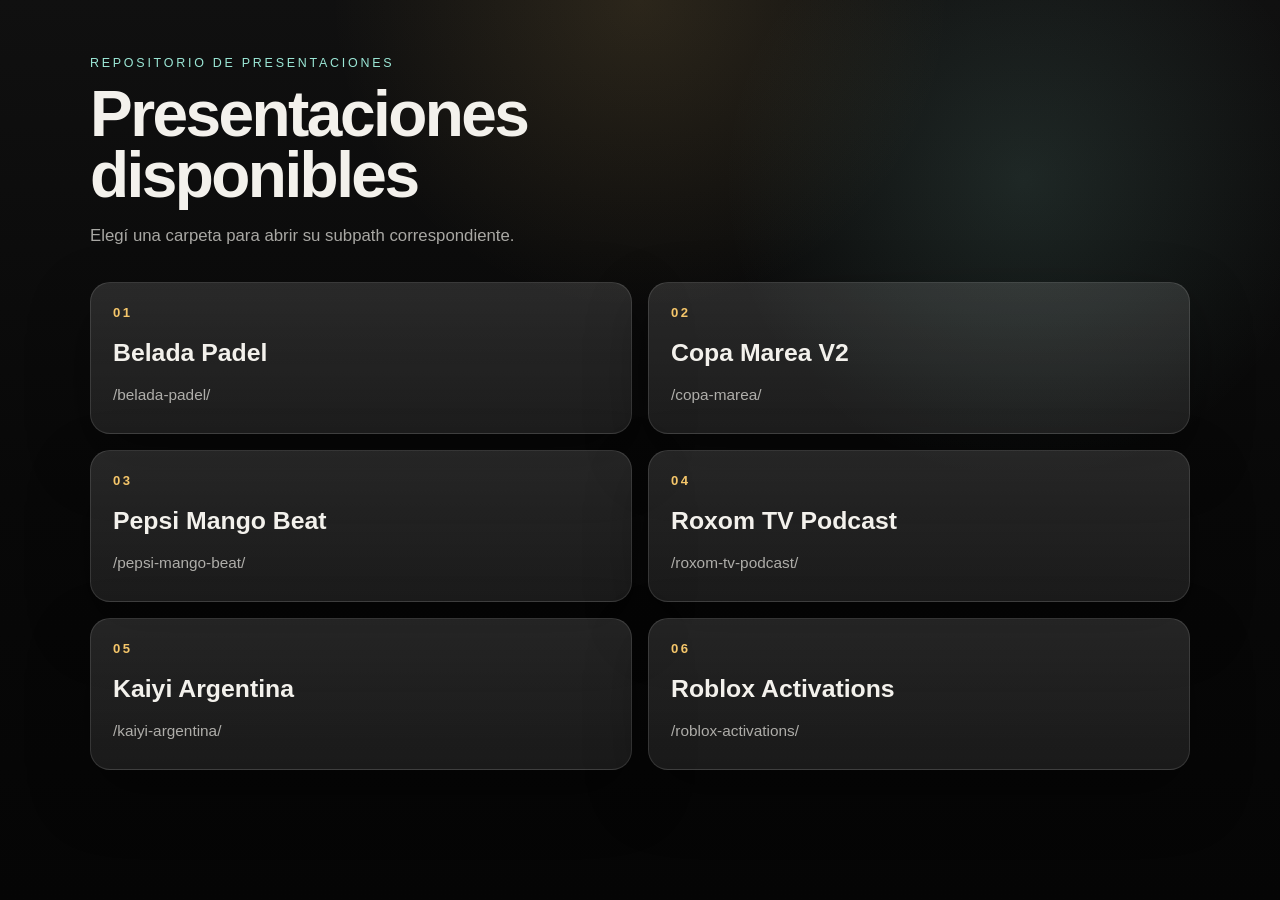
<file: index.html>
<!doctype html>
<html lang="es">
  <head>
    <meta charset="utf-8" />
    <meta name="viewport" content="width=device-width, initial-scale=1" />
    <meta name="description" content="Índice de presentaciones disponibles en este repositorio." />
    <title>Presentaciones</title>
    <link rel="stylesheet" href="/styles.css" />
  </head>
  <body>
    <main class="shell">
      <section class="hero">
        <p class="eyebrow">Repositorio de presentaciones</p>
        <h1>Presentaciones disponibles</h1>
        <p class="lead">
          Elegí una carpeta para abrir su subpath correspondiente.
        </p>
      </section>

      <section class="grid" aria-label="Lista de presentaciones">
        <a class="card" href="/belada-padel/">
          <span class="card-kicker">01</span>
          <span class="card-title">Belada Padel</span>
          <span class="card-path">/belada-padel/</span>
        </a>

        <a class="card" href="/copa-marea/">
          <span class="card-kicker">02</span>
          <span class="card-title">Copa Marea V2</span>
          <span class="card-path">/copa-marea/</span>
        </a>

        <a class="card" href="/pepsi-mango-beat/">
          <span class="card-kicker">03</span>
          <span class="card-title">Pepsi Mango Beat</span>
          <span class="card-path">/pepsi-mango-beat/</span>
        </a>

        <a class="card" href="/roxom-tv-podcast/">
          <span class="card-kicker">04</span>
          <span class="card-title">Roxom TV Podcast</span>
          <span class="card-path">/roxom-tv-podcast/</span>
        </a>

        <a class="card" href="/kaiyi-argentina/">
          <span class="card-kicker">05</span>
          <span class="card-title">Kaiyi Argentina</span>
          <span class="card-path">/kaiyi-argentina/</span>
        </a>

        <a class="card" href="/roblox-activations/">
          <span class="card-kicker">06</span>
          <span class="card-title">Roblox Activations</span>
          <span class="card-path">/roblox-activations/</span>
        </a>
      </section>
    </main>
  </body>
</html>
</file>
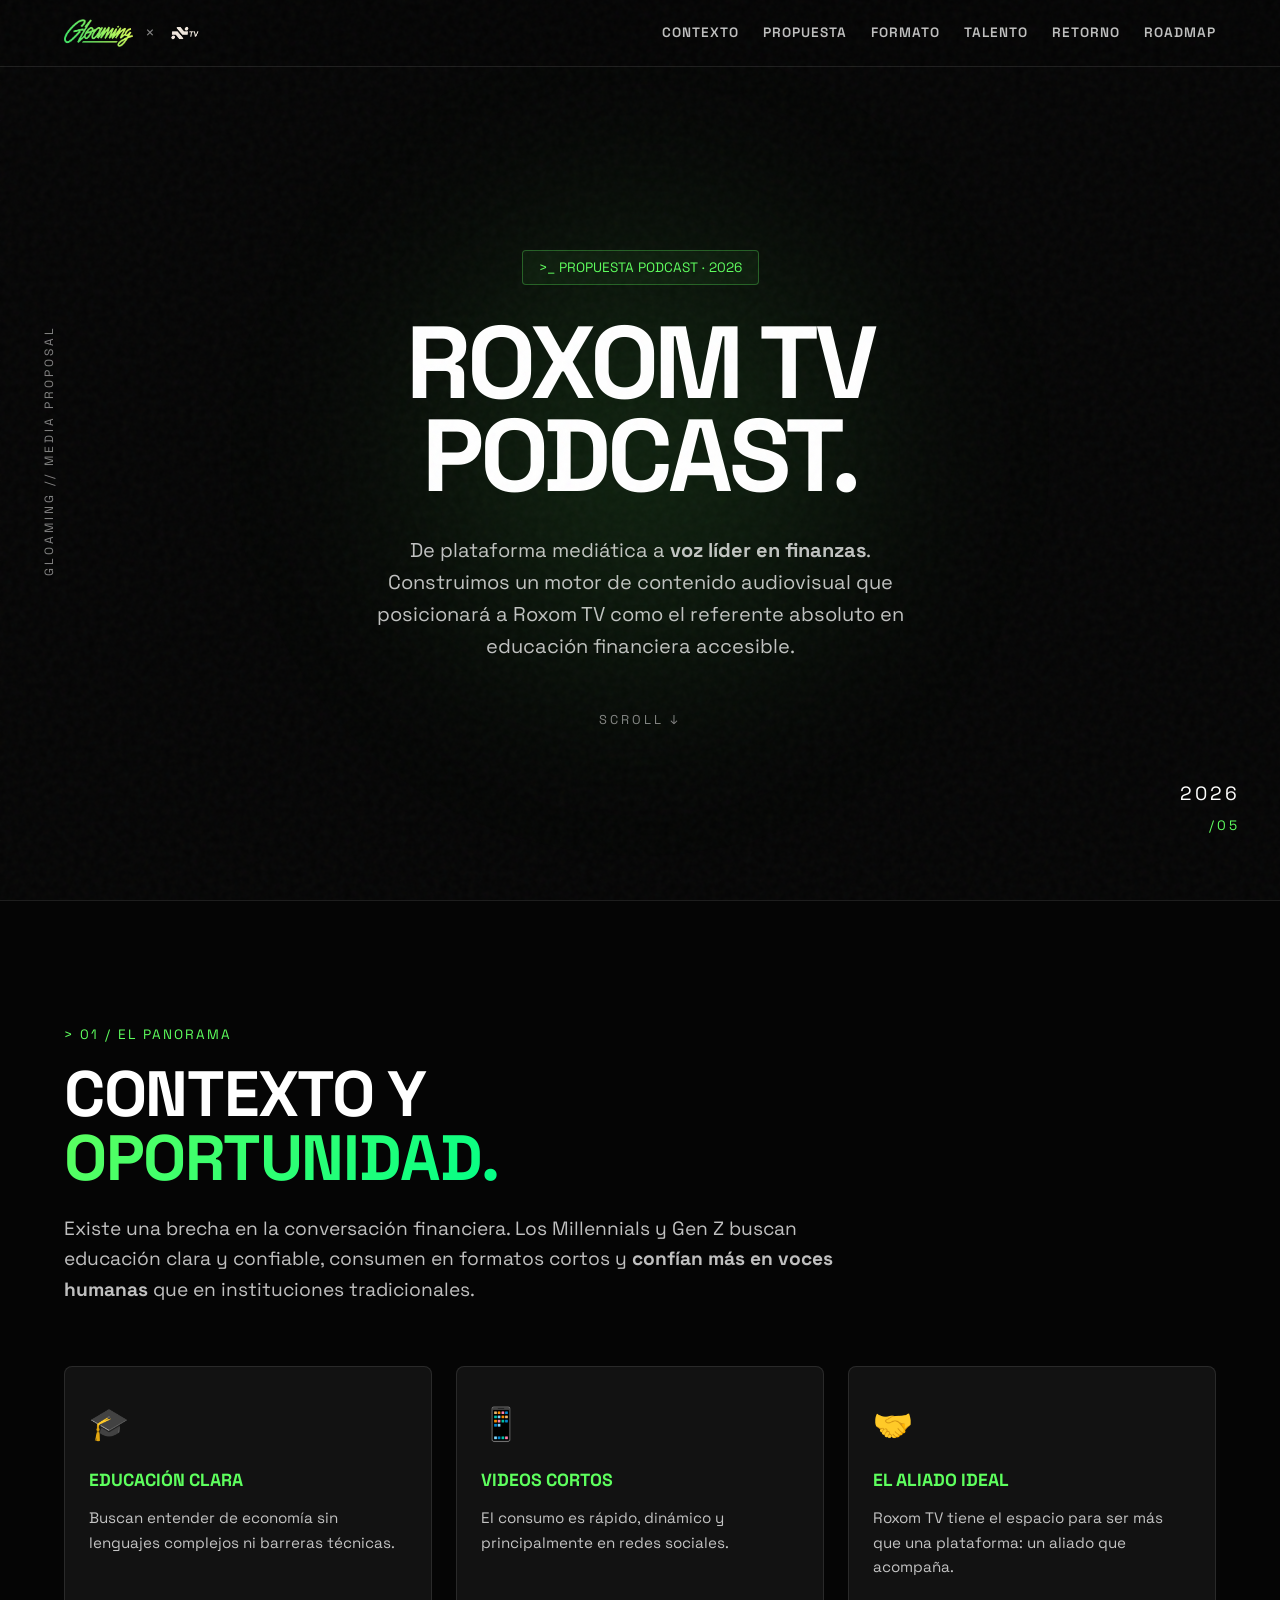
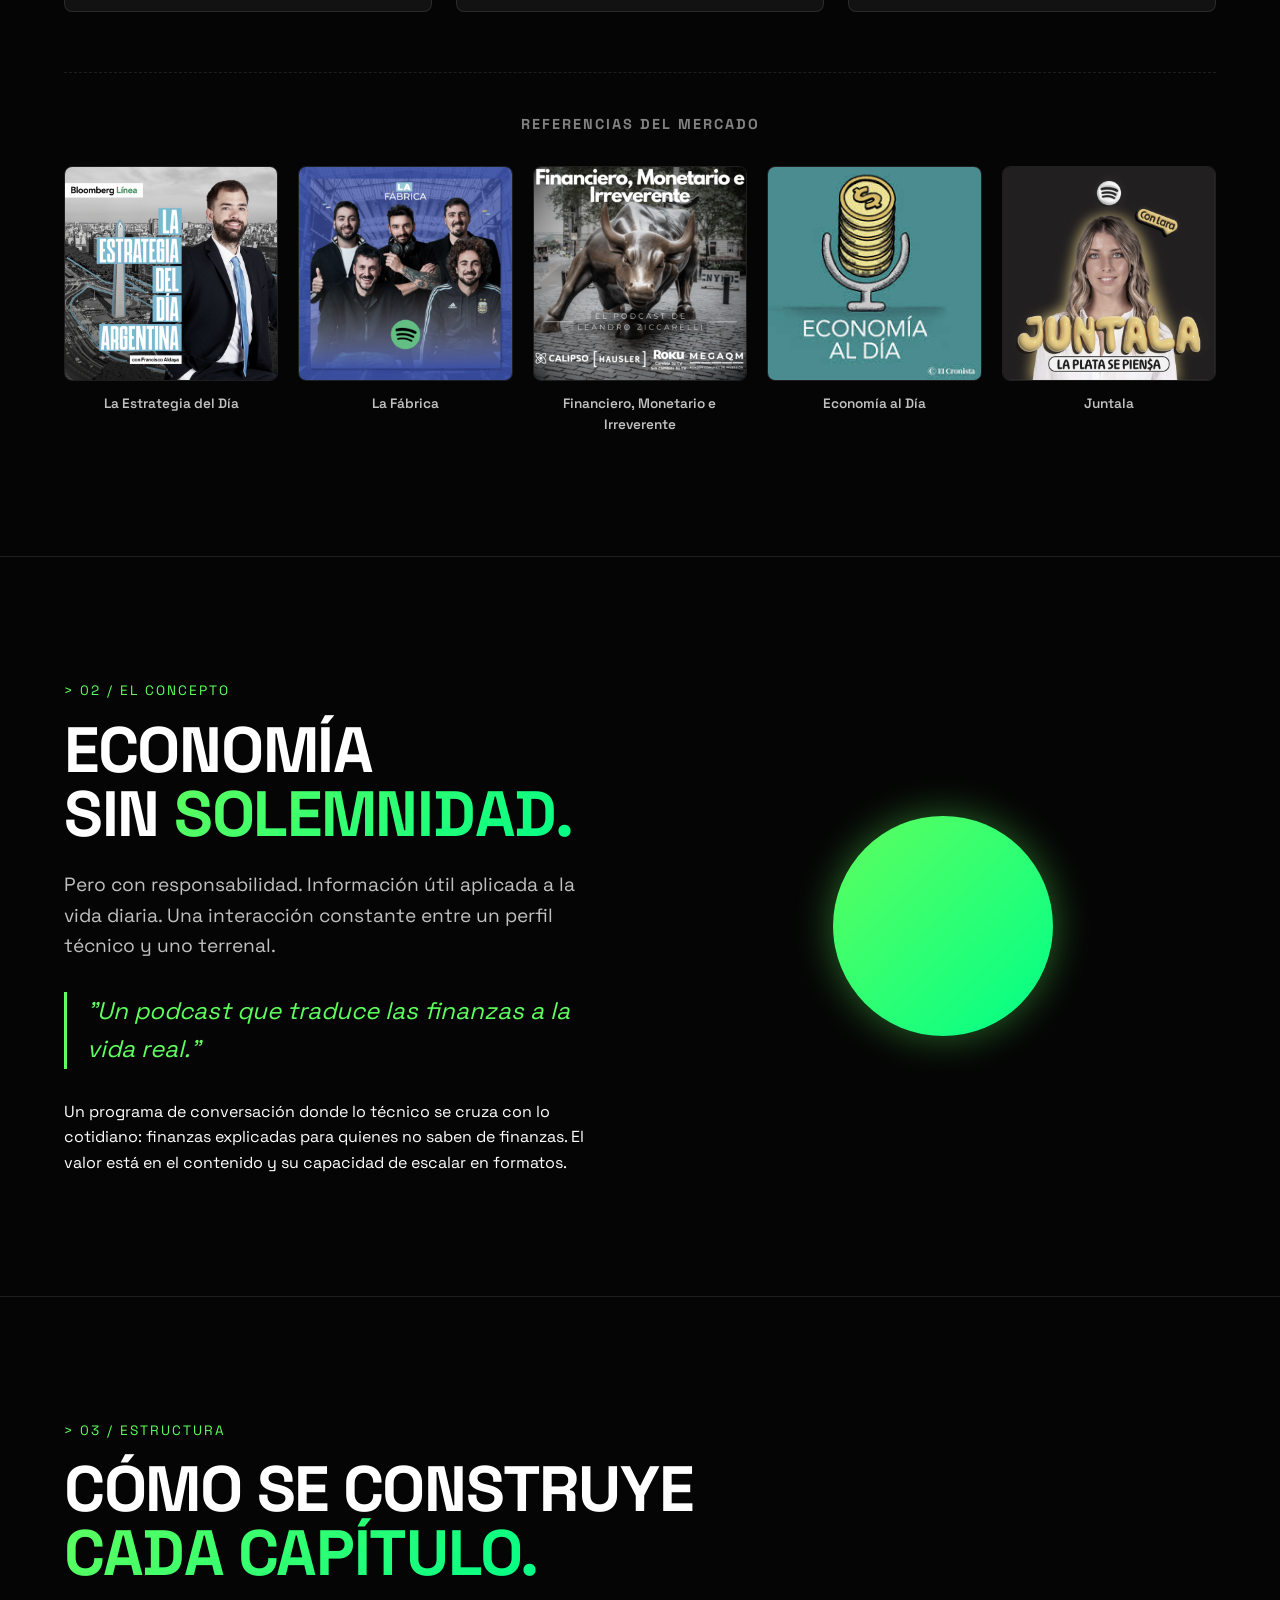
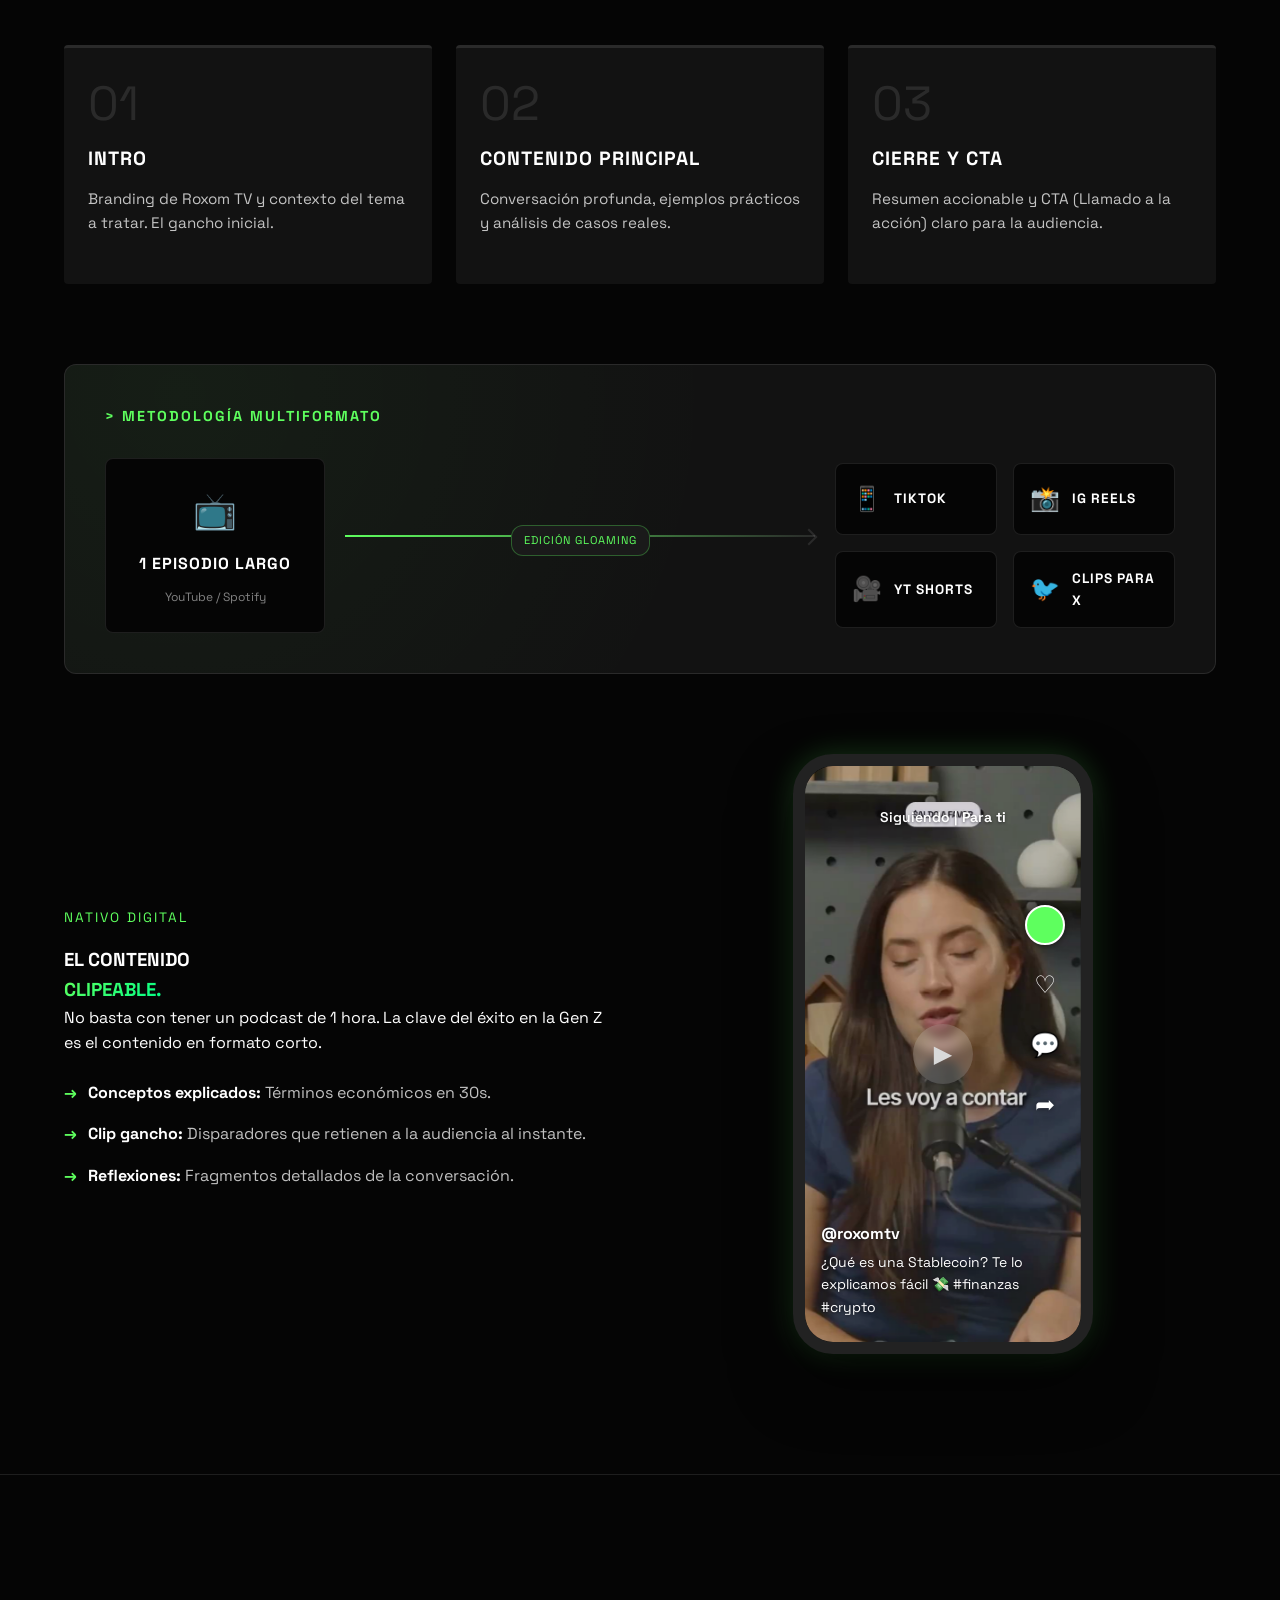
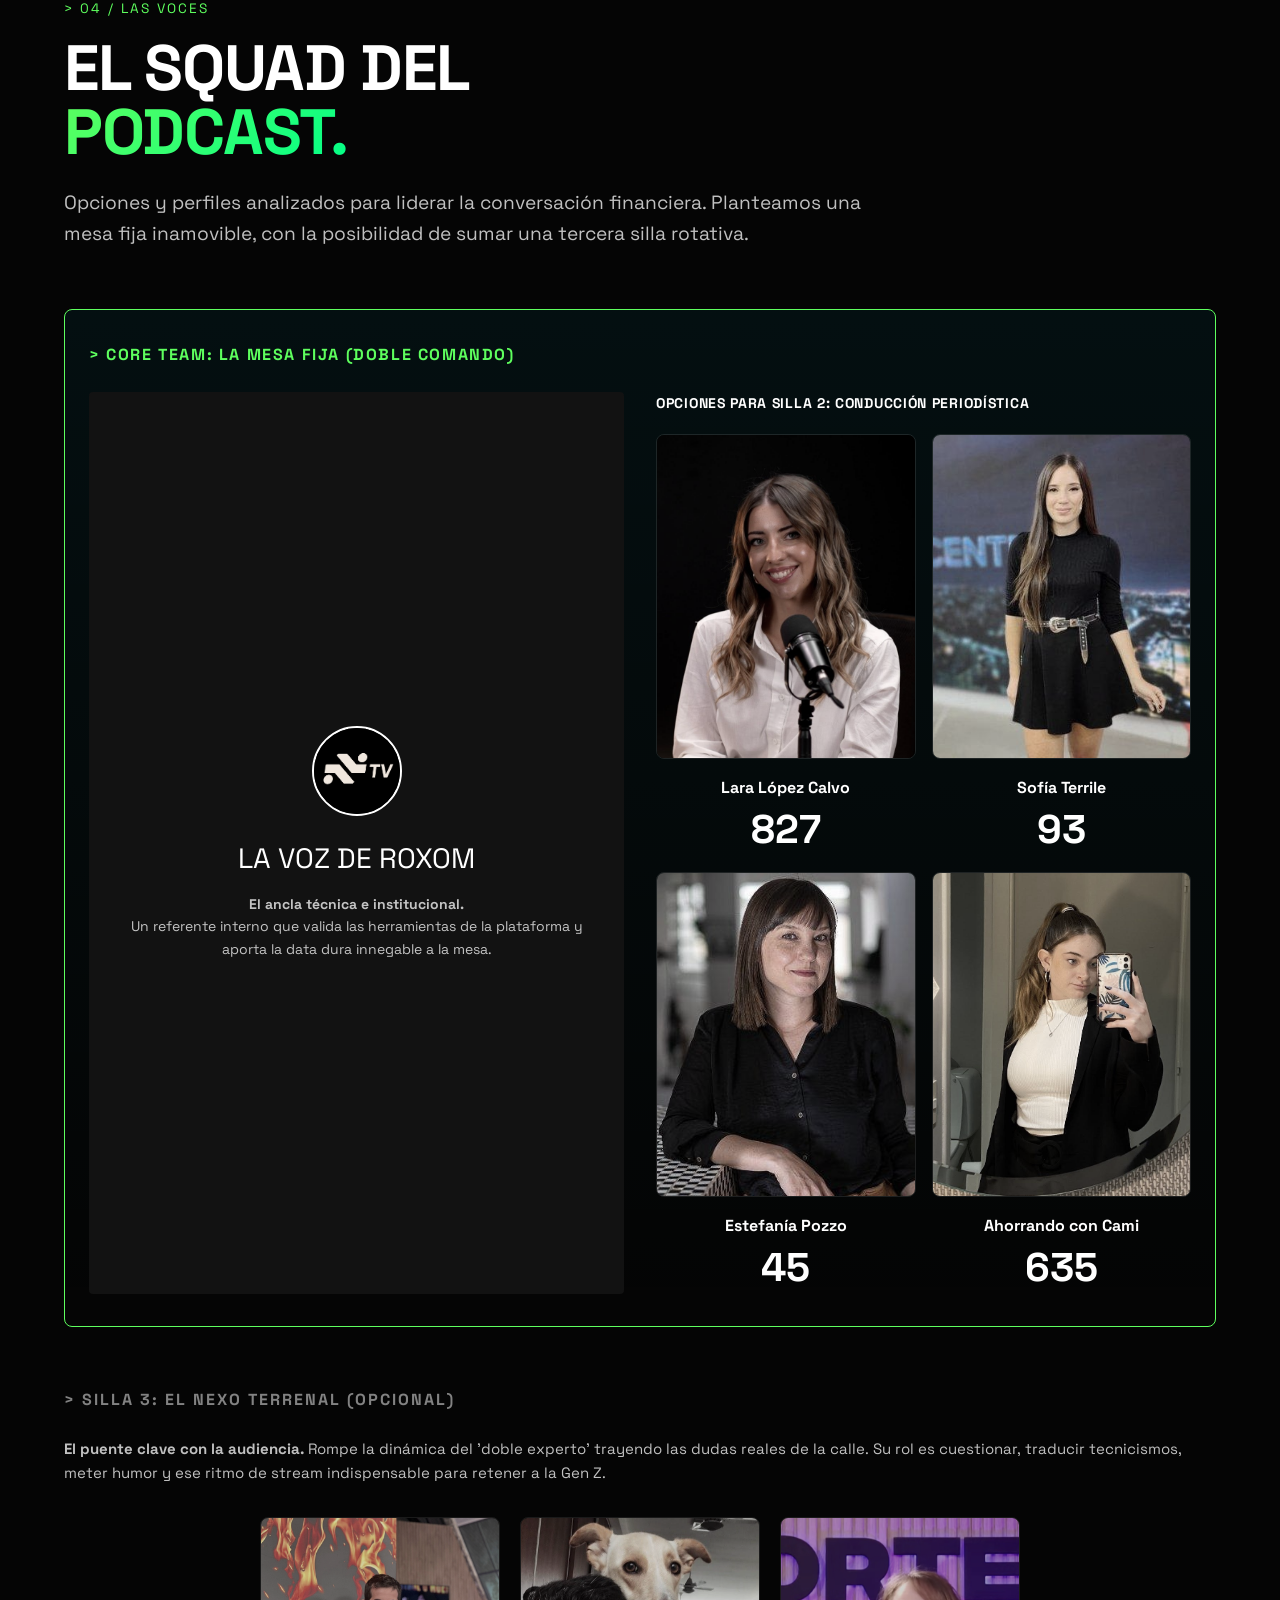
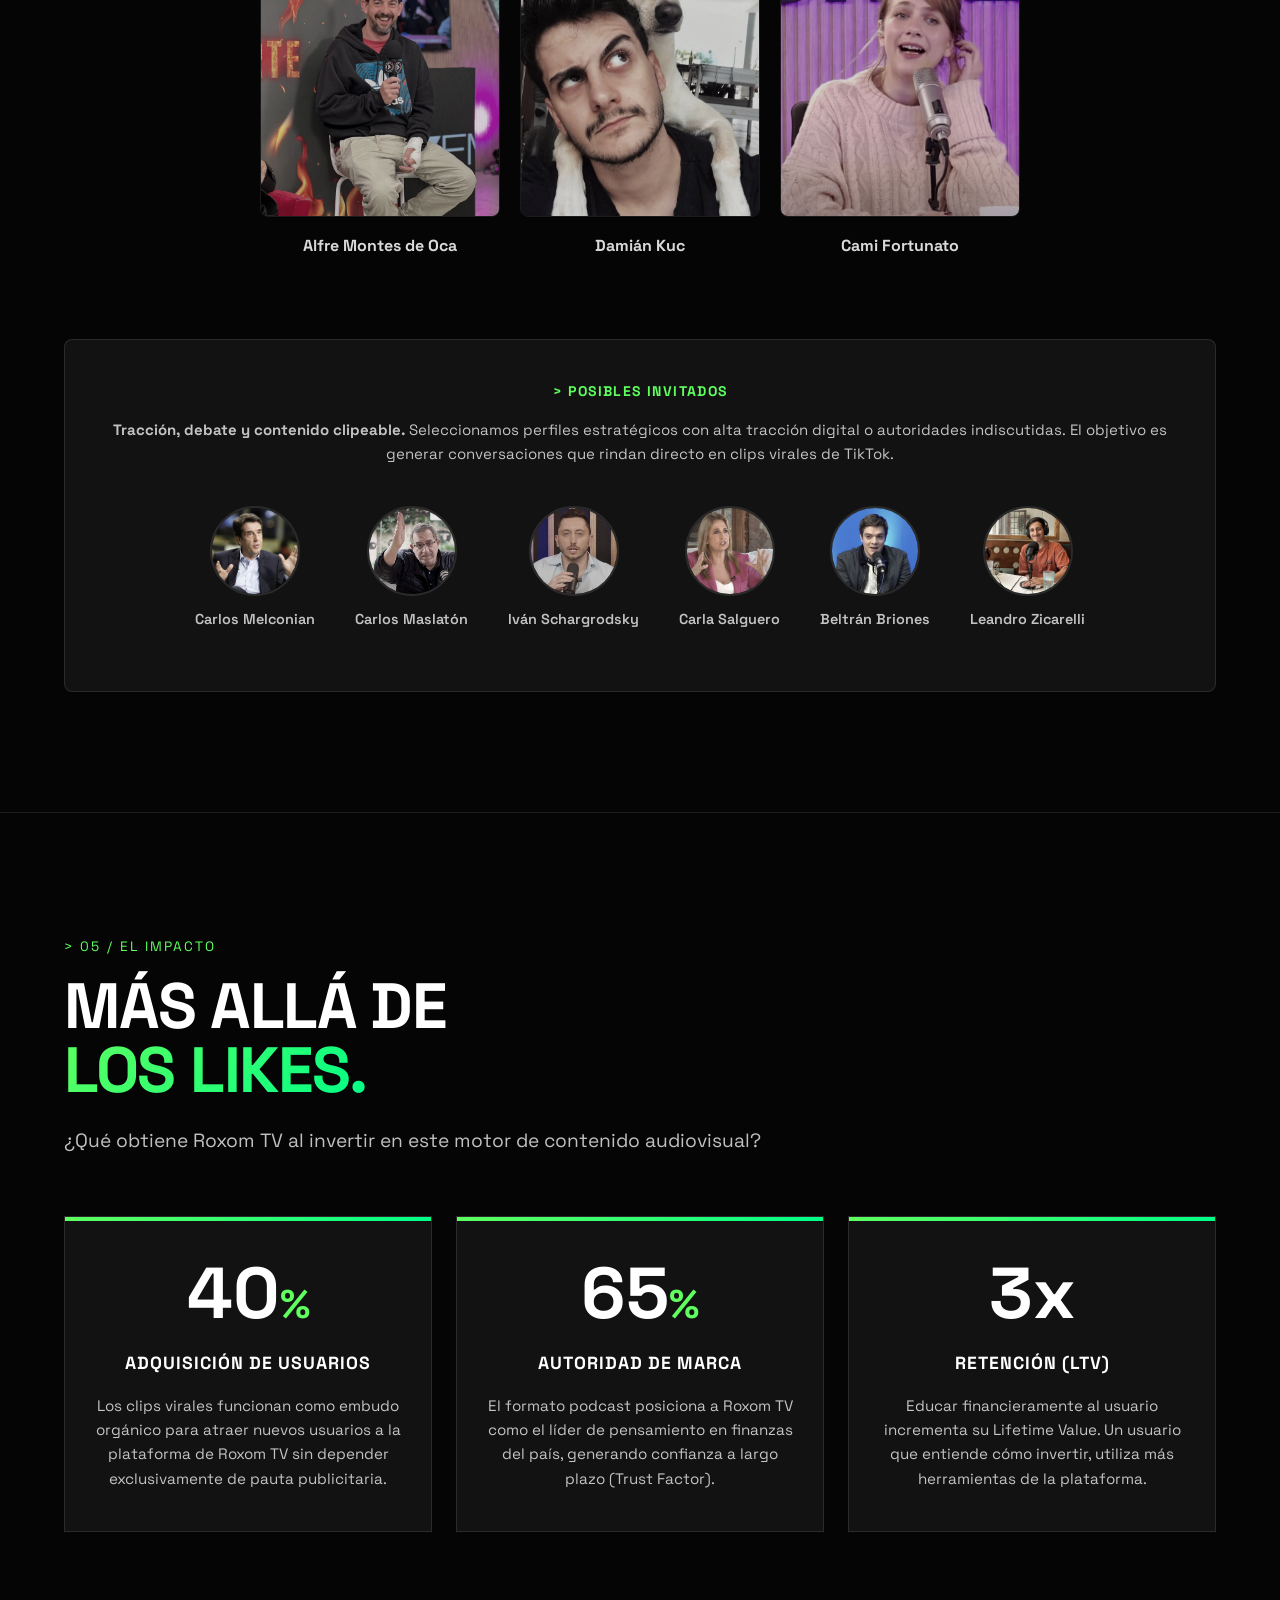
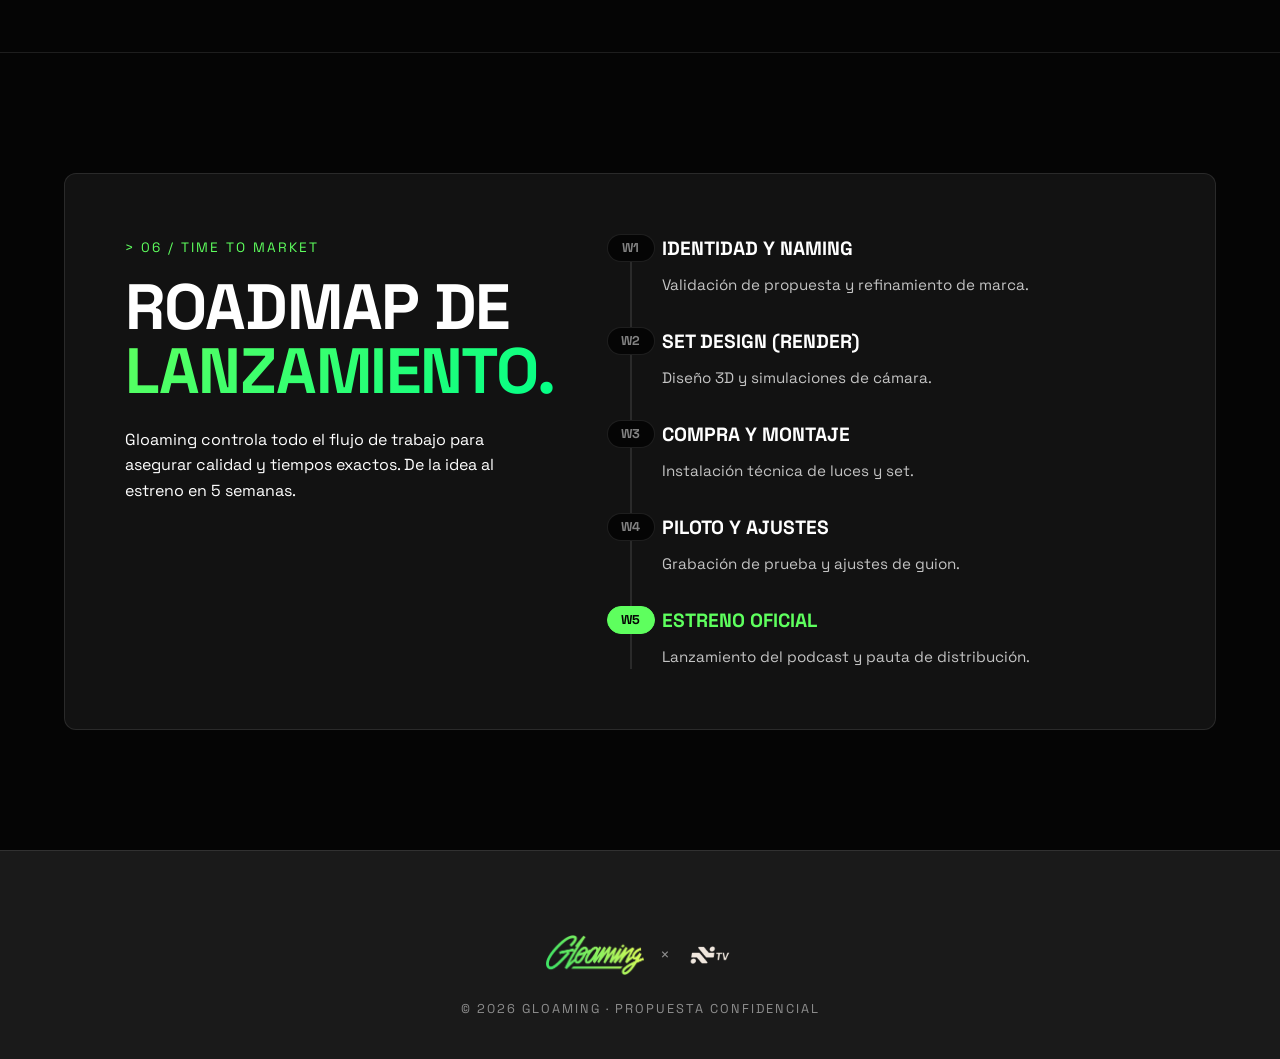
<file: roxom-tv-podcast/index.html>
﻿<!DOCTYPE html>
<html lang="es">
<head>
    <meta charset="UTF-8">
    <meta name="viewport" content="width=device-width, initial-scale=1.0">
    <title>Roxom TV Podcast · Propuesta Gloaming</title>
    <meta name="description" content="Propuesta de motor de contenido audiovisual para Roxom TV. Finanzas explicadas para quienes no saben de finanzas.">
    <link rel="stylesheet" href="styles.css">
</head>
<body>

<!-- Noise overlay -->
<div class="noise-overlay"></div>

<!-- Decorative grid/lines -->
<div class="tech-grid"></div>

<!-- NAV -->
<nav class="nav">
    <div class="nav-inner">
        <div class="nav-brand">
            <img src="assets/images/Gloaming_Logo_Gradient.png" alt="Gloaming" class="nav-gloaming-logo">
            <span class="brand-sep">×</span>
            <img src="assets/images/image33.png" alt="Roxom TV" class="nav-roxom-logo">
        </div>
        <button class="nav-toggle" aria-label="Abrir menú" aria-expanded="false">
            <span class="nav-toggle-bar"></span>
            <span class="nav-toggle-bar"></span>
            <span class="nav-toggle-bar"></span>
        </button>
        <div class="nav-links">
            <a href="#contexto">Contexto</a>
            <a href="#propuesta">Propuesta</a>
            <a href="#formato">Formato</a>
            <a href="#talento">Talento</a>
            <a href="#roi">Retorno</a>
            <a href="#roadmap">RoadMap</a>
        </div>
    </div>
</nav>

<!-- ===== HERO ===== -->
<section class="hero roxom-hero">
    <div class="hero-bg">
        <div class="hero-glow-green"></div>
    </div>

    <div class="vlabel vlabel-left">GLOAMING <span class="sep">//</span> MEDIA PROPOSAL</div>
    <div class="vlabel vlabel-right tech-font"><span class="year">2026</span><span class="ver">/05</span></div>

    <div class="hero-content">
        <div class="hero-text-col">
            <div class="hero-tag reveal">
                <span class="tech-font">&gt;_</span> PROPUESTA PODCAST · 2026
            </div>

            <h1 class="hero-title">
                <span class="line reveal" data-delay="100">ROXOM TV</span>
                <span class="line accent reveal" data-delay="240">PODCAST.</span>
            </h1>

            <p class="hero-sub reveal" data-delay="500">
                De plataforma mediática a <strong>voz líder en finanzas</strong>. <br>
                Construimos un motor de contenido audiovisual que posicionará a Roxom TV 
                como el referente absoluto en educación financiera accesible.
            </p>

            <div class="hero-scroll reveal" data-delay="700">
                <span class="tech-font">SCROLL ↓</span>
            </div>
        </div>
    </div>
</section>

<!-- ===== CONTEXTO Y OPORTUNIDAD ===== -->
<section id="contexto" class="section context-section">
    <div class="container">
        <div class="section-header reveal">
            <span class="kicker tech-font">&gt; 01 / EL PANORAMA</span>
            <h2 class="section-title">
                CONTEXTO Y<br>
                <span class="accent-text">OPORTUNIDAD.</span>
            </h2>
            <p class="lead">
                Existe una brecha en la conversación financiera. Los Millennials y Gen Z buscan educación clara y confiable, consumen en formatos cortos y <strong>confían más en voces humanas</strong> que en instituciones tradicionales.
            </p>
        </div>

        <div class="stats-grid">
            <div class="stat-card reveal" data-delay="0">
                <div class="stat-icon">🎓</div>
                <h3>EDUCACIÓN CLARA</h3>
                <p>Buscan entender de economía sin lenguajes complejos ni barreras técnicas.</p>
            </div>
            <div class="stat-card reveal" data-delay="100">
                <div class="stat-icon">📱</div>
                <h3>VIDEOS CORTOS</h3>
                <p>El consumo es rápido, dinámico y principalmente en redes sociales.</p>
            </div>
            <div class="stat-card reveal" data-delay="200">
                <div class="stat-icon">🤝</div>
                <h3>EL ALIADO IDEAL</h3>
                <p>Roxom TV tiene el espacio para ser más que una plataforma: un aliado que acompaña.</p>
            </div>
        </div>
        
        <div class="competitors-block reveal" data-delay="300">
            <h3 class="competitors-title">REFERENCIAS DEL MERCADO</h3>
            <div class="competitors-grid">
                <div class="comp-card">
                    <div class="comp-img-wrapper">
                        <img src="assets/images/LA ESTRATEGIA DEL DÍA.jpg" alt="La Estrategia del Día" class="comp-img">
                    </div>
                    <span class="comp-name">La Estrategia del Día</span>
                </div>
                <div class="comp-card">
                    <div class="comp-img-wrapper">
                        <img src="assets/images/LA FÁBRICA.jpg" alt="La Fábrica" class="comp-img">
                    </div>
                    <span class="comp-name">La Fábrica</span>
                </div>
                <div class="comp-card">
                    <div class="comp-img-wrapper">
                        <img src="assets/images/FINANCIERO, MONETARIO E IRREVERENTE.jpg" alt="Financiero, Monetario e Irreverente" class="comp-img">
                    </div>
                    <span class="comp-name">Financiero, Monetario e Irreverente</span>
                </div>
                <div class="comp-card">
                    <div class="comp-img-wrapper">
                        <img src="assets/images/ECONOMÍA AL DÍA.jpg" alt="Economía al Día" class="comp-img">
                    </div>
                    <span class="comp-name">Economía al Día</span>
                </div>
                <div class="comp-card">
                    <div class="comp-img-wrapper">
                        <img src="assets/images/JUNTALA.jpg" alt="Juntala" class="comp-img">
                    </div>
                    <span class="comp-name">Juntala</span>
                </div>
            </div>
        </div>
    </div>
</section>

<!-- ===== NUESTRA PROPUESTA ===== -->
<section id="propuesta" class="section proposal-section">
    <div class="container">
        <div class="two-col-grid">
            <div class="col-text reveal">
                <span class="kicker tech-font">&gt; 02 / EL CONCEPTO</span>
                <h2 class="section-title">
                    ECONOMÍA<br>
                    SIN <span class="accent-text">SOLEMNIDAD.</span>
                </h2>
                <p class="lead">
                    Pero con responsabilidad. Información útil aplicada a la vida diaria.
                    Una interacción constante entre un perfil técnico y uno terrenal.
                </p>
                <blockquote class="concept-quote">
                    "Un podcast que traduce las finanzas a la vida real."
                </blockquote>
                <p>
                    Un programa de conversación donde lo técnico se cruza con lo cotidiano: 
                    finanzas explicadas para quienes no saben de finanzas. El valor está en el contenido y su capacidad de escalar en formatos.
                </p>
            </div>
            <div class="col-visual reveal" data-delay="200">
                <div class="abstract-shape">
                    <div class="pulse-ring"></div>
                    <div class="core-circle"></div>
                </div>
            </div>
        </div>
    </div>
</section>

<!-- ===== FORMATO Y PROTOTIPO ===== -->
<section id="formato" class="section format-section">
    <div class="container">
        <div class="section-header reveal">
            <span class="kicker tech-font">&gt; 03 / ESTRUCTURA</span>
            <h2 class="section-title">
                CÓMO SE CONSTRUYE<br>
                <span class="accent-text">CADA CAPÍTULO.</span>
            </h2>
        </div>

        <div class="steps-container">
            <div class="step-card reveal" data-delay="0">
                <div class="step-number tech-font">01</div>
                <div class="step-content-wrapper">
                    <h3>INTRO</h3>
                    <p>Branding de Roxom TV y contexto del tema a tratar. El gancho inicial.</p>
                </div>
            </div>
            <div class="step-card reveal" data-delay="100">
                <div class="step-number tech-font">02</div>
                <div class="step-content-wrapper">
                    <h3>CONTENIDO PRINCIPAL</h3>
                    <p>Conversación profunda, ejemplos prácticos y análisis de casos reales.</p>
                </div>
            </div>
            <div class="step-card reveal" data-delay="200">
                <div class="step-number tech-font">03</div>
                <div class="step-content-wrapper">
                    <h3>CIERRE Y CTA</h3>
                    <p>Resumen accionable y CTA (Llamado a la acción) claro para la audiencia.</p>
                </div>
            </div>
        </div>

        <div class="multiformat-visual-container reveal">
            <h3 class="multiformat-title tech-font">&gt; METODOLOGÍA MULTIFORMATO</h3>
            <div class="flowchart">
                <div class="flow-node main-video">
                    <div class="node-icon">📺</div>
                    <h4>1 EPISODIO LARGO</h4>
                    <span class="node-meta">YouTube / Spotify</span>
                </div>
                <div class="flow-connector">
                    <div class="connector-line"></div>
                    <div class="connector-badge tech-font">EDICIÓN GLOAMING</div>
                </div>
                <div class="flow-sub-grid">
                    <div class="flow-node sub-video clip-tiktok">
                        <div class="node-icon">📱</div>
                        <h4>TIKTOK</h4>
                    </div>
                    <div class="flow-node sub-video clip-reels">
                        <div class="node-icon">📸</div>
                        <h4>IG REELS</h4>
                    </div>
                    <div class="flow-node sub-video clip-shorts">
                        <div class="node-icon">🎥</div>
                        <h4>YT SHORTS</h4>
                    </div>
                    <div class="flow-node sub-video clip-x">
                        <div class="node-icon">🐦</div>
                        <h4>CLIPS PARA X</h4>
                    </div>
                </div>
            </div>
        </div>
        
        <div id="prototipo" class="prototype-block reveal" data-delay="100">
            <div class="prototype-grid">
                <div class="prototype-text">
                    <span class="kicker tech-font">NATIVO DIGITAL</span>
                    <h3>EL CONTENIDO<br> <span class="accent-text">CLIPEABLE.</span></h3>
                    <p>No basta con tener un podcast de 1 hora. La clave del éxito en la Gen Z es el contenido en formato corto.</p>
                    <ul class="proto-list">
                        <li><strong>Conceptos explicados:</strong> Términos económicos en 30s.</li>
                        <li><strong>Clip gancho:</strong> Disparadores que retienen a la audiencia al instante.</li>
                        <li><strong>Reflexiones:</strong> Fragmentos detallados de la conversación.</li>
                    </ul>
                </div>
                <div class="prototype-visual">
                    <div class="phone-mockup">
                        <div class="phone-screen">
                            <div class="tiktok-ui">
                                <div class="tk-top">Siguiendo | <b>Para ti</b></div>
                                <div class="tk-right">
                                    <div class="tk-icon tk-avatar"></div>
                                    <div class="tk-icon tk-heart">♡</div>
                                    <div class="tk-icon tk-comment">💬</div>
                                    <div class="tk-icon tk-share">➦</div>
                                </div>
                                <div class="tk-bottom">
                                    <b>@roxomtv</b>
                                    <p>¿Qué es una Stablecoin? Te lo explicamos fácil 💸 #finanzas #crypto</p>
                                </div>
                            </div>
                            <div class="phone-video-placeholder">
                                <div class="play-btn">▶</div>
                            </div>
                        </div>
                    </div>
                </div>
            </div>
        </div>
    </div>
</section>

<!-- ===== TALENTO ===== -->
<section id="talento" class="section talent-section">
    <div class="container">
        <div class="section-header reveal">
            <span class="kicker tech-font">&gt; 04 / LAS VOCES</span>
            <h2 class="section-title">
                EL SQUAD DEL<br>
                <span class="accent-text">PODCAST.</span>
            </h2>
            <p class="lead">
                Opciones y perfiles analizados para liderar la conversación financiera. Planteamos una mesa fija inamovible, con la posibilidad de sumar una tercera silla rotativa.
            </p>
        </div>

        <div class="main-cast-block reveal">
            <h3 class="tech-font">&gt; CORE TEAM: LA MESA FIJA (DOBLE COMANDO)</h3>

            <div class="two-col-grid main-cast-grid">
                <div class="roxom-expert-card">
                    <img src="assets/images/roxom-tv-profile.jpg" alt="Roxom TV" class="roxom-expert-logo">
                    <div class="roxom-expert-title">LA VOZ DE ROXOM</div>
                    <p>
                        <strong>El ancla técnica e institucional.</strong><br>
                        Un referente interno que valida las herramientas de la plataforma y aporta la data dura innegable a la mesa.
                    </p>
                    <img src="assets/images/roxom-tv-profile.jpg" alt="" class="roxom-expert-bg" aria-hidden="true">
                </div>

                <div class="journalists-block">
                    <p class="journalists-label">OPCIONES PARA SILLA 2: CONDUCCIÓN PERIODÍSTICA</p>

                    <div class="talent-photo-grid cast-talents">
                        <div class="talent-profile">
                            <div class="talent-img-wrapper">
                                <img src="assets/images/LARA LOPEZ CALVO.jpg" alt="Lara López Calvo" class="talent-img">
                            </div>
                            <div class="talent-info talent-stats">
                                <div class="talent-role">Lara López Calvo</div>
                                <div class="stat-num grad-text cast-stat">
                                    <span class="auto-counter" data-target="996" data-suffix="K">0</span>
                                </div>
                            </div>
                        </div>

                        <div class="talent-profile">
                            <div class="talent-img-wrapper">
                                <img src="assets/images/SOFÍA TERRILE.jpg" alt="Sofía Terrile" class="talent-img">
                            </div>
                            <div class="talent-info talent-stats">
                                <div class="talent-role">Sofía Terrile</div>
                                <div class="stat-num grad-text cast-stat">
                                    <span class="auto-counter" data-target="112" data-suffix="K">0</span>
                                </div>
                            </div>
                        </div>

                        <div class="talent-profile">
                            <div class="talent-img-wrapper">
                                <img src="assets/images/ESTEFANÍA POZZO.jpg" alt="Estefanía Pozzo" class="talent-img">
                            </div>
                            <div class="talent-info talent-stats">
                                <div class="talent-role">Estefanía Pozzo</div>
                                <div class="stat-num grad-text cast-stat">
                                    <span class="auto-counter" data-target="55" data-suffix="K">0</span>
                                </div>
                            </div>
                        </div>

                        <div class="talent-profile">
                            <div class="talent-img-wrapper">
                                <img src="assets/images/AHORRANDO CON CAMI.jpg" alt="Ahorrando con Cami" class="talent-img">
                            </div>
                            <div class="talent-info talent-stats">
                                <div class="talent-role">Ahorrando con Cami</div>
                                <div class="stat-num grad-text cast-stat">
                                    <span class="auto-counter" data-target="765" data-suffix="K">0</span>
                                </div>
                            </div>
                        </div>
                    </div>
                </div>
            </div>
        </div>

        <h3 class="talent-section-subtitle tech-font optional-seat-title">&gt; SILLA 3: EL NEXO TERRENAL (OPCIONAL)</h3>
        <p class="lead reveal optional-seat-copy">
            <strong>El puente clave con la audiencia.</strong> Rompe la dinámica del 'doble experto' trayendo las dudas reales de la calle. Su rol es cuestionar, traducir tecnicismos, meter humor y ese ritmo de stream indispensable para retener a la Gen Z.
        </p>

        <div class="co-conductors-grid compact-co-conductors optional-co-conductors">
            <div class="talent-profile reveal" data-delay="0">
                <div class="talent-img-wrapper">
                    <img src="assets/images/ALFRE MONTES DE OCA.jpg" alt="Alfre Montes de Oca" class="talent-img">
                </div>
                <div class="talent-info">
                    <div class="talent-role">Alfre Montes de Oca</div>
                </div>
            </div>
            <div class="talent-profile reveal" data-delay="100">
                <div class="talent-img-wrapper">
                    <img src="assets/images/DAMIAN KUC.jpg" alt="Damián Kuc" class="talent-img">
                </div>
                <div class="talent-info">
                    <div class="talent-role">Damián Kuc</div>
                </div>
            </div>
            <div class="talent-profile reveal" data-delay="200">
                <div class="talent-img-wrapper">
                    <img src="assets/images/CAMI FORTUNATO.png" alt="Cami Fortunato" class="talent-img">
                </div>
                <div class="talent-info">
                    <div class="talent-role">Cami Fortunato</div>
                </div>
            </div>
        </div>

        <div class="guests-block reveal" style="margin-top: 80px;">
            <h3 class="tech-font" style="color: var(--accent); margin-bottom: 16px; font-size: 14px; letter-spacing: 0.1em;">&gt; POSIBLES INVITADOS</h3>
            <p class="lead reveal" style="margin-bottom: 40px; font-size: 15px;">
                <strong>Tracción, debate y contenido clipeable.</strong> Seleccionamos perfiles estratégicos con alta tracción digital o autoridades indiscutidas. El objetivo es generar conversaciones que rindan directo en clips virales de TikTok.
            </p>
            <div class="guests-photos">
                <div class="guest-card">
                    <div class="guest-img-wrapper">
                        <img src="assets/images/CARLOS MELCONIAN.jpg" alt="Carlos Melconian" class="guest-img">
                    </div>
                    <span class="guest-name">Carlos Melconian</span>
                </div>
                <div class="guest-card">
                    <div class="guest-img-wrapper">
                        <img src="assets/images/CARLOS MASLATON.png" alt="Carlos Maslatón" class="guest-img">
                    </div>
                    <span class="guest-name">Carlos Maslatón</span>
                </div>
                <div class="guest-card">
                    <div class="guest-img-wrapper">
                        <img src="assets/images/IVAN SCHAGRDOSKY.jpg" alt="Iván Schargrodsky" class="guest-img">
                    </div>
                    <span class="guest-name">Iván Schargrodsky</span>
                </div>
                <div class="guest-card">
                    <div class="guest-img-wrapper">
                        <img src="assets/images/CARLA SALGUERO.jpg" alt="Carla Salguero" class="guest-img">
                    </div>
                    <span class="guest-name">Carla Salguero</span>
                </div>
                <div class="guest-card">
                    <div class="guest-img-wrapper">
                        <img src="assets/images/BELTRÁN BRIONES.jpg" alt="Beltrán Briones" class="guest-img">
                    </div>
                    <span class="guest-name">Beltrán Briones</span>
                </div>
                <div class="guest-card">
                    <div class="guest-img-wrapper">
                        <img src="assets/images/LEANDRO ZICARELLI.jpg" alt="Leandro Zicarelli" class="guest-img">
                    </div>
                    <span class="guest-name">Leandro Zicarelli</span>
                </div>
            </div>
        </div>
    </div>
</section>
<!-- ===== RETORNO DE INVERSIÓN (ROI) ===== -->
<section id="roi" class="section roi-section">
    <div class="container">
        <div class="section-header reveal">
            <span class="kicker tech-font">&gt; 05 / EL IMPACTO</span>
            <h2 class="section-title">
                MÁS ALLÁ DE<br>
                <span class="accent-text">LOS LIKES.</span>
            </h2>
            <p class="lead">¿Qué obtiene Roxom TV al invertir en este motor de contenido audiovisual?</p>
        </div>
        
        <div class="roi-grid">
            <div class="roi-card reveal" data-delay="0">
                <div class="roi-percent">40<span class="percent-sign">%</span></div>
                <h3>ADQUISICIÓN DE USUARIOS</h3>
                <p>Los clips virales funcionan como embudo orgánico para atraer nuevos usuarios a la plataforma de Roxom TV sin depender exclusivamente de pauta publicitaria.</p>
            </div>
            <div class="roi-card reveal" data-delay="100">
                <div class="roi-percent">65<span class="percent-sign">%</span></div>
                <h3>AUTORIDAD DE MARCA</h3>
                <p>El formato podcast posiciona a Roxom TV como el líder de pensamiento en finanzas del país, generando confianza a largo plazo (Trust Factor).</p>
            </div>
            <div class="roi-card reveal" data-delay="200">
                <div class="roi-percent">3x</div>
                <h3>RETENCIÓN (LTV)</h3>
                <p>Educar financieramente al usuario incrementa su Lifetime Value. Un usuario que entiende cómo invertir, utiliza más herramientas de la plataforma.</p>
            </div>
        </div>
    </div>
</section>

<!-- ===== ROADMAP ===== -->
<section id="roadmap" class="section roadmap-section">
    <div class="container">
        <div class="roadmap-wrapper reveal">
            <div class="roadmap-text">
                <span class="kicker tech-font">&gt; 06 / TIME TO MARKET</span>
                <h2 class="section-title">
                    ROADMAP DE<br>
                    <span class="accent-text">LANZAMIENTO.</span>
                </h2>
                <p>Gloaming controla todo el flujo de trabajo para asegurar calidad y tiempos exactos. De la idea al estreno en 5 semanas.</p>
            </div>
            
            <div class="roadmap-timeline">
                <div class="rm-item">
                    <div class="rm-marker">W1</div>
                    <div class="rm-content">
                        <h4>IDENTIDAD Y NAMING</h4>
                        <p>Validación de propuesta y refinamiento de marca.</p>
                    </div>
                </div>
                <div class="rm-item">
                    <div class="rm-marker">W2</div>
                    <div class="rm-content">
                        <h4>SET DESIGN (RENDER)</h4>
                        <p>Diseño 3D y simulaciones de cámara.</p>
                    </div>
                </div>
                <div class="rm-item">
                    <div class="rm-marker">W3</div>
                    <div class="rm-content">
                        <h4>COMPRA Y MONTAJE</h4>
                        <p>Instalación técnica de luces y set.</p>
                    </div>
                </div>
                <div class="rm-item">
                    <div class="rm-marker">W4</div>
                    <div class="rm-content">
                        <h4>PILOTO Y AJUSTES</h4>
                        <p>Grabación de prueba y ajustes de guion.</p>
                    </div>
                </div>
                <div class="rm-item highlight">
                    <div class="rm-marker">W5</div>
                    <div class="rm-content">
                        <h4>ESTRENO OFICIAL</h4>
                        <p>Lanzamiento del podcast y pauta de distribución.</p>
                    </div>
                </div>
            </div>
        </div>
    </div>
</section>

<!-- ===== FOOTER ===== -->
<footer class="footer">
    <div class="container">
        <div class="footer-inner">
            <div class="footer-bottom" style="border-top: none; padding-top: 0;">
                <div class="brands">
                    <img src="assets/images/Gloaming_Logo_Gradient.png" alt="Gloaming" class="footer-gloaming-logo">
                    <span class="brand-sep">×</span>
                    <img src="assets/images/image33.png" alt="Roxom TV" class="footer-roxom-logo">
                </div>
                <div class="copyright tech-font">© 2026 GLOAMING · PROPUESTA CONFIDENCIAL</div>
            </div>
        </div>
    </div>
</footer>

<script src="script.js"></script>
</body>
</html>
</file>
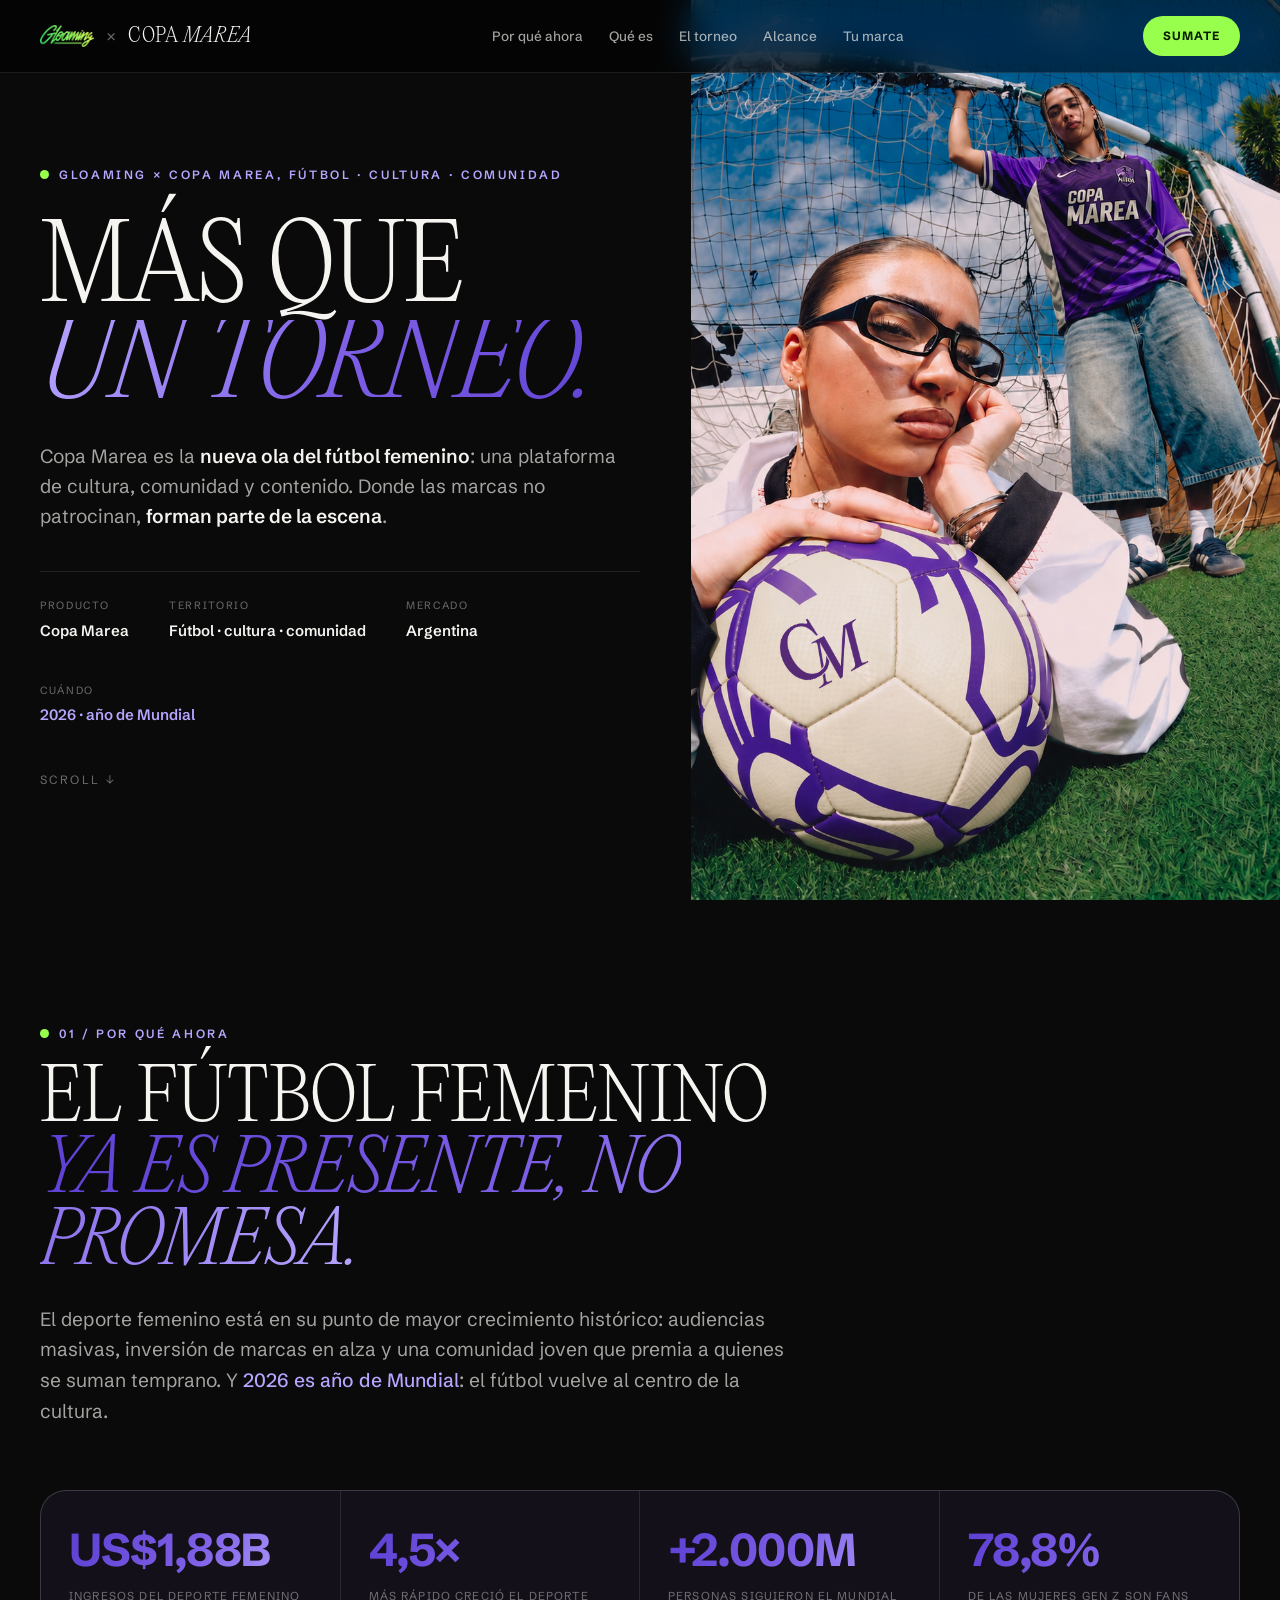
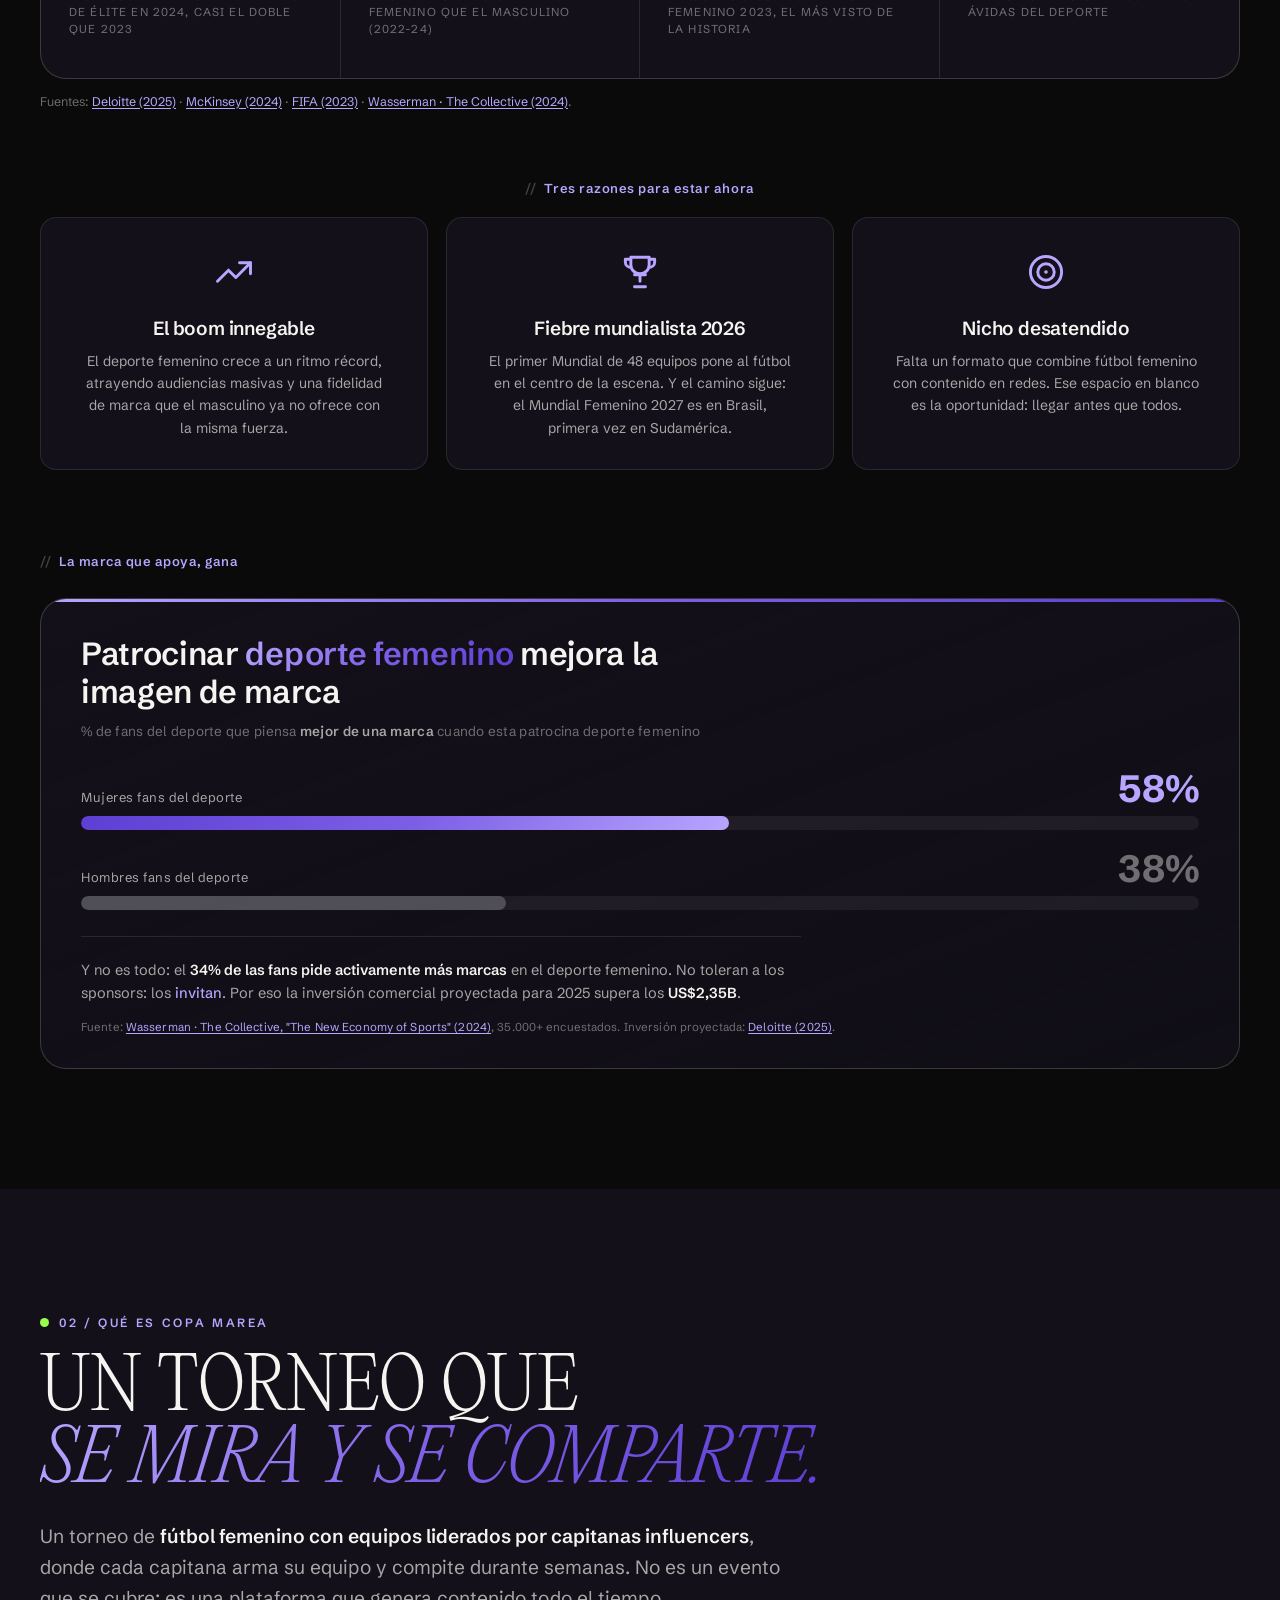
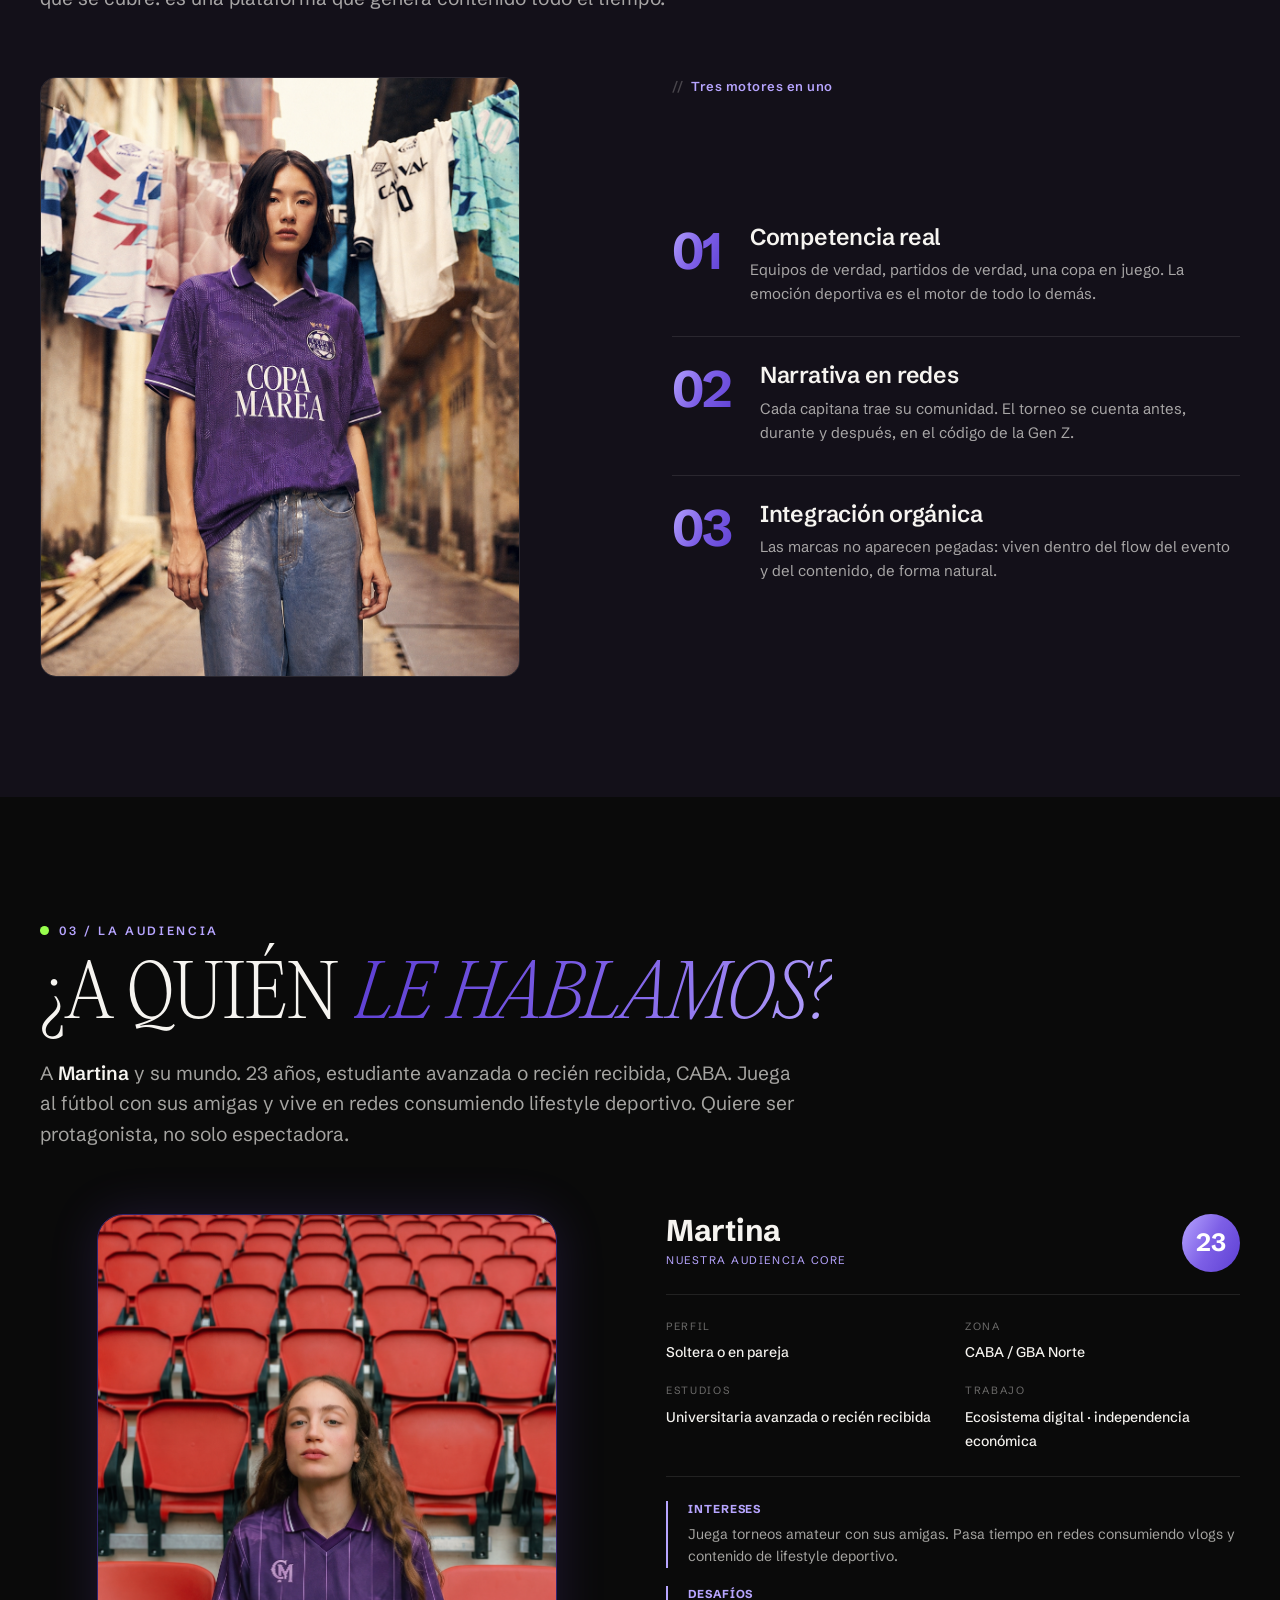
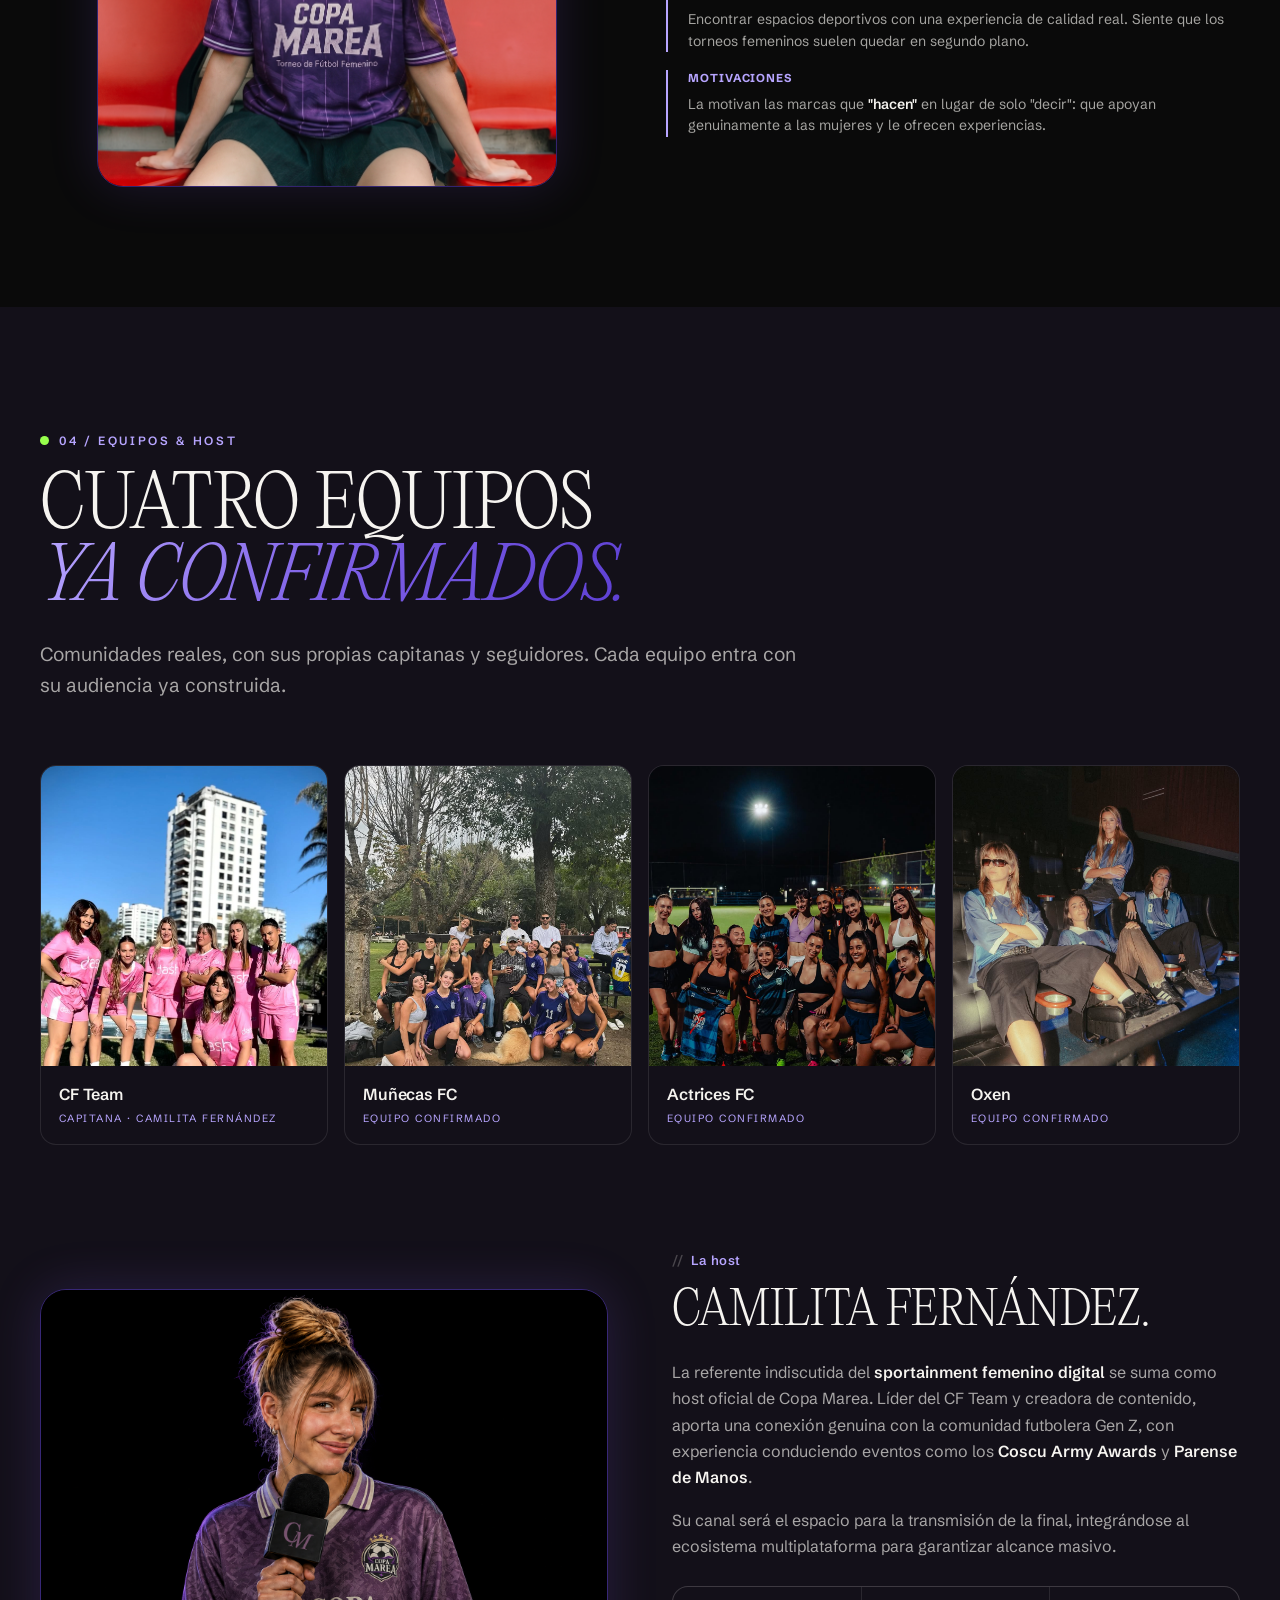
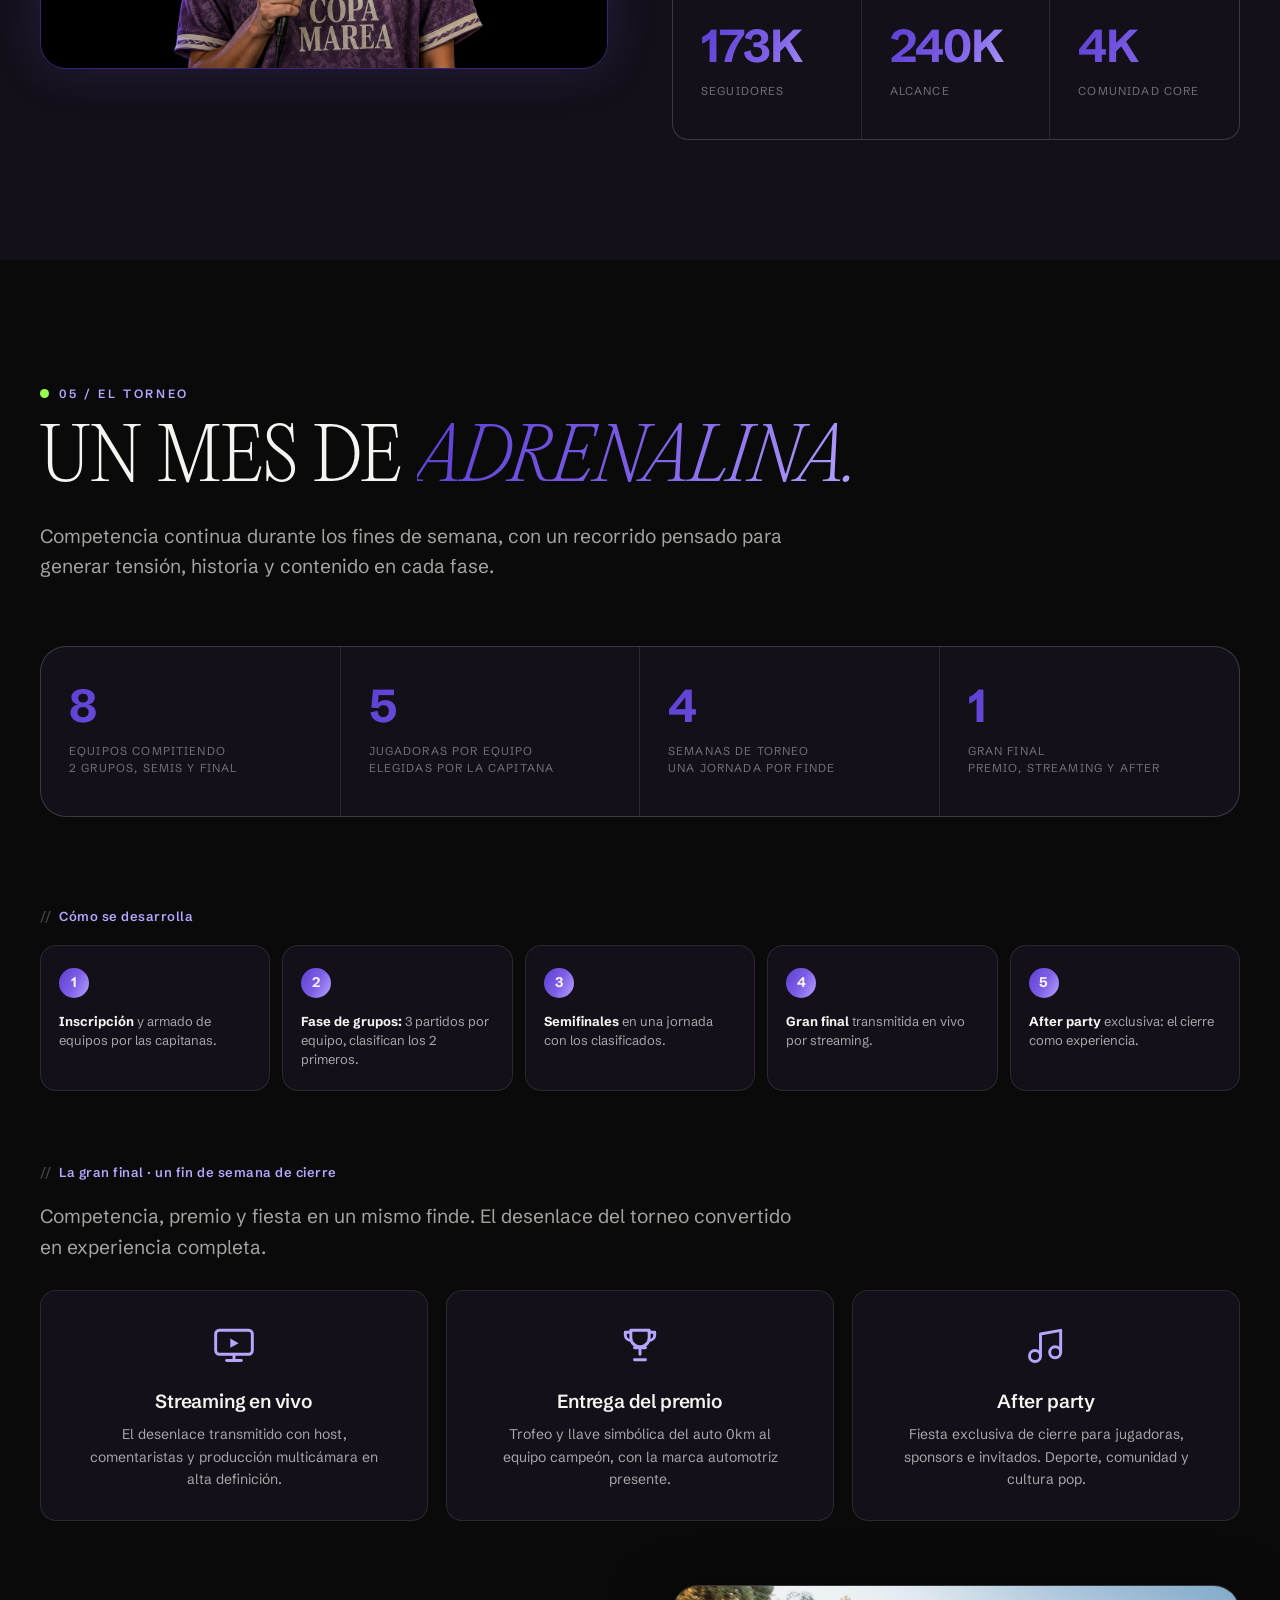
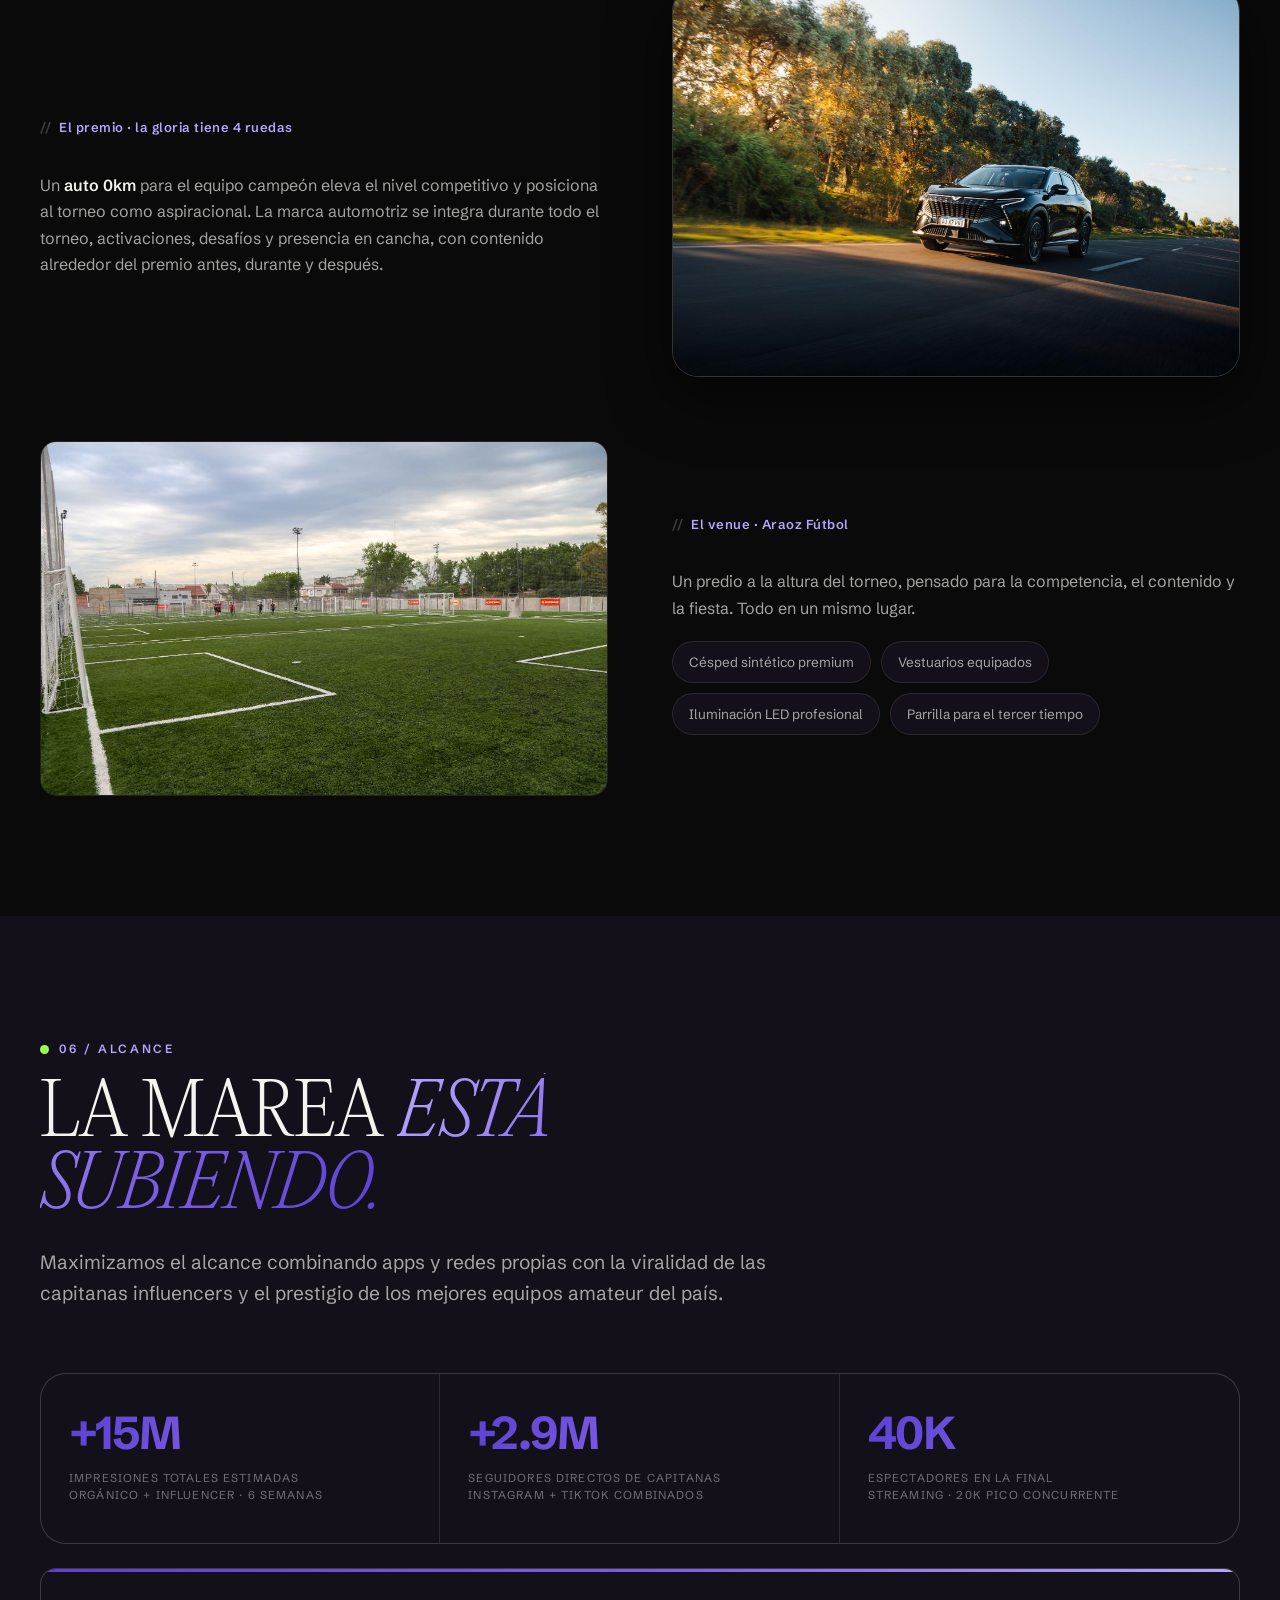
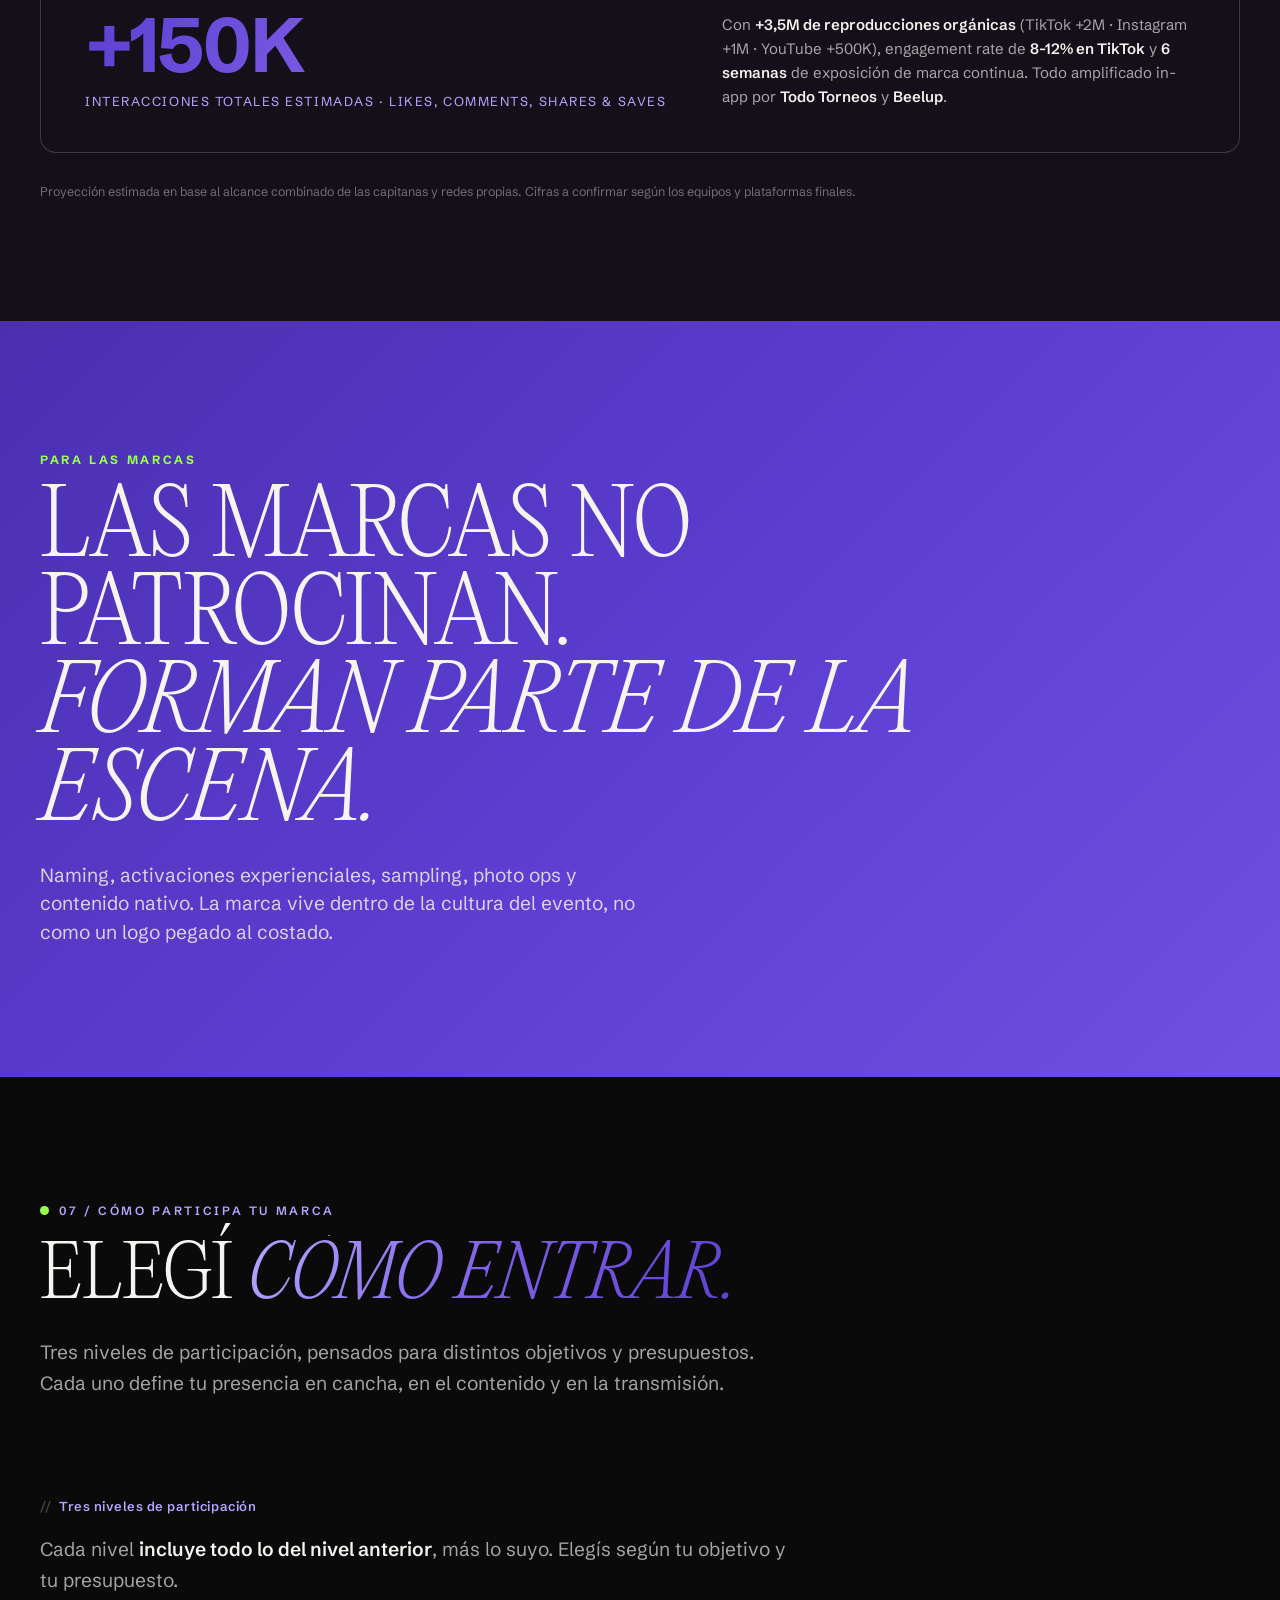
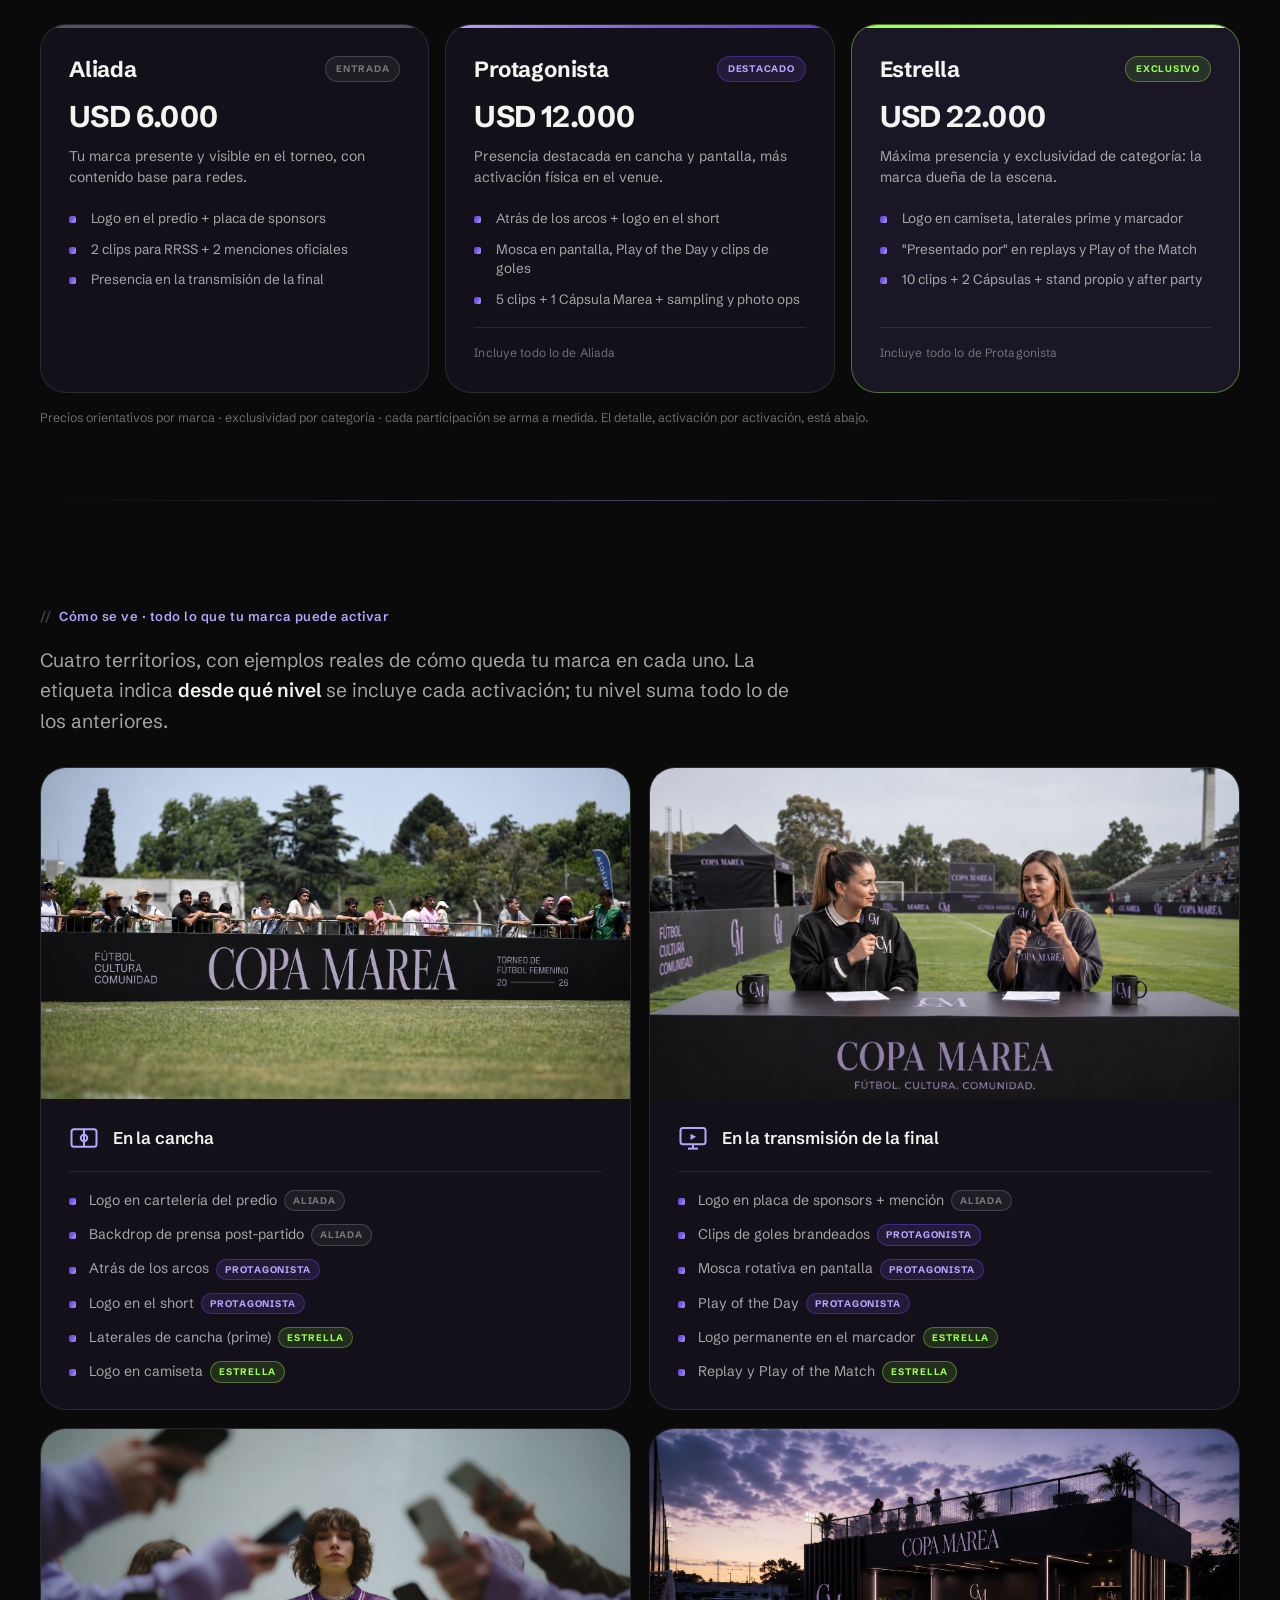
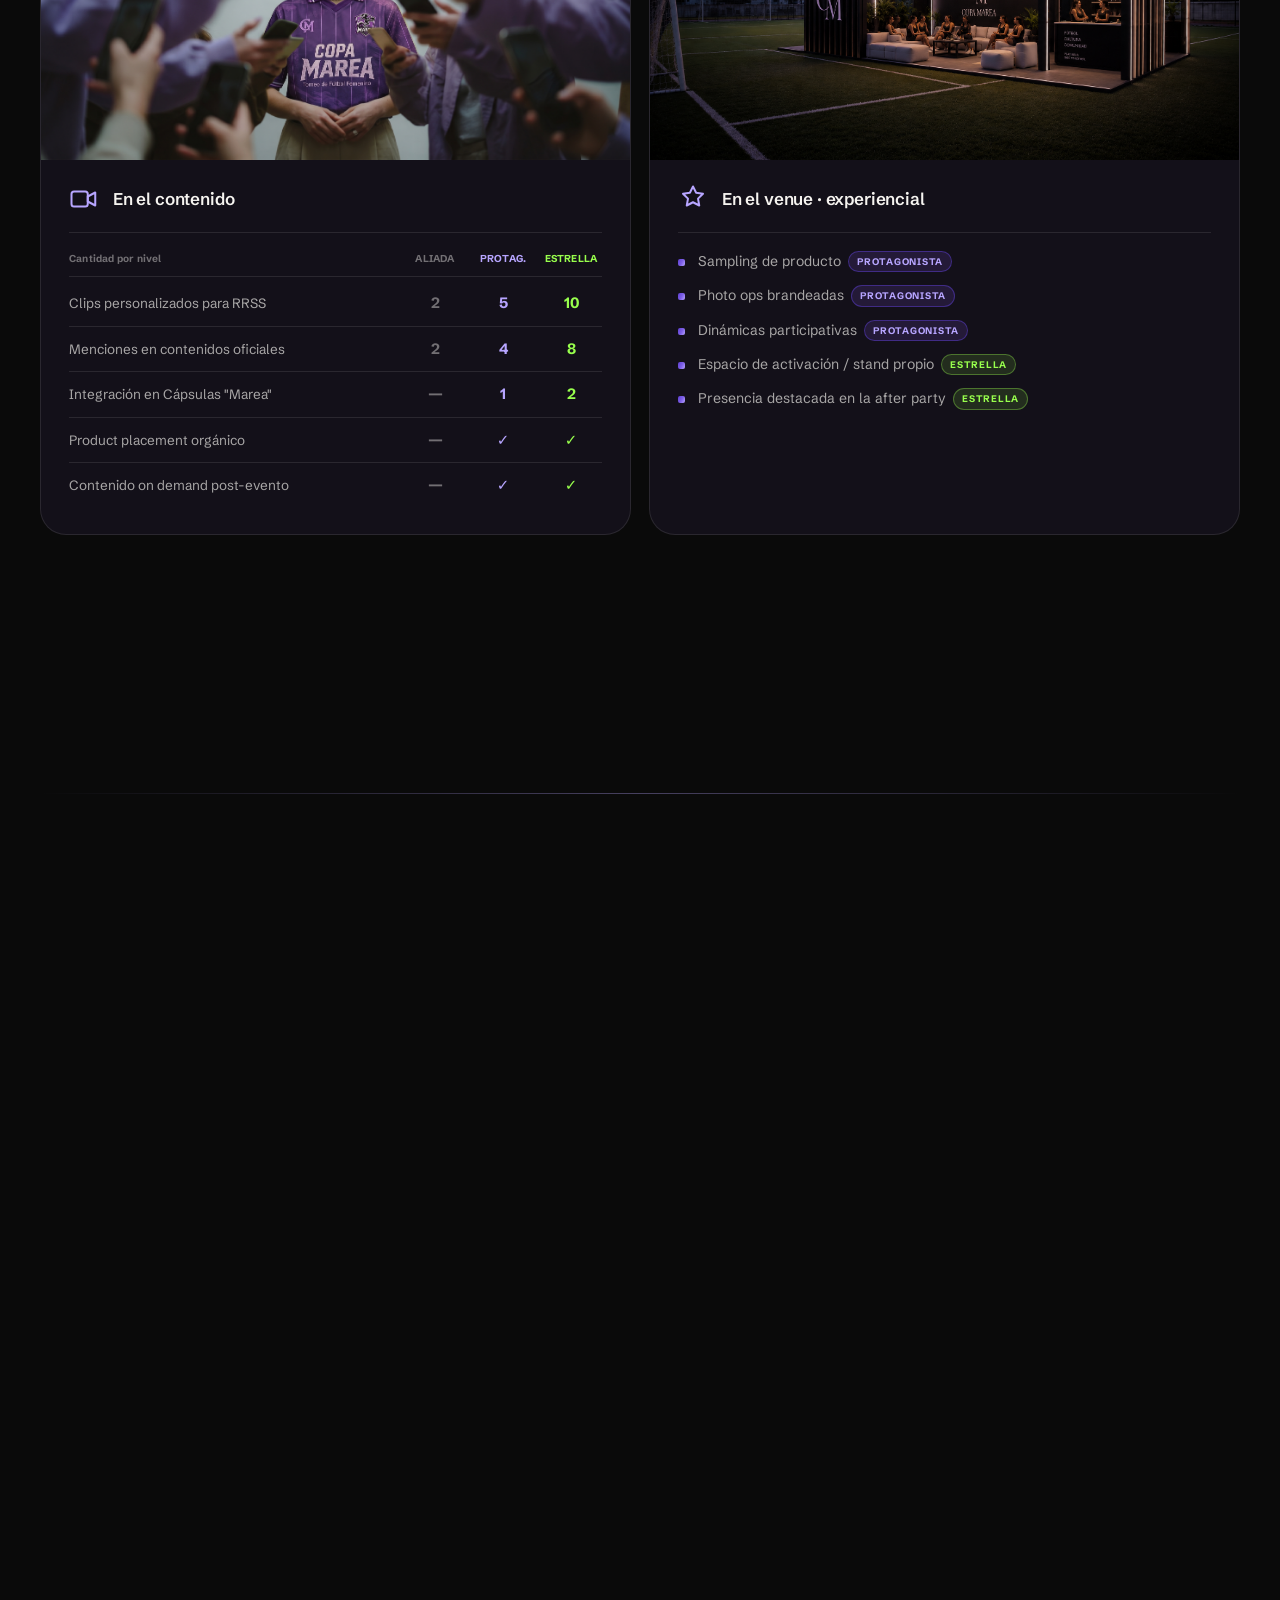
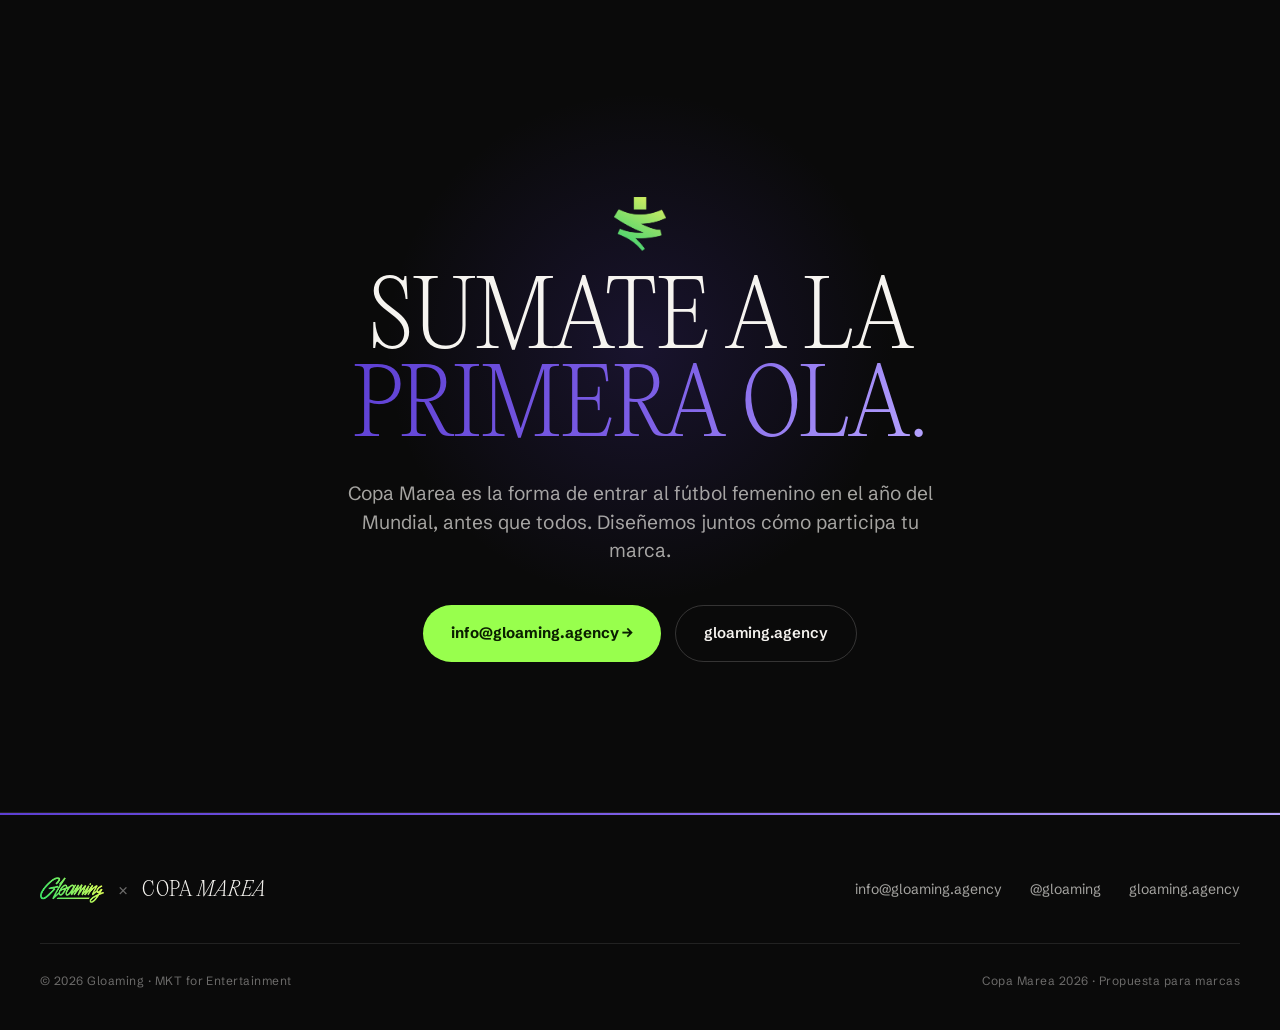
<file: copa-marea-v2/copa-marea-v2/index.html>
<!DOCTYPE html>
<html lang="es">
<head>
<meta charset="UTF-8">
<meta name="viewport" content="width=device-width, initial-scale=1.0">
<title>Copa Marea 2026 · Más que un torneo, una plataforma de contenido, by Gloaming</title>
<meta name="description" content="Copa Marea: el torneo de fútbol femenino liderado por capitanas influencers que es una plataforma de contenido para marcas. Activaciones, niveles de participación y alcance. Una propuesta Gloaming.">
<link rel="preconnect" href="https://fonts.googleapis.com">
<link rel="preconnect" href="https://fonts.gstatic.com" crossorigin>
<link href="https://fonts.googleapis.com/css2?family=Space+Grotesk:wght@300;400;500;600;700&display=swap" rel="stylesheet">
<link rel="stylesheet" href="styles.css">
</head>
<body>

<!-- ===================== NAV ===================== -->
<!-- backdrop-filter inline: el minificador de Next (Lightning CSS) lo elimina del CSS al publicar -->
<nav class="nav" style="-webkit-backdrop-filter:saturate(160%) blur(18px);backdrop-filter:saturate(160%) blur(18px)">
  <div class="nav-inner">
    <a href="#top" class="nav-brand">
      <img src="assets/img/gloaming-logo-white.png" alt="Gloaming" class="gl">
      <span class="x">×</span>
      <span class="brand-tt">COPA <em>MAREA</em></span>
    </a>
    <button class="nav-toggle" aria-label="Menú" aria-expanded="false">
      <span></span><span></span><span></span>
    </button>
    <div class="nav-links">
      <a href="#ahora">Por qué ahora</a>
      <a href="#que-es">Qué es</a>
      <a href="#torneo">El torneo</a>
      <a href="#alcance">Alcance</a>
      <a href="#marcas">Tu marca</a>
    </div>
    <a href="mailto:info@gloaming.agency" class="nav-cta">Sumate</a>
  </div>
</nav>

<!-- ===================== HERO ===================== -->
<header class="hero" id="top">
  <div class="hero-bg"><img src="assets/img/que-es.png" alt="Copa Marea · la nueva ola del fútbol femenino"></div>
  <div class="container">
    <div class="hero-grid">
      <div class="hero-text">
        <span class="kicker v reveal">Gloaming × Copa Marea, Fútbol · Cultura · Comunidad</span>
        <h1 class="reveal" data-d="80">
          <span class="l">Más que</span>
          <span class="l grad-violet">un torneo.</span>
        </h1>
        <p class="hero-sub reveal" data-d="240">
          Copa Marea es la <strong>nueva ola del fútbol femenino</strong>: una plataforma de
          cultura, comunidad y contenido. Donde las marcas no patrocinan, <strong>forman parte
          de la escena</strong>.
        </p>
        <div class="hero-meta reveal" data-d="400">
          <div><div class="m-l">Producto</div><div class="m-v">Copa Marea</div></div>
          <div><div class="m-l">Territorio</div><div class="m-v">Fútbol · cultura · comunidad</div></div>
          <div><div class="m-l">Mercado</div><div class="m-v">Argentina</div></div>
          <div><div class="m-l">Cuándo</div><div class="m-v violet">2026 · año de Mundial</div></div>
        </div>
        <div class="hero-scroll reveal" data-d="600">SCROLL ↓</div>
      </div>
    </div>
  </div>
</header>

<!-- ===================== 01 · POR QUÉ AHORA ===================== -->
<section class="section" id="ahora">
  <div class="container">
    <div class="section-head reveal">
      <span class="kicker">01 / Por qué ahora</span>
      <h2 class="section-title">El fútbol femenino<br><span class="grad-text">ya es presente, no promesa.</span></h2>
      <p class="lead">El deporte femenino está en su punto de mayor crecimiento histórico: audiencias masivas, inversión de marcas en alza y una comunidad joven que premia a quienes se suman temprano. Y <span class="green">2026 es año de Mundial</span>: el fútbol vuelve al centro de la cultura.</p>
    </div>
    <div class="stats cols-4 reveal" data-d="100">
      <div class="stat"><div class="n gr">US$1,88B</div><div class="l">Ingresos del deporte femenino de élite en 2024, casi el doble que 2023</div></div>
      <div class="stat"><div class="n gr">4,5×</div><div class="l">Más rápido creció el deporte femenino que el masculino (2022-24)</div></div>
      <div class="stat"><div class="n gr">+2.000M</div><div class="l">Personas siguieron el Mundial Femenino 2023, el más visto de la historia</div></div>
      <div class="stat"><div class="n gr">78,8%</div><div class="l">De las mujeres Gen Z son fans ávidas del deporte</div></div>
    </div>
    <p class="note reveal" style="margin-top:14px">Fuentes:
      <a href="https://www.deloitte.com/us/en/about/press-room/womens-elite-sports-exceed-expectations.html" target="_blank" rel="noopener">Deloitte (2025)</a> ·
      <a href="https://www.mckinsey.com/industries/technology-media-and-telecommunications/our-insights/closing-the-monetization-gap-in-womens-sports-a-2-point-5-billion-dollar-opportunity" target="_blank" rel="noopener">McKinsey (2024)</a> ·
      <a href="https://inside.fifa.com/tournament-organisation/audience-reports/australia-new-zealand-2023" target="_blank" rel="noopener">FIFA (2023)</a> ·
      <a href="https://www.teamwass.com/news/wassermans-the-collective-launches-research-proving-that-women-are-driving-the-global-growth-in-sports-fandom/" target="_blank" rel="noopener">Wasserman · The Collective (2024)</a>.</p>

    <div class="reveal" style="margin-top:64px; text-align:center">
      <span class="sub-label" style="justify-content:center; margin-top:0">Tres razones para estar ahora</span>
    </div>
    <div class="cards c3 reveal" data-d="120">
      <div class="card center">
        <svg class="ico" viewBox="0 0 24 24" fill="none" stroke="currentColor" stroke-width="1.6" stroke-linecap="round" stroke-linejoin="round"><polyline points="3 17 9 11 13 15 21 7"/><polyline points="15 7 21 7 21 13"/></svg>
        <h3>El boom innegable</h3>
        <p>El deporte femenino crece a un ritmo récord, atrayendo audiencias masivas y una fidelidad de marca que el masculino ya no ofrece con la misma fuerza.</p>
      </div>
      <div class="card center">
        <svg class="ico" viewBox="0 0 24 24" fill="none" stroke="currentColor" stroke-width="1.6" stroke-linecap="round" stroke-linejoin="round"><path d="M7 4h10v4a5 5 0 01-10 0z"/><path d="M9 13.5h6M12 13.5v3.5M9 20h6"/><path d="M7 5H4v1.5a3 3 0 003 3M17 5h3v1.5a3 3 0 01-3 3"/></svg>
        <h3>Fiebre mundialista 2026</h3>
        <p>El primer Mundial de 48 equipos pone al fútbol en el centro de la escena. Y el camino sigue: el Mundial Femenino 2027 es en Brasil, primera vez en Sudamérica.</p>
      </div>
      <div class="card center">
        <svg class="ico" viewBox="0 0 24 24" fill="none" stroke="currentColor" stroke-width="1.6" stroke-linecap="round" stroke-linejoin="round"><circle cx="12" cy="12" r="8.5"/><circle cx="12" cy="12" r="4.5"/><circle cx="12" cy="12" r="1" fill="currentColor" stroke="none"/></svg>
        <h3>Nicho desatendido</h3>
        <p>Falta un formato que combine fútbol femenino con contenido en redes. Ese espacio en blanco es la oportunidad: llegar antes que todos.</p>
      </div>
    </div>

    <div class="reveal" style="margin-top:48px">
      <span class="sub-label">La marca que apoya, gana</span>
      <div class="vs-block">
        <h3 class="vs-title">Patrocinar <span class="grad-violet">deporte femenino</span> mejora la imagen de marca</h3>
        <p class="vs-sub">% de fans del deporte que piensa <strong>mejor de una marca</strong> cuando esta patrocina deporte femenino</p>
        <div class="vs-bars">
          <div class="vs-row">
            <div class="vs-cap"><span>Mujeres fans del deporte</span><b class="green">58%</b></div>
            <div class="vs-track"><div class="vs-fill" style="--w:58%"></div></div>
          </div>
          <div class="vs-row">
            <div class="vs-cap"><span>Hombres fans del deporte</span><b>38%</b></div>
            <div class="vs-track"><div class="vs-fill dim" style="--w:38%"></div></div>
          </div>
        </div>
        <p class="vs-foot">Y no es todo: el <strong>34% de las fans pide activamente más marcas</strong> en el deporte femenino. No toleran a los sponsors: los <span class="green">invitan</span>. Por eso la inversión comercial proyectada para 2025 supera los <strong>US$2,35B</strong>.</p>
        <p class="vs-source">Fuente: <a href="https://www.teamwass.com/news/wassermans-the-collective-launches-research-proving-that-women-are-driving-the-global-growth-in-sports-fandom/" target="_blank" rel="noopener">Wasserman · The Collective, "The New Economy of Sports" (2024)</a>, 35.000+ encuestados. Inversión proyectada: <a href="https://www.deloitte.com/us/en/about/press-room/womens-elite-sports-exceed-expectations.html" target="_blank" rel="noopener">Deloitte (2025)</a>.</p>
      </div>
    </div>
  </div>
</section>

<!-- ===================== 02 · QUÉ ES ===================== -->
<section class="section" id="que-es" style="background:var(--surface)">
  <div class="container">
    <div class="section-head reveal">
      <span class="kicker v">02 / Qué es Copa Marea</span>
      <h2 class="section-title">Un torneo que<br><span class="grad-violet">se mira y se comparte.</span></h2>
      <p class="lead">Un torneo de <strong>fútbol femenino con equipos liderados por capitanas influencers</strong>, donde cada capitana arma su equipo y compite durante semanas. No es un evento que se cubre: es una plataforma que genera contenido todo el tiempo.</p>
    </div>
    <div class="two-col stretch">
      <div class="col-visual reveal">
        <div class="media-tall"><img src="assets/img/que-es-nueva.png" alt="Copa Marea, fútbol femenino que se mira y se comparte"></div>
      </div>
      <div class="col-text reveal pillars-col" data-d="120">
        <span class="sub-label" style="margin-top:0">Tres motores en uno</span>
        <div class="pillars">
          <div class="pillar">
            <div class="pillar-n">01</div>
            <div class="pillar-body"><h4>Competencia real</h4><p>Equipos de verdad, partidos de verdad, una copa en juego. La emoción deportiva es el motor de todo lo demás.</p></div>
          </div>
          <div class="pillar">
            <div class="pillar-n">02</div>
            <div class="pillar-body"><h4>Narrativa en redes</h4><p>Cada capitana trae su comunidad. El torneo se cuenta antes, durante y después, en el código de la Gen Z.</p></div>
          </div>
          <div class="pillar">
            <div class="pillar-n">03</div>
            <div class="pillar-body"><h4>Integración orgánica</h4><p>Las marcas no aparecen pegadas: viven dentro del flow del evento y del contenido, de forma natural.</p></div>
          </div>
        </div>
      </div>
    </div>
  </div>
</section>

<!-- ===================== 03 · AUDIENCIA ===================== -->
<section class="section" id="audiencia">
  <div class="container">
    <div class="section-head reveal">
      <span class="kicker">03 / La audiencia</span>
      <h2 class="section-title">¿A quién <span class="grad-text">le hablamos?</span></h2>
      <p class="lead">A <strong>Martina</strong> y su mundo. 23 años, estudiante avanzada o recién recibida, CABA. Juega al fútbol con sus amigas y vive en redes consumiendo lifestyle deportivo. Quiere ser protagonista, no solo espectadora.</p>
    </div>
    <div class="two-col persona-split">
      <div class="col-visual reveal">
        <div class="persona-photo-full"><img src="assets/img/martina.png" alt="Martina, la audiencia core de Copa Marea"></div>
      </div>
      <div class="col-text reveal" data-d="120">
        <div class="persona-head">
          <div>
            <div class="persona-name">Martina</div>
            <div class="persona-tag">Nuestra audiencia core</div>
          </div>
          <div class="persona-age">23</div>
        </div>
        <div class="persona-grid">
          <div><span class="pk">Perfil</span><span class="pv">Soltera o en pareja</span></div>
          <div><span class="pk">Zona</span><span class="pv">CABA / GBA Norte</span></div>
          <div><span class="pk">Estudios</span><span class="pv">Universitaria avanzada o recién recibida</span></div>
          <div><span class="pk">Trabajo</span><span class="pv">Ecosistema digital · independencia económica</span></div>
        </div>
        <div class="bullets persona-bullets">
          <div class="bullet"><span class="bl">Intereses</span><p>Juega torneos amateur con sus amigas. Pasa tiempo en redes consumiendo vlogs y contenido de lifestyle deportivo.</p></div>
          <div class="bullet"><span class="bl">Desafíos</span><p>Encontrar espacios deportivos con una experiencia de calidad real. Siente que los torneos femeninos suelen quedar en segundo plano.</p></div>
          <div class="bullet"><span class="bl">Motivaciones</span><p>La motivan las marcas que <strong>"hacen"</strong> en lugar de solo "decir": que apoyan genuinamente a las mujeres y le ofrecen experiencias.</p></div>
        </div>
      </div>
    </div>
  </div>
</section>

<!-- ===================== 04 · EQUIPOS + HOST ===================== -->
<section class="section" id="equipos" style="background:var(--surface)">
  <div class="container">
    <div class="section-head reveal">
      <span class="kicker v">04 / Equipos &amp; host</span>
      <h2 class="section-title">Cuatro equipos<br><span class="grad-violet">ya confirmados.</span></h2>
      <p class="lead">Comunidades reales, con sus propias capitanas y seguidores. Cada equipo entra con su audiencia ya construida.</p>
    </div>
    <div class="teams reveal" data-d="80">
      <div class="team-card"><img src="assets/img/team-cfteam.jpg" alt="CF Team"><div class="tc-body"><h4>CF Team</h4><span class="tc-tag">Capitana · Camilita Fernández</span></div></div>
      <div class="team-card"><img src="assets/img/team-munecas.jpg" alt="Muñecas FC"><div class="tc-body"><h4>Muñecas FC</h4><span class="tc-tag">Equipo confirmado</span></div></div>
      <div class="team-card"><img src="assets/img/team-actrices.jpg" alt="Actrices FC"><div class="tc-body"><h4>Actrices FC</h4><span class="tc-tag">Equipo confirmado</span></div></div>
      <div class="team-card"><img src="assets/img/team-oxen.jpg" alt="Oxen"><div class="tc-body"><h4>Oxen</h4><span class="tc-tag">Equipo confirmado</span></div></div>
    </div>

    <div class="two-col reverse reveal" style="margin-top:72px">
      <div class="col-visual">
        <div class="host-photo"><img src="assets/img/host-camilita.png" alt="Camilita Fernández, host de Copa Marea"></div>
      </div>
      <div class="col-text" data-d="120">
        <span class="sub-label">La host</span>
        <h3 class="section-title" style="font-size:clamp(28px,3.6vw,46px)">Camilita Fernández.</h3>
        <p class="body-p">La referente indiscutida del <strong>sportainment femenino digital</strong> se suma como host oficial de Copa Marea. Líder del CF Team y creadora de contenido, aporta una conexión genuina con la comunidad futbolera Gen Z, con experiencia conduciendo eventos como los <strong>Coscu Army Awards</strong> y <strong>Parense de Manos</strong>.</p>
        <p class="body-p">Su canal será el espacio para la transmisión de la final, integrándose al ecosistema multiplataforma para garantizar alcance masivo.</p>
        <div class="stats cols-3" style="margin-top:26px; border-radius:var(--radius-sm)">
          <div class="stat"><div class="n gr">173K</div><div class="l">Seguidores</div></div>
          <div class="stat"><div class="n gr">240K</div><div class="l">Alcance</div></div>
          <div class="stat"><div class="n gr">4K</div><div class="l">Comunidad core</div></div>
        </div>
      </div>
    </div>
  </div>
</section>

<!-- ===================== 05 · EL TORNEO ===================== -->
<section class="section" id="torneo">
  <div class="container">
    <div class="section-head reveal">
      <span class="kicker">05 / El torneo</span>
      <h2 class="section-title">Un mes de <span class="grad-text">adrenalina.</span></h2>
      <p class="lead">Competencia continua durante los fines de semana, con un recorrido pensado para generar tensión, historia y contenido en cada fase.</p>
    </div>

    <div class="stats cols-4 reveal" data-d="100" style="margin-bottom:56px">
      <div class="stat"><div class="n gr"><span class="count" data-count="8">0</span></div><div class="l">Equipos compitiendo<br>2 grupos, semis y final</div></div>
      <div class="stat"><div class="n gr"><span class="count" data-count="5">0</span></div><div class="l">Jugadoras por equipo<br>Elegidas por la capitana</div></div>
      <div class="stat"><div class="n gr"><span class="count" data-count="4">0</span></div><div class="l">Semanas de torneo<br>Una jornada por finde</div></div>
      <div class="stat"><div class="n gr">1</div><div class="l">Gran final<br>Premio, streaming y after</div></div>
    </div>

    <span class="sub-label reveal">Cómo se desarrolla</span>
    <div class="flow reveal" data-d="80">
      <div class="flow-step"><div class="fn">1</div><p><b>Inscripción</b> y armado de equipos por las capitanas.</p></div>
      <div class="flow-step"><div class="fn">2</div><p><b>Fase de grupos:</b> 3 partidos por equipo, clasifican los 2 primeros.</p></div>
      <div class="flow-step"><div class="fn">3</div><p><b>Semifinales</b> en una jornada con los clasificados.</p></div>
      <div class="flow-step"><div class="fn">4</div><p><b>Gran final</b> transmitida en vivo por streaming.</p></div>
      <div class="flow-step"><div class="fn">5</div><p><b>After party</b> exclusiva: el cierre como experiencia.</p></div>
    </div>

    <span class="sub-label reveal" style="margin-top:72px">La gran final · un fin de semana de cierre</span>
    <p class="lead reveal" style="margin-bottom:28px">Competencia, premio y fiesta en un mismo finde. El desenlace del torneo convertido en experiencia completa.</p>
    <div class="cards c3 reveal" data-d="80">
      <div class="card center">
        <svg class="ico" viewBox="0 0 24 24" fill="none" stroke="currentColor" stroke-width="1.6" stroke-linecap="round" stroke-linejoin="round"><rect x="2" y="4" width="20" height="13" rx="2"/><path d="M10 8.5l4.5 2.5L10 13.5z" fill="currentColor" stroke="none"/><line x1="8" y1="20.5" x2="16" y2="20.5"/><line x1="12" y1="17" x2="12" y2="20.5"/></svg>
        <h3>Streaming en vivo</h3><p>El desenlace transmitido con host, comentaristas y producción multicámara en alta definición.</p>
      </div>
      <div class="card center">
        <svg class="ico" viewBox="0 0 24 24" fill="none" stroke="currentColor" stroke-width="1.6" stroke-linecap="round" stroke-linejoin="round"><path d="M7 4h10v4a5 5 0 01-10 0z"/><path d="M9 13.5h6M12 13.5v3.5M9 20h6"/><path d="M7 5H4v1.5a3 3 0 003 3M17 5h3v1.5a3 3 0 01-3 3"/></svg>
        <h3>Entrega del premio</h3><p>Trofeo y llave simbólica del auto 0km al equipo campeón, con la marca automotriz presente.</p>
      </div>
      <div class="card center">
        <svg class="ico" viewBox="0 0 24 24" fill="none" stroke="currentColor" stroke-width="1.6" stroke-linecap="round" stroke-linejoin="round"><path d="M9 18V6l11-2v12"/><circle cx="6" cy="18" r="3"/><circle cx="17" cy="16" r="3"/></svg>
        <h3>After party</h3><p>Fiesta exclusiva de cierre para jugadoras, sponsors e invitados. Deporte, comunidad y cultura pop.</p>
      </div>
    </div>

    <div class="two-col" style="margin-top:64px">
      <div class="col-text reveal">
        <span class="sub-label">El premio · la gloria tiene 4 ruedas</span>
        <p class="body-p">Un <strong>auto 0km</strong> para el equipo campeón eleva el nivel competitivo y posiciona al torneo como aspiracional. La marca automotriz se integra durante todo el torneo, activaciones, desafíos y presencia en cancha, con contenido alrededor del premio antes, durante y después.</p>
      </div>
      <div class="col-visual reveal" data-d="120">
        <div class="vframe glow"><img src="assets/img/prize-car.jpg" alt="El premio: un auto 0km para el equipo campeón"></div>
      </div>
    </div>

    <div class="two-col reverse" style="margin-top:64px">
      <div class="col-visual reveal">
        <div class="media-tall wide"><img src="assets/img/venue.jpg" alt="Araoz Fútbol, el venue de Copa Marea"></div>
      </div>
      <div class="col-text reveal" data-d="120">
        <span class="sub-label">El venue · Araoz Fútbol</span>
        <p class="body-p">Un predio a la altura del torneo, pensado para la competencia, el contenido y la fiesta. Todo en un mismo lugar.</p>
        <div class="chips">
          <span class="chip">Césped sintético premium</span>
          <span class="chip">Vestuarios equipados</span>
          <span class="chip">Iluminación LED profesional</span>
          <span class="chip">Parrilla para el tercer tiempo</span>
        </div>
      </div>
    </div>
  </div>
</section>

<!-- ===================== 06 · ALCANCE ===================== -->
<section class="section" id="alcance" style="background:var(--surface)">
  <div class="container">
    <div class="section-head reveal">
      <span class="kicker v">06 / Alcance</span>
      <h2 class="section-title">La marea <span class="grad-violet">está subiendo.</span></h2>
      <p class="lead">Maximizamos el alcance combinando apps y redes propias con la viralidad de las capitanas influencers y el prestigio de los mejores equipos amateur del país.</p>
    </div>
    <div class="stats cols-3 reveal" data-d="100">
      <div class="stat"><div class="n gr">+15M</div><div class="l">Impresiones totales estimadas<br>Orgánico + influencer · 6 semanas</div></div>
      <div class="stat"><div class="n gr">+2.9M</div><div class="l">Seguidores directos de capitanas<br>Instagram + TikTok combinados</div></div>
      <div class="stat"><div class="n gr">40K</div><div class="l">Espectadores en la final<br>Streaming · 20K pico concurrente</div></div>
    </div>
    <div class="hl-stat reveal invest" data-d="150" style="margin-top:24px">
      <div class="n">+150K</div>
      <div class="sub">Interacciones totales estimadas · likes, comments, shares &amp; saves</div>
      <p>Con <strong>+3,5M de reproducciones orgánicas</strong> (TikTok +2M · Instagram +1M · YouTube +500K), engagement rate de <strong>8-12% en TikTok</strong> y <strong>6 semanas</strong> de exposición de marca continua. Todo amplificado in-app por <strong>Todo Torneos</strong> y <strong>Beelup</strong>.</p>
    </div>
    <p class="note reveal" style="margin-top:14px">Proyección estimada en base al alcance combinado de las capitanas y redes propias. Cifras a confirmar según los equipos y plataformas finales.</p>
  </div>
</section>

<!-- ===================== DIVIDER ===================== -->
<section class="divider">
  <div class="swoosh"></div>
  <div class="container">
    <div class="reveal">
      <div class="d-kicker">Para las marcas</div>
      <h2>Las marcas no patrocinan.<br><em>Forman parte de la escena.</em></h2>
      <p>Naming, activaciones experienciales, sampling, photo ops y contenido nativo. La marca vive dentro de la cultura del evento, no como un logo pegado al costado.</p>
    </div>
  </div>
</section>

<!-- ===================== 07 · TU MARCA ===================== -->
<section class="section" id="marcas">
  <div class="container">
    <div class="section-head reveal">
      <span class="kicker v">07 / Cómo participa tu marca</span>
      <h2 class="section-title">Elegí <span class="grad-violet">cómo entrar.</span></h2>
      <p class="lead">Tres niveles de participación, pensados para distintos objetivos y presupuestos. Cada uno define tu presencia en cancha, en el contenido y en la transmisión.</p>
    </div>

    <span class="sub-label reveal">Tres niveles de participación</span>
    <p class="lead reveal" style="margin-bottom:28px">Cada nivel <strong>incluye todo lo del nivel anterior</strong>, más lo suyo. Elegís según tu objetivo y tu presupuesto.</p>
    <div class="packages reveal" data-d="80">

      <div class="pkg-card t-official">
        <div class="pkg-top"><span class="pkg-name">Aliada</span><span class="pkg-tag of">Entrada</span></div>
        <div class="pkg-price">USD 6.000</div>
        <p class="pkg-desc">Tu marca presente y visible en el torneo, con contenido base para redes.</p>
        <ul class="pkg-list">
          <li>Logo en el predio + placa de sponsors</li>
          <li>2 clips para RRSS + 2 menciones oficiales</li>
          <li>Presencia en la transmisión de la final</li>
        </ul>
      </div>

      <div class="pkg-card t-premium">
        <div class="pkg-top"><span class="pkg-name">Protagonista</span><span class="pkg-tag pr">Destacado</span></div>
        <div class="pkg-price">USD 12.000</div>
        <p class="pkg-desc">Presencia destacada en cancha y pantalla, más activación física en el venue.</p>
        <ul class="pkg-list">
          <li>Atrás de los arcos + logo en el short</li>
          <li>Mosca en pantalla, Play of the Day y clips de goles</li>
          <li>5 clips + 1 Cápsula Marea + sampling y photo ops</li>
        </ul>
        <span class="pkg-incl">Incluye todo lo de Aliada</span>
      </div>

      <div class="pkg-card t-principal featured">
        <div class="pkg-top"><span class="pkg-name">Estrella</span><span class="pkg-tag p">Exclusivo</span></div>
        <div class="pkg-price">USD 22.000</div>
        <p class="pkg-desc">Máxima presencia y exclusividad de categoría: la marca dueña de la escena.</p>
        <ul class="pkg-list">
          <li>Logo en camiseta, laterales prime y marcador</li>
          <li>"Presentado por" en replays y Play of the Match</li>
          <li>10 clips + 2 Cápsulas + stand propio y after party</li>
        </ul>
        <span class="pkg-incl">Incluye todo lo de Protagonista</span>
      </div>

    </div>
    <p class="note reveal" style="margin-top:16px">Precios orientativos por marca · exclusividad por categoría · cada participación se arma a medida. El detalle, activación por activación, está abajo.</p>

    <div class="hr-grad" style="margin:72px 0"></div>

    <span class="sub-label reveal">Cómo se ve · todo lo que tu marca puede activar</span>
    <p class="lead reveal" style="margin-bottom:30px">Cuatro territorios, con ejemplos reales de cómo queda tu marca en cada uno. La etiqueta indica <strong>desde qué nivel</strong> se incluye cada activación; tu nivel suma todo lo de los anteriores.</p>
    <div class="showcase reveal" data-d="80">

      <div class="sc-card">
        <div class="sc-img"><img src="assets/img/ej-laterales.png" alt="Marca en los laterales de la cancha de Copa Marea"></div>
        <div class="sc-body">
          <div class="act-cat-head">
            <svg class="ico" viewBox="0 0 24 24" fill="none" stroke="currentColor" stroke-width="1.6" stroke-linejoin="round"><rect x="2" y="5" width="20" height="14" rx="2"/><line x1="12" y1="5" x2="12" y2="19"/><circle cx="12" cy="12" r="2.6"/></svg>
            <h3>En la cancha</h3>
          </div>
          <ul class="act-list">
            <li>Logo en cartelería del predio <span class="tier-pill of">Aliada</span></li>
            <li>Backdrop de prensa post-partido <span class="tier-pill of">Aliada</span></li>
            <li>Atrás de los arcos <span class="tier-pill pr">Protagonista</span></li>
            <li>Logo en el short <span class="tier-pill pr">Protagonista</span></li>
            <li>Laterales de cancha (prime) <span class="tier-pill p">Estrella</span></li>
            <li>Logo en camiseta <span class="tier-pill p">Estrella</span></li>
          </ul>
        </div>
      </div>

      <div class="sc-card">
        <div class="sc-img"><img src="assets/img/ej-transmision.png" alt="Marca en la transmisión: logo en el marcador y placa inferior"></div>
        <div class="sc-body">
          <div class="act-cat-head">
            <svg class="ico" viewBox="0 0 24 24" fill="none" stroke="currentColor" stroke-width="1.6" stroke-linejoin="round"><rect x="2" y="4" width="20" height="13" rx="2"/><path d="M10 8.5l4.5 2.5L10 13.5z" fill="currentColor" stroke="none"/><line x1="8" y1="20.5" x2="16" y2="20.5"/><line x1="12" y1="17" x2="12" y2="20.5"/></svg>
            <h3>En la transmisión de la final</h3>
          </div>
          <ul class="act-list">
            <li>Logo en placa de sponsors + mención <span class="tier-pill of">Aliada</span></li>
            <li>Clips de goles brandeados <span class="tier-pill pr">Protagonista</span></li>
            <li>Mosca rotativa en pantalla <span class="tier-pill pr">Protagonista</span></li>
            <li>Play of the Day <span class="tier-pill pr">Protagonista</span></li>
            <li>Logo permanente en el marcador <span class="tier-pill p">Estrella</span></li>
            <li>Replay y Play of the Match <span class="tier-pill p">Estrella</span></li>
          </ul>
        </div>
      </div>

      <div class="sc-card">
        <div class="sc-img"><img src="assets/img/ej-contenido.png" alt="Contenido brandeado: entrevistas y perfiles de jugadoras"></div>
        <div class="sc-body">
          <div class="act-cat-head">
            <svg class="ico" viewBox="0 0 24 24" fill="none" stroke="currentColor" stroke-width="1.6" stroke-linejoin="round"><rect x="2" y="6" width="13" height="12" rx="2"/><path d="M15 10l6-3.2v10.4L15 14z"/></svg>
            <h3>En el contenido</h3>
          </div>
          <div class="cmatrix">
            <div class="cm-head"><span class="cm-lbl">Cantidad por nivel</span><span class="of">Aliada</span><span class="pr">Protag.</span><span class="p">Estrella</span></div>
            <div class="cm-row"><span>Clips personalizados para RRSS</span><span class="of">2</span><span class="pr">5</span><span class="p">10</span></div>
            <div class="cm-row"><span>Menciones en contenidos oficiales</span><span class="of">2</span><span class="pr">4</span><span class="p">8</span></div>
            <div class="cm-row"><span>Integración en Cápsulas "Marea"</span><span class="of">—</span><span class="pr">1</span><span class="p">2</span></div>
            <div class="cm-row"><span>Product placement orgánico</span><span class="of">—</span><span class="pr">✓</span><span class="p">✓</span></div>
            <div class="cm-row"><span>Contenido on demand post-evento</span><span class="of">—</span><span class="pr">✓</span><span class="p">✓</span></div>
          </div>
        </div>
      </div>

      <div class="sc-card">
        <div class="sc-img"><img src="assets/img/ej-venue.png" alt="Activación de marca en el venue de Copa Marea"></div>
        <div class="sc-body">
          <div class="act-cat-head">
            <svg class="ico" viewBox="0 0 24 24" fill="none" stroke="currentColor" stroke-width="1.6" stroke-linejoin="round"><path d="M12 2l2.5 5 5.5.8-4 3.9 1 5.5-5-2.6-5 2.6 1-5.5-4-3.9 5.5-.8z"/></svg>
            <h3>En el venue · experiencial</h3>
          </div>
          <ul class="act-list">
            <li>Sampling de producto <span class="tier-pill pr">Protagonista</span></li>
            <li>Photo ops brandeadas <span class="tier-pill pr">Protagonista</span></li>
            <li>Dinámicas participativas <span class="tier-pill pr">Protagonista</span></li>
            <li>Espacio de activación / stand propio <span class="tier-pill p">Estrella</span></li>
            <li>Presencia destacada en la after party <span class="tier-pill p">Estrella</span></li>
          </ul>
        </div>
      </div>

    </div>

    <span class="sub-label reveal">Otras integraciones de producto</span>
    <div class="act-other reveal" data-d="80">
      <div class="ao-item">
        <svg class="ico" viewBox="0 0 24 24" fill="none" stroke="currentColor" stroke-width="1.6" stroke-linejoin="round"><path d="M3.5 11.5l8-8 9 9-8 8z"/><circle cx="8" cy="8" r="1.6"/></svg>
        <span>Product placement</span>
      </div>
      <div class="ao-item">
        <svg class="ico" viewBox="0 0 24 24" fill="none" stroke="currentColor" stroke-width="1.6" stroke-linejoin="round"><path d="M7 4h10v4a5 5 0 01-10 0z"/><path d="M9 13.5h6M12 13.5v3.5M9 20h6"/><path d="M7 5H4v1.5a3 3 0 003 3M17 5h3v1.5a3 3 0 01-3 3"/></svg>
        <span>Premio brandeado</span>
      </div>
      <div class="ao-item">
        <svg class="ico" viewBox="0 0 24 24" fill="none" stroke="currentColor" stroke-width="1.6" stroke-linejoin="round"><path d="M12 3.5c3.6 4.5 5.5 7.3 5.5 10a5.5 5.5 0 01-11 0c0-2.7 1.9-5.5 5.5-10z"/></svg>
        <span>Hidratación</span>
      </div>
      <div class="ao-item">
        <svg class="ico" viewBox="0 0 24 24" fill="none" stroke="currentColor" stroke-width="1.6" stroke-linejoin="round"><path d="M8.5 3.5L12 5.2l3.5-1.7L20 7.5l-3 2v11H7v-11l-3-2z"/></svg>
        <span>Indumentaria</span>
      </div>
    </div>

    <div class="hr-grad" style="margin:72px 0"></div>

    <span class="sub-label reveal">Cápsulas "Marea" · contenido brandeable</span>
    <p class="lead reveal" style="margin-bottom:30px">Formatos de contenido nativo pensados para que cada tipo de marca encuentre su lugar dentro de la historia del torneo.</p>
    <div class="capsules reveal" data-d="80">
      <div class="capsule">
        <div class="cap-media"><video class="cap-vid" autoplay muted loop playsinline preload="metadata" poster="assets/img/team-cfteam.jpg"><source src="assets/video/cap-micdup.mp4" type="video/mp4"></video></div>
        <div class="cap-body"><h3>Mic'd Up</h3><p>Le ponemos un micrófono a una jugadora en el calentamiento o el tercer tiempo: humor, intimidad y la vibra del equipo.</p><span class="fit-tag">Ideal: bebidas · lifestyle</span></div>
      </div>
      <div class="capsule">
        <div class="cap-media"><video class="cap-vid" autoplay muted loop playsinline preload="metadata" poster="assets/img/team-oxen.jpg"><source src="assets/video/cap-perfiles.mp4" type="video/mp4"></video></div>
        <div class="cap-body"><h3>Perfiles</h3><p>Cápsulas documentales de 1 minuto con la historia de las jugadoras. Humaniza y genera empatía.</p><span class="fit-tag">Ideal: marcas con propósito</span></div>
      </div>
      <div class="capsule">
        <div class="cap-media"><video class="cap-vid" autoplay muted loop playsinline preload="metadata" poster="assets/img/que-es.png"><source src="assets/video/cap-tunnelfits.mp4" type="video/mp4"></video></div>
        <div class="cap-body"><h3>Tunnel Fits</h3><p>Reels de lifestyle: cómo llegan las jugadoras al predio, looks deportivos y urbanos. Moda + deporte.</p><span class="fit-tag">Ideal: indumentaria · accesorios</span></div>
      </div>
      <div class="capsule">
        <div class="cap-media"><video class="cap-vid" autoplay muted loop playsinline preload="metadata" poster="assets/img/ej-partido.jpg"><source src="assets/video/cap-cinematic.mp4" type="video/mp4"></video></div>
        <div class="cap-body"><h3>Cinematic Highlights</h3><p>Reels en cámara lenta enfocados en los detalles: el sudor, la intensidad, los abrazos, el impacto en el césped.</p><span class="fit-tag">Ideal: deportivas · autos</span></div>
      </div>
      <div class="capsule">
        <div class="cap-media"><video class="cap-vid" autoplay muted loop playsinline preload="metadata" poster="assets/img/team-munecas.jpg"><source src="assets/video/cap-afterparty.mp4" type="video/mp4"></video></div>
        <div class="cap-body"><h3>POV After Party</h3><p>Videos estilo TikTok mostrando la fiesta exclusiva de cierre desde adentro: los tragos, el DJ, la celebración.</p><span class="fit-tag">Ideal: bebidas · entretenimiento</span></div>
      </div>
    </div>
  </div>
</section>

<!-- ===================== CTA ===================== -->
<section class="cta">
  <div class="container">
    <img src="assets/img/gloaming-iso-gradient.png" alt="Gloaming" class="iso reveal">
    <h2 class="reveal" data-d="80">Sumate a la<br><span class="grad-text">primera ola.</span></h2>
    <p class="reveal" data-d="160">Copa Marea es la forma de entrar al fútbol femenino en el año del Mundial, antes que todos. Diseñemos juntos cómo participa tu marca.</p>
    <div class="cta-actions reveal" data-d="240">
      <a href="mailto:info@gloaming.agency" class="btn btn-primary">info@gloaming.agency →</a>
      <a href="https://gloaming.agency" target="_blank" rel="noopener" class="btn btn-ghost">gloaming.agency</a>
    </div>
  </div>
</section>

<!-- ===================== FOOTER ===================== -->
<footer class="footer">
  <div class="container">
    <div class="footer-top">
      <div class="footer-co"><img src="assets/img/gloaming-logo-white.png" alt="Gloaming" class="gl"><span class="x">×</span><span class="brand-tt">COPA <em>MAREA</em></span></div>
      <div class="footer-links">
        <a href="mailto:info@gloaming.agency">info@gloaming.agency</a>
        <a href="https://instagram.com/gloaming" target="_blank" rel="noopener">@gloaming</a>
        <a href="https://gloaming.agency" target="_blank" rel="noopener">gloaming.agency</a>
      </div>
    </div>
    <div class="footer-bottom"><span>© 2026 Gloaming · MKT for Entertainment</span><span>Copa Marea 2026 · Propuesta para marcas</span></div>
  </div>
</footer>

<script src="script.js"></script>
</body>
</html>
</file>
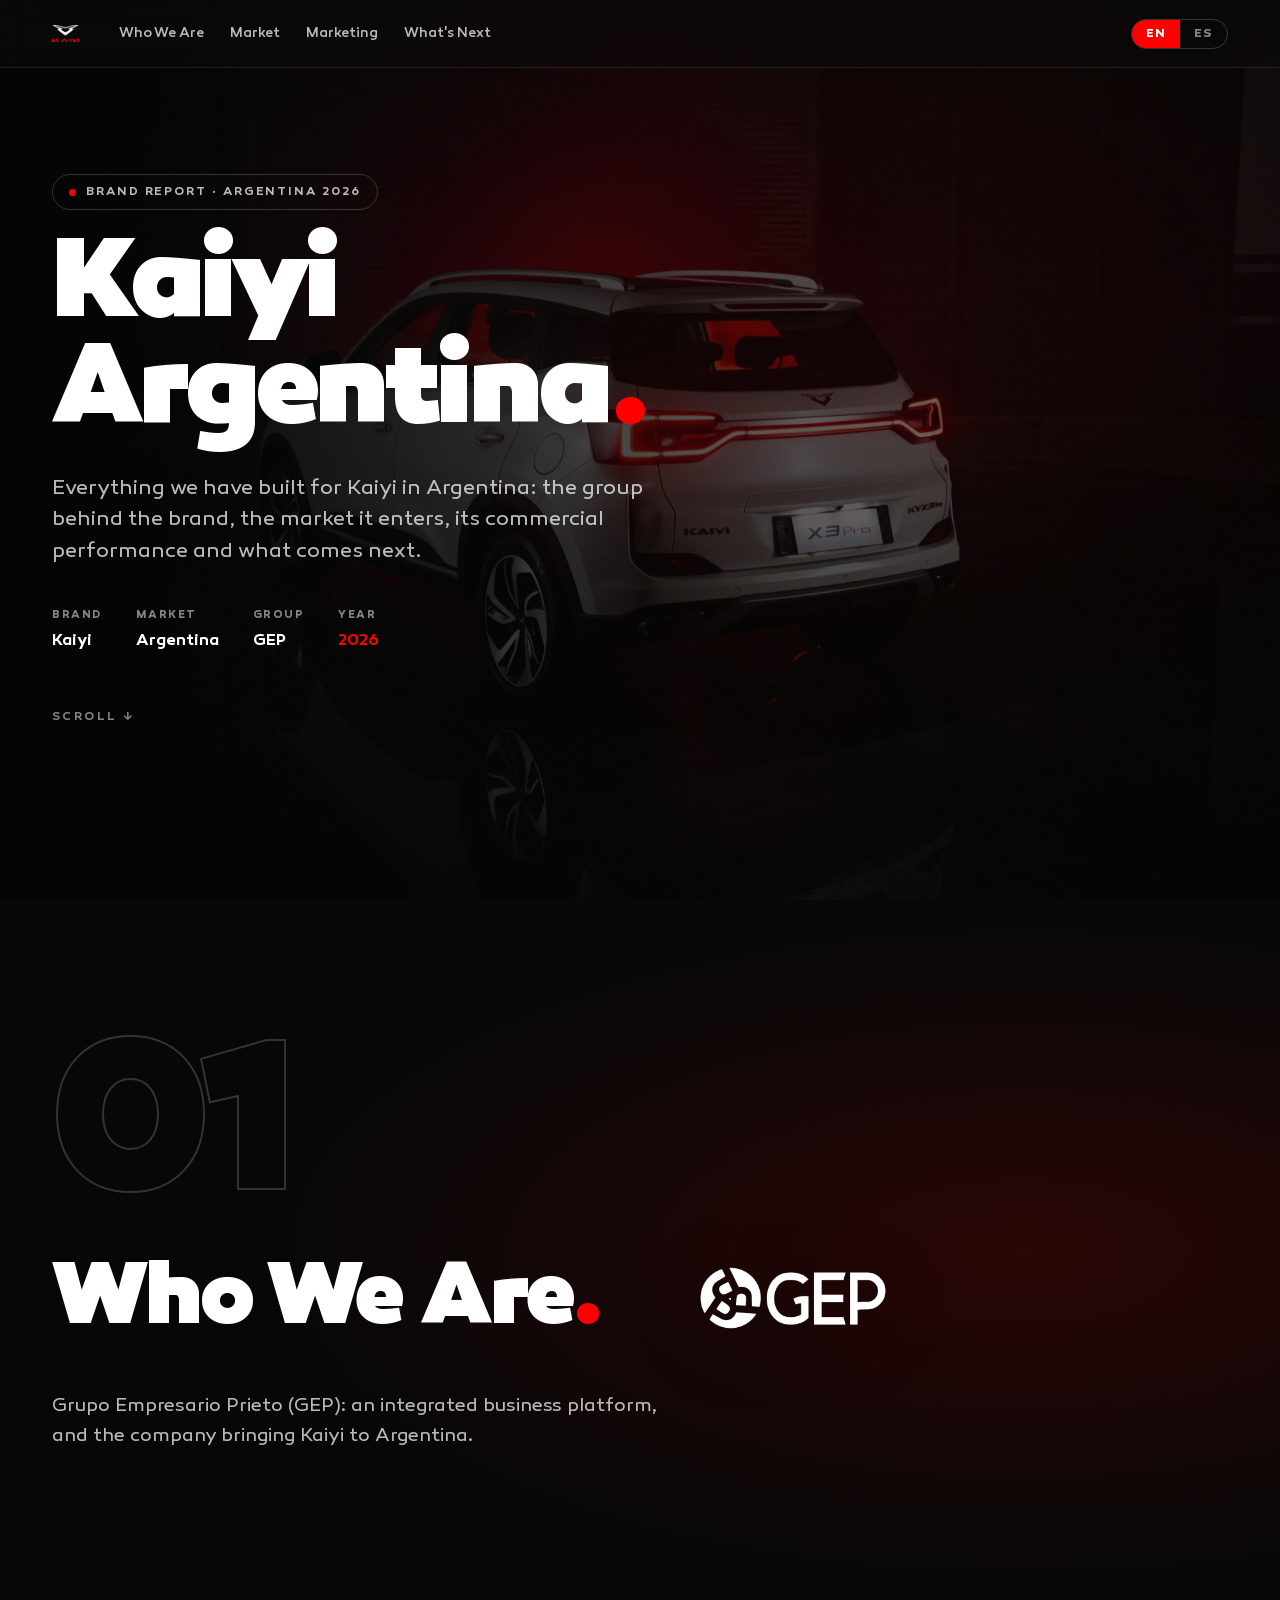
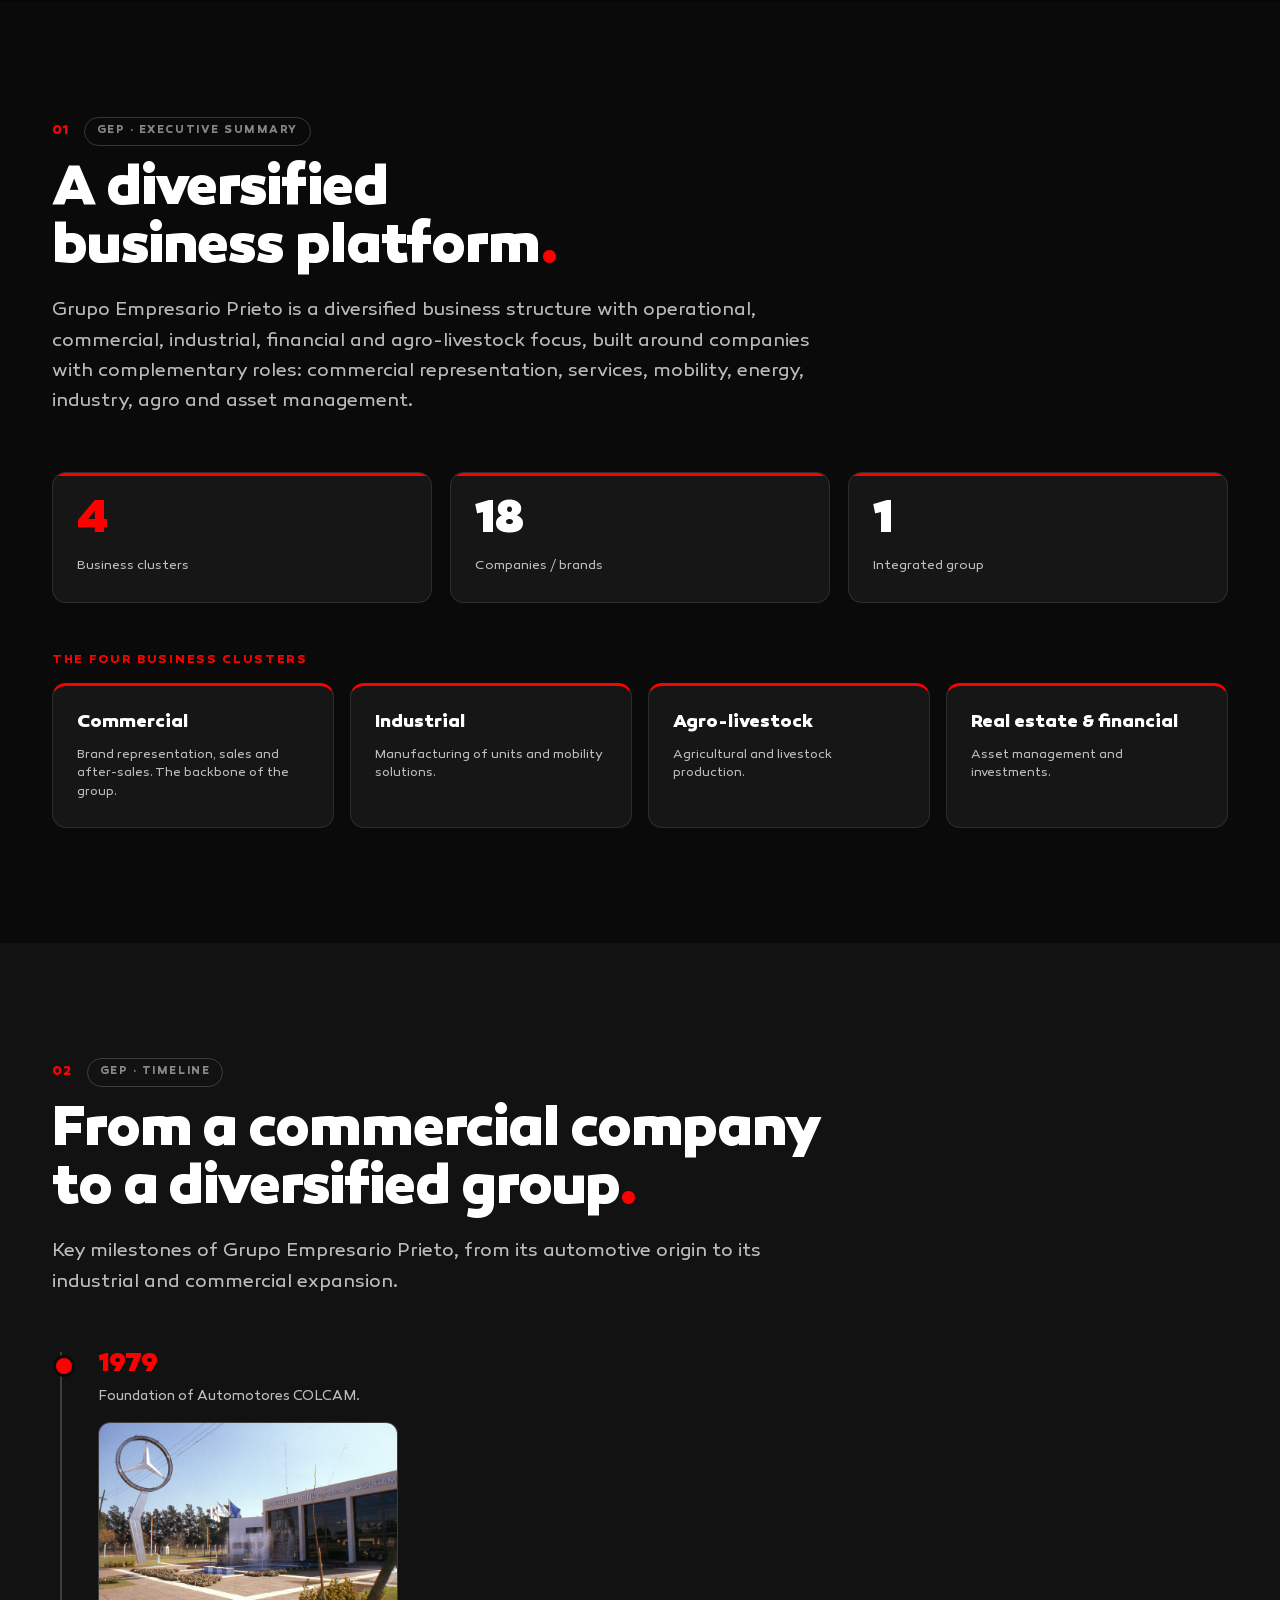
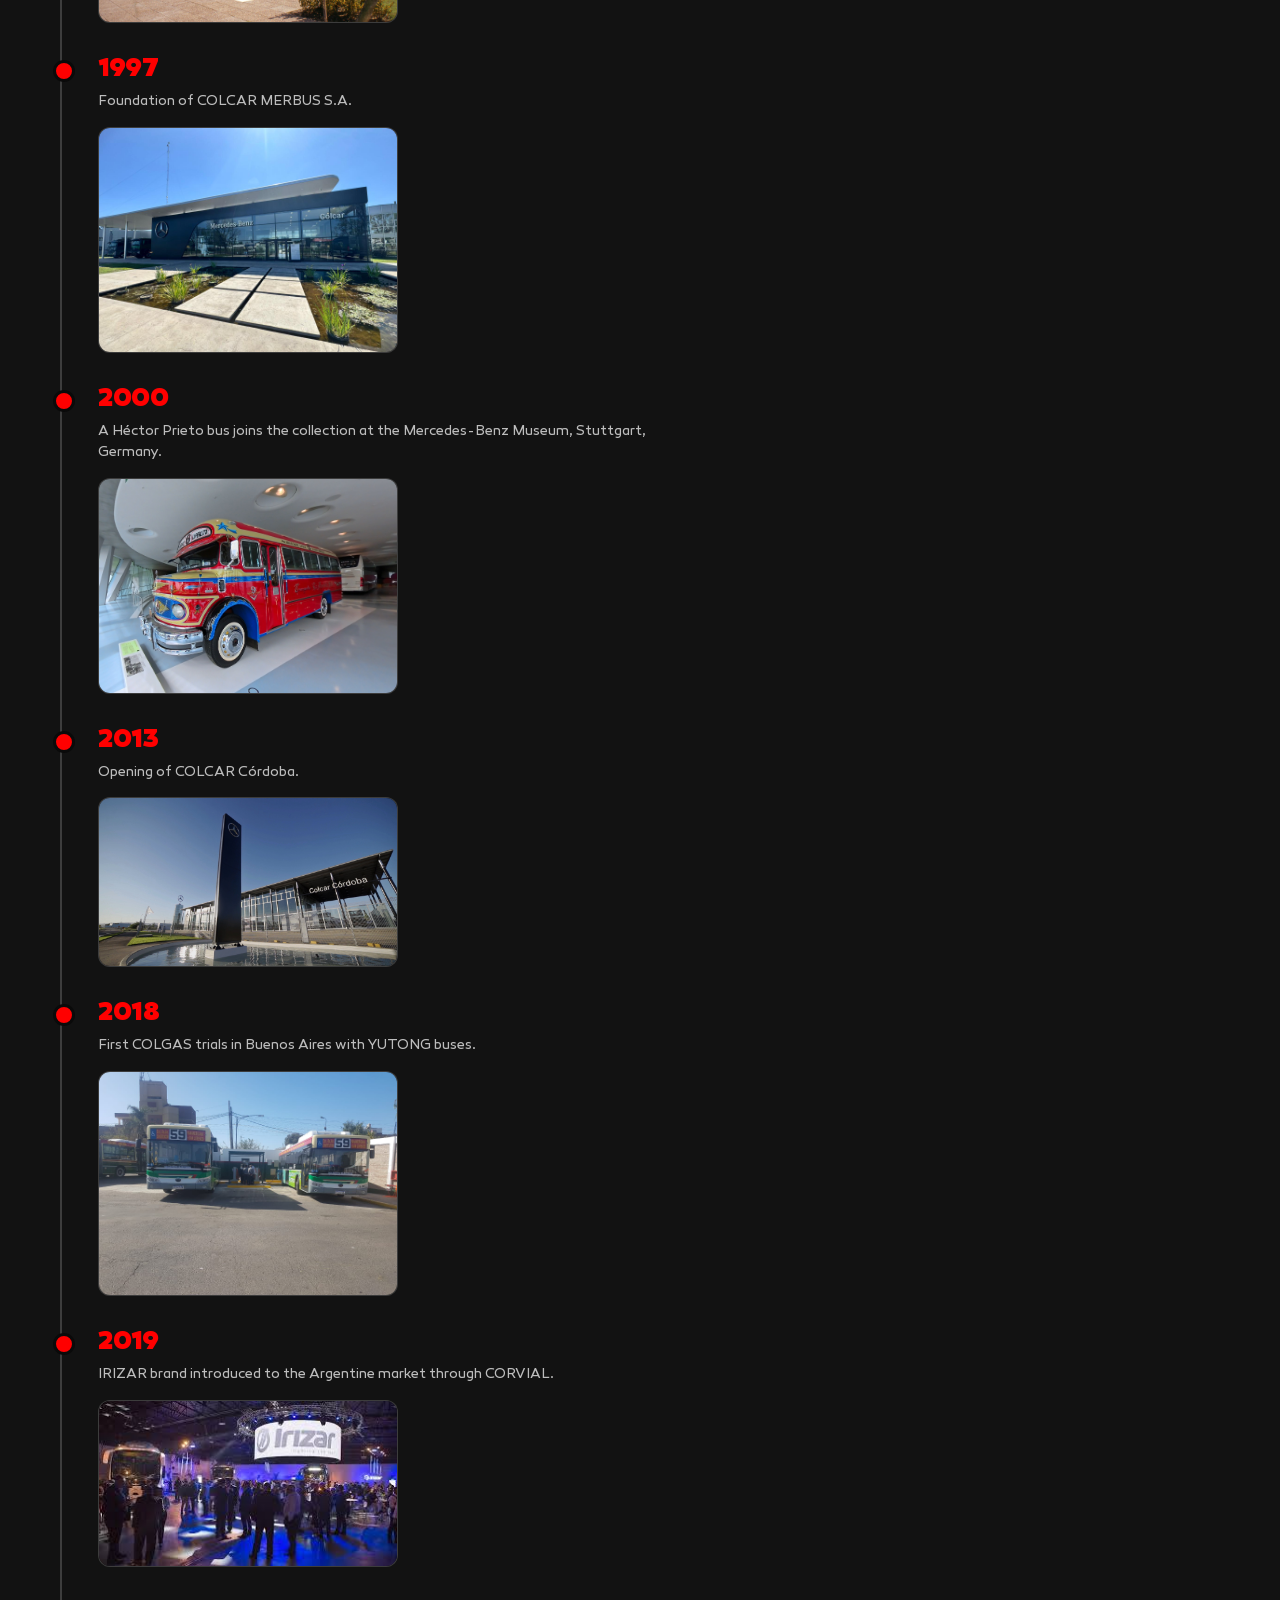
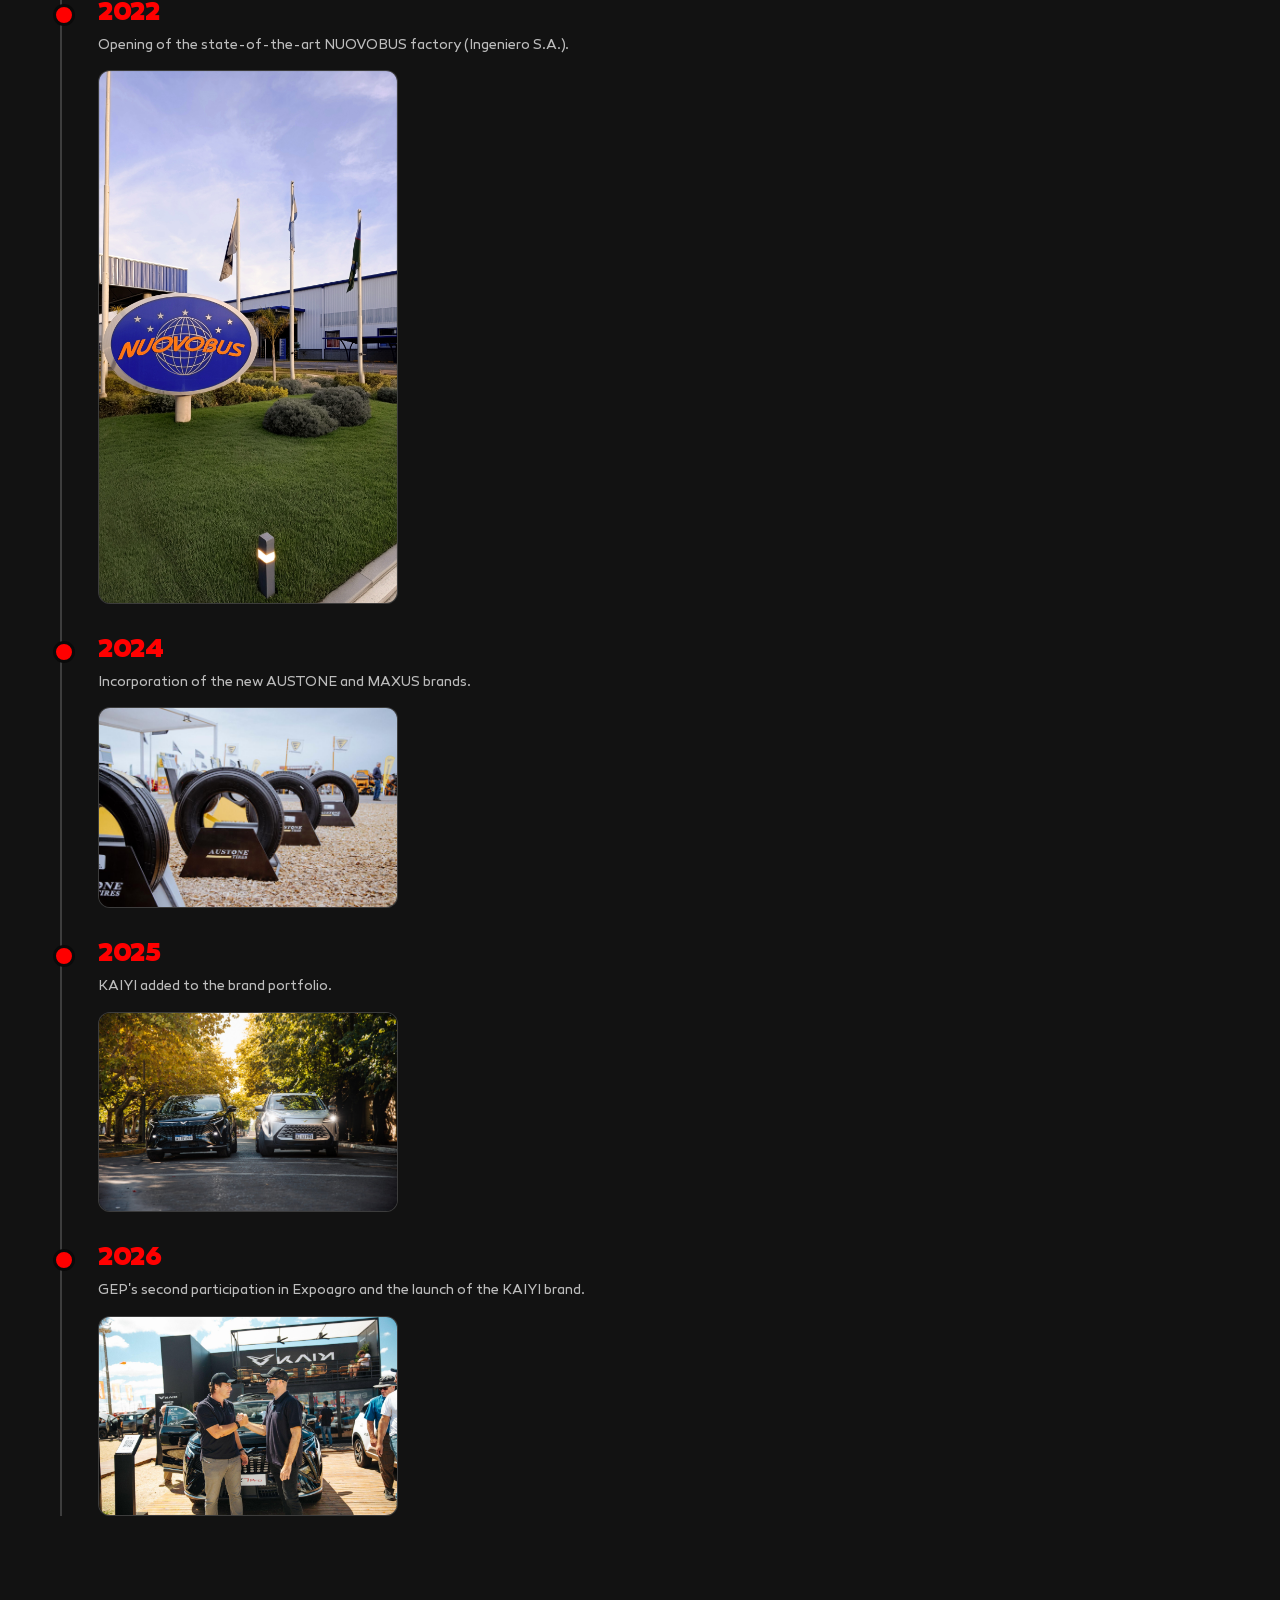
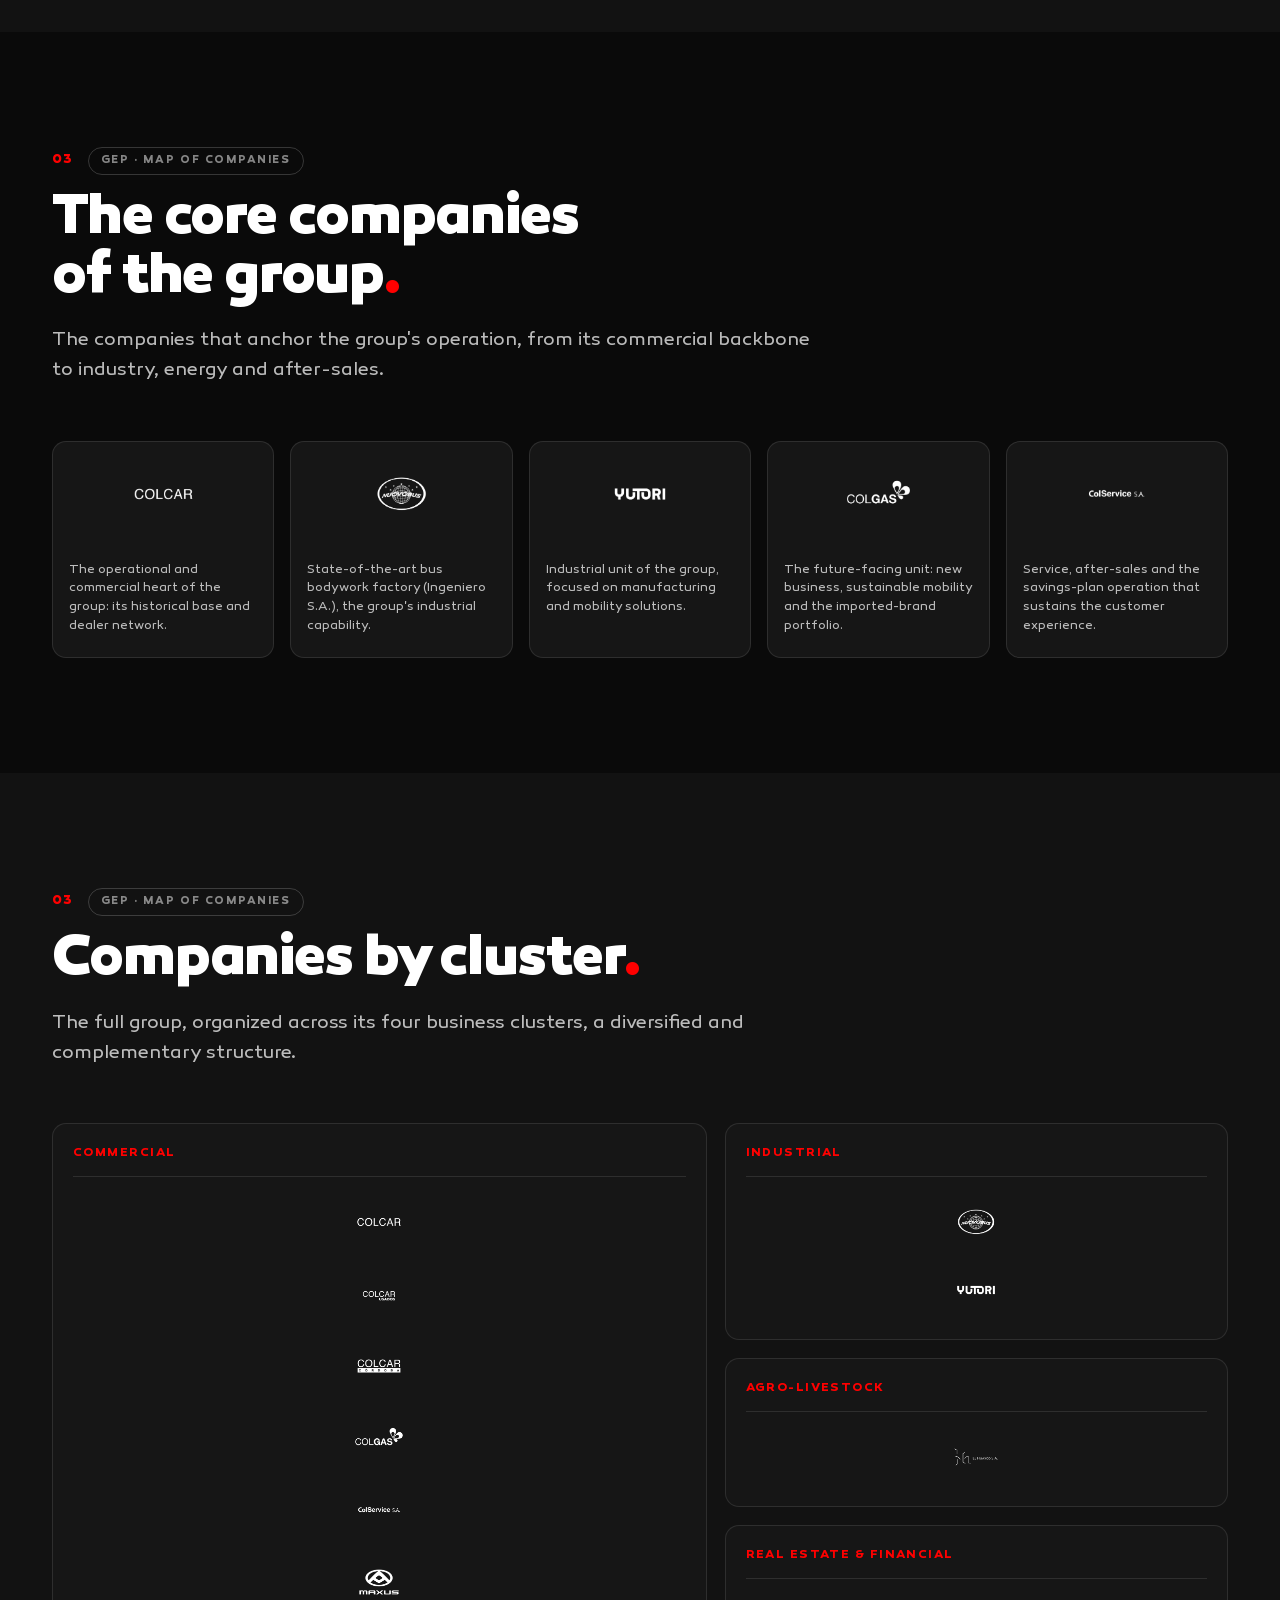
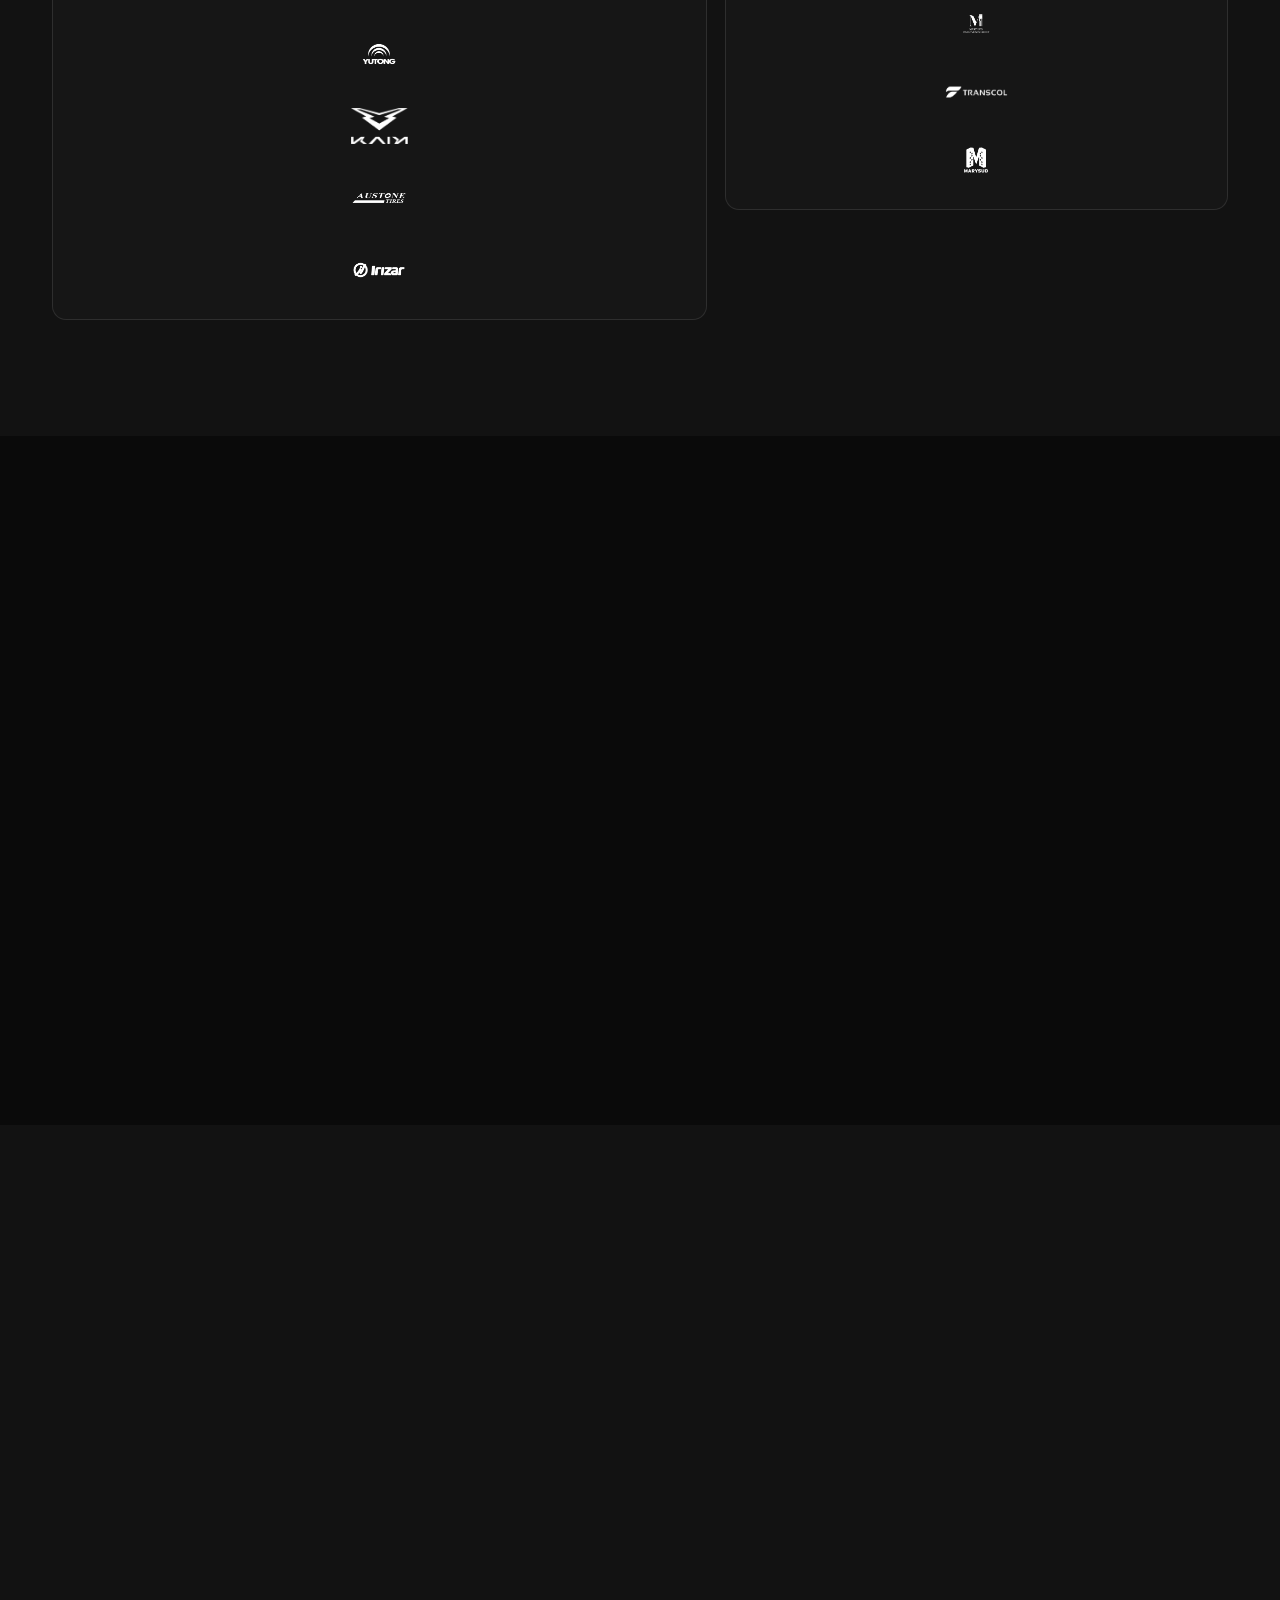
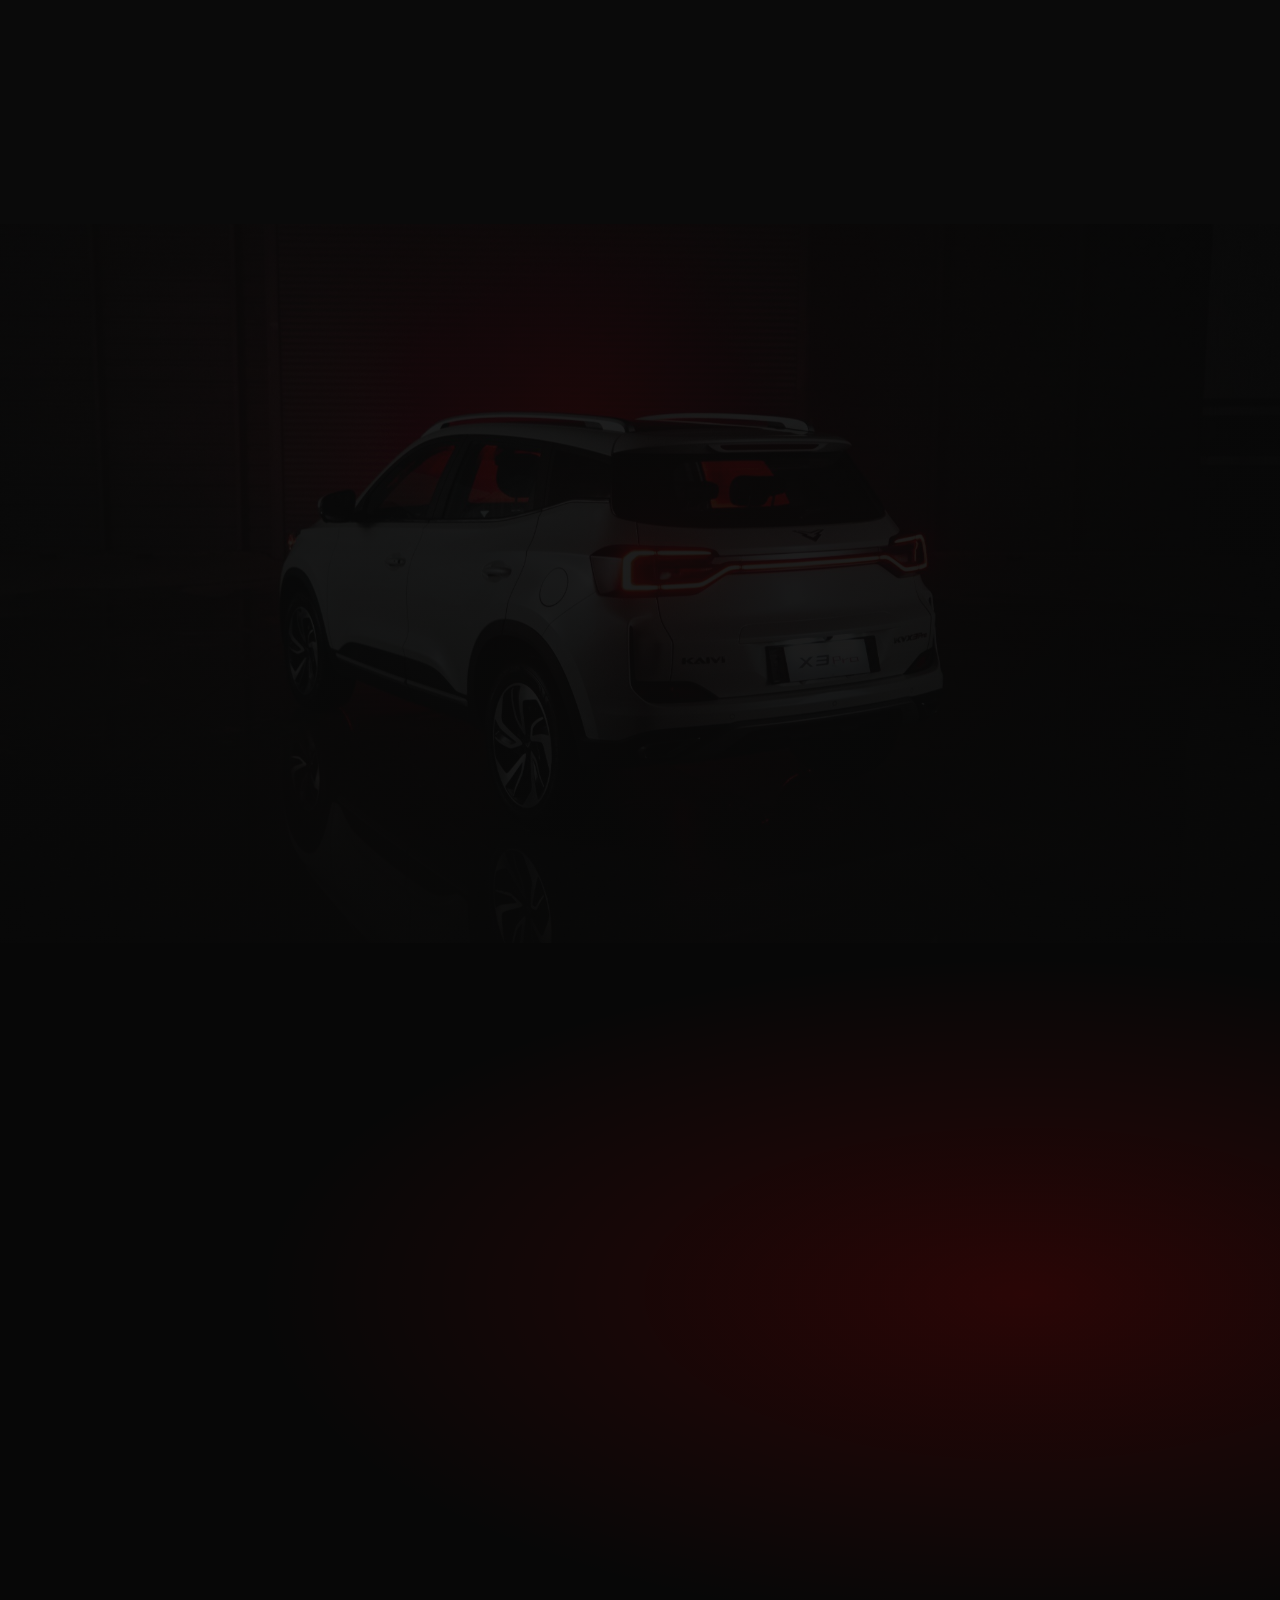
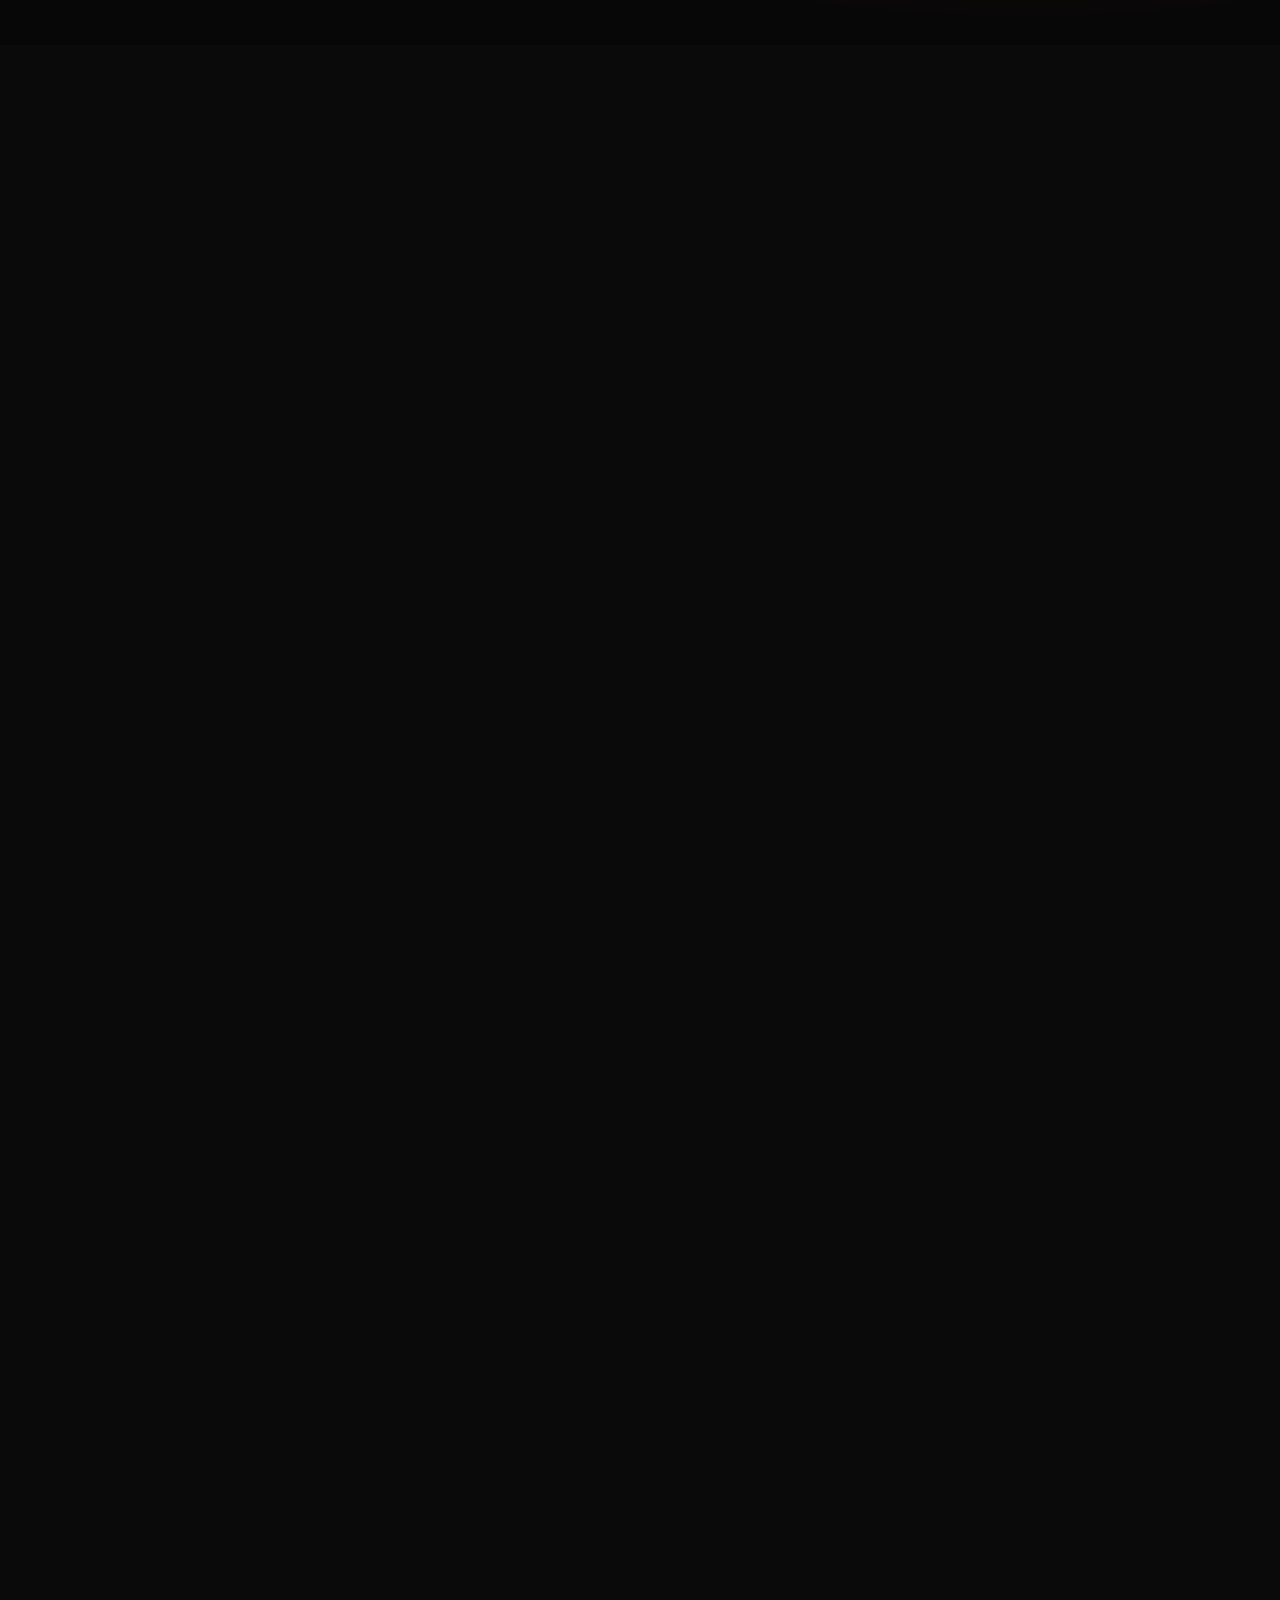
<file: Presentaciones/kaiyi-argentina-correcciones/index.html>
<!DOCTYPE html>
<html lang="en">
<head>
<meta charset="UTF-8">
<meta name="viewport" content="width=device-width, initial-scale=1.0">
<title>Kaiyi Argentina 2026 · GEP × Kaiyi · by Gloaming</title>
<meta name="description" content="Kaiyi Argentina 2026: the group behind the brand (GEP), market analysis, commercial performance, marketing and what's next. A Gloaming report.">
<link rel="icon" type="image/png" href="assets/img/favicon.png">
<link rel="apple-touch-icon" href="assets/img/favicon.png">
<link rel="stylesheet" href="styles.css">
</head>
<body>

<!-- ===================== NAV ===================== -->
<nav class="nav" style="-webkit-backdrop-filter:saturate(160%) blur(16px);backdrop-filter:saturate(160%) blur(16px)">
  <div class="nav-inner">
    <a href="#en-top" class="nav-brand">
      <img src="assets/img/kaiyi-logo-white.png" alt="Kaiyi" class="kaiyi">
    </a>
    <button class="nav-toggle" aria-label="Menu" aria-expanded="false"><span></span><span></span><span></span></button>
    <div class="nav-links">
      <a href="#en-about" data-sec="about">Who We Are</a>
      <a href="#en-market" data-sec="market">Market</a>
      <a href="#en-marketing" data-sec="marketing">Marketing</a>
      <a href="#en-next" data-sec="next">What's Next</a>
    </div>
    <div class="lang-toggle" role="group" aria-label="Language">
      <button data-lang="en" class="active">EN</button>
      <button data-lang="es">ES</button>
    </div>
  </div>
</nav>

<!-- =====================================================================
     ENGLISH DECK
     ===================================================================== -->
<main id="deck-en">

<!-- ===== HERO ===== -->
<header class="hero" id="en-top">
  <div class="hero-bg"><img src="assets/img/image63.jpg" alt="Kaiyi X3 Pro"></div>
  <div class="container">
    <span class="hero-tag reveal"><span class="dot"></span> Brand Report · Argentina 2026</span>
    <h1 class="reveal" data-d="80">
      <span class="l">Kaiyi</span>
      <span class="l">Argentina<span class="red-text">.</span></span>
    </h1>
    <p class="hero-sub reveal" data-d="260">Everything we have built for Kaiyi in Argentina: the group behind the brand, the market it enters, its commercial performance and what comes next.</p>
    <div class="hero-meta reveal" data-d="420">
      <div><div class="m-l">Brand</div><div class="m-v">Kaiyi</div></div>
      <div><div class="m-l">Market</div><div class="m-v">Argentina</div></div>
      <div><div class="m-l">Group</div><div class="m-v">GEP</div></div>
      <div><div class="m-l">Year</div><div class="m-v red">2026</div></div>
    </div>
    <div class="hero-scroll reveal" data-d="600">SCROLL ↓</div>
  </div>
</header>

<!-- ===== 01 · DIVIDER WHO WE ARE ===== -->
<section class="divider" id="en-about">
  <div class="container">
    <div class="d-num reveal">01</div>
    <div class="divider-title-row reveal" data-d="80">
      <div class="d-title">Who We Are<span class="red-text">.</span></div>
      <img class="divider-gep-logo" src="assets/timeline/Logo gep blanco.webp" alt="GEP">
    </div>
    <p class="d-sub reveal" data-d="160">Grupo Empresario Prieto (GEP): an integrated business platform, and the company bringing Kaiyi to Argentina.</p>
  </div>
</section>

<!-- ===== GEP · Executive summary ===== -->
<section class="section">
  <div class="container">
    <div class="section-head reveal">
      <div class="eyebrow-row"><span class="n">01</span><span class="tag">GEP · Executive Summary</span></div>
      <h2 class="section-title">A diversified<br>business platform<span class="red-text">.</span></h2>
      <p class="lead">Grupo Empresario Prieto is a diversified business structure with operational, commercial, industrial, financial and agro-livestock focus, built around companies with complementary roles: commercial representation, services, mobility, energy, industry, agro and asset management.</p>
    </div>
    <div class="stats cols-3 reveal" data-d="100">
      <div class="stat"><div class="n red"><span class="count" data-count="4">0</span></div><div class="l">Business clusters</div></div>
      <div class="stat"><div class="n"><span class="count" data-count="18">0</span></div><div class="l">Companies / brands</div></div>
      <div class="stat"><div class="n"><span class="count" data-count="1">0</span></div><div class="l">Integrated group</div></div>
    </div>
    <div class="sub-label reveal" data-d="150" style="margin-top:48px">The four business clusters</div>
    <div class="clusters4 reveal" data-d="180">
      <div class="cl4"><div class="cl4-n">Commercial</div><p>Brand representation, sales and after-sales. The backbone of the group.</p></div>
      <div class="cl4"><div class="cl4-n">Industrial</div><p>Manufacturing of units and mobility solutions.</p></div>
      <div class="cl4"><div class="cl4-n">Agro-livestock</div><p>Agricultural and livestock production.</p></div>
      <div class="cl4"><div class="cl4-n">Real estate &amp; financial</div><p>Asset management and investments.</p></div>
    </div>
  </div>
</section>

<!-- ===== GEP · Timeline ===== -->
<section class="section alt">
  <div class="container">
    <div class="section-head reveal">
      <div class="eyebrow-row"><span class="n">02</span><span class="tag">GEP · Timeline</span></div>
      <h2 class="section-title">From a commercial company<br>to a diversified group<span class="red-text">.</span></h2>
      <p class="lead">Key milestones of Grupo Empresario Prieto, from its automotive origin to its industrial and commercial expansion.</p>
    </div>
    <div class="tl2 reveal" data-d="60">
      <div class="tl2-item"><div class="tl2-year">1979</div><p>Foundation of Automotores COLCAM.</p><div class="tl2-photo"><img src="assets/timeline/1979.jpg" alt="Automotores COLCAM foundation"></div></div>
      <div class="tl2-item"><div class="tl2-year">1997</div><p>Foundation of COLCAR MERBUS S.A.</p><div class="tl2-photo"><img src="assets/timeline/1997.jpeg" alt="COLCAR MERBUS foundation"></div></div>
      <div class="tl2-item"><div class="tl2-year">2000</div><p>A Héctor Prieto bus joins the collection at the Mercedes-Benz Museum, Stuttgart, Germany.</p><div class="tl2-photo"><img src="assets/timeline/2000.jpg" alt="Héctor Prieto bus at Mercedes-Benz Museum"></div></div>
      <div class="tl2-item"><div class="tl2-year">2013</div><p>Opening of COLCAR Córdoba.</p><div class="tl2-photo"><img src="assets/timeline/2013.jpg" alt="COLCAR Córdoba opening"></div></div>
      <div class="tl2-item"><div class="tl2-year">2018</div><p>First COLGAS trials in Buenos Aires with YUTONG buses.</p><div class="tl2-photo"><img src="assets/timeline/2018.jpg" alt="COLGAS trials with YUTONG buses"></div></div>
      <div class="tl2-item"><div class="tl2-year">2019</div><p>IRIZAR brand introduced to the Argentine market through CORVIAL.</p><div class="tl2-photo"><img src="assets/timeline/2019.jfif" alt="IRIZAR introduced to the Argentine market"></div></div>
      <div class="tl2-item"><div class="tl2-year">2022</div><p>Opening of the state-of-the-art NUOVOBUS factory (Ingeniero S.A.).</p><div class="tl2-photo"><img src="assets/timeline/2022.jpeg" alt="NUOVOBUS factory opening"></div></div>
      <div class="tl2-item"><div class="tl2-year">2024</div><p>Incorporation of the new AUSTONE and MAXUS brands.</p><div class="tl2-photo"><img src="assets/timeline/2024.jpeg" alt="AUSTONE and MAXUS brand incorporation"></div></div>
      <div class="tl2-item"><div class="tl2-year">2025</div><p>KAIYI added to the brand portfolio.</p><div class="tl2-photo"><img src="assets/img/2025.jpeg" alt="KAIYI added to the brand portfolio"></div></div>
      <div class="tl2-item"><div class="tl2-year">2026</div><p>GEP's second participation in Expoagro and the launch of the KAIYI brand.</p><div class="tl2-photo"><img src="assets/img/image50.jpg" alt="Kaiyi launch"></div></div>
    </div>
  </div>
</section>

<!-- ===== GEP · Core companies (feedback: 5 main + logo + desc) ===== -->
<section class="section">
  <div class="container">
    <div class="section-head reveal">
      <div class="eyebrow-row"><span class="n">03</span><span class="tag">GEP · Map of Companies</span></div>
      <h2 class="section-title">The core companies<br>of the group<span class="red-text">.</span></h2>
      <p class="lead">The companies that anchor the group's operation, from its commercial backbone to industry, energy and after-sales.</p>
    </div>
    <div class="company-grid reveal" data-d="100">
      <div class="company-card"><div class="cc-logo"><img src="assets/logos/LOGO COLCAR NEGRO.png" alt="Colcar"></div><div class="cc-body"><p>The operational and commercial heart of the group: its historical base and dealer network.</p></div></div>
      <div class="company-card"><div class="cc-logo"><img src="assets/logos/LOGO NUOVOBUS NEGRO.png" alt="Nuovobus"></div><div class="cc-body"><p>State-of-the-art bus bodywork factory (Ingeniero S.A.), the group's industrial capability.</p></div></div>
      <div class="company-card"><div class="cc-logo"><img src="assets/logos/LOGO YUTORI NEGRO.png" alt="Yutori"></div><div class="cc-body"><p>Industrial unit of the group, focused on manufacturing and mobility solutions.</p></div></div>
      <div class="company-card"><div class="cc-logo"><img src="assets/logos/LOGO COLGAS NEGRO.png" alt="Colgas"></div><div class="cc-body"><p>The future-facing unit: new business, sustainable mobility and the imported-brand portfolio.</p></div></div>
      <div class="company-card"><div class="cc-logo"><img src="assets/logos/LOGO COLSEVICE NEGRO.png" alt="Colservice"></div><div class="cc-body"><p>Service, after-sales and the savings-plan operation that sustains the customer experience.</p></div></div>
    </div>
  </div>
</section>

<!-- ===== GEP · Companies by cluster (feedback: only logos per cluster) ===== -->
<section class="section alt">
  <div class="container">
    <div class="section-head reveal">
      <div class="eyebrow-row"><span class="n">03</span><span class="tag">GEP · Map of Companies</span></div>
      <h2 class="section-title">Companies by cluster<span class="red-text">.</span></h2>
      <p class="lead">The full group, organized across its four business clusters, a diversified and complementary structure.</p>
    </div>
    <div class="cluster-split reveal" data-d="100">
      <div class="cluster cluster-wide">
        <h4>Commercial</h4>
        <div class="c-logos">
          <div class="logo-tile"><img src="assets/logos/LOGO COLCAR NEGRO.png" alt="Colcar"></div>
          <div class="logo-tile"><img src="assets/logos/LOGO COLCAR USADOS NEGRO.png" alt="Colcar Usados"></div>
          <div class="logo-tile"><img src="assets/logos/LOGO COLCAR CBA NEGRO.png" alt="Colcar Córdoba"></div>
          <div class="logo-tile"><img src="assets/logos/LOGO COLGAS NEGRO.png" alt="Colgas"></div>
          <div class="logo-tile"><img src="assets/logos/LOGO COLSEVICE NEGRO.png" alt="Colservice"></div>
          <div class="logo-tile"><img src="assets/logos/LOGO MAXUS NEGRO.png" alt="Maxus"></div>
          <div class="logo-tile"><img src="assets/logos/LOGO YUTONG NEGRO.png" alt="Yutong"></div>
          <div class="logo-tile"><img src="assets/logos/KAIYI NEGRO.png" alt="Kaiyi"></div>
          <div class="logo-tile"><img src="assets/logos/AUSTONE NEGRO.png" alt="Austone"></div>
          <div class="logo-tile"><img src="assets/logos/LOGO IRIZAR NEGRO.png" alt="Irizar"></div>
        </div>
      </div>
      <div class="cluster-stack">
        <div class="cluster">
          <h4>Industrial</h4>
          <div class="c-logos">
            <div class="logo-tile"><img src="assets/logos/LOGO NUOVOBUS NEGRO.png" alt="Nuovobus"></div>
            <div class="logo-tile"><img src="assets/logos/LOGO YUTORI NEGRO.png" alt="Yutori"></div>
          </div>
        </div>
        <div class="cluster">
          <h4>Agro-livestock</h4>
          <div class="c-logos">
            <div class="logo-tile"><img src="assets/logos/LOGO EL HUAYCO NEGRO.png" alt="El Huayco"></div>
          </div>
        </div>
        <div class="cluster">
          <h4>Real estate &amp; financial</h4>
          <div class="c-logos">
            <div class="logo-tile"><img src="assets/logos/LOGO MARTHA´S NEGRO.png" alt="Martha's"></div>
            <div class="logo-tile"><img src="assets/logos/LOGO TRANSCOL.png" alt="Transcol"></div>
            <div class="logo-tile"><img src="assets/logos/MARYSUD NEGRO.png" alt="Marysud"></div>
          </div>
        </div>
      </div>
    </div>
  </div>
</section>

<!-- ===== GEP · COLCAR the heart ===== -->
<section class="section">
  <div class="container">
    <div class="section-head reveal">
      <div class="eyebrow-row"><span class="n">04</span><span class="tag">GEP · The Heart of the Group</span></div>
      <h2 class="section-title">COLCAR: the operational<br>and commercial heart<span class="red-text">.</span></h2>
      <p class="lead">The brand that organizes the group's history and acts as a platform for expansion, service and new representations.</p>
    </div>
    <div class="exec-grid cols-4 reveal" data-d="100">
      <div class="exec-card"><div class="ec-n">01</div><h4>Origin &amp; track record</h4><p>The group's historical base and its point of external recognition.</p></div>
      <div class="exec-card"><div class="ec-n">02</div><h4>Commercial network</h4><p>Capacity to represent brands, sell and scale operations.</p></div>
      <div class="exec-card"><div class="ec-n">03</div><h4>Service &amp; after-sales</h4><p>Operational support that sustains the customer and fleet experience.</p></div>
      <div class="exec-card"><div class="ec-n">04</div><h4>Expansion platform</h4><p>The launchpad for new brands, businesses and verticals.</p></div>
    </div>
  </div>
</section>

<!-- ===== GEP · COLGAS a look to the future (feedback: brand logos) ===== -->
<section class="section alt">
  <div class="container">
    <div class="section-head reveal">
      <div class="eyebrow-row"><span class="n">04</span><span class="tag">GEP · A Look to the Future</span></div>
      <h2 class="section-title">COLGAS: a look<br>to the future<span class="red-text">.</span></h2>
      <p class="lead">The group's strategic unit, oriented to new technologies, groundbreaking solutions and sustainable mobility models with positive impact for the country, and the home of its imported-brand portfolio.</p>
    </div>
    <div class="exec-grid cols-4 reveal" data-d="100">
      <div class="exec-card"><div class="ec-n">01</div><h4>Innovation &amp; new tech</h4><p>Exploring and adopting technologies that transform mobility, energy and how people connect with the future.</p></div>
      <div class="exec-card"><div class="ec-n">02</div><h4>Sustainable mobility</h4><p>New forms of mobility focused on efficiency, lower environmental impact and more responsible solutions.</p></div>
      <div class="exec-card"><div class="ec-n">03</div><h4>Energy transition</h4><p>Initiatives tied to clean energy, infrastructure and the evolution of the Argentine energy ecosystem.</p></div>
      <div class="exec-card"><div class="ec-n">04</div><h4>Triple impact</h4><p>Economic, social and environmental value, with projects that drive sustainable growth for the country.</p></div>
    </div>
    <div class="sub-label reveal" data-d="140" style="margin-top:40px">Brands commercialized by COLGAS</div>
    <div class="logo-grid cols-4 reveal" data-d="180">
      <div class="logo-tile"><img src="assets/logos/AUSTONE NEGRO.png" alt="Austone"></div>
      <div class="logo-tile"><img src="assets/logos/LOGO YUTONG NEGRO.png" alt="Yutong"></div>
      <div class="logo-tile"><img src="assets/logos/LOGO MAXUS NEGRO.png" alt="Maxus"></div>
      <div class="logo-tile"><img src="assets/logos/KAIYI NEGRO.png" alt="Kaiyi"></div>
    </div>
  </div>
</section>

<!-- ===== GEP · Team ===== -->
<section class="section">
  <div class="container">
    <div class="section-head reveal">
      <div class="eyebrow-row"><span class="n">05</span><span class="tag">GEP · The Team</span></div>
      <h2 class="section-title">The people behind Kaiyi<br>in Argentina<span class="red-text">.</span></h2>
    </div>
    <div class="org reveal" data-d="100">
      <div class="org-card lead-card"><div class="oc-photo"><img src="assets/img/image27.png" alt="Augusto Capizzi"></div><div class="oc-body"><div class="oc-name">Augusto Capizzi</div><div class="oc-role">President</div></div></div>
      <div class="org-conn"></div>
      <div class="org-card"><div class="oc-photo"><img src="assets/img/image28.png" alt="Nicolás Muñoz"></div><div class="oc-body"><div class="oc-name">Nicolás Muñoz</div><div class="oc-role">General Manager</div></div></div>
      <div class="org-conn"></div>
      <div class="org-rowtop"></div>
      <div class="org-row">
        <div class="org-card"><div class="oc-photo"><img src="assets/img/image23.png" alt="Adrián Maciel"></div><div class="oc-body"><div class="oc-name">Adrián Maciel</div><div class="oc-role">After-Sales Manager</div></div></div>
        <div class="org-card"><div class="oc-photo"><img src="assets/img/image35.png" alt="Leonardo Barmat"></div><div class="oc-body"><div class="oc-name">Leonardo Barmat</div><div class="oc-role">Network &amp; B2B Lead</div></div></div>
        <div class="org-card"><div class="oc-photo"><img src="assets/img/image24.png" alt="Nicolás Pietz"></div><div class="oc-body"><div class="oc-name">Nicolás Pietz</div><div class="oc-role">Product Manager</div></div></div>
        <div class="org-card"><div class="oc-photo"><img src="assets/img/image22.png" alt="Marina Desco"></div><div class="oc-body"><div class="oc-name">Marina Desco</div><div class="oc-role">Marketing Lead</div></div></div>
        <div class="org-card"><div class="oc-photo"><img src="assets/img/image26.png" alt="Agustín Federico"></div><div class="oc-body"><div class="oc-name">Agustín Federico</div><div class="oc-role">Savings Plan Lead · Colservice</div></div></div>
      </div>
    </div>
  </div>
</section>

<!-- ===== GEP · New business COLGAS + KAIYI ===== -->
<section class="section bg-img">
  <div class="sec-bg"><img src="assets/img/image63.jpg" alt="Kaiyi X3 Pro"></div>
  <div class="container">
    <div class="section-head reveal">
      <div class="eyebrow-row"><span class="n">06</span><span class="tag">GEP · New Business</span></div>
      <h2 class="section-title">COLGAS + KAIYI:<br>a new stage of expansion<span class="red-text">.</span></h2>
      <p class="lead">A forward-looking move: new businesses that connect commercial capacity, mobility and market opportunity, from operational capability to new market opportunities.</p>
    </div>
    <div class="exec-grid reveal" data-d="100">
      <div class="exec-card"><div class="ec-n">COLGAS</div><h4>New business</h4><p>A unit to open and organize commercial opportunities tied to infrastructure, energy, service and business development.</p></div>
      <div class="exec-card"><div class="ec-n">KAIYI</div><h4>New automotive brand</h4><p>Entry into a growth stage leveraged on the group's commercial experience and the opening context for imported brands.</p></div>
    </div>
  </div>
</section>

<!-- ===== 02 · DIVIDER MARKET ===== -->
<section class="divider" id="en-market">
  <div class="container">
    <div class="d-num reveal">02</div>
    <div class="d-title reveal" data-d="80">Market Analysis &amp;<br>Commercial Performance<span class="red-text">.</span></div>
    <p class="d-sub reveal" data-d="160">The Argentine market Kaiyi is entering, the rise of Chinese brands, the competitive set and Kaiyi's commercial pipeline.</p>
  </div>
</section>

<!-- ===== Macro overview ===== -->
<section class="section">
  <div class="container">
    <div class="section-head reveal">
      <div class="eyebrow-row"><span class="n">01</span><span class="tag">KAIYI · Argentina 2026</span></div>
      <h2 class="section-title">Argentina<br>macro overview<span class="red-text">.</span></h2>
      <p class="lead">Since the change of government in 2024, a positive shift toward opening to the world and economic stabilization, reflected in a sharp slowdown of inflation.</p>
    </div>
    <div class="chart-stack reveal" data-d="100">
      <div class="chart-img"><img src="assets/img/macro-overview-1.jpeg" alt="Argentina macro overview"></div>
      <div class="chart-img"><img src="assets/img/macro-overview-2.jpeg" alt="Argentina macro overview"></div>
    </div>
  </div>
</section>

<!-- ===== Origin of supply ===== -->
<section class="section alt">
  <div class="container">
    <div class="section-head reveal">
      <div class="eyebrow-row"><span class="n">02</span><span class="tag">Origin of Supply</span></div>
      <h2 class="section-title">Imported vs.<br>domestic production<span class="red-text">.</span></h2>
    </div>
    <div class="chart-card origin-card reveal" data-d="80">
      <div class="origin-legend"><span><i class="imp"></i>Imported</span><span><i class="dom"></i>Domestic</span></div>
      <div class="origin-chart">
        <svg viewBox="0 0 760 330" preserveAspectRatio="none" aria-label="Imported and domestic production share from 2017 to 2026">
          <g class="origin-grid">
            <line x1="58" y1="36" x2="735" y2="36"/><line x1="58" y1="72" x2="735" y2="72"/><line x1="58" y1="108" x2="735" y2="108"/><line x1="58" y1="144" x2="735" y2="144"/><line x1="58" y1="180" x2="735" y2="180"/><line x1="58" y1="216" x2="735" y2="216"/><line x1="58" y1="252" x2="735" y2="252"/><line x1="58" y1="288" x2="735" y2="288"/>
          </g>
          <g class="origin-y">
            <text x="20" y="41">90%</text><text x="20" y="77">80%</text><text x="20" y="113">70%</text><text x="20" y="149">60%</text><text x="20" y="185">50%</text><text x="20" y="221">40%</text><text x="20" y="257">30%</text><text x="20" y="293">20%</text>
          </g>
          <polyline class="origin-line imp" points="58,132 67,131 76,116 85,111 94,109 103,98 112,96 121,101 130,104 139,112 148,112 157,107 166,113 175,94 184,99 193,93 202,98 211,96 220,101 229,119 238,141 247,119 256,105 265,109 274,122 283,102 292,123 301,109 310,122 319,113 328,131 337,196 346,189 355,202 364,210 373,233 382,202 391,226 400,214 409,238 418,247 427,266 436,274 445,278 454,249 463,256 472,267 481,270 490,260 499,269 508,281 517,288 526,214 535,286 544,256 553,249 562,259 571,265 580,238 589,230 598,213 607,215 616,206 625,209 634,179 643,163 652,153 661,149 670,139 679,145 688,139 697,146 706,149 715,136 724,104 733,98"/>
          <polyline class="origin-line dom" points="58,229 67,229 76,245 85,248 94,252 103,258 112,260 121,258 130,256 139,251 148,251 157,254 166,253 175,265 184,262 193,264 202,260 211,261 220,260 229,244 238,230 247,255 256,259 265,248 274,253 283,269 292,246 301,261 310,253 319,264 328,259 337,241 346,263 355,211 364,206 373,192 382,174 391,166 400,186 409,167 418,179 427,159 436,145 445,134 454,135 463,130 472,126 481,154 490,147 499,128 508,132 517,122 526,100 535,124 544,82 553,137 562,128 571,92 580,103 589,152 598,160 607,142 616,136 625,130 634,150 643,155 652,171 661,164 670,169 679,187 688,205 697,211 706,218 715,214 724,230 733,238"/>
          <g class="origin-x">
            <text x="58" y="322">2017</text><text x="135" y="322">2018</text><text x="212" y="322">2019</text><text x="289" y="322">2020</text><text x="366" y="322">2021</text><text x="443" y="322">2022</text><text x="520" y="322">2023</text><text x="597" y="322">2024</text><text x="674" y="322">2025</text><text x="726" y="322">2026</text>
          </g>
          <text class="origin-end imp" x="704" y="86">69%</text>
          <text class="origin-end dom" x="704" y="253">31%</text>
        </svg>
      </div>
    </div>
    <p class="note reveal" data-d="120">Domestic share of the market falls from 39% to 32%. China is the only origin growing (+246% YoY), reshaping the supply mix. &nbsp;·&nbsp; 2025: 234,423 domestic / 366,212 imported &nbsp;·&nbsp; 2026 YTD: 76,711 domestic / 165,147 imported.</p>
  </div>
</section>

<!-- ===== Market overview total vs chinese ===== -->
<section class="section">
  <div class="container">
    <div class="section-head reveal">
      <div class="eyebrow-row"><span class="n">03</span><span class="tag">Market Overview</span></div>
      <h2 class="section-title">Total market vs.<br>Chinese brands<span class="red-text">.</span></h2>
    </div>
    <div class="two-col" style="align-items:start">
      <div class="chart-card reveal" data-d="80">
        <div class="chart-title">Total market</div>
        <div class="chart-sub">Registered units</div>
        <div class="vbars4 vbaxis">
          <div class="vb muted"><div class="vb-val">439,158</div><div class="vb-fill" data-fill="73"></div><div class="vb-x">2023</div></div>
          <div class="vb muted"><div class="vb-val">405,359</div><div class="vb-fill" data-fill="67"></div><div class="vb-x">2024</div></div>
          <div class="vb muted"><div class="vb-val">600,641</div><div class="vb-fill" data-fill="100"></div><div class="vb-x">2025</div></div>
          <div class="vb muted"><div class="vb-val">241,861</div><div class="vb-fill" data-fill="40"></div><div class="vb-x">2026 YTD</div></div>
        </div>
      </div>
      <div class="chart-card reveal" data-d="160">
        <div class="chart-title">Chinese brands</div>
        <div class="chart-sub">Registered units</div>
        <div class="vbars4 vbaxis">
          <div class="vb hi"><div class="vb-val">2,243</div><div class="vb-fill" data-fill="10"></div><div class="vb-x">2023</div></div>
          <div class="vb hi"><div class="vb-val">3,766</div><div class="vb-fill" data-fill="17"></div><div class="vb-x">2024</div></div>
          <div class="vb hi"><div class="vb-val">13,921</div><div class="vb-fill" data-fill="62"></div><div class="vb-x">2025</div></div>
          <div class="vb hi"><div class="vb-val">22,579</div><div class="vb-fill" data-fill="100"></div><div class="vb-x">2026 YTD</div></div>
        </div>
      </div>
    </div>
    <div class="stats cols-2 reveal" data-d="120" style="margin-top:18px">
      <div class="stat"><div class="n">−10%</div><div class="l">Total market · Jan–May '25 vs '26</div></div>
      <div class="stat"><div class="n red">+529%</div><div class="l">Chinese brands · Jan–May '25 vs '26</div></div>
    </div>
    <p class="note reveal" data-d="160">The overall market is contracting, yet Chinese brands are scaling exponentially, from 13.9k units in 2025 to 22.6k in the first five months of 2026 alone.</p>
  </div>
</section>

<!-- ===== The China surge ===== -->
<section class="section alt">
  <div class="container">
    <div class="section-head reveal">
      <div class="eyebrow-row"><span class="n">04</span><span class="tag">The China Surge</span></div>
      <h2 class="section-title">Chinese brands ,<br>market share evolution<span class="red-text">.</span></h2>
    </div>
    <div class="chart-layout reveal" data-d="100">
      <div class="chart-card">
        <div class="chart-title">Monthly market share</div>
        <div class="chart-sub">Jan 2025 → May 2026 · % of total Argentine market</div>
        <div class="surge-wrap">
          <div class="surge-yaxis"><span>11.5%</span><span>9%</span><span>6%</span><span>3%</span><span>1%</span></div>
          <div class="surge-chart">
          <svg viewBox="0 0 680 240" preserveAspectRatio="none">
            <defs>
              <linearGradient id="surgeGrad" x1="0" y1="0" x2="0" y2="1">
                <stop offset="0%" stop-color="rgba(255,0,0,.45)"/>
                <stop offset="100%" stop-color="rgba(255,0,0,0)"/>
              </linearGradient>
            </defs>
            <line x1="20" y1="220" x2="660" y2="220" stroke="rgba(255,255,255,.14)" stroke-width="1"/>
            <path class="surge-area" fill="url(#surgeGrad)" d="M20,220 L20,202.8 L60,200.2 L100,198.2 L140,191.3 L180,195.5 L220,195.2 L260,190.3 L300,179.8 L340,174.7 L380,146 L420,126.5 L460,116.8 L500,103.7 L540,83.7 L580,58.2 L620,31 L660,27.8 L660,220 Z"/>
            <polyline class="surge-line" fill="none" stroke="#FF0000" stroke-width="3" stroke-linejoin="round" stroke-linecap="round" points="20,202.8 60,200.2 100,198.2 140,191.3 180,195.5 220,195.2 260,190.3 300,179.8 340,174.7 380,146 420,126.5 460,116.8 500,103.7 540,83.7 580,58.2 620,31 660,27.8"/>
            <circle cx="20" cy="202.8" r="4" fill="#fff"/>
            <circle cx="660" cy="27.8" r="5" fill="#FF0000"/>
          </svg>
          </div>
          <div class="surge-xaxis"><span>Jan 2025</span><span>Sep 2025</span><span>Jan 2026</span><span>May 2026</span></div>
        </div>
      </div>
      <div class="callout-col">
        <div class="callout"><div class="co-n">1.0%</div><div class="co-l">Market share · Jan 2025</div></div>
        <div class="callout"><div class="co-n red">11.5%</div><div class="co-l">Market share · May 2026</div></div>
        <div class="callout"><div class="co-n red">≈11×</div><div class="co-l">Growth in 16 months</div></div>
      </div>
    </div>
    <div class="narrative reveal" data-d="160">
      <p>In just 16 months Chinese brands went from a 1% niche to over 11% of the Argentine market, one of the fastest share gains the industry has seen.</p>
    </div>
  </div>
</section>

<!-- ===== Market structure (segments / fuel / country) · % · 2026 ===== -->
<section class="section">
  <div class="container">
    <div class="section-head reveal">
      <div class="eyebrow-row"><span class="n">05</span><span class="tag">Market Structure</span></div>
      <h2 class="section-title">Segments, fuel &amp;<br>country of origin<span class="red-text">.</span></h2>
      <p class="lead">Registered units in 2026 YTD. SUVs are the #1 segment and the structural growth engine, gasoline still dominates the powertrain mix and Brazil leads supply.</p>
    </div>
    <div class="chart-card reveal" data-d="100" style="margin-bottom:18px">
      <div class="chart-title">Top segments · 2026 YTD</div>
      <div class="chart-sub">Share of registered units</div>
      <div class="hbars">
        <div class="hbar"><div class="hb-label">SUV</div><div class="hb-track"><div class="hb-fill" data-fill="100"></div></div><div class="hb-val">42.2%</div></div>
        <div class="hbar"><div class="hb-label">Light Trucks</div><div class="hb-track"><div class="hb-fill" data-fill="65"></div></div><div class="hb-val">27.3%</div></div>
        <div class="hbar"><div class="hb-label">Small Passenger</div><div class="hb-track"><div class="hb-fill" data-fill="56"></div></div><div class="hb-val">23.7%</div></div>
        <div class="hbar"><div class="hb-label">Trucks</div><div class="hb-track"><div class="hb-fill" data-fill="7"></div></div><div class="hb-val">3.0%</div></div>
        <div class="hbar"><div class="hb-label">Medium Passenger</div><div class="hb-track"><div class="hb-fill" data-fill="6"></div></div><div class="hb-val">2.4%</div></div>
        <div class="hbar"><div class="hb-label">Buses</div><div class="hb-track"><div class="hb-fill" data-fill="2"></div></div><div class="hb-val">0.7%</div></div>
        <div class="hbar"><div class="hb-label">MPV</div><div class="hb-track"><div class="hb-fill" data-fill="1"></div></div><div class="hb-val">0.4%</div></div>
      </div>
    </div>
    <div class="two-col" style="align-items:start">
      <div class="chart-card reveal" data-d="80">
        <div class="chart-title">Fuel type · 2026 YTD</div>
        <div class="chart-sub">Share of registered units</div>
        <div class="hbars">
          <div class="hbar"><div class="hb-label">Gasoline</div><div class="hb-track"><div class="hb-fill" data-fill="100"></div></div><div class="hb-val">60.8%</div></div>
          <div class="hbar"><div class="hb-label">Diesel</div><div class="hb-track"><div class="hb-fill" data-fill="41"></div></div><div class="hb-val">24.9%</div></div>
          <div class="hbar"><div class="hb-label">Electrified</div><div class="hb-track"><div class="hb-fill" data-fill="24"></div></div><div class="hb-val">14.3%</div></div>
        </div>
        <p class="note">Electrified is the fastest-growing fuel: +333% YoY.</p>
      </div>
      <div class="chart-card reveal" data-d="160">
        <div class="chart-title">Country of origin · 2026 YTD</div>
        <div class="chart-sub">Share of registered units</div>
        <div class="hbars">
          <div class="hbar"><div class="hb-label">Brazil</div><div class="hb-track"><div class="hb-fill" data-fill="100"></div></div><div class="hb-val">43.9%</div></div>
          <div class="hbar"><div class="hb-label">Argentina</div><div class="hb-track"><div class="hb-fill" data-fill="72"></div></div><div class="hb-val">31.7%</div></div>
          <div class="hbar"><div class="hb-label">China</div><div class="hb-track"><div class="hb-fill" data-fill="29"></div></div><div class="hb-val">12.6%</div></div>
          <div class="hbar"><div class="hb-label">Others</div><div class="hb-track"><div class="hb-fill" data-fill="27"></div></div><div class="hb-val">11.8%</div></div>
        </div>
        <p class="note">China is the only origin growing: +246% YoY.</p>
      </div>
    </div>
  </div>
</section>

<!-- ===== Brand landscape top 10 ===== -->
<section class="section alt">
  <div class="container">
    <div class="section-head reveal">
      <div class="eyebrow-row"><span class="n">06</span><span class="tag">Brand Landscape</span></div>
      <h2 class="section-title">Top 10 brands ,<br>2025 vs. 2026<span class="red-text">.</span></h2>
    </div>
    <div class="top10 reveal" data-d="100">
      <div class="t10-col">
        <div class="t10-h">2025</div>
        <div class="t10-row"><span class="r">1</span><span class="b">Toyota</span><span class="p">16.2%</span></div>
        <div class="t10-row"><span class="r">2</span><span class="b">Volkswagen</span><span class="p">16.0%</span></div>
        <div class="t10-row"><span class="r">3</span><span class="b">Fiat</span><span class="p">12.4%</span></div>
        <div class="t10-row"><span class="r">4</span><span class="b">Renault</span><span class="p">9.8%</span></div>
        <div class="t10-row"><span class="r">5</span><span class="b">Peugeot</span><span class="p">8.3%</span></div>
        <div class="t10-row"><span class="r">6</span><span class="b">Ford</span><span class="p">8.2%</span></div>
        <div class="t10-row"><span class="r">7</span><span class="b">Chevrolet</span><span class="p">7.7%</span></div>
        <div class="t10-row"><span class="r">8</span><span class="b">Citroën</span><span class="p">4.0%</span></div>
        <div class="t10-row"><span class="r">9</span><span class="b">Jeep</span><span class="p">3.7%</span></div>
        <div class="t10-row"><span class="r">10</span><span class="b">Mercedes-Benz</span><span class="p">2.6%</span></div>
      </div>
      <div class="t10-col">
        <div class="t10-h">2026 YTD</div>
        <div class="t10-row"><span class="r">1</span><span class="b">Volkswagen</span><span class="p">13.7%</span></div>
        <div class="t10-row"><span class="r">2</span><span class="b">Toyota</span><span class="p">13.1%</span></div>
        <div class="t10-row"><span class="r">3</span><span class="b">Fiat</span><span class="p">11.9%</span></div>
        <div class="t10-row"><span class="r">4</span><span class="b">Ford</span><span class="p">9.2%</span></div>
        <div class="t10-row"><span class="r">5</span><span class="b">Chevrolet</span><span class="p">8.2%</span></div>
        <div class="t10-row"><span class="r">6</span><span class="b">Renault</span><span class="p">7.3%</span></div>
        <div class="t10-row"><span class="r">7</span><span class="b">Peugeot</span><span class="p">7.3%</span></div>
        <div class="t10-row"><span class="r">8</span><span class="b">Citroën</span><span class="p">3.7%</span></div>
        <div class="t10-row"><span class="r">9</span><span class="b">Mercedes-Benz</span><span class="p">3.3%</span></div>
        <div class="t10-row new"><span class="r">10</span><span class="b">BYD</span><span class="p">2.7%</span></div>
      </div>
    </div>
    <div class="hl-stat reveal" data-d="160" style="margin-top:24px">
      <div class="n">BYD</div>
      <div class="sub"><strong>breaks into the Top 10 in 2026</strong>, the first Chinese brand to do so, displacing Jeep. Volkswagen overtakes Toyota for the #1 position.</div>
    </div>
  </div>
</section>

<!-- ===== Competitive set · X3 vs SUV B-Segment ===== -->
<section class="section">
  <div class="container">
    <div class="section-head reveal">
      <div class="eyebrow-row"><span class="n">07</span><span class="tag">Competitive Set — X3 / X3 Pro</span></div>
      <h2 class="section-title">KAIYI X3 vs.<br>the SUV B-Segment<span class="red-text">.</span></h2>
      <p class="lead"><strong>KAIYI X3 $22,000</strong> · <strong>KAIYI X3 PRO $26,000</strong> &nbsp;|&nbsp; Segment 2026 YTD: 42,103 units. KAIYI X3 enters at the accessible end of Argentina's largest growth segment, undercutting most established SUV rivals on price.</p>
    </div>
    <div class="price-row reveal" data-d="80">
      <div class="price-chip"><span class="pc-model">KAIYI X3</span><span class="pc-val">USD 22.000</span></div>
      <div class="price-chip hot"><span class="pc-model">KAIYI X3 PRO</span><span class="pc-val">USD 26.000</span></div>
    </div>
    <div class="chart-img reveal" data-d="120"><img src="assets/img/SUVB-Segment.jpeg" alt="KAIYI X3 vs the SUV B-Segment · registrations 2026 YTD"></div>
  </div>
</section>

<!-- ===== Competitive set · X3 vs Passenger-Car ===== -->
<section class="section alt">
  <div class="container">
    <div class="section-head reveal">
      <div class="eyebrow-row"><span class="n">08</span><span class="tag">Competitive Set — X3 / X3 Pro</span></div>
      <h2 class="section-title">KAIYI X3 vs.<br>the Small Passenger-Car Segment<span class="red-text">.</span></h2>
      <p class="lead"><strong>KAIYI X3 $22,000</strong> · <strong>KAIYI X3 PRO $26,000</strong> &nbsp;|&nbsp; Segment 2026 YTD: 46,958 units. Priced like a hatchback but sized as an SUV, the X3 competes directly against the country's highest-volume passenger cars.</p>
    </div>
    <div class="price-row reveal" data-d="80">
      <div class="price-chip"><span class="pc-model">KAIYI X3</span><span class="pc-val">USD 22.000</span></div>
      <div class="price-chip hot"><span class="pc-model">KAIYI X3 PRO</span><span class="pc-val">USD 26.000</span></div>
    </div>
    <div class="chart-img reveal" data-d="120"><img src="assets/img/Passenger-Car.jpeg" alt="KAIYI X3 vs the Passenger-Car Segment · registrations 2026 YTD"></div>
  </div>
</section>

<!-- ===== Competitive set · X7 vs C-SUV (two charts + bullet) ===== -->
<section class="section">
  <div class="container">
    <div class="section-head reveal">
      <div class="eyebrow-row"><span class="n">09</span><span class="tag">Competitive Set — X7 Pro / X7 PHEV</span></div>
      <h2 class="section-title">KAIYI X7 vs.<br>the C-SUV Segment<span class="red-text">.</span></h2>
      <p class="lead"><strong>KAIYI X7 PHEV $35,000</strong> · <strong>KAIYI X7 PRO $38,000</strong>. Registrations 2026 YTD, split between international and Chinese brands.</p>
    </div>
    <div class="price-row reveal" data-d="60">
      <div class="price-chip hot"><span class="pc-model">KAIYI X7 PHEV</span><span class="pc-val">USD 35.000</span></div>
      <div class="price-chip"><span class="pc-model">KAIYI X7 PRO</span><span class="pc-val">USD 38.000</span></div>
    </div>
    <div class="x7-chart-stack reveal" data-d="80">
      <div class="chart-card price-band-chart" style="--axis-min:34;--axis-max:66">
        <div class="chart-title">International C-SUV brands</div>
        <div class="chart-sub">2026 YTD registrations by model and price range</div>
        <div class="hybrid-legend"><span></span>Highlighted models have a hybrid version available.</div>
        <div class="band-axis"><span>USD 34k</span><span>USD 42k</span><span>USD 50k</span><span>USD 58k</span><span>USD 66k</span></div>
        <div class="band-rows">
          <div class="band-row hybrid"><div class="band-label">Ford Territory</div><div class="band-track"><span class="band-fill" style="--start:4.4%;--width:25%"><b>8,973</b></span></div></div>
          <div class="band-row"><div class="band-label">Volkswagen Taos</div><div class="band-track"><span class="band-fill" style="--start:27.5%;--width:27.2%"><b>4,905</b></span></div></div>
          <div class="band-row hybrid"><div class="band-label">Toyota Corolla Cross</div><div class="band-track"><span class="band-fill" style="--start:21.3%;--width:36.3%"><b>4,815</b></span></div></div>
          <div class="band-row"><div class="band-label">Jeep Compass</div><div class="band-track"><span class="band-fill" style="--start:26.3%;--width:45%"><b>3,308</b></span></div></div>
          <div class="band-row hybrid"><div class="band-label">Chevrolet Captiva</div><div class="band-track"><span class="band-fill" style="--start:20%;--width:11.9%"><b>1,485</b></span></div></div>
          <div class="band-row"><div class="band-label">Jeep Commander</div><div class="band-track"><span class="band-fill" style="--start:51.3%;--width:19.4%"><b>458</b></span></div></div>
          <div class="band-row"><div class="band-label">Peugeot 3008</div><div class="band-track"><span class="band-fill" style="--start:64.1%;--width:9%"><b>322</b></span></div></div>
          <div class="band-row"><div class="band-label">Hyundai Tucson</div><div class="band-track"><span class="band-fill" style="--start:66.6%;--width:15.6%"><b>130</b></span></div></div>
        </div>
      </div>
      <div class="chart-card price-band-chart" style="--axis-min:28;--axis-max:48">
        <div class="chart-title">Chinese C-SUV brands</div>
        <div class="chart-sub">2026 YTD registrations by model and price range</div>
        <div class="hybrid-legend"><span></span>Highlighted models have a hybrid version available.</div>
        <div class="band-axis"><span>USD 28k</span><span>USD 33k</span><span>USD 38k</span><span>USD 43k</span><span>USD 48k</span></div>
        <div class="band-rows dense">
          <div class="band-row hybrid"><div class="band-label">BAIC BJ30</div><div class="band-track"><span class="band-fill" style="--start:37.5%;--width:44.5%"><b>3,306</b></span></div></div>
          <div class="band-row hybrid"><div class="band-label">BYD Song Pro</div><div class="band-track"><span class="band-fill" style="--start:37.5%;--width:25.5%"><b>2,019</b></span></div></div>
          <div class="band-row hybrid"><div class="band-label">Haval H6</div><div class="band-track"><span class="band-fill" style="--start:37.5%;--width:25.5%"><b>1,244</b></span></div></div>
          <div class="band-row hybrid"><div class="band-label">Changan CS55</div><div class="band-track"><span class="band-fill" style="--start:23%;--width:11%"><b>817</b></span></div></div>
          <div class="band-row"><div class="band-label">BAIC X55</div><div class="band-track"><span class="band-fill" style="--start:37.5%;--width:33%"><b>682</b></span></div></div>
          <div class="band-row"><div class="band-label">Jetour Dashing</div><div class="band-track"><span class="band-fill" style="--start:44.5%;--width:10%"><b>182</b></span></div></div>
          <div class="band-row hybrid"><div class="band-label">JAC JS6</div><div class="band-track"><span class="band-fill" style="--start:33%;--width:9.5%"><b>139</b></span></div></div>
          <div class="band-row"><div class="band-label">GAC Emkoo</div><div class="band-track"><span class="band-fill" style="--start:33.5%;--width:8%"><b>100</b></span></div></div>
          <div class="band-row"><div class="band-label">Jetour X70</div><div class="band-track"><span class="band-fill" style="--start:71.5%;--width:9.5%"><b>71</b></span></div></div>
          <div class="band-row hybrid"><div class="band-label">Chery Tiggo 8</div><div class="band-track"><span class="band-fill" style="--start:83.5%;--width:16.5%"><b>58</b></span></div></div>
          <div class="band-row"><div class="band-label">JAC JS5</div><div class="band-track"><span class="band-fill" style="--start:63.5%;--width:10%"><b>47</b></span></div></div>
          <div class="band-row hybrid"><div class="band-label">DFSK E5</div><div class="band-track"><span class="band-fill" style="--start:49%;--width:11%"><b>41</b></span></div></div>
          <div class="band-row"><div class="band-label">DFSK Glory 580</div><div class="band-track"><span class="band-fill" style="--start:7%;--width:11%"><b>33</b></span></div></div>
        </div>
      </div>
    </div>
    <div class="narrative reveal" data-d="120">
      <span class="nl">Key advantage</span>
      <p><strong>X7 PHEV special quote: 0% import tax.</strong></p>
    </div>
  </div>
</section>

<!-- ===== Pipeline 2026 (planning) ===== -->
<section class="section alt">
  <div class="container">
    <div class="section-head reveal">
      <div class="eyebrow-row"><span class="n">10</span><span class="tag">Commercial Performance</span></div>
      <h2 class="section-title">KAIYI pipeline ,<br>2026 planning<span class="red-text">.</span></h2>
      <p class="lead">2025 was the pipeline-build year (177 units ordered, none yet retailed). 2026 marks full market entry: 991 units ordered, 732 wholesaled and 547 reaching customers.</p>
    </div>
    <div class="funnel reveal" data-d="80" style="margin-bottom:20px">
      <div class="funnel-step"><div class="fs-l">Production</div><div class="fs-n">991</div></div>
      <div class="funnel-step"><div class="fs-l">Wholesale</div><div class="fs-n">732</div></div>
      <div class="funnel-step"><div class="fs-l">Retail (registrations)</div><div class="fs-n">547</div></div>
    </div>
    <div class="table-wrap reveal" data-d="140">
      <table class="data-table">
        <thead><tr><th>Model · 2026</th><th class="num">Production</th><th class="num">Wholesale</th><th class="num">Retail</th></tr></thead>
        <tbody>
          <tr><td>X3</td><td class="num">280</td><td class="num">164</td><td class="num">121</td></tr>
          <tr><td>X3 Pro</td><td class="num">180</td><td class="num">137</td><td class="num">97</td></tr>
          <tr><td>X7 Pro</td><td class="num">11</td><td class="num">35</td><td class="num">35</td></tr>
          <tr><td>X7 PHEV</td><td class="num">485</td><td class="num">376</td><td class="num">280</td></tr>
          <tr><td>X7 Pro AWD</td><td class="num">35</td><td class="num">20</td><td class="num">14</td></tr>
          <tr class="total"><td>Total</td><td class="num">991</td><td class="num">732</td><td class="num">547</td></tr>
        </tbody>
      </table>
    </div>
  </div>
</section>

<!-- ===== Pipeline today ===== -->
<section class="section">
  <div class="container">
    <div class="section-head reveal">
      <div class="eyebrow-row"><span class="n">11</span><span class="tag">Commercial Performance</span></div>
      <h2 class="section-title">KAIYI pipeline ,<br>today<span class="red-text">.</span></h2>
    </div>
    <div class="kpi-grid cols-5 reveal" data-d="80" style="margin-bottom:20px">
      <div class="kpi"><div class="k-n">794</div><div class="k-l">To be produced</div></div>
      <div class="kpi"><div class="k-n red">117</div><div class="k-l">Produced</div></div>
      <div class="kpi"><div class="k-n red">141</div><div class="k-l">In transit</div></div>
      <div class="kpi"><div class="k-n">54</div><div class="k-l">Colgas stock</div></div>
      <div class="kpi"><div class="k-n">62</div><div class="k-l">Dealer stock</div></div>
    </div>
    <div class="table-wrap reveal" data-d="140">
      <table class="data-table">
        <thead><tr><th>Model · 2026</th><th class="num">To be produced</th><th class="num">Produced</th><th class="num">In transit</th><th class="num">Colgas stock</th><th class="num">Dealer stock</th></tr></thead>
        <tbody>
          <tr><td>X3</td><td class="num">247</td><td class="num">19</td><td class="num">29</td><td class="num">16</td><td class="num">14</td></tr>
          <tr><td>X3 Pro</td><td class="num">137</td><td class="num">30</td><td class="num">28</td><td class="num">16</td><td class="num">13</td></tr>
          <tr><td>X7 Pro</td><td class="num">0</td><td class="num">8</td><td class="num">12</td><td class="num">9</td><td class="num">6</td></tr>
          <tr><td>X7 PHEV</td><td class="num">375</td><td class="num">60</td><td class="num">72</td><td class="num">13</td><td class="num">29</td></tr>
          <tr><td>X7 Pro AWD</td><td class="num">35</td><td class="num">0</td><td class="num">0</td><td class="num">0</td><td class="num">0</td></tr>
          <tr class="total"><td>Total</td><td class="num">794</td><td class="num">117</td><td class="num">141</td><td class="num">54</td><td class="num">62</td></tr>
        </tbody>
      </table>
    </div>
  </div>
</section>

<!-- ===== Dealer network status ===== -->
<section class="section alt">
  <div class="container">
    <div class="section-head reveal">
      <div class="eyebrow-row"><span class="n">12</span><span class="tag">Commercial Network</span></div>
      <h2 class="section-title">Dealer Network<br>Status<span class="red-text">.</span></h2>
    </div>
    <div class="dealer-network reveal" data-d="100">
      <div class="dealer-cards">
        <div class="dealer-card">
          <div class="dealer-card-head">
            <span class="dealer-kicker">Current footprint</span>
            <h3>Actual Dealer Network</h3>
          </div>
          <div class="dealer-table">
            <div class="dealer-row dealer-row-head"><span>Dealer name</span><span>Zone</span></div>
            <div class="dealer-row"><strong>Benavides Automotores</strong><span>Salta</span></div>
            <div class="dealer-row"><strong>Cavallo Automotores</strong><span>Entre Ríos</span></div>
            <div class="dealer-row"><strong>Centra Motors</strong><span>Córdoba</span></div>
            <div class="dealer-row"><strong>Pourtau</strong><span>Buenos Aires – La Plata</span></div>
            <div class="dealer-row"><strong>Viñas Motors</strong><span>Mendoza</span></div>
            <div class="dealer-row"><strong>Macchine</strong><span>Capital Federal</span></div>
            <div class="dealer-row"><strong>TR3 Motors</strong><span>Tierra del Fuego</span></div>
            <div class="dealer-row"><strong>Pesado Castro</strong><span>Santa Fe - Rosario</span></div>
          </div>
        </div>
        <div class="dealer-card dealer-card-prospects">
          <div class="dealer-card-head">
            <span class="dealer-kicker">Expansion pipeline</span>
            <h3>Potential Dealer Prospects</h3>
          </div>
          <div class="dealer-table">
            <div class="dealer-row dealer-row-head"><span>Dealer name</span><span>Zone</span></div>
            <div class="dealer-row"><strong>Grupo Jack</strong><span>Capital Federal</span></div>
            <div class="dealer-row"><strong>Rezzonico</strong><span>Buenos Aires – Bahía Blanca</span></div>
            <div class="dealer-row"><strong>Grupo Uniber</strong><span>Tucumán</span></div>
            <div class="dealer-row"><strong>Lovagnini</strong><span>Río Negro - Cipolletti</span></div>
          </div>
        </div>
      </div>
      <div class="dealer-map">
        <img src="assets/img/dealer-network-map.png" alt="Kaiyi dealer network map in Argentina">
      </div>
    </div>
  </div>
</section>

<!-- ===== 03 · DIVIDER MARKETING ===== -->
<section class="divider" id="en-marketing">
  <div class="container">
    <div class="d-num reveal">03</div>
    <div class="d-title reveal" data-d="80">Marketing<span class="red-text">.</span></div>
    <p class="d-sub reveal" data-d="160">How we built Kaiyi's presence in Argentina: audience, content, paid &amp; organic media, events and brand ambassador.</p>
  </div>
</section>

<!-- ===== Indigo intro ===== -->
<section class="section">
  <div class="container">
    <div class="two-col v-left">
      <div class="col-visual reveal"><div class="vframe ring"><img src="assets/img/image63.jpg" alt="Kaiyi X3 Pro"></div></div>
      <div class="col-text reveal" data-d="120">
        <span class="sub-label">Innovation Through Collaboration</span>
        <h2 class="section-title">Keep young.<br>Keep fun<span class="red-text">.</span></h2>
        <p class="body-p" style="margin-top:18px">Kaiyi's marketing in Argentina is developed together with <strong>Gloaming</strong>, building a young, fun and modern brand voice across every touchpoint: content, social, paid media, events and culture.</p>
        <div class="chips" style="margin-top:18px"><span class="chip">Young</span><span class="chip">Fun</span><span class="chip">Modern</span><span class="chip">Connected</span></div>
      </div>
    </div>
  </div>
</section>

<!-- ===== Buyer persona X3 ===== -->
<section class="section alt">
  <div class="container">
    <div class="section-head reveal">
      <div class="eyebrow-row"><span class="n">01</span><span class="tag">Buyer Persona · Kaiyi X3</span></div>
      <h2 class="section-title">Who the X3<br>is built for<span class="red-text">.</span></h2>
    </div>
    <div class="persona2 reveal" data-d="100">
      <div class="p2-side">
        <img src="assets/img/image46.png" alt="Tomás Fernández">
        <span class="p2-badge">Buyer Persona · X3</span>
        <div class="p2-id">
          <div class="p2-name">Tomás Fernández</div>
          <div class="p2-meta">32 · Young professional / creative / digital analyst · Buenos Aires<br>Works in marketing, tech, design or digital sales · Single or in a relationship</div>
        </div>
      </div>
      <div class="p2-main">
        <div class="p2-cols">
          <div class="p2-col"><h5>Interests &amp; hobbies</h5><ul><li>Technology, apps and gadgets</li><li>Social media, streaming and YouTube</li><li>Music, urban events and experiences</li><li>Short trips and weekend getaways</li></ul></div>
          <div class="p2-col"><h5>Challenges</h5><ul><li>Getting his first 0km SUV without overpaying</li><li>Finding a modern, tech, well-equipped vehicle</li><li>Balancing design, connectivity and price</li></ul></div>
          <div class="p2-col"><h5>Motivations</h5><ul><li>Feeling he made a smart purchase, not just a brand choice</li><li>Valuing technology, design and daily-use experience</li><li>Choosing something current, aligned to his generation</li></ul></div>
        </div>
        <div class="p2-msgs">
          <div class="p2-msg"><div class="pm-h">Design &amp; Style</div><p>"The Kaiyi X3 stands out for its modern, urban design, made for those who want an SUV that looks good in the city and on any plan."</p></div>
          <div class="p2-msg"><div class="pm-h">Tech &amp; Connectivity</div><p>"Equipped with a multimedia screen, connectivity and tech made for everyday life, the X3 fits a 100% connected lifestyle."</p></div>
          <div class="p2-msg"><div class="pm-h">Price–Product</div><p>"The Kaiyi X3 offers everything you want in your first SUV: design, technology and comfort, with an accessible, smart proposition."</p></div>
        </div>
      </div>
    </div>
  </div>
</section>

<!-- ===== Buyer persona X7 ===== -->
<section class="section">
  <div class="container">
    <div class="section-head reveal">
      <div class="eyebrow-row"><span class="n">02</span><span class="tag">Buyer Persona · Kaiyi X7</span></div>
      <h2 class="section-title">Who the X7<br>is built for<span class="red-text">.</span></h2>
    </div>
    <div class="persona2 reveal" data-d="100">
      <div class="p2-side">
        <img src="assets/img/image47.png" alt="Martín López">
        <span class="p2-badge">Buyer Persona · X7</span>
        <div class="p2-id">
          <div class="p2-name">Martín López</div>
          <div class="p2-meta">42 · Senior professional / manager / SME owner · Buenos Aires<br>Economic stability, consolidated career · Married, with two children</div>
        </div>
      </div>
      <div class="p2-main">
        <div class="p2-cols">
          <div class="p2-col"><h5>Interests &amp; hobbies</h5><ul><li>Time with family</li><li>Short trips, getaways and holidays</li><li>Technology for comfort and safety</li><li>Food, social gatherings and relaxation</li></ul></div>
          <div class="p2-col"><h5>Challenges</h5><ul><li>Finding a spacious, comfortable SUV for daily family use</li><li>Balancing space, technology and design</li><li>Justifying the investment with great price–product value</li></ul></div>
          <div class="p2-col"><h5>Motivations</h5><ul><li>Enjoying a modern vehicle that also represents him</li><li>A car that fits the routine and the moments of enjoyment</li><li>Choosing a current brand, with technology and a future vision</li></ul></div>
        </div>
        <div class="p2-msgs">
          <div class="p2-msg"><div class="pm-h">Space &amp; Family Comfort</div><p>"The Kaiyi X7 offers real roominess, comfort and versatility to support family life without giving up comfort or style."</p></div>
          <div class="p2-msg"><div class="pm-h">Tech &amp; Safety</div><p>"Equipped with modern technology and systems designed for daily driving and travel, the X7 brings peace of mind and enjoyment on every trip."</p></div>
          <div class="p2-msg"><div class="pm-h">Modern Design</div><p>"With a current, elegant design, the Kaiyi X7 moves away from traditional SUVs, proposing a modern, sophisticated aesthetic."</p></div>
        </div>
      </div>
    </div>
  </div>
</section>

<!-- ===== Launch spot ===== -->
<section class="section alt">
  <div class="container">
    <div class="section-head reveal">
      <div class="eyebrow-row"><span class="n">03</span><span class="tag">Content</span></div>
      <h2 class="section-title">Launch spot<span class="red-text">.</span></h2>
    </div>
    <div class="video-embed reveal" data-d="100">
      <iframe src="https://drive.google.com/file/d/1oiuB4HysQzAHZXdo0DJElYTUwcQaDUrC/preview" allow="autoplay" allowfullscreen></iframe>
    </div>
  </div>
</section>

<!-- ===== Capsules ===== -->
<section class="section">
  <div class="container">
    <div class="section-head reveal">
      <div class="eyebrow-row"><span class="n">04</span><span class="tag">Content</span></div>
      <h2 class="section-title">Capsules<span class="red-text">.</span></h2>
    </div>
    <div class="video-row reveal" data-d="100">
      <div class="vr-item"><div class="video-embed"><iframe src="https://drive.google.com/file/d/1zhluxY0j6a1nPwC9oWUunsyCFtK6qjnD/preview" allow="autoplay" allowfullscreen></iframe></div><div class="video-cap">Capsule · Kaiyi X3</div></div>
      <div class="vr-item"><div class="video-embed"><iframe src="https://drive.google.com/file/d/1luRLYTAz-dVgEidRwVGK_XQNqVcYfhFo/preview" allow="autoplay" allowfullscreen></iframe></div><div class="video-cap">Capsule · Kaiyi X7</div></div>
    </div>
  </div>
</section>

<!-- ===== Paid media ===== -->
<section class="section alt">
  <div class="container">
    <div class="section-head reveal">
      <div class="eyebrow-row"><span class="n">05</span><span class="tag">Performance</span></div>
      <h2 class="section-title">Paid media<span class="red-text">.</span></h2>
    </div>
    <div class="kpi-grid cols-5 reveal" data-d="100">
      <div class="kpi"><div class="k-n red">975</div><div class="k-l">Leads</div></div>
      <div class="kpi"><div class="k-n">$3,152.97</div><div class="k-l">CPA</div></div>
      <div class="kpi"><div class="k-n">232,428</div><div class="k-l">Reach</div></div>
      <div class="kpi"><div class="k-n">7,979</div><div class="k-l">Clicks</div></div>
      <div class="kpi"><div class="k-n">1.31%</div><div class="k-l">CTR</div></div>
    </div>
    <div class="phone-row reveal" data-d="160" style="margin-top:34px">
      <div><div class="phone-mock"><img src="assets/img/image96.png" alt="Kaiyi X3 Pro paid media creative"></div></div>
      <div><div class="phone-mock"><img src="assets/img/image98.png" alt="Kaiyi paid media creative"></div></div>
    </div>
    <p class="note">Data from 05/04/2026 to 06/04/2026.</p>
  </div>
</section>

<!-- ===== Paid media PDA ===== -->
<section class="section">
  <div class="container">
    <div class="section-head reveal">
      <div class="eyebrow-row"><span class="n">06</span><span class="tag">Performance · Savings Plan</span></div>
      <h2 class="section-title">Paid media · PDA<span class="red-text">.</span></h2>
    </div>
    <div class="kpi-grid cols-5 reveal" data-d="100">
      <div class="kpi"><div class="k-n red">18</div><div class="k-l">Leads</div></div>
      <div class="kpi"><div class="k-n">$4,191.25</div><div class="k-l">CPA</div></div>
      <div class="kpi"><div class="k-n">6,005</div><div class="k-l">Reach</div></div>
      <div class="kpi"><div class="k-n">112</div><div class="k-l">Clicks</div></div>
      <div class="kpi"><div class="k-n">1.22%</div><div class="k-l">CTR</div></div>
    </div>
    <div class="phone-row reveal" data-d="160" style="margin-top:34px">
      <div><div class="phone-mock"><img src="assets/img/image97.png" alt="Kaiyi savings plan creative"></div></div>
    </div>
    <p class="note">Data from 06/03/2026 to 06/04/2026.</p>
  </div>
</section>

<!-- ===== Direct media ===== -->
<section class="section alt">
  <div class="container">
    <div class="section-head reveal">
      <div class="eyebrow-row"><span class="n">07</span><span class="tag">Performance</span></div>
      <h2 class="section-title">Direct media<span class="red-text">.</span></h2>
    </div>
    <div class="kpi-grid cols-3 reveal" data-d="100">
      <div class="kpi"><div class="k-n red">1,403,771</div><div class="k-l">Impressions</div></div>
      <div class="kpi"><div class="k-n">3,229</div><div class="k-l">Clicks</div></div>
      <div class="kpi"><div class="k-n">71%</div><div class="k-l">Visibility</div></div>
    </div>
    <div class="phone-row reveal" data-d="160" style="margin-top:34px">
      <div><div class="phone-mock"><div class="pm-screen"><img src="assets/img/image53.png" alt="Kaiyi display banner on news site"></div></div></div>
      <div><div class="phone-mock"><div class="pm-screen"><img src="assets/img/image52.png" alt="Kaiyi display banner"></div></div></div>
      <div><div class="phone-mock"><div class="pm-screen"><img src="assets/img/image56.png" alt="Kaiyi display banner"></div></div></div>
    </div>
    <p class="note">Data from 30/04/2026 to 31/05/2026.</p>
  </div>
</section>

<!-- ===== Organic ===== -->
<section class="section">
  <div class="container">
    <div class="section-head reveal">
      <div class="eyebrow-row"><span class="n">08</span><span class="tag">Performance</span></div>
      <h2 class="section-title">Organic<span class="red-text">.</span></h2>
    </div>
    <div class="kpi-grid cols-4 reveal" data-d="100">
      <div class="kpi"><div class="k-n red">693</div><div class="k-l">Followers</div></div>
      <div class="kpi"><div class="k-n">78,774</div><div class="k-l">Reach</div></div>
      <div class="kpi"><div class="k-n">258,421</div><div class="k-l">Views</div></div>
      <div class="kpi"><div class="k-n">2,620</div><div class="k-l">Interactions</div></div>
    </div>
    <div class="shot-gallery cols-2 reveal" data-d="160" style="margin-top:34px">
      <div class="shot"><img src="assets/img/image58.jpg" alt="Kaiyi Argentina Instagram profile"></div>
      <div class="shot"><img src="assets/img/image64.jpg" alt="Kaiyi Argentina Instagram content"></div>
    </div>
  </div>
</section>

<!-- ===== Expoagro ===== -->
<section class="section alt">
  <div class="container">
    <div class="section-head reveal">
      <div class="eyebrow-row"><span class="n">09</span><span class="tag">Events</span></div>
      <h2 class="section-title">Expoagro 2026<span class="red-text">.</span></h2>
    </div>
    <div class="two-col v-left">
      <div class="col-visual reveal"><div class="video-embed"><iframe src="https://drive.google.com/file/d/12OSZ-FEs2p3wQfIEwyrambREBHMsS8XN/preview" allow="autoplay" allowfullscreen></iframe></div></div>
      <div class="col-text reveal" data-d="120">
        <div class="kpi-grid cols-3" style="grid-template-columns:repeat(3,1fr)">
          <div class="kpi"><div class="k-n red">+258</div><div class="k-l">Total leads</div></div>
          <div class="kpi"><div class="k-n">+36</div><div class="k-l">Press notes</div></div>
          <div class="kpi"><div class="k-n">+400K</div><div class="k-l">Social impressions</div></div>
        </div>
        <p class="body-p" style="margin-top:20px">Kaiyi's presence at Expoagro 2026 put the X3 and X7 in front of a massive, qualified audience, generating leads, press coverage and social reach.</p>
      </div>
    </div>
  </div>
</section>

<!-- ===== Brand ambassador · Canapino ===== -->
<section class="section">
  <div class="container">
    <div class="section-head reveal">
      <div class="eyebrow-row"><span class="n">10</span><span class="tag">Brand Ambassador</span></div>
      <h2 class="section-title">Agustín Canapino<span class="red-text">.</span></h2>
    </div>
    <div class="amb reveal" data-d="100">
      <div class="amb-photo"><img src="assets/img/canapino.png" alt="Agustín Canapino, Kaiyi brand ambassador"></div>
      <div>
        <p class="body-p"><strong>Agustín Canapino</strong>, one of the greatest names in Argentine motorsport with an international career, became KAIYI's official ambassador for the whole year, representing the brand's values of performance, innovation and technology.</p>
        <p class="body-p">His first appearance in this role was at Expoagro, adding visibility, building closeness with the public and strengthening the brand's bond with an affinity audience. His direct interaction with attendees and his natural association with the automotive world helped consolidate a differential experience and position KAIYI from a more relevant, aspirational place.</p>
        <div class="amb-stats">
          <div class="amb-stat"><div class="as-n">5×</div><div class="as-l">Turismo Carretera champion</div></div>
          <div class="amb-stat"><div class="as-n">17</div><div class="as-l">Career titles</div></div>
          <div class="amb-stat"><div class="as-n">2×</div><div class="as-l">Súper TC2000</div></div>
          <div class="amb-stat"><div class="as-n">IndyCar</div><div class="as-l">2023–2024</div></div>
        </div>
      </div>
    </div>
  </div>
</section>

<!-- ===== 04 · DIVIDER WHAT'S NEXT ===== -->
<section class="divider" id="en-next">
  <div class="container">
    <div class="d-num reveal">04</div>
    <div class="d-title reveal" data-d="80">What's Next<span class="red-text">.</span></div>
    <p class="d-sub reveal" data-d="160">The roadmap ahead: the World Cup play, content &amp; culture, media presence and winter activations.</p>
  </div>
</section>

<!-- ===== Ideas Mundial (summary of kaiyi-mundial) ===== -->
<section class="section">
  <div class="container">
    <div class="section-head reveal">
      <div class="eyebrow-row"><span class="n">01</span><span class="tag">World Cup Ideas</span></div>
      <h2 class="section-title">Own the World Cup<span class="red-text">.</span></h2>
      <p class="lead">Kaiyi doesn't compete as an official sponsor, it competes in fan culture. A FIFA World Cup 2026 plan to put Kaiyi where Argentina actually lives the tournament. Three plays, one spine: <strong>Keep Young, Keep Fun</strong>.</p>
    </div>
    <div class="idea-cards reveal" data-d="100">
      <div class="idea-card">
        <div class="ic-n">IDEA 01</div>
        <h4>Your plan shrinks with every win</h4>
        <p>Every stage Argentina clears, Kaiyi covers one installment for active X3 Savings-Plan members, up to 6 installments across the tournament.</p>
        <ul><li>If Argentina is crowned champion, a Kaiyi X3 is raffled among all members</li><li>Fronted by Agustín Canapino, stage by stage</li></ul>
      </div>
      <div class="idea-card">
        <div class="ic-n">IDEA 02</div>
        <h4>A Kaiyi for one fan</h4>
        <p>One guaranteed Kaiyi X3 raffled among everyone who registers, zero conditions, amplified on four fronts.</p>
        <ul><li>Paren la Mano (Vorterix) · visibility</li><li>Press &amp; PR · credibility</li><li>Paid media · scale</li><li>Un Tiro al Arco × Kaiyi · dealership conversion</li></ul>
      </div>
      <div class="idea-card">
        <div class="ic-n">IDEA 03</div>
        <h4>Kaiyi × Telefe</h4>
        <p>Ride the young, fun layer of the most-watched broadcast in Argentina.</p>
        <ul><li>On-air spot in the previa/post of 31 World Cup matches + 2 friendlies</li><li>2 Telefe streaming shows · 10 PNTs across the Cup</li></ul>
      </div>
    </div>
    <p class="note">Summary of the full "Kaiyi × FIFA World Cup 2026" plan, available as a dedicated deck.</p>
  </div>
</section>

<!-- ===== Reviews & influencers ===== -->
<section class="section alt">
  <div class="container">
    <div class="section-head reveal">
      <div class="eyebrow-row"><span class="n">02</span><span class="tag">Content &amp; Culture</span></div>
      <h2 class="section-title">Reviews &amp; influencers<span class="red-text">.</span></h2>
      <p class="lead">An influencer strategy combining technical credibility and mass reach to build brand positioning, generate trust and support the growth of all Kaiyi models.</p>
    </div>
    <div class="banner-img reveal" data-d="80"><img src="assets/img/image66.png" alt="Kaiyi influencers and reviews"></div>
    <div class="feature-grid cols-2 reveal" data-d="100">
      <div class="feature">
        <h4><span class="fn">A</span>Automotive niche reviews</h4>
        <ul><li>Validate Kaiyi's models from an expert perspective</li><li>Communicate the brand's technology, design and value</li><li>Generate comparative content within the segment</li><li>Add technical depth to the brand's positioning</li></ul>
      </div>
      <div class="feature">
        <h4><span class="fn">B</span>Vehicle seeding to influencers</h4>
        <ul><li>Showcase real use cases in urban and lifestyle contexts</li><li>Generate aspirational and relatable content</li><li>Expand reach to new audiences</li><li>Maintain continuous brand presence</li></ul>
      </div>
    </div>
  </div>
</section>

<!-- ===== Music Sessions + Ride & Talk ===== -->
<section class="section">
  <div class="container">
    <div class="section-head reveal">
      <div class="eyebrow-row"><span class="n">03</span><span class="tag">Content &amp; Culture</span></div>
      <h2 class="section-title">Owned content formats<span class="red-text">.</span></h2>
    </div>
    <div class="feature-grid cols-2 reveal" data-d="100">
      <div class="feature has-img">
        <div class="f-img"><img src="assets/img/image78.png" alt="Kaiyi Music Sessions"></div>
        <div class="f-body">
          <h4>Kaiyi Music Sessions</h4>
          <p>A 20-minute format featuring a set of 4 to 5 songs, recorded with a designed stage setup, professional lighting and scenography aligned with the Kaiyi brand. The brand is integrated organically through visual presence and ambient elements, positioning Kaiyi as a modern, youthful brand connected to culture and music.</p>
        </div>
      </div>
      <div class="feature has-img">
        <div class="f-img"><img src="assets/img/image74.png" alt="Kaiyi Ride &amp; Talk"></div>
        <div class="f-body">
          <h4>Kaiyi Ride &amp; Talk</h4>
          <p>A series of interviews filmed inside a Kaiyi vehicle, featuring personalities relevant to the target audience: athletes, musicians, influencers and cultural figures. Relaxed conversations about their journey, lifestyle and projects, generating continuous, highly shareable content, with the vehicle as the central setting.</p>
        </div>
      </div>
    </div>
  </div>
</section>

<!-- ===== DOOH ===== -->
<section class="section alt">
  <div class="container">
    <div class="section-head reveal">
      <div class="eyebrow-row"><span class="n">04</span><span class="tag">Media &amp; Presence</span></div>
      <h2 class="section-title">Digital out of home<span class="red-text">.</span></h2>
      <p class="lead">Access to a wide network of public screens with dynamic creatives, supported by a geo-targeted programmatic campaign within the same screen network.</p>
    </div>
    <div class="poster reveal" data-d="80"><img src="assets/img/image99.png" alt="Kaiyi DOOH · cartel X3 Pro"></div>
    <div class="feature-grid reveal" data-d="100">
      <div class="feature"><h4>Dynamic targeting</h4><ul><li>Temperature</li><li>Time of day</li><li>Traffic levels</li><li>Progressive countdown prior to launch</li></ul></div>
      <div class="feature"><h4>Coverage</h4><p>A national footprint across the country's main urban centers, amplified by programmatic segmentation.</p><div class="locations"><span class="loc">Buenos Aires</span><span class="loc">Córdoba</span><span class="loc">Mendoza</span><span class="loc">Santa Fe</span><span class="loc">Tucumán</span><span class="loc">San Juan</span></div></div>
      <div class="feature"><h4>Programmatic support</h4><p>A geo-targeted programmatic campaign reinforces the screen network, maximizing relevance and frequency around key audiences.</p></div>
    </div>
  </div>
</section>

<!-- ===== Airports ===== -->
<section class="section">
  <div class="container">
    <div class="section-head reveal">
      <div class="eyebrow-row"><span class="n">05</span><span class="tag">Media &amp; Presence</span></div>
      <h2 class="section-title">Airports<span class="red-text">.</span></h2>
      <p class="lead">Focus on the main airports in Buenos Aires, Córdoba, Mendoza and the surrounding region, with high-impact visual formats at entrances and interiors where foot traffic is constant.</p>
    </div>
    <div class="banner-img reveal" data-d="80"><img src="assets/img/image87.png" alt="Kaiyi airport presence"></div>
    <div class="kpi-grid cols-3 reveal" data-d="100">
      <div class="kpi"><div class="k-n red">15M</div><div class="k-l">Ezeiza · passengers / year</div></div>
      <div class="kpi"><div class="k-n">12M</div><div class="k-l">Aeroparque · passengers / year</div></div>
      <div class="kpi"><div class="k-n">2.7M</div><div class="k-l">Córdoba · passengers / year</div></div>
    </div>
    <div class="locations reveal" data-d="160" style="margin-top:20px"><span class="loc">Ezeiza</span><span class="loc">Aeroparque</span><span class="loc">Córdoba</span><span class="loc">Mendoza</span><span class="loc">Bariloche</span></div>
  </div>
</section>

<!-- ===== Winter activations ===== -->
<section class="section alt">
  <div class="container">
    <div class="section-head reveal">
      <div class="eyebrow-row"><span class="n">06</span><span class="tag">Winter Activations</span></div>
      <h2 class="section-title">Winter season<span class="red-text">.</span></h2>
    </div>
    <div class="feature-grid cols-2 reveal" data-d="100">
      <div class="feature has-img">
        <div class="f-img"><img src="assets/img/image90.png" alt="Kaiyi Winter DJ Set"></div>
        <div class="f-body">
          <h4>Kaiyi Winter DJ Set</h4>
          <p>During Argentina's peak winter season, we activate at ski resorts and tourist centers in Bariloche or Mendoza, leveraging high audience traffic. A live DJ set as part of an open, free event, a full day of music, lifestyle and connection with the brand, with influencers and content creators capturing audiovisual pieces that amplify reach.</p>
        </div>
      </div>
      <div class="feature has-img">
        <div class="f-img"><img src="assets/img/image89.png" alt="Kaiyi Winter Festivals"></div>
        <div class="f-body">
          <h4>Winter Festivals</h4>
          <p>Kaiyi integrates into relevant music festivals and events in key locations such as Bariloche and Mendoza, associating the brand with high-value cultural experiences, positioning it as young and modern, reaching mass aligned audiences and amplifying reach through event content.</p>
        </div>
      </div>
    </div>
  </div>
</section>

<!-- ===== CTA ===== -->
<section class="cta">
  <div class="container">
    <h2 class="reveal">Thank you<span class="red-text">.</span></h2>
    <p class="reveal" data-d="120">Kaiyi in Argentina: the group, the market, the performance and the road ahead.</p>
  </div>
</section>

<!-- ===== FOOTER ===== -->
<footer class="footer">
  <div class="container">
    <div class="footer-inner">
      <div class="f-brand">
        <img src="assets/img/kaiyi-logo-white.png" alt="Kaiyi" class="kaiyi">
      </div>
      <div class="f-meta">© 2026 · GEP &amp; Kaiyi Argentina<br>Kaiyi Argentina 2026 · Brand Report</div>
    </div>
  </div>
</footer>

</main>

<!-- =====================================================================
     SPANISH DECK
     ===================================================================== -->
<main id="deck-es" hidden>
<!-- ===== HERO ===== -->
<header class="hero" id="es-top">
  <div class="hero-bg"><img src="assets/img/image63.jpg" alt="Kaiyi X3 Pro"></div>
  <div class="container">
    <span class="hero-tag reveal"><span class="dot"></span> Reporte de marca · Argentina 2026</span>
    <h1 class="reveal" data-d="80">
      <span class="l">Kaiyi</span>
      <span class="l">Argentina<span class="red-text">.</span></span>
    </h1>
    <p class="hero-sub reveal" data-d="260">Todo lo que construimos para Kaiyi en Argentina: el grupo detrás de la marca, el mercado al que entra, su performance comercial y lo que viene.</p>
    <div class="hero-meta reveal" data-d="420">
      <div><div class="m-l">Marca</div><div class="m-v">Kaiyi</div></div>
      <div><div class="m-l">Mercado</div><div class="m-v">Argentina</div></div>
      <div><div class="m-l">Grupo</div><div class="m-v">GEP</div></div>
      <div><div class="m-l">Año</div><div class="m-v red">2026</div></div>
    </div>
    <div class="hero-scroll reveal" data-d="600">DESLIZÁ ↓</div>
  </div>
</header>

<!-- ===== 01 · DIVIDER QUIÉNES SOMOS ===== -->
<section class="divider" id="es-about">
  <div class="container">
    <div class="d-num reveal">01</div>
    <div class="divider-title-row reveal" data-d="80">
      <div class="d-title">Quiénes Somos<span class="red-text">.</span></div>
      <img class="divider-gep-logo" src="assets/timeline/Logo gep blanco.webp" alt="GEP">
    </div>
    <p class="d-sub reveal" data-d="160">Grupo Empresario Prieto (GEP): una plataforma de negocios integrada, y la empresa que trae Kaiyi a Argentina.</p>
  </div>
</section>

<!-- ===== GEP · Resumen ejecutivo ===== -->
<section class="section">
  <div class="container">
    <div class="section-head reveal">
      <div class="eyebrow-row"><span class="n">01</span><span class="tag">GEP · Resumen Ejecutivo</span></div>
      <h2 class="section-title">Una plataforma<br>de negocios diversificada<span class="red-text">.</span></h2>
      <p class="lead">Grupo Empresario Prieto es una estructura empresarial diversificada con foco operativo, comercial, industrial, financiero y agroganadero, construida alrededor de empresas con roles complementarios: representación comercial, servicios, movilidad, energía, industria, agro y gestión patrimonial.</p>
    </div>
    <div class="stats cols-3 reveal" data-d="100">
      <div class="stat"><div class="n red"><span class="count" data-count="4">0</span></div><div class="l">Clusters de negocio</div></div>
      <div class="stat"><div class="n"><span class="count" data-count="18">0</span></div><div class="l">Empresas / marcas</div></div>
      <div class="stat"><div class="n"><span class="count" data-count="1">0</span></div><div class="l">Grupo integrado</div></div>
    </div>
    <div class="sub-label reveal" data-d="150" style="margin-top:48px">Los cuatro clusters de negocio</div>
    <div class="clusters4 reveal" data-d="180">
      <div class="cl4"><div class="cl4-n">Comercial</div><p>Representación, venta y posventa de marcas. La columna del grupo.</p></div>
      <div class="cl4"><div class="cl4-n">Industrial</div><p>Fabricación de unidades y soluciones de movilidad.</p></div>
      <div class="cl4"><div class="cl4-n">Agro ganadero</div><p>Producción agrícola y ganadera.</p></div>
      <div class="cl4"><div class="cl4-n">Inmobiliario financiero</div><p>Gestión patrimonial e inversiones.</p></div>
    </div>
  </div>
</section>

<!-- ===== GEP · Línea de tiempo ===== -->
<section class="section alt">
  <div class="container">
    <div class="section-head reveal">
      <div class="eyebrow-row"><span class="n">02</span><span class="tag">GEP · Línea de Tiempo</span></div>
      <h2 class="section-title">De empresa comercial<br>a grupo diversificado<span class="red-text">.</span></h2>
      <p class="lead">Hitos principales del Grupo Empresario Prieto, desde su origen automotor hasta su expansión industrial y comercial.</p>
    </div>
    <div class="tl2 reveal" data-d="60">
      <div class="tl2-item"><div class="tl2-year">1979</div><p>Fundación de Automotores COLCAM.</p><div class="tl2-photo"><img src="assets/timeline/1979.jpg" alt="Fundación de Automotores COLCAM"></div></div>
      <div class="tl2-item"><div class="tl2-year">1997</div><p>Fundación de COLCAR MERBUS S.A.</p><div class="tl2-photo"><img src="assets/timeline/1997.jpeg" alt="Fundación de COLCAR MERBUS"></div></div>
      <div class="tl2-item"><div class="tl2-year">2000</div><p>Un colectivo de Héctor Prieto se suma a la colección del Museo Mercedes-Benz, Stuttgart, Alemania.</p><div class="tl2-photo"><img src="assets/timeline/2000.jpg" alt="Colectivo de Héctor Prieto en el Museo Mercedes-Benz"></div></div>
      <div class="tl2-item"><div class="tl2-year">2013</div><p>Inauguración de COLCAR Córdoba.</p><div class="tl2-photo"><img src="assets/timeline/2013.jpg" alt="Inauguración de COLCAR Córdoba"></div></div>
      <div class="tl2-item"><div class="tl2-year">2018</div><p>Primeras pruebas de COLGAS en CABA con buses YUTONG.</p><div class="tl2-photo"><img src="assets/timeline/2018.jpg" alt="Pruebas de COLGAS con buses YUTONG"></div></div>
      <div class="tl2-item"><div class="tl2-year">2019</div><p>Incorporación de la marca IRIZAR al mercado argentino a través de CORVIAL.</p><div class="tl2-photo"><img src="assets/timeline/2019.jfif" alt="Incorporación de IRIZAR al mercado argentino"></div></div>
      <div class="tl2-item"><div class="tl2-year">2022</div><p>Inauguración de la fábrica de última tecnología NUOVOBUS (Ingeniero S.A.).</p><div class="tl2-photo"><img src="assets/timeline/2022.jpeg" alt="Inauguración de la fábrica NUOVOBUS"></div></div>
      <div class="tl2-item"><div class="tl2-year">2024</div><p>Incorporación de las nuevas marcas AUSTONE y MAXUS.</p><div class="tl2-photo"><img src="assets/timeline/2024.jpeg" alt="Incorporación de AUSTONE y MAXUS"></div></div>
      <div class="tl2-item"><div class="tl2-year">2025</div><p>KAIYI se suma al portfolio de marcas.</p><div class="tl2-photo"><img src="assets/img/2025.jpeg" alt="KAIYI se suma al portfolio de marcas"></div></div>
      <div class="tl2-item"><div class="tl2-year">2026</div><p>Segunda participación de GEP en Expoagro y lanzamiento de la marca KAIYI.</p><div class="tl2-photo"><img src="assets/img/image50.jpg" alt="Lanzamiento Kaiyi"></div></div>
    </div>
  </div>
</section>

<!-- ===== GEP · Empresas centrales ===== -->
<section class="section">
  <div class="container">
    <div class="section-head reveal">
      <div class="eyebrow-row"><span class="n">03</span><span class="tag">GEP · Mapa de Empresas</span></div>
      <h2 class="section-title">Las empresas centrales<br>del grupo<span class="red-text">.</span></h2>
      <p class="lead">Las empresas que sostienen la operación del grupo, desde su columna comercial hasta la industria, la energía y la posventa.</p>
    </div>
    <div class="company-grid reveal" data-d="100">
      <div class="company-card"><div class="cc-logo"><img src="assets/logos/LOGO COLCAR NEGRO.png" alt="Colcar"></div><div class="cc-body"><p>El corazón operativo y comercial del grupo: su base histórica y su red de concesionarios.</p></div></div>
      <div class="company-card"><div class="cc-logo"><img src="assets/logos/LOGO NUOVOBUS NEGRO.png" alt="Nuovobus"></div><div class="cc-body"><p>Fábrica de carrocerías de buses de última tecnología (Ingeniero S.A.), la capacidad industrial del grupo.</p></div></div>
      <div class="company-card"><div class="cc-logo"><img src="assets/logos/LOGO YUTORI NEGRO.png" alt="Yutori"></div><div class="cc-body"><p>Unidad industrial del grupo, enfocada en manufactura y soluciones de movilidad.</p></div></div>
      <div class="company-card"><div class="cc-logo"><img src="assets/logos/LOGO COLGAS NEGRO.png" alt="Colgas"></div><div class="cc-body"><p>La unidad orientada al futuro: nuevos negocios, movilidad sustentable y el portfolio de marcas importadas.</p></div></div>
      <div class="company-card"><div class="cc-logo"><img src="assets/logos/LOGO COLSEVICE NEGRO.png" alt="Colservice"></div><div class="cc-body"><p>Servicio, posventa y la operación de plan de ahorro que sostiene la experiencia del cliente.</p></div></div>
    </div>
  </div>
</section>

<!-- ===== GEP · Empresas por cluster ===== -->
<section class="section alt">
  <div class="container">
    <div class="section-head reveal">
      <div class="eyebrow-row"><span class="n">03</span><span class="tag">GEP · Mapa de Empresas</span></div>
      <h2 class="section-title">Empresas por cluster<span class="red-text">.</span></h2>
      <p class="lead">El grupo completo, organizado en sus cuatro clusters de negocio, una estructura diversificada y complementaria.</p>
    </div>
    <div class="cluster-split reveal" data-d="100">
      <div class="cluster cluster-wide">
        <h4>Comercial</h4>
        <div class="c-logos">
          <div class="logo-tile"><img src="assets/logos/LOGO COLCAR NEGRO.png" alt="Colcar"></div>
          <div class="logo-tile"><img src="assets/logos/LOGO COLCAR USADOS NEGRO.png" alt="Colcar Usados"></div>
          <div class="logo-tile"><img src="assets/logos/LOGO COLCAR CBA NEGRO.png" alt="Colcar Córdoba"></div>
          <div class="logo-tile"><img src="assets/logos/LOGO COLGAS NEGRO.png" alt="Colgas"></div>
          <div class="logo-tile"><img src="assets/logos/LOGO COLSEVICE NEGRO.png" alt="Colservice"></div>
          <div class="logo-tile"><img src="assets/logos/LOGO MAXUS NEGRO.png" alt="Maxus"></div>
          <div class="logo-tile"><img src="assets/logos/LOGO YUTONG NEGRO.png" alt="Yutong"></div>
          <div class="logo-tile"><img src="assets/logos/KAIYI NEGRO.png" alt="Kaiyi"></div>
          <div class="logo-tile"><img src="assets/logos/AUSTONE NEGRO.png" alt="Austone"></div>
          <div class="logo-tile"><img src="assets/logos/LOGO IRIZAR NEGRO.png" alt="Irizar"></div>
        </div>
      </div>
      <div class="cluster-stack">
        <div class="cluster">
          <h4>Industrial</h4>
          <div class="c-logos">
            <div class="logo-tile"><img src="assets/logos/LOGO NUOVOBUS NEGRO.png" alt="Nuovobus"></div>
            <div class="logo-tile"><img src="assets/logos/LOGO YUTORI NEGRO.png" alt="Yutori"></div>
          </div>
        </div>
        <div class="cluster">
          <h4>Agro ganadero</h4>
          <div class="c-logos">
            <div class="logo-tile"><img src="assets/logos/LOGO EL HUAYCO NEGRO.png" alt="El Huayco"></div>
          </div>
        </div>
        <div class="cluster">
          <h4>Inmobiliario financiero</h4>
          <div class="c-logos">
            <div class="logo-tile"><img src="assets/logos/LOGO MARTHA´S NEGRO.png" alt="Martha's"></div>
            <div class="logo-tile"><img src="assets/logos/LOGO TRANSCOL.png" alt="Transcol"></div>
            <div class="logo-tile"><img src="assets/logos/MARYSUD NEGRO.png" alt="Marysud"></div>
          </div>
        </div>
      </div>
    </div>
  </div>
</section>

<!-- ===== GEP · COLCAR corazón ===== -->
<section class="section">
  <div class="container">
    <div class="section-head reveal">
      <div class="eyebrow-row"><span class="n">04</span><span class="tag">GEP · El Corazón del Grupo</span></div>
      <h2 class="section-title">COLCAR: el corazón<br>operativo y comercial<span class="red-text">.</span></h2>
      <p class="lead">La marca que ordena la historia del grupo y funciona como plataforma para la expansión, el servicio y nuevas representaciones.</p>
    </div>
    <div class="exec-grid cols-4 reveal" data-d="100">
      <div class="exec-card"><div class="ec-n">01</div><h4>Origen y trayectoria</h4><p>Base histórica del grupo y punto de reconocimiento externo.</p></div>
      <div class="exec-card"><div class="ec-n">02</div><h4>Red comercial</h4><p>Capacidad para representar marcas, vender y escalar operaciones.</p></div>
      <div class="exec-card"><div class="ec-n">03</div><h4>Servicio y posventa</h4><p>Soporte operativo que sostiene la experiencia de clientes y unidades.</p></div>
      <div class="exec-card"><div class="ec-n">04</div><h4>Plataforma de expansión</h4><p>Punto de partida para nuevas marcas, negocios y verticales.</p></div>
    </div>
  </div>
</section>

<!-- ===== GEP · COLGAS futuro ===== -->
<section class="section alt">
  <div class="container">
    <div class="section-head reveal">
      <div class="eyebrow-row"><span class="n">04</span><span class="tag">GEP · Una Mirada al Futuro</span></div>
      <h2 class="section-title">COLGAS: una mirada<br>al futuro<span class="red-text">.</span></h2>
      <p class="lead">La unidad estratégica del grupo, orientada al desarrollo de nuevas tecnologías, soluciones innovadoras y modelos de movilidad sustentable con impacto positivo para el país, y la casa de su portfolio de marcas importadas.</p>
    </div>
    <div class="exec-grid cols-4 reveal" data-d="100">
      <div class="exec-card"><div class="ec-n">01</div><h4>Innovación y nuevas tecnologías</h4><p>Exploración e incorporación de tecnologías que transforman la movilidad, la energía y la forma en que las personas se conectan con el futuro.</p></div>
      <div class="exec-card"><div class="ec-n">02</div><h4>Movilidad sustentable</h4><p>Impulso de nuevas formas de movilidad con foco en la eficiencia, la reducción del impacto ambiental y soluciones más responsables.</p></div>
      <div class="exec-card"><div class="ec-n">03</div><h4>Energía y transición energética</h4><p>Iniciativas vinculadas a energías limpias, infraestructura y la evolución del ecosistema energético argentino.</p></div>
      <div class="exec-card"><div class="ec-n">04</div><h4>Triple impacto y desarrollo país</h4><p>Valor económico, social y ambiental, con proyectos que impulsan el crecimiento sostenible del país.</p></div>
    </div>
    <div class="sub-label reveal" data-d="140" style="margin-top:40px">Marcas que comercializa COLGAS</div>
    <div class="logo-grid cols-4 reveal" data-d="180">
      <div class="logo-tile"><img src="assets/logos/AUSTONE NEGRO.png" alt="Austone"></div>
      <div class="logo-tile"><img src="assets/logos/LOGO YUTONG NEGRO.png" alt="Yutong"></div>
      <div class="logo-tile"><img src="assets/logos/LOGO MAXUS NEGRO.png" alt="Maxus"></div>
      <div class="logo-tile"><img src="assets/logos/KAIYI NEGRO.png" alt="Kaiyi"></div>
    </div>
  </div>
</section>

<!-- ===== GEP · Equipo ===== -->
<section class="section">
  <div class="container">
    <div class="section-head reveal">
      <div class="eyebrow-row"><span class="n">05</span><span class="tag">GEP · El Equipo</span></div>
      <h2 class="section-title">Las personas detrás<br>de Kaiyi en Argentina<span class="red-text">.</span></h2>
    </div>
    <div class="org reveal" data-d="100">
      <div class="org-card lead-card"><div class="oc-photo"><img src="assets/img/image27.png" alt="Augusto Capizzi"></div><div class="oc-body"><div class="oc-name">Augusto Capizzi</div><div class="oc-role">Presidente</div></div></div>
      <div class="org-conn"></div>
      <div class="org-card"><div class="oc-photo"><img src="assets/img/image28.png" alt="Nicolás Muñoz"></div><div class="oc-body"><div class="oc-name">Nicolás Muñoz</div><div class="oc-role">Gerente General</div></div></div>
      <div class="org-conn"></div>
      <div class="org-rowtop"></div>
      <div class="org-row">
        <div class="org-card"><div class="oc-photo"><img src="assets/img/image23.png" alt="Adrián Maciel"></div><div class="oc-body"><div class="oc-name">Adrián Maciel</div><div class="oc-role">Gerente de Posventa</div></div></div>
        <div class="org-card"><div class="oc-photo"><img src="assets/img/image35.png" alt="Leonardo Barmat"></div><div class="oc-body"><div class="oc-name">Leonardo Barmat</div><div class="oc-role">Responsable de RED &amp; B2B</div></div></div>
        <div class="org-card"><div class="oc-photo"><img src="assets/img/image24.png" alt="Nicolás Pietz"></div><div class="oc-body"><div class="oc-name">Nicolás Pietz</div><div class="oc-role">Manager de Producto</div></div></div>
        <div class="org-card"><div class="oc-photo"><img src="assets/img/image22.png" alt="Marina Desco"></div><div class="oc-body"><div class="oc-name">Marina Desco</div><div class="oc-role">Responsable de Marketing</div></div></div>
        <div class="org-card"><div class="oc-photo"><img src="assets/img/image26.png" alt="Agustín Federico"></div><div class="oc-body"><div class="oc-name">Agustín Federico</div><div class="oc-role">Plan de Ahorro · Colservice</div></div></div>
      </div>
    </div>
  </div>
</section>

<!-- ===== GEP · Nuevos negocios ===== -->
<section class="section bg-img">
  <div class="sec-bg"><img src="assets/img/image63.jpg" alt="Kaiyi X3 Pro"></div>
  <div class="container">
    <div class="section-head reveal">
      <div class="eyebrow-row"><span class="n">06</span><span class="tag">GEP · Nuevos Negocios</span></div>
      <h2 class="section-title">COLGAS + KAIYI:<br>una nueva etapa de expansión<span class="red-text">.</span></h2>
      <p class="lead">Una lectura orientada al futuro: nuevos negocios que conectan capacidad comercial, movilidad y oportunidad de mercado, de la capacidad operativa a nuevas oportunidades de mercado.</p>
    </div>
    <div class="exec-grid reveal" data-d="100">
      <div class="exec-card"><div class="ec-n">COLGAS</div><h4>Nuevos negocios</h4><p>Una unidad para abrir y ordenar oportunidades comerciales vinculadas a infraestructura, energía, servicio y desarrollo de negocios.</p></div>
      <div class="exec-card"><div class="ec-n">KAIYI</div><h4>Nueva marca automotriz</h4><p>Entrada a una etapa de crecimiento apalancada en la experiencia comercial del grupo y el contexto de apertura para marcas importadas.</p></div>
    </div>
  </div>
</section>

<!-- ===== 02 · DIVIDER MERCADO ===== -->
<section class="divider" id="es-market">
  <div class="container">
    <div class="d-num reveal">02</div>
    <div class="d-title reveal" data-d="80">Análisis de Mercado y<br>Performance Comercial<span class="red-text">.</span></div>
    <p class="d-sub reveal" data-d="160">El mercado argentino al que entra Kaiyi, el ascenso de las marcas chinas, el set competitivo y el pipeline comercial de Kaiyi.</p>
  </div>
</section>

<!-- ===== Panorama macro ===== -->
<section class="section">
  <div class="container">
    <div class="section-head reveal">
      <div class="eyebrow-row"><span class="n">01</span><span class="tag">KAIYI · Argentina 2026</span></div>
      <h2 class="section-title">Panorama macro<br>de Argentina<span class="red-text">.</span></h2>
      <p class="lead">Desde el cambio de gobierno en 2024, un giro positivo hacia la apertura al mundo y la estabilización económica, reflejado en una fuerte desaceleración de la inflación.</p>
    </div>
    <div class="chart-stack reveal" data-d="100">
      <div class="chart-img"><img src="assets/img/macro-overview-1.jpeg" alt="Panorama macro de Argentina"></div>
      <div class="chart-img"><img src="assets/img/macro-overview-2.jpeg" alt="Panorama macro de Argentina"></div>
    </div>
  </div>
</section>

<!-- ===== Origen de la oferta ===== -->
<section class="section alt">
  <div class="container">
    <div class="section-head reveal">
      <div class="eyebrow-row"><span class="n">02</span><span class="tag">Origen de la Oferta</span></div>
      <h2 class="section-title">Importado vs.<br>producción nacional<span class="red-text">.</span></h2>
    </div>
    <div class="chart-card origin-card reveal" data-d="80">
      <div class="origin-legend"><span><i class="imp"></i>Importado</span><span><i class="dom"></i>Nacional</span></div>
      <div class="origin-chart">
        <svg viewBox="0 0 760 330" preserveAspectRatio="none" aria-label="Participación de importado y producción nacional de 2017 a 2026">
          <g class="origin-grid">
            <line x1="58" y1="36" x2="735" y2="36"/><line x1="58" y1="72" x2="735" y2="72"/><line x1="58" y1="108" x2="735" y2="108"/><line x1="58" y1="144" x2="735" y2="144"/><line x1="58" y1="180" x2="735" y2="180"/><line x1="58" y1="216" x2="735" y2="216"/><line x1="58" y1="252" x2="735" y2="252"/><line x1="58" y1="288" x2="735" y2="288"/>
          </g>
          <g class="origin-y">
            <text x="20" y="41">90%</text><text x="20" y="77">80%</text><text x="20" y="113">70%</text><text x="20" y="149">60%</text><text x="20" y="185">50%</text><text x="20" y="221">40%</text><text x="20" y="257">30%</text><text x="20" y="293">20%</text>
          </g>
          <polyline class="origin-line imp" points="58,132 67,131 76,116 85,111 94,109 103,98 112,96 121,101 130,104 139,112 148,112 157,107 166,113 175,94 184,99 193,93 202,98 211,96 220,101 229,119 238,141 247,119 256,105 265,109 274,122 283,102 292,123 301,109 310,122 319,113 328,131 337,196 346,189 355,202 364,210 373,233 382,202 391,226 400,214 409,238 418,247 427,266 436,274 445,278 454,249 463,256 472,267 481,270 490,260 499,269 508,281 517,288 526,214 535,286 544,256 553,249 562,259 571,265 580,238 589,230 598,213 607,215 616,206 625,209 634,179 643,163 652,153 661,149 670,139 679,145 688,139 697,146 706,149 715,136 724,104 733,98"/>
          <polyline class="origin-line dom" points="58,229 67,229 76,245 85,248 94,252 103,258 112,260 121,258 130,256 139,251 148,251 157,254 166,253 175,265 184,262 193,264 202,260 211,261 220,260 229,244 238,230 247,255 256,259 265,248 274,253 283,269 292,246 301,261 310,253 319,264 328,259 337,241 346,263 355,211 364,206 373,192 382,174 391,166 400,186 409,167 418,179 427,159 436,145 445,134 454,135 463,130 472,126 481,154 490,147 499,128 508,132 517,122 526,100 535,124 544,82 553,137 562,128 571,92 580,103 589,152 598,160 607,142 616,136 625,130 634,150 643,155 652,171 661,164 670,169 679,187 688,205 697,211 706,218 715,214 724,230 733,238"/>
          <g class="origin-x">
            <text x="58" y="322">2017</text><text x="135" y="322">2018</text><text x="212" y="322">2019</text><text x="289" y="322">2020</text><text x="366" y="322">2021</text><text x="443" y="322">2022</text><text x="520" y="322">2023</text><text x="597" y="322">2024</text><text x="674" y="322">2025</text><text x="726" y="322">2026</text>
          </g>
          <text class="origin-end imp" x="704" y="86">69%</text>
          <text class="origin-end dom" x="704" y="253">31%</text>
        </svg>
      </div>
    </div>
    <p class="note reveal" data-d="120">La participación nacional del mercado cae del 39% al 32%. China es el único origen que crece (+246% interanual), reconfigurando la matriz de oferta. &nbsp;·&nbsp; 2025: 234.423 nacional / 366.212 importado &nbsp;·&nbsp; 2026 YTD: 76.711 nacional / 165.147 importado.</p>
  </div>
</section>

<!-- ===== Mercado total vs chinas ===== -->
<section class="section">
  <div class="container">
    <div class="section-head reveal">
      <div class="eyebrow-row"><span class="n">03</span><span class="tag">Panorama de Mercado</span></div>
      <h2 class="section-title">Mercado total vs.<br>marcas chinas<span class="red-text">.</span></h2>
    </div>
    <div class="two-col" style="align-items:start">
      <div class="chart-card reveal" data-d="80">
        <div class="chart-title">Mercado total</div>
        <div class="chart-sub">Unidades patentadas</div>
        <div class="vbars4 vbaxis">
          <div class="vb muted"><div class="vb-val">439.158</div><div class="vb-fill" data-fill="73"></div><div class="vb-x">2023</div></div>
          <div class="vb muted"><div class="vb-val">405.359</div><div class="vb-fill" data-fill="67"></div><div class="vb-x">2024</div></div>
          <div class="vb muted"><div class="vb-val">600.641</div><div class="vb-fill" data-fill="100"></div><div class="vb-x">2025</div></div>
          <div class="vb muted"><div class="vb-val">241.861</div><div class="vb-fill" data-fill="40"></div><div class="vb-x">2026 YTD</div></div>
        </div>
      </div>
      <div class="chart-card reveal" data-d="160">
        <div class="chart-title">Marcas chinas</div>
        <div class="chart-sub">Unidades patentadas</div>
        <div class="vbars4 vbaxis">
          <div class="vb hi"><div class="vb-val">2.243</div><div class="vb-fill" data-fill="10"></div><div class="vb-x">2023</div></div>
          <div class="vb hi"><div class="vb-val">3.766</div><div class="vb-fill" data-fill="17"></div><div class="vb-x">2024</div></div>
          <div class="vb hi"><div class="vb-val">13.921</div><div class="vb-fill" data-fill="62"></div><div class="vb-x">2025</div></div>
          <div class="vb hi"><div class="vb-val">22.579</div><div class="vb-fill" data-fill="100"></div><div class="vb-x">2026 YTD</div></div>
        </div>
      </div>
    </div>
    <div class="stats cols-2 reveal" data-d="120" style="margin-top:18px">
      <div class="stat"><div class="n">−10%</div><div class="l">Mercado total · ene–may '25 vs '26</div></div>
      <div class="stat"><div class="n red">+529%</div><div class="l">Marcas chinas · ene–may '25 vs '26</div></div>
    </div>
    <p class="note reveal" data-d="160">El mercado total se contrae, pero las marcas chinas escalan exponencialmente, de 13,9k unidades en 2025 a 22,6k en los primeros cinco meses de 2026.</p>
  </div>
</section>

<!-- ===== El salto chino ===== -->
<section class="section alt">
  <div class="container">
    <div class="section-head reveal">
      <div class="eyebrow-row"><span class="n">04</span><span class="tag">El Salto Chino</span></div>
      <h2 class="section-title">Marcas chinas ,<br>evolución del market share<span class="red-text">.</span></h2>
    </div>
    <div class="chart-layout reveal" data-d="100">
      <div class="chart-card">
        <div class="chart-title">Market share mensual</div>
        <div class="chart-sub">Ene 2025 → May 2026 · % del mercado total argentino</div>
        <div class="surge-wrap">
          <div class="surge-yaxis"><span>11,5%</span><span>9%</span><span>6%</span><span>3%</span><span>1%</span></div>
          <div class="surge-chart">
          <svg viewBox="0 0 680 240" preserveAspectRatio="none">
            <defs>
              <linearGradient id="surgeGradEs" x1="0" y1="0" x2="0" y2="1">
                <stop offset="0%" stop-color="rgba(255,0,0,.45)"/>
                <stop offset="100%" stop-color="rgba(255,0,0,0)"/>
              </linearGradient>
            </defs>
            <line x1="20" y1="220" x2="660" y2="220" stroke="rgba(255,255,255,.14)" stroke-width="1"/>
            <path class="surge-area" fill="url(#surgeGradEs)" d="M20,220 L20,202.8 L60,200.2 L100,198.2 L140,191.3 L180,195.5 L220,195.2 L260,190.3 L300,179.8 L340,174.7 L380,146 L420,126.5 L460,116.8 L500,103.7 L540,83.7 L580,58.2 L620,31 L660,27.8 L660,220 Z"/>
            <polyline class="surge-line" fill="none" stroke="#FF0000" stroke-width="3" stroke-linejoin="round" stroke-linecap="round" points="20,202.8 60,200.2 100,198.2 140,191.3 180,195.5 220,195.2 260,190.3 300,179.8 340,174.7 380,146 420,126.5 460,116.8 500,103.7 540,83.7 580,58.2 620,31 660,27.8"/>
            <circle cx="20" cy="202.8" r="4" fill="#fff"/>
            <circle cx="660" cy="27.8" r="5" fill="#FF0000"/>
          </svg>
          </div>
          <div class="surge-xaxis"><span>Ene 2025</span><span>Sep 2025</span><span>Ene 2026</span><span>May 2026</span></div>
        </div>
      </div>
      <div class="callout-col">
        <div class="callout"><div class="co-n">1,0%</div><div class="co-l">Market share · ene 2025</div></div>
        <div class="callout"><div class="co-n red">11,5%</div><div class="co-l">Market share · may 2026</div></div>
        <div class="callout"><div class="co-n red">≈11×</div><div class="co-l">Crecimiento en 16 meses</div></div>
      </div>
    </div>
    <div class="narrative reveal" data-d="160">
      <p>En solo 16 meses las marcas chinas pasaron de un nicho del 1% a más del 11% del mercado argentino, una de las ganancias de participación más rápidas que vio la industria.</p>
    </div>
  </div>
</section>

<!-- ===== Estructura del mercado ===== -->
<section class="section">
  <div class="container">
    <div class="section-head reveal">
      <div class="eyebrow-row"><span class="n">05</span><span class="tag">Estructura del Mercado</span></div>
      <h2 class="section-title">Segmentos, combustible<br>y origen<span class="red-text">.</span></h2>
      <p class="lead">Unidades patentadas en 2026 YTD. Los SUV son el segmento #1 y el motor estructural de crecimiento, la nafta sigue dominando la matriz de propulsión y Brasil lidera la oferta.</p>
    </div>
    <div class="chart-card reveal" data-d="100" style="margin-bottom:18px">
      <div class="chart-title">Top segmentos · 2026 YTD</div>
      <div class="chart-sub">Participación sobre unidades patentadas</div>
      <div class="hbars">
        <div class="hbar"><div class="hb-label">SUV</div><div class="hb-track"><div class="hb-fill" data-fill="100"></div></div><div class="hb-val">42,2%</div></div>
        <div class="hbar"><div class="hb-label">Utilitarios livianos</div><div class="hb-track"><div class="hb-fill" data-fill="65"></div></div><div class="hb-val">27,3%</div></div>
        <div class="hbar"><div class="hb-label">Pasajeros chicos</div><div class="hb-track"><div class="hb-fill" data-fill="56"></div></div><div class="hb-val">23,7%</div></div>
        <div class="hbar"><div class="hb-label">Camiones</div><div class="hb-track"><div class="hb-fill" data-fill="7"></div></div><div class="hb-val">3,0%</div></div>
        <div class="hbar"><div class="hb-label">Pasajeros medianos</div><div class="hb-track"><div class="hb-fill" data-fill="6"></div></div><div class="hb-val">2,4%</div></div>
        <div class="hbar"><div class="hb-label">Buses</div><div class="hb-track"><div class="hb-fill" data-fill="2"></div></div><div class="hb-val">0,7%</div></div>
        <div class="hbar"><div class="hb-label">MPV</div><div class="hb-track"><div class="hb-fill" data-fill="1"></div></div><div class="hb-val">0,4%</div></div>
      </div>
    </div>
    <div class="two-col" style="align-items:start">
      <div class="chart-card reveal" data-d="80">
        <div class="chart-title">Tipo de combustible · 2026 YTD</div>
        <div class="chart-sub">Participación sobre unidades patentadas</div>
        <div class="hbars">
          <div class="hbar"><div class="hb-label">Nafta</div><div class="hb-track"><div class="hb-fill" data-fill="100"></div></div><div class="hb-val">60,8%</div></div>
          <div class="hbar"><div class="hb-label">Diésel</div><div class="hb-track"><div class="hb-fill" data-fill="41"></div></div><div class="hb-val">24,9%</div></div>
          <div class="hbar"><div class="hb-label">Electrificados</div><div class="hb-track"><div class="hb-fill" data-fill="24"></div></div><div class="hb-val">14,3%</div></div>
        </div>
        <p class="note">Los electrificados son el combustible que más crece: +333% interanual.</p>
      </div>
      <div class="chart-card reveal" data-d="160">
        <div class="chart-title">Origen · 2026 YTD</div>
        <div class="chart-sub">Participación sobre unidades patentadas</div>
        <div class="hbars">
          <div class="hbar"><div class="hb-label">Brasil</div><div class="hb-track"><div class="hb-fill" data-fill="100"></div></div><div class="hb-val">43,9%</div></div>
          <div class="hbar"><div class="hb-label">Argentina</div><div class="hb-track"><div class="hb-fill" data-fill="72"></div></div><div class="hb-val">31,7%</div></div>
          <div class="hbar"><div class="hb-label">China</div><div class="hb-track"><div class="hb-fill" data-fill="29"></div></div><div class="hb-val">12,6%</div></div>
          <div class="hbar"><div class="hb-label">Otros</div><div class="hb-track"><div class="hb-fill" data-fill="27"></div></div><div class="hb-val">11,8%</div></div>
        </div>
        <p class="note">China es el único origen que crece: +246% interanual.</p>
      </div>
    </div>
  </div>
</section>

<!-- ===== Top 10 marcas ===== -->
<section class="section alt">
  <div class="container">
    <div class="section-head reveal">
      <div class="eyebrow-row"><span class="n">06</span><span class="tag">Panorama de Marcas</span></div>
      <h2 class="section-title">Top 10 marcas ,<br>2025 vs. 2026<span class="red-text">.</span></h2>
    </div>
    <div class="top10 reveal" data-d="100">
      <div class="t10-col">
        <div class="t10-h">2025</div>
        <div class="t10-row"><span class="r">1</span><span class="b">Toyota</span><span class="p">16,2%</span></div>
        <div class="t10-row"><span class="r">2</span><span class="b">Volkswagen</span><span class="p">16,0%</span></div>
        <div class="t10-row"><span class="r">3</span><span class="b">Fiat</span><span class="p">12,4%</span></div>
        <div class="t10-row"><span class="r">4</span><span class="b">Renault</span><span class="p">9,8%</span></div>
        <div class="t10-row"><span class="r">5</span><span class="b">Peugeot</span><span class="p">8,3%</span></div>
        <div class="t10-row"><span class="r">6</span><span class="b">Ford</span><span class="p">8,2%</span></div>
        <div class="t10-row"><span class="r">7</span><span class="b">Chevrolet</span><span class="p">7,7%</span></div>
        <div class="t10-row"><span class="r">8</span><span class="b">Citroën</span><span class="p">4,0%</span></div>
        <div class="t10-row"><span class="r">9</span><span class="b">Jeep</span><span class="p">3,7%</span></div>
        <div class="t10-row"><span class="r">10</span><span class="b">Mercedes-Benz</span><span class="p">2,6%</span></div>
      </div>
      <div class="t10-col">
        <div class="t10-h">2026 YTD</div>
        <div class="t10-row"><span class="r">1</span><span class="b">Volkswagen</span><span class="p">13,7%</span></div>
        <div class="t10-row"><span class="r">2</span><span class="b">Toyota</span><span class="p">13,1%</span></div>
        <div class="t10-row"><span class="r">3</span><span class="b">Fiat</span><span class="p">11,9%</span></div>
        <div class="t10-row"><span class="r">4</span><span class="b">Ford</span><span class="p">9,2%</span></div>
        <div class="t10-row"><span class="r">5</span><span class="b">Chevrolet</span><span class="p">8,2%</span></div>
        <div class="t10-row"><span class="r">6</span><span class="b">Renault</span><span class="p">7,3%</span></div>
        <div class="t10-row"><span class="r">7</span><span class="b">Peugeot</span><span class="p">7,3%</span></div>
        <div class="t10-row"><span class="r">8</span><span class="b">Citroën</span><span class="p">3,7%</span></div>
        <div class="t10-row"><span class="r">9</span><span class="b">Mercedes-Benz</span><span class="p">3,3%</span></div>
        <div class="t10-row new"><span class="r">10</span><span class="b">BYD</span><span class="p">2,7%</span></div>
      </div>
    </div>
    <div class="hl-stat reveal" data-d="160" style="margin-top:24px">
      <div class="n">BYD</div>
      <div class="sub"><strong>entra al Top 10 en 2026</strong>, la primera marca china en lograrlo, desplazando a Jeep. Volkswagen supera a Toyota en el puesto #1.</div>
    </div>
  </div>
</section>

<!-- ===== X3 vs SUV B ===== -->
<section class="section">
  <div class="container">
    <div class="section-head reveal">
      <div class="eyebrow-row"><span class="n">07</span><span class="tag">Set Competitivo — X3 / X3 Pro</span></div>
      <h2 class="section-title">KAIYI X3 vs.<br>el segmento SUV B<span class="red-text">.</span></h2>
      <p class="lead"><strong>KAIYI X3 $22.000</strong> · <strong>KAIYI X3 PRO $26.000</strong> &nbsp;|&nbsp; Segmento 2026 YTD: 42.103 unidades. La KAIYI X3 entra en el extremo accesible del segmento de mayor crecimiento de Argentina, por debajo de la mayoría de sus rivales SUV en precio.</p>
    </div>
    <div class="price-row reveal" data-d="80">
      <div class="price-chip"><span class="pc-model">KAIYI X3</span><span class="pc-val">USD 22.000</span></div>
      <div class="price-chip hot"><span class="pc-model">KAIYI X3 PRO</span><span class="pc-val">USD 26.000</span></div>
    </div>
    <div class="chart-img reveal" data-d="120"><img src="assets/img/SUVB-Segment.jpeg" alt="KAIYI X3 vs el segmento SUV B · patentamientos 2026 YTD"></div>
  </div>
</section>

<!-- ===== X3 vs Passenger ===== -->
<section class="section alt">
  <div class="container">
    <div class="section-head reveal">
      <div class="eyebrow-row"><span class="n">08</span><span class="tag">Set Competitivo — X3 / X3 Pro</span></div>
      <h2 class="section-title">KAIYI X3 vs.<br>el segmento de autos pequeños de pasajeros<span class="red-text">.</span></h2>
      <p class="lead"><strong>KAIYI X3 $22.000</strong> · <strong>KAIYI X3 PRO $26.000</strong> &nbsp;|&nbsp; Segmento 2026 YTD: 46.958 unidades. Con precio de hatchback pero tamaño de SUV, la X3 compite directamente con los autos de pasajeros de mayor volumen del país.</p>
    </div>
    <div class="price-row reveal" data-d="80">
      <div class="price-chip"><span class="pc-model">KAIYI X3</span><span class="pc-val">USD 22.000</span></div>
      <div class="price-chip hot"><span class="pc-model">KAIYI X3 PRO</span><span class="pc-val">USD 26.000</span></div>
    </div>
    <div class="chart-img reveal" data-d="120"><img src="assets/img/Passenger-Car.jpeg" alt="KAIYI X3 vs el segmento de autos de pasajeros · patentamientos 2026 YTD"></div>
  </div>
</section>

<!-- ===== X7 vs C-SUV ===== -->
<section class="section">
  <div class="container">
    <div class="section-head reveal">
      <div class="eyebrow-row"><span class="n">09</span><span class="tag">Set Competitivo — X7 Pro / X7 PHEV</span></div>
      <h2 class="section-title">KAIYI X7 vs.<br>el segmento C-SUV<span class="red-text">.</span></h2>
      <p class="lead"><strong>KAIYI X7 PHEV $35.000</strong> · <strong>KAIYI X7 PRO $38.000</strong>. Patentamientos 2026 YTD, divididos entre marcas internacionales y chinas.</p>
    </div>
    <div class="price-row reveal" data-d="60">
      <div class="price-chip hot"><span class="pc-model">KAIYI X7 PHEV</span><span class="pc-val">USD 35.000</span></div>
      <div class="price-chip"><span class="pc-model">KAIYI X7 PRO</span><span class="pc-val">USD 38.000</span></div>
    </div>
    <div class="x7-chart-stack reveal" data-d="80">
      <div class="chart-card price-band-chart" style="--axis-min:34;--axis-max:66">
        <div class="chart-title">Marcas internacionales C-SUV</div>
        <div class="chart-sub">Patentamientos 2026 YTD por modelo y rango de precio</div>
        <div class="hybrid-legend"><span></span>Los modelos destacados cuentan con una versión híbrida.</div>
        <div class="band-axis"><span>USD 34k</span><span>USD 42k</span><span>USD 50k</span><span>USD 58k</span><span>USD 66k</span></div>
        <div class="band-rows">
          <div class="band-row hybrid"><div class="band-label">Ford Territory</div><div class="band-track"><span class="band-fill" style="--start:4.4%;--width:25%"><b>8.973</b></span></div></div>
          <div class="band-row"><div class="band-label">Volkswagen Taos</div><div class="band-track"><span class="band-fill" style="--start:27.5%;--width:27.2%"><b>4.905</b></span></div></div>
          <div class="band-row hybrid"><div class="band-label">Toyota Corolla Cross</div><div class="band-track"><span class="band-fill" style="--start:21.3%;--width:36.3%"><b>4.815</b></span></div></div>
          <div class="band-row"><div class="band-label">Jeep Compass</div><div class="band-track"><span class="band-fill" style="--start:26.3%;--width:45%"><b>3.308</b></span></div></div>
          <div class="band-row hybrid"><div class="band-label">Chevrolet Captiva</div><div class="band-track"><span class="band-fill" style="--start:20%;--width:11.9%"><b>1.485</b></span></div></div>
          <div class="band-row"><div class="band-label">Jeep Commander</div><div class="band-track"><span class="band-fill" style="--start:51.3%;--width:19.4%"><b>458</b></span></div></div>
          <div class="band-row"><div class="band-label">Peugeot 3008</div><div class="band-track"><span class="band-fill" style="--start:64.1%;--width:9%"><b>322</b></span></div></div>
          <div class="band-row"><div class="band-label">Hyundai Tucson</div><div class="band-track"><span class="band-fill" style="--start:66.6%;--width:15.6%"><b>130</b></span></div></div>
        </div>
      </div>
      <div class="chart-card price-band-chart" style="--axis-min:28;--axis-max:48">
        <div class="chart-title">Marcas chinas C-SUV</div>
        <div class="chart-sub">Patentamientos 2026 YTD por modelo y rango de precio</div>
        <div class="hybrid-legend"><span></span>Los modelos destacados cuentan con una versión híbrida.</div>
        <div class="band-axis"><span>USD 28k</span><span>USD 33k</span><span>USD 38k</span><span>USD 43k</span><span>USD 48k</span></div>
        <div class="band-rows dense">
          <div class="band-row hybrid"><div class="band-label">BAIC BJ30</div><div class="band-track"><span class="band-fill" style="--start:37.5%;--width:44.5%"><b>3.306</b></span></div></div>
          <div class="band-row hybrid"><div class="band-label">BYD Song Pro</div><div class="band-track"><span class="band-fill" style="--start:37.5%;--width:25.5%"><b>2.019</b></span></div></div>
          <div class="band-row hybrid"><div class="band-label">Haval H6</div><div class="band-track"><span class="band-fill" style="--start:37.5%;--width:25.5%"><b>1.244</b></span></div></div>
          <div class="band-row hybrid"><div class="band-label">Changan CS55</div><div class="band-track"><span class="band-fill" style="--start:23%;--width:11%"><b>817</b></span></div></div>
          <div class="band-row"><div class="band-label">BAIC X55</div><div class="band-track"><span class="band-fill" style="--start:37.5%;--width:33%"><b>682</b></span></div></div>
          <div class="band-row"><div class="band-label">Jetour Dashing</div><div class="band-track"><span class="band-fill" style="--start:44.5%;--width:10%"><b>182</b></span></div></div>
          <div class="band-row hybrid"><div class="band-label">JAC JS6</div><div class="band-track"><span class="band-fill" style="--start:33%;--width:9.5%"><b>139</b></span></div></div>
          <div class="band-row"><div class="band-label">GAC Emkoo</div><div class="band-track"><span class="band-fill" style="--start:33.5%;--width:8%"><b>100</b></span></div></div>
          <div class="band-row"><div class="band-label">Jetour X70</div><div class="band-track"><span class="band-fill" style="--start:71.5%;--width:9.5%"><b>71</b></span></div></div>
          <div class="band-row hybrid"><div class="band-label">Chery Tiggo 8</div><div class="band-track"><span class="band-fill" style="--start:83.5%;--width:16.5%"><b>58</b></span></div></div>
          <div class="band-row"><div class="band-label">JAC JS5</div><div class="band-track"><span class="band-fill" style="--start:63.5%;--width:10%"><b>47</b></span></div></div>
          <div class="band-row hybrid"><div class="band-label">DFSK E5</div><div class="band-track"><span class="band-fill" style="--start:49%;--width:11%"><b>41</b></span></div></div>
          <div class="band-row"><div class="band-label">DFSK Glory 580</div><div class="band-track"><span class="band-fill" style="--start:7%;--width:11%"><b>33</b></span></div></div>
        </div>
      </div>
    </div>
    <div class="narrative reveal" data-d="120">
      <span class="nl">Ventaja clave</span>
      <p><strong>X7 PHEV cupo especial: 0% de impuesto de importación.</strong></p>
    </div>
  </div>
</section>

<!-- ===== Pipeline 2026 ===== -->
<section class="section alt">
  <div class="container">
    <div class="section-head reveal">
      <div class="eyebrow-row"><span class="n">10</span><span class="tag">Performance Comercial</span></div>
      <h2 class="section-title">KAIYI pipeline ,<br>planificación 2026<span class="red-text">.</span></h2>
      <p class="lead">2025 fue el año de armado del pipeline (177 unidades pedidas, ninguna aún entregada). 2026 marca la entrada plena al mercado: 991 unidades pedidas, 732 mayoristas y 547 llegando a clientes.</p>
    </div>
    <div class="funnel reveal" data-d="80" style="margin-bottom:20px">
      <div class="funnel-step"><div class="fs-l">Producción</div><div class="fs-n">991</div></div>
      <div class="funnel-step"><div class="fs-l">Mayorista</div><div class="fs-n">732</div></div>
      <div class="funnel-step"><div class="fs-l">Retail (patentamientos)</div><div class="fs-n">547</div></div>
    </div>
    <div class="table-wrap reveal" data-d="140">
      <table class="data-table">
        <thead><tr><th>Modelo · 2026</th><th class="num">Producción</th><th class="num">Mayorista</th><th class="num">Retail</th></tr></thead>
        <tbody>
          <tr><td>X3</td><td class="num">280</td><td class="num">164</td><td class="num">121</td></tr>
          <tr><td>X3 Pro</td><td class="num">180</td><td class="num">137</td><td class="num">97</td></tr>
          <tr><td>X7 Pro</td><td class="num">11</td><td class="num">35</td><td class="num">35</td></tr>
          <tr><td>X7 PHEV</td><td class="num">485</td><td class="num">376</td><td class="num">280</td></tr>
          <tr><td>X7 Pro AWD</td><td class="num">35</td><td class="num">20</td><td class="num">14</td></tr>
          <tr class="total"><td>Total</td><td class="num">991</td><td class="num">732</td><td class="num">547</td></tr>
        </tbody>
      </table>
    </div>
  </div>
</section>

<!-- ===== Pipeline hoy ===== -->
<section class="section">
  <div class="container">
    <div class="section-head reveal">
      <div class="eyebrow-row"><span class="n">11</span><span class="tag">Performance Comercial</span></div>
      <h2 class="section-title">KAIYI pipeline ,<br>hoy<span class="red-text">.</span></h2>
    </div>
    <div class="kpi-grid cols-5 reveal" data-d="80" style="margin-bottom:20px">
      <div class="kpi"><div class="k-n">794</div><div class="k-l">Por producir</div></div>
      <div class="kpi"><div class="k-n red">117</div><div class="k-l">Producidas</div></div>
      <div class="kpi"><div class="k-n red">141</div><div class="k-l">En tránsito</div></div>
      <div class="kpi"><div class="k-n">54</div><div class="k-l">Stock Colgas</div></div>
      <div class="kpi"><div class="k-n">62</div><div class="k-l">Stock concesionario</div></div>
    </div>
    <div class="table-wrap reveal" data-d="140">
      <table class="data-table">
        <thead><tr><th>Modelo · 2026</th><th class="num">Por producir</th><th class="num">Producidas</th><th class="num">En tránsito</th><th class="num">Stock Colgas</th><th class="num">Stock concesionario</th></tr></thead>
        <tbody>
          <tr><td>X3</td><td class="num">247</td><td class="num">19</td><td class="num">29</td><td class="num">16</td><td class="num">14</td></tr>
          <tr><td>X3 Pro</td><td class="num">137</td><td class="num">30</td><td class="num">28</td><td class="num">16</td><td class="num">13</td></tr>
          <tr><td>X7 Pro</td><td class="num">0</td><td class="num">8</td><td class="num">12</td><td class="num">9</td><td class="num">6</td></tr>
          <tr><td>X7 PHEV</td><td class="num">375</td><td class="num">60</td><td class="num">72</td><td class="num">13</td><td class="num">29</td></tr>
          <tr><td>X7 Pro AWD</td><td class="num">35</td><td class="num">0</td><td class="num">0</td><td class="num">0</td><td class="num">0</td></tr>
          <tr class="total"><td>Total</td><td class="num">794</td><td class="num">117</td><td class="num">141</td><td class="num">54</td><td class="num">62</td></tr>
        </tbody>
      </table>
    </div>
  </div>
</section>

<!-- ===== Dealer network status ===== -->
<section class="section alt">
  <div class="container">
    <div class="section-head reveal">
      <div class="eyebrow-row"><span class="n">12</span><span class="tag">Red Comercial</span></div>
      <h2 class="section-title">Dealer Network<br>Status<span class="red-text">.</span></h2>
    </div>
    <div class="dealer-network reveal" data-d="100">
      <div class="dealer-cards">
        <div class="dealer-card">
          <div class="dealer-card-head">
            <span class="dealer-kicker">Red actual</span>
            <h3>Actual Dealer Network</h3>
          </div>
          <div class="dealer-table">
            <div class="dealer-row dealer-row-head"><span>Dealer name</span><span>Zone</span></div>
            <div class="dealer-row"><strong>Benavides Automotores</strong><span>Salta</span></div>
            <div class="dealer-row"><strong>Cavallo Automotores</strong><span>Entre Ríos</span></div>
            <div class="dealer-row"><strong>Centra Motors</strong><span>Córdoba</span></div>
            <div class="dealer-row"><strong>Pourtau</strong><span>Buenos Aires – La Plata</span></div>
            <div class="dealer-row"><strong>Viñas Motors</strong><span>Mendoza</span></div>
            <div class="dealer-row"><strong>Macchine</strong><span>Capital Federal</span></div>
            <div class="dealer-row"><strong>TR3 Motors</strong><span>Tierra del Fuego</span></div>
            <div class="dealer-row"><strong>Pesado Castro</strong><span>Santa Fe - Rosario</span></div>
          </div>
        </div>
        <div class="dealer-card dealer-card-prospects">
          <div class="dealer-card-head">
            <span class="dealer-kicker">Pipeline de expansión</span>
            <h3>Potential Dealer Prospects</h3>
          </div>
          <div class="dealer-table">
            <div class="dealer-row dealer-row-head"><span>Dealer name</span><span>Zone</span></div>
            <div class="dealer-row"><strong>Grupo Jack</strong><span>Capital Federal</span></div>
            <div class="dealer-row"><strong>Rezzonico</strong><span>Buenos Aires – Bahía Blanca</span></div>
            <div class="dealer-row"><strong>Grupo Uniber</strong><span>Tucumán</span></div>
            <div class="dealer-row"><strong>Lovagnini</strong><span>Río Negro - Cipolletti</span></div>
          </div>
        </div>
      </div>
      <div class="dealer-map">
        <img src="assets/img/dealer-network-map.png" alt="Mapa de la red de dealers Kaiyi en Argentina">
      </div>
    </div>
  </div>
</section>

<!-- ===== 03 · DIVIDER MARKETING ===== -->
<section class="divider" id="es-marketing">
  <div class="container">
    <div class="d-num reveal">03</div>
    <div class="d-title reveal" data-d="80">Marketing<span class="red-text">.</span></div>
    <p class="d-sub reveal" data-d="160">Cómo construimos la presencia de Kaiyi en Argentina: audiencia, contenido, medios pagos y orgánicos, eventos y embajador de marca.</p>
  </div>
</section>

<!-- ===== Indigo intro ===== -->
<section class="section">
  <div class="container">
    <div class="two-col v-left">
      <div class="col-visual reveal"><div class="vframe ring"><img src="assets/img/image63.jpg" alt="Kaiyi X3 Pro"></div></div>
      <div class="col-text reveal" data-d="120">
        <span class="sub-label">Innovation Through Collaboration</span>
        <h2 class="section-title">Keep young.<br>Keep fun<span class="red-text">.</span></h2>
        <p class="body-p" style="margin-top:18px">El marketing de Kaiyi en Argentina se desarrolla junto a <strong>Gloaming</strong>, construyendo una voz de marca joven, divertida y moderna en cada punto de contacto: contenido, redes, medios pagos, eventos y cultura.</p>
        <div class="chips" style="margin-top:18px"><span class="chip">Joven</span><span class="chip">Divertida</span><span class="chip">Moderna</span><span class="chip">Conectada</span></div>
      </div>
    </div>
  </div>
</section>

<!-- ===== Buyer persona X3 ===== -->
<section class="section alt">
  <div class="container">
    <div class="section-head reveal">
      <div class="eyebrow-row"><span class="n">01</span><span class="tag">Buyer Persona · Kaiyi X3</span></div>
      <h2 class="section-title">Para quién<br>está pensada la X3<span class="red-text">.</span></h2>
    </div>
    <div class="persona2 reveal" data-d="100">
      <div class="p2-side">
        <img src="assets/img/image46.png" alt="Tomás Fernández">
        <span class="p2-badge">Buyer Persona · X3</span>
        <div class="p2-id">
          <div class="p2-name">Tomás Fernández</div>
          <div class="p2-meta">32 · Profesional joven / creativo / analista digital · Buenos Aires<br>Trabaja en marketing, tecnología, diseño o ventas digitales · Soltero o en pareja</div>
        </div>
      </div>
      <div class="p2-main">
        <div class="p2-cols">
          <div class="p2-col"><h5>Intereses y pasatiempos</h5><ul><li>Tecnología, apps y gadgets</li><li>Redes sociales, streaming y YouTube</li><li>Música, eventos urbanos y experiencias</li><li>Viajes cortos y escapadas de fin de semana</li></ul></div>
          <div class="p2-col"><h5>Desafíos</h5><ul><li>Acceder a su primer SUV 0 km sin pagar de más</li><li>Encontrar un vehículo moderno, tecnológico y bien equipado</li><li>Equilibrar diseño, conectividad y precio</li></ul></div>
          <div class="p2-col"><h5>Motivaciones</h5><ul><li>Sentir que hace una compra inteligente, no solo por marca</li><li>Valorar la tecnología, el diseño y la experiencia diaria</li><li>Elegir algo distinto, actual y alineado a su generación</li></ul></div>
        </div>
        <div class="p2-msgs">
          <div class="p2-msg"><div class="pm-h">Diseño y Estilo</div><p>"La Kaiyi X3 se destaca por su diseño moderno y urbano, pensada para quienes quieren un SUV que se vea bien en la ciudad y en cualquier plan."</p></div>
          <div class="p2-msg"><div class="pm-h">Tecnología y Conectividad</div><p>"Equipada con pantalla multimedia, conectividad y tecnología pensada para el día a día, la X3 acompaña un estilo de vida 100% conectado."</p></div>
          <div class="p2-msg"><div class="pm-h">Relación Precio–Producto</div><p>"La Kaiyi X3 ofrece todo lo que buscás en tu primer SUV: diseño, tecnología y confort, con una propuesta accesible e inteligente."</p></div>
        </div>
      </div>
    </div>
  </div>
</section>

<!-- ===== Buyer persona X7 ===== -->
<section class="section">
  <div class="container">
    <div class="section-head reveal">
      <div class="eyebrow-row"><span class="n">02</span><span class="tag">Buyer Persona · Kaiyi X7</span></div>
      <h2 class="section-title">Para quién<br>está pensada la X7<span class="red-text">.</span></h2>
    </div>
    <div class="persona2 reveal" data-d="100">
      <div class="p2-side">
        <img src="assets/img/image47.png" alt="Martín López">
        <span class="p2-badge">Buyer Persona · X7</span>
        <div class="p2-id">
          <div class="p2-name">Martín López</div>
          <div class="p2-meta">42 · Profesional senior / gerente / dueño de pyme · Buenos Aires<br>Estabilidad económica, trayectoria consolidada · Casado, con dos hijos</div>
        </div>
      </div>
      <div class="p2-main">
        <div class="p2-cols">
          <div class="p2-col"><h5>Intereses y pasatiempos</h5><ul><li>Tiempo en familia</li><li>Viajes cortos, escapadas y vacaciones</li><li>Tecnología aplicada al confort y la seguridad</li><li>Gastronomía, encuentros sociales y relax</li></ul></div>
          <div class="p2-col"><h5>Desafíos</h5><ul><li>Encontrar un SUV amplio y cómodo para el uso familiar diario</li><li>Lograr un equilibrio entre espacio, tecnología y diseño</li><li>Justificar la inversión con una excelente relación precio–producto</li></ul></div>
          <div class="p2-col"><h5>Motivaciones</h5><ul><li>Disfrutar un vehículo moderno que también lo represente</li><li>Sentir que el auto acompaña la rutina y los momentos de disfrute</li><li>Elegir una marca actual, con tecnología y mirada a futuro</li></ul></div>
        </div>
        <div class="p2-msgs">
          <div class="p2-msg"><div class="pm-h">Espacio y Confort Familiar</div><p>"La Kaiyi X7 ofrece amplitud real, confort y versatilidad para acompañar la vida familiar sin resignar comodidad ni estilo."</p></div>
          <div class="p2-msg"><div class="pm-h">Tecnología y Seguridad</div><p>"Equipada con tecnología moderna y sistemas pensados para el manejo diario y los viajes, la X7 brinda tranquilidad y disfrute en cada trayecto."</p></div>
          <div class="p2-msg"><div class="pm-h">Diseño Moderno</div><p>"Con un diseño actual y elegante, la Kaiyi X7 se aleja de los SUV tradicionales, proponiendo una estética moderna y sofisticada."</p></div>
        </div>
      </div>
    </div>
  </div>
</section>

<!-- ===== Spot lanzamiento ===== -->
<section class="section alt">
  <div class="container">
    <div class="section-head reveal">
      <div class="eyebrow-row"><span class="n">03</span><span class="tag">Contenido</span></div>
      <h2 class="section-title">Spot de lanzamiento<span class="red-text">.</span></h2>
    </div>
    <div class="video-embed reveal" data-d="100">
      <iframe src="https://drive.google.com/file/d/1oiuB4HysQzAHZXdo0DJElYTUwcQaDUrC/preview" allow="autoplay" allowfullscreen></iframe>
    </div>
  </div>
</section>

<!-- ===== Cápsulas ===== -->
<section class="section">
  <div class="container">
    <div class="section-head reveal">
      <div class="eyebrow-row"><span class="n">04</span><span class="tag">Contenido</span></div>
      <h2 class="section-title">Cápsulas<span class="red-text">.</span></h2>
    </div>
    <div class="video-row reveal" data-d="100">
      <div class="vr-item"><div class="video-embed"><iframe src="https://drive.google.com/file/d/1zhluxY0j6a1nPwC9oWUunsyCFtK6qjnD/preview" allow="autoplay" allowfullscreen></iframe></div><div class="video-cap">Cápsula · Kaiyi X3</div></div>
      <div class="vr-item"><div class="video-embed"><iframe src="https://drive.google.com/file/d/1luRLYTAz-dVgEidRwVGK_XQNqVcYfhFo/preview" allow="autoplay" allowfullscreen></iframe></div><div class="video-cap">Cápsula · Kaiyi X7</div></div>
    </div>
  </div>
</section>

<!-- ===== Paid media ===== -->
<section class="section alt">
  <div class="container">
    <div class="section-head reveal">
      <div class="eyebrow-row"><span class="n">05</span><span class="tag">Performance</span></div>
      <h2 class="section-title">Paid media<span class="red-text">.</span></h2>
    </div>
    <div class="kpi-grid cols-5 reveal" data-d="100">
      <div class="kpi"><div class="k-n red">975</div><div class="k-l">Leads</div></div>
      <div class="kpi"><div class="k-n">$3.152,97</div><div class="k-l">CPA</div></div>
      <div class="kpi"><div class="k-n">232.428</div><div class="k-l">Alcance</div></div>
      <div class="kpi"><div class="k-n">7.979</div><div class="k-l">Clicks</div></div>
      <div class="kpi"><div class="k-n">1,31%</div><div class="k-l">CTR</div></div>
    </div>
    <div class="phone-row reveal" data-d="160" style="margin-top:34px">
      <div><div class="phone-mock"><img src="assets/img/image96.png" alt="Creativo paid media Kaiyi X3 Pro"></div></div>
      <div><div class="phone-mock"><img src="assets/img/image98.png" alt="Creativo paid media Kaiyi"></div></div>
    </div>
    <p class="note">Datos del 04/05/2026 al 04/06/2026.</p>
  </div>
</section>

<!-- ===== Paid media PDA ===== -->
<section class="section">
  <div class="container">
    <div class="section-head reveal">
      <div class="eyebrow-row"><span class="n">06</span><span class="tag">Performance · Plan de Ahorro</span></div>
      <h2 class="section-title">Paid media · PDA<span class="red-text">.</span></h2>
    </div>
    <div class="kpi-grid cols-5 reveal" data-d="100">
      <div class="kpi"><div class="k-n red">18</div><div class="k-l">Leads</div></div>
      <div class="kpi"><div class="k-n">$4.191,25</div><div class="k-l">CPA</div></div>
      <div class="kpi"><div class="k-n">6.005</div><div class="k-l">Alcance</div></div>
      <div class="kpi"><div class="k-n">112</div><div class="k-l">Clicks</div></div>
      <div class="kpi"><div class="k-n">1,22%</div><div class="k-l">CTR</div></div>
    </div>
    <div class="phone-row reveal" data-d="160" style="margin-top:34px">
      <div><div class="phone-mock"><img src="assets/img/image97.png" alt="Creativo plan de ahorro Kaiyi"></div></div>
    </div>
    <p class="note">Datos del 03/06/2026 al 04/06/2026.</p>
  </div>
</section>

<!-- ===== Direct media ===== -->
<section class="section alt">
  <div class="container">
    <div class="section-head reveal">
      <div class="eyebrow-row"><span class="n">07</span><span class="tag">Performance</span></div>
      <h2 class="section-title">Direct media<span class="red-text">.</span></h2>
    </div>
    <div class="kpi-grid cols-3 reveal" data-d="100">
      <div class="kpi"><div class="k-n red">1.403.771</div><div class="k-l">Impresiones</div></div>
      <div class="kpi"><div class="k-n">3.229</div><div class="k-l">Clicks</div></div>
      <div class="kpi"><div class="k-n">71%</div><div class="k-l">Visibilidad</div></div>
    </div>
    <div class="phone-row reveal" data-d="160" style="margin-top:34px">
      <div><div class="phone-mock"><div class="pm-screen"><img src="assets/img/image53.png" alt="Banner display Kaiyi en medio"></div></div></div>
      <div><div class="phone-mock"><div class="pm-screen"><img src="assets/img/image52.png" alt="Banner display Kaiyi"></div></div></div>
      <div><div class="phone-mock"><div class="pm-screen"><img src="assets/img/image56.png" alt="Banner display Kaiyi"></div></div></div>
    </div>
    <p class="note">Datos del 30/04/2026 al 31/05/2026.</p>
  </div>
</section>

<!-- ===== Orgánico ===== -->
<section class="section">
  <div class="container">
    <div class="section-head reveal">
      <div class="eyebrow-row"><span class="n">08</span><span class="tag">Performance</span></div>
      <h2 class="section-title">Orgánico<span class="red-text">.</span></h2>
    </div>
    <div class="kpi-grid cols-4 reveal" data-d="100">
      <div class="kpi"><div class="k-n red">693</div><div class="k-l">Seguidores</div></div>
      <div class="kpi"><div class="k-n">78.774</div><div class="k-l">Alcance</div></div>
      <div class="kpi"><div class="k-n">258.421</div><div class="k-l">Visualizaciones</div></div>
      <div class="kpi"><div class="k-n">2.620</div><div class="k-l">Interacciones</div></div>
    </div>
    <div class="shot-gallery cols-2 reveal" data-d="160" style="margin-top:34px">
      <div class="shot"><img src="assets/img/image58.jpg" alt="Perfil de Instagram de Kaiyi Argentina"></div>
      <div class="shot"><img src="assets/img/image64.jpg" alt="Contenido de Instagram de Kaiyi Argentina"></div>
    </div>
  </div>
</section>

<!-- ===== Expoagro ===== -->
<section class="section alt">
  <div class="container">
    <div class="section-head reveal">
      <div class="eyebrow-row"><span class="n">09</span><span class="tag">Eventos</span></div>
      <h2 class="section-title">Expoagro 2026<span class="red-text">.</span></h2>
    </div>
    <div class="two-col v-left">
      <div class="col-visual reveal"><div class="video-embed"><iframe src="https://drive.google.com/file/d/12OSZ-FEs2p3wQfIEwyrambREBHMsS8XN/preview" allow="autoplay" allowfullscreen></iframe></div></div>
      <div class="col-text reveal" data-d="120">
        <div class="kpi-grid cols-3" style="grid-template-columns:repeat(3,1fr)">
          <div class="kpi"><div class="k-n red">+258</div><div class="k-l">Leads totales</div></div>
          <div class="kpi"><div class="k-n">+36</div><div class="k-l">Notas de prensa</div></div>
          <div class="kpi"><div class="k-n">+400K</div><div class="k-l">Impresiones en RR.SS.</div></div>
        </div>
        <p class="body-p" style="margin-top:20px">La presencia de Kaiyi en Expoagro 2026 puso a la X3 y la X7 frente a una audiencia masiva y calificada, generando leads, cobertura de prensa y alcance social.</p>
      </div>
    </div>
  </div>
</section>

<!-- ===== Embajador · Canapino ===== -->
<section class="section">
  <div class="container">
    <div class="section-head reveal">
      <div class="eyebrow-row"><span class="n">10</span><span class="tag">Embajador de Marca</span></div>
      <h2 class="section-title">Agustín Canapino<span class="red-text">.</span></h2>
    </div>
    <div class="amb reveal" data-d="100">
      <div class="amb-photo"><img src="assets/img/canapino.png" alt="Agustín Canapino, embajador de marca de Kaiyi"></div>
      <div>
        <p class="body-p"><strong>Agustín Canapino</strong>, uno de los máximos referentes del automovilismo argentino y con trayectoria internacional, se convirtió en el embajador oficial de KAIYI para todo el año, representando los valores de performance, innovación y tecnología de la marca.</p>
        <p class="body-p">Su primera presencia en este rol se dio en Expoagro, aportando visibilidad, generando cercanía con el público y fortaleciendo el vínculo de la marca con una audiencia afín. La interacción directa con los asistentes y su asociación natural con el universo automotor contribuyeron a consolidar una experiencia diferencial y a posicionar a KAIYI desde un lugar más relevante y aspiracional.</p>
        <div class="amb-stats">
          <div class="amb-stat"><div class="as-n">5×</div><div class="as-l">Campeón de Turismo Carretera</div></div>
          <div class="amb-stat"><div class="as-n">17</div><div class="as-l">Títulos en su carrera</div></div>
          <div class="amb-stat"><div class="as-n">2×</div><div class="as-l">Súper TC2000</div></div>
          <div class="amb-stat"><div class="as-n">IndyCar</div><div class="as-l">2023–2024</div></div>
        </div>
      </div>
    </div>
  </div>
</section>

<!-- ===== 04 · DIVIDER QUÉ SIGUE ===== -->
<section class="divider" id="es-next">
  <div class="container">
    <div class="d-num reveal">04</div>
    <div class="d-title reveal" data-d="80">Qué Sigue<span class="red-text">.</span></div>
    <p class="d-sub reveal" data-d="160">El plan hacia adelante: la jugada del Mundial, contenido y cultura, presencia en medios y activaciones de invierno.</p>
  </div>
</section>

<!-- ===== Ideas Mundial ===== -->
<section class="section">
  <div class="container">
    <div class="section-head reveal">
      <div class="eyebrow-row"><span class="n">01</span><span class="tag">Ideas Mundial</span></div>
      <h2 class="section-title">Ganar el Mundial<span class="red-text">.</span></h2>
      <p class="lead">Kaiyi no compite como sponsor oficial, compite en la cultura del hincha. Un plan para el Mundial FIFA 2026 que pone a Kaiyi donde Argentina vive el torneo. Tres jugadas, una columna: <strong>Keep Young, Keep Fun</strong>.</p>
    </div>
    <div class="idea-cards reveal" data-d="100">
      <div class="idea-card">
        <div class="ic-n">IDEA 01</div>
        <h4>Tu plan se achica con cada triunfo</h4>
        <p>Cada fase que Argentina supera, Kaiyi cubre una cuota para los socios activos del Plan de Ahorro X3, hasta 6 cuotas a lo largo del torneo.</p>
        <ul><li>Si Argentina sale campeón, se sortea una Kaiyi X3 entre todos los socios</li><li>Con Agustín Canapino, fase por fase</li></ul>
      </div>
      <div class="idea-card">
        <div class="ic-n">IDEA 02</div>
        <h4>Un Kaiyi para un hincha</h4>
        <p>Una Kaiyi X3 asegurada, sorteada entre todos los que se registren, sin condiciones, amplificada en cuatro frentes.</p>
        <ul><li>Paren la Mano (Vorterix) · visibilidad</li><li>Prensa y PR · credibilidad</li><li>Paid media · escala</li><li>Un Tiro al Arco × Kaiyi · conversión en concesionario</li></ul>
      </div>
      <div class="idea-card">
        <div class="ic-n">IDEA 03</div>
        <h4>Kaiyi × Telefe</h4>
        <p>Subirse a la capa joven y divertida de la transmisión más vista de Argentina.</p>
        <ul><li>Spot en la previa/post de 31 partidos del Mundial + 2 amistosos</li><li>2 programas de streaming de Telefe · 10 PNT en el Mundial</li></ul>
      </div>
    </div>
    <p class="note">Resumen del plan completo "Kaiyi × Mundial FIFA 2026", disponible como presentación dedicada.</p>
  </div>
</section>

<!-- ===== Reseñas e influencers ===== -->
<section class="section alt">
  <div class="container">
    <div class="section-head reveal">
      <div class="eyebrow-row"><span class="n">02</span><span class="tag">Contenido y Cultura</span></div>
      <h2 class="section-title">Reseñas e influencers<span class="red-text">.</span></h2>
      <p class="lead">Una estrategia de influencers que combina credibilidad técnica y alcance masivo para construir posicionamiento de marca, generar confianza y acompañar el crecimiento de todos los modelos de Kaiyi.</p>
    </div>
    <div class="banner-img reveal" data-d="80"><img src="assets/img/image66.png" alt="Influencers y reseñas Kaiyi"></div>
    <div class="feature-grid cols-2 reveal" data-d="100">
      <div class="feature">
        <h4><span class="fn">A</span>Reseñas de nicho automotor</h4>
        <ul><li>Validar los modelos de Kaiyi desde una mirada experta</li><li>Comunicar la tecnología, el diseño y la propuesta de valor</li><li>Generar contenido comparativo dentro del segmento</li><li>Aportar profundidad técnica al posicionamiento</li></ul>
      </div>
      <div class="feature">
        <h4><span class="fn">B</span>Seeding de vehículos a influencers</h4>
        <ul><li>Mostrar casos de uso reales en contextos urbanos y lifestyle</li><li>Generar contenido aspiracional y cercano</li><li>Expandir el alcance a nuevas audiencias</li><li>Mantener presencia de marca continua</li></ul>
      </div>
    </div>
  </div>
</section>

<!-- ===== Formatos de contenido ===== -->
<section class="section">
  <div class="container">
    <div class="section-head reveal">
      <div class="eyebrow-row"><span class="n">03</span><span class="tag">Contenido y Cultura</span></div>
      <h2 class="section-title">Formatos de contenido propio<span class="red-text">.</span></h2>
    </div>
    <div class="feature-grid cols-2 reveal" data-d="100">
      <div class="feature has-img">
        <div class="f-img"><img src="assets/img/image78.png" alt="Kaiyi Music Sessions"></div>
        <div class="f-body">
          <h4>Kaiyi Music Sessions</h4>
          <p>Un formato de 20 minutos con un set de 4 a 5 canciones, grabado con una puesta de escena diseñada, iluminación profesional y escenografía alineada a la marca Kaiyi. La marca se integra de forma orgánica a través de presencia visual y elementos de ambiente, posicionando a Kaiyi como una marca moderna y joven conectada con la cultura y la música.</p>
        </div>
      </div>
      <div class="feature has-img">
        <div class="f-img"><img src="assets/img/image74.png" alt="Kaiyi Ride &amp; Talk"></div>
        <div class="f-body">
          <h4>Kaiyi Ride &amp; Talk</h4>
          <p>Una serie de entrevistas filmadas dentro de un vehículo Kaiyi, con personalidades relevantes para el target: deportistas, músicos, influencers y figuras culturales. Charlas distendidas sobre su recorrido, estilo de vida y proyectos, generando contenido continuo y muy compartible, con el vehículo como escenario central.</p>
        </div>
      </div>
    </div>
  </div>
</section>

<!-- ===== DOOH ===== -->
<section class="section alt">
  <div class="container">
    <div class="section-head reveal">
      <div class="eyebrow-row"><span class="n">04</span><span class="tag">Medios y Presencia</span></div>
      <h2 class="section-title">Digital out of home<span class="red-text">.</span></h2>
      <p class="lead">Acceso a una amplia red de pantallas públicas con creatividades dinámicas, apoyado por una campaña programática geosegmentada dentro de la misma red de pantallas.</p>
    </div>
    <div class="poster reveal" data-d="80"><img src="assets/img/image99.png" alt="Kaiyi DOOH · cartel X3 Pro"></div>
    <div class="feature-grid reveal" data-d="100">
      <div class="feature"><h4>Targeting dinámico</h4><ul><li>Temperatura</li><li>Momento del día</li><li>Nivel de tránsito</li><li>Cuenta regresiva previa al lanzamiento</li></ul></div>
      <div class="feature"><h4>Cobertura</h4><p>Una huella nacional en los principales centros urbanos del país, amplificada por segmentación programática.</p><div class="locations"><span class="loc">Buenos Aires</span><span class="loc">Córdoba</span><span class="loc">Mendoza</span><span class="loc">Santa Fe</span><span class="loc">Tucumán</span><span class="loc">San Juan</span></div></div>
      <div class="feature"><h4>Apoyo programático</h4><p>Una campaña programática geosegmentada refuerza la red de pantallas, maximizando relevancia y frecuencia sobre las audiencias clave.</p></div>
    </div>
  </div>
</section>

<!-- ===== Aeropuertos ===== -->
<section class="section">
  <div class="container">
    <div class="section-head reveal">
      <div class="eyebrow-row"><span class="n">05</span><span class="tag">Medios y Presencia</span></div>
      <h2 class="section-title">Aeropuertos<span class="red-text">.</span></h2>
      <p class="lead">Foco en los principales aeropuertos de Buenos Aires, Córdoba, Mendoza y la región, con formatos visuales de alto impacto en accesos e interiores donde el tránsito de personas es constante.</p>
    </div>
    <div class="banner-img reveal" data-d="80"><img src="assets/img/image87.png" alt="Presencia de Kaiyi en aeropuertos"></div>
    <div class="kpi-grid cols-3 reveal" data-d="100">
      <div class="kpi"><div class="k-n red">15M</div><div class="k-l">Ezeiza · pasajeros / año</div></div>
      <div class="kpi"><div class="k-n">12M</div><div class="k-l">Aeroparque · pasajeros / año</div></div>
      <div class="kpi"><div class="k-n">2,7M</div><div class="k-l">Córdoba · pasajeros / año</div></div>
    </div>
    <div class="locations reveal" data-d="160" style="margin-top:20px"><span class="loc">Ezeiza</span><span class="loc">Aeroparque</span><span class="loc">Córdoba</span><span class="loc">Mendoza</span><span class="loc">Bariloche</span></div>
  </div>
</section>

<!-- ===== Invierno ===== -->
<section class="section alt">
  <div class="container">
    <div class="section-head reveal">
      <div class="eyebrow-row"><span class="n">06</span><span class="tag">Activaciones de Invierno</span></div>
      <h2 class="section-title">Temporada de invierno<span class="red-text">.</span></h2>
    </div>
    <div class="feature-grid cols-2 reveal" data-d="100">
      <div class="feature has-img">
        <div class="f-img"><img src="assets/img/image90.png" alt="Kaiyi Winter DJ Set"></div>
        <div class="f-body">
          <h4>Kaiyi Winter DJ Set</h4>
          <p>Durante el pico de la temporada de invierno en Argentina, activamos en centros de esquí y turísticos de Bariloche o Mendoza, aprovechando el alto tránsito de audiencia. Un DJ set en vivo como parte de un evento abierto y gratuito, un día completo de música, lifestyle y conexión con la marca, con influencers y creadores capturando piezas audiovisuales que amplifican el alcance.</p>
        </div>
      </div>
      <div class="feature has-img">
        <div class="f-img"><img src="assets/img/image89.png" alt="Festivales de invierno Kaiyi"></div>
        <div class="f-body">
          <h4>Festivales de invierno</h4>
          <p>Kaiyi se integra a festivales y eventos de música relevantes en ubicaciones clave como Bariloche y Mendoza, asociando la marca a experiencias culturales de alto valor, posicionándola como joven y moderna, alcanzando audiencias masivas alineadas y amplificando el alcance a través del contenido del evento.</p>
        </div>
      </div>
    </div>
  </div>
</section>

<!-- ===== CTA ===== -->
<section class="cta">
  <div class="container">
    <h2 class="reveal">Gracias<span class="red-text">.</span></h2>
    <p class="reveal" data-d="120">Kaiyi en Argentina: el grupo, el mercado, la performance y el camino que viene.</p>
  </div>
</section>

<!-- ===== FOOTER ===== -->
<footer class="footer">
  <div class="container">
    <div class="footer-inner">
      <div class="f-brand">
        <img src="assets/img/kaiyi-logo-white.png" alt="Kaiyi" class="kaiyi">
      </div>
      <div class="f-meta">© 2026 · GEP y Kaiyi Argentina<br>Kaiyi Argentina 2026 · Reporte de marca</div>
    </div>
  </div>
</footer>
</main>

<script src="script.js"></script>
</body>
</html>
</file>
<file: styles.css>
:root {
  color-scheme: dark;
  --bg: #080808;
  --panel: rgba(255, 255, 255, 0.05);
  --panel-strong: rgba(255, 255, 255, 0.08);
  --border: rgba(255, 255, 255, 0.12);
  --text: #f3f1ec;
  --muted: rgba(243, 241, 236, 0.68);
  --accent: #f5c66a;
  --accent-2: #9be7d6;
  --shadow: 0 24px 60px rgba(0, 0, 0, 0.35);
}

* {
  box-sizing: border-box;
}

html,
body {
  min-height: 100%;
}

body {
  margin: 0;
  font-family: "Space Grotesk", "Segoe UI", sans-serif;
  color: var(--text);
  background:
    radial-gradient(circle at top, rgba(245, 198, 106, 0.12), transparent 28%),
    radial-gradient(circle at 80% 20%, rgba(155, 231, 214, 0.12), transparent 24%),
    linear-gradient(180deg, #101010 0%, #080808 55%, #050505 100%);
}

.shell {
  width: min(1100px, calc(100% - 32px));
  margin: 0 auto;
  padding: 56px 0 64px;
}

.hero {
  max-width: 680px;
  margin-bottom: 32px;
}

.eyebrow {
  margin: 0 0 14px;
  font-size: 0.78rem;
  letter-spacing: 0.22em;
  text-transform: uppercase;
  color: var(--accent-2);
}

h1 {
  margin: 0;
  font-size: clamp(2.2rem, 5vw, 4.4rem);
  line-height: 0.96;
  letter-spacing: -0.04em;
}

.lead {
  margin: 16px 0 0;
  max-width: 56ch;
  color: var(--muted);
  font-size: 1.05rem;
  line-height: 1.6;
}

.grid {
  display: grid;
  grid-template-columns: repeat(2, minmax(0, 1fr));
  gap: 16px;
}

.card {
  position: relative;
  display: grid;
  gap: 10px;
  padding: 22px 22px 20px;
  border: 1px solid var(--border);
  border-radius: 20px;
  background:
    linear-gradient(180deg, rgba(255, 255, 255, 0.08), rgba(255, 255, 255, 0.03)),
    var(--panel);
  color: inherit;
  text-decoration: none;
  box-shadow: var(--shadow);
  transition:
    transform 180ms ease,
    border-color 180ms ease,
    background 180ms ease;
  min-height: 152px;
}

.card:hover {
  transform: translateY(-3px);
  border-color: rgba(245, 198, 106, 0.45);
  background:
    linear-gradient(180deg, rgba(255, 255, 255, 0.1), rgba(255, 255, 255, 0.05)),
    var(--panel-strong);
}

.card-kicker {
  color: var(--accent);
  font-size: 0.82rem;
  font-weight: 600;
  letter-spacing: 0.18em;
  text-transform: uppercase;
}

.card-title {
  font-size: 1.55rem;
  line-height: 1.1;
  font-weight: 600;
}

.card-path {
  color: var(--muted);
  font-size: 0.96rem;
  word-break: break-word;
}

@media (max-width: 760px) {
  .shell {
    width: min(100% - 20px, 1100px);
    padding: 28px 0 40px;
  }

  .grid {
    grid-template-columns: 1fr;
  }

  .card {
    min-height: 132px;
    padding: 20px;
  }
}
</file>
<file: roxom-tv-podcast/styles.css>
@font-face {
    font-family: 'Space Grotesk';
    src: url('assets/fonts/SPACEGROTESK-REGULAR.TTF') format('truetype');
    font-weight: 400;
    font-style: normal;
}
@font-face {
    font-family: 'Space Grotesk';
    src: url('assets/fonts/SpaceGrotesk-SemiBold.ttf') format('truetype');
    font-weight: 600;
    font-style: normal;
}
@font-face {
    font-family: 'Space Grotesk';
    src: url('assets/fonts/SPACEGROTESK-BOLD.TTF') format('truetype');
    font-weight: 700;
    font-style: normal;
}

:root {
    /* Backgrounds (Roxom TV serious dark) */
    --bg-deep: #050505;
    --bg-dark: #0a0a0a;
    --bg-card: #121212;
    --bg-card-light: #1a1a1a;

    /* Gloaming Brand Colors */
    --gloaming-lime: #5eff5e;
    --gloaming-green: #00ff88;
    --gloaming-dark-green: #008f4c;
    
    --accent: var(--gloaming-lime);
    --gradient-gloaming: linear-gradient(135deg, var(--gloaming-lime) 0%, var(--gloaming-green) 100%);
    
    /* Typography */
    --text-primary: #ffffff;
    --text-secondary: rgba(255, 255, 255, 0.75);
    --text-muted: rgba(255, 255, 255, 0.5);
    
    --border: rgba(255, 255, 255, 0.1);
    --border-accent: rgba(94, 255, 94, 0.3);
    
    --font-primary: 'Space Grotesk', system-ui, sans-serif;
    --font-tech: 'Courier New', monospace;
    
    --ease-smooth: cubic-bezier(0.16, 1, 0.3, 1);
}

* { margin: 0; padding: 0; box-sizing: border-box; }
html { scroll-behavior: smooth; }

body {
    font-family: var(--font-primary);
    background-color: var(--bg-deep);
    color: var(--text-primary);
    line-height: 1.6;
    overflow-x: hidden;
}

img { max-width: 100%; height: auto; display: block; }
a { color: inherit; text-decoration: none; }

/* GLOBAL OVERLAYS */
.noise-overlay {
    position: fixed; inset: 0; z-index: 9999; pointer-events: none; opacity: 0.04;
    background-image: url("data:image/svg+xml,%3Csvg viewBox='0 0 200 200' xmlns='http://www.w3.org/2000/svg'%3E%3Cfilter id='noiseFilter'%3E%3CfeTurbulence type='fractalNoise' baseFrequency='0.65' numOctaves='3' stitchTiles='stitch'/%3E%3C/filter%3E%3Crect width='100%25' height='100%25' filter='url(%23noiseFilter)'/%3E%3C/svg%3E");
}
.tech-grid {
    position: fixed; inset: 0; z-index: 0; pointer-events: none; opacity: 0.15;
    background-image: 
        linear-gradient(rgba(255, 255, 255, 0.05) 1px, transparent 1px),
        linear-gradient(90deg, rgba(255, 255, 255, 0.05) 1px, transparent 1px);
    background-size: 40px 40px;
}

/* TYPOGRAPHY UTILS */
.pixel { font-family: var(--font-tech); }
.accent-text {
    background: var(--gradient-gloaming);
    -webkit-background-clip: text;
    -webkit-text-fill-color: transparent;
    background-clip: text;
}
.kicker {
    display: inline-block;
    color: var(--accent);
    font-size: 0.85rem;
    letter-spacing: 2px;
    margin-bottom: 1rem;
}

.container { width: 100%; max-width: 1200px; margin: 0 auto; padding: 0 24px; position: relative; z-index: 10; }

/* NAV */
.nav {
    position: fixed; top: 0; width: 100%; z-index: 1000;
    background: rgba(5, 5, 5, 0.85);
    backdrop-filter: blur(12px);
    border-bottom: 1px solid var(--border);
    padding: 1rem 0;
}
.nav-inner { display: flex; justify-content: space-between; align-items: center; max-width: 1200px; margin: 0 auto; padding: 0 24px; }
.nav-brand { display: flex; align-items: center; gap: 12px; font-weight: 700; letter-spacing: 1px; }
.nav-gloaming-logo { height: 28px; width: auto; }
.nav-roxom-logo { height: 34px; width: auto; border-radius: 4px; object-fit: contain; }
.brand-sep { color: var(--text-muted); font-weight: 300; }
.brand-roxom { font-size: 1.1rem; }
.nav-links { display: flex; gap: 24px; }
.nav-links a { font-size: 0.85rem; font-weight: 600; letter-spacing: 1px; text-transform: uppercase; color: var(--text-secondary); transition: color 0.3s; }
.nav-links a:hover { color: var(--accent); }
.nav-toggle { display: none; }

/* HERO */
.hero {
    min-height: 100vh;
    display: flex; align-items: center; justify-content: center;
    position: relative; overflow: hidden;
    padding-top: 80px;
}
.hero-glow-green {
    position: absolute; top: 50%; left: 50%; transform: translate(-50%, -50%);
    width: 60vw; height: 60vw;
    background: radial-gradient(circle, rgba(94, 255, 94, 0.15) 0%, transparent 60%);
    filter: blur(80px); z-index: 1;
}
.vlabel {
    position: absolute; font-size: 0.75rem; letter-spacing: 3px; color: var(--text-muted);
    writing-mode: vertical-rl; transform: rotate(180deg); z-index: 5;
}
.vlabel-left { left: 40px; top: 50%; transform: rotate(180deg) translateY(50%); }
.vlabel-right { right: 40px; bottom: 60px; writing-mode: horizontal-tb; transform: none; font-size: 1.2rem; text-align: right; }
.vlabel-right .year { display: block; color: var(--text-primary); }
.vlabel-right .ver { font-size: 0.85rem; color: var(--accent); }

.hero-content { position: relative; z-index: 10; text-align: center; max-width: 800px; margin: 0 auto; }
.hero-tag {
    display: inline-block; padding: 6px 16px; border: 1px solid var(--border-accent);
    color: var(--accent); font-size: 0.85rem; margin-bottom: 2rem;
    background: rgba(94, 255, 94, 0.05); border-radius: 4px;
}
.hero-title {
    font-size: clamp(3rem, 8vw, 7rem); line-height: 0.9; font-weight: 700;
    letter-spacing: -0.04em; margin-bottom: 2rem; text-transform: uppercase;
}
.hero-title .line { display: block; }
.hero-sub { font-size: 1.25rem; color: var(--text-secondary); max-width: 600px; margin: 0 auto 3rem; }
.hero-scroll { font-size: 0.8rem; letter-spacing: 3px; color: var(--text-muted); animation: pulse 2s infinite; }
@keyframes pulse { 0%, 100% { opacity: 0.5; } 50% { opacity: 1; } }

/* SECTIONS BASE */
.section { padding: 120px 0; border-top: 1px solid var(--border); position: relative; z-index: 5; }
.section-header { margin-bottom: 60px; max-width: 800px; }
.section-title { font-size: clamp(2.5rem, 5vw, 4rem); line-height: 1; letter-spacing: -0.02em; margin-bottom: 1.5rem; text-transform: uppercase; }
.lead { font-size: 1.2rem; color: var(--text-secondary); line-height: 1.6; }

/* CONTEXT */
.stats-grid { display: grid; grid-template-columns: repeat(3, 1fr); gap: 24px; margin-bottom: 60px; }
.stat-card {
    background: var(--bg-card); border: 1px solid var(--border); padding: 32px 24px;
    transition: transform 0.3s var(--ease-smooth), border-color 0.3s; border-radius: 8px;
}
.stat-card:hover { transform: translateY(-5px); border-color: var(--border-accent); }
.stat-icon { font-size: 2rem; margin-bottom: 16px; }
.stat-card h3 { font-size: 1.1rem; margin-bottom: 12px; color: var(--accent); }
.stat-card p { font-size: 0.95rem; color: var(--text-secondary); }

.competitors-block { text-align: center; padding-top: 40px; border-top: 1px dashed var(--border); }
.competitors-title { font-size: 0.9rem; letter-spacing: 2px; color: var(--text-muted); margin-bottom: 30px; }
.competitors-grid { display: grid; grid-template-columns: repeat(5, 1fr); gap: 20px; }
.comp-card { display: flex; flex-direction: column; align-items: center; gap: 12px; }
.comp-img-wrapper { width: 100%; aspect-ratio: 1/1; overflow: hidden; border-radius: 8px; border: 1px solid var(--border); transition: border-color 0.3s, transform 0.3s; }
.comp-img { width: 100%; height: 100%; object-fit: cover; filter: grayscale(50%); transition: filter 0.3s, transform 0.3s; }
.comp-card:hover .comp-img-wrapper { border-color: var(--accent); transform: translateY(-4px); }
.comp-card:hover .comp-img { filter: grayscale(0%); transform: scale(1.05); }
.comp-name { font-size: 0.85rem; color: var(--text-secondary); font-weight: 600; text-align: center; }

/* PROPOSAL */
.two-col-grid { display: grid; grid-template-columns: 1fr 1fr; gap: 60px; align-items: center; }
.concept-quote {
    font-size: 1.5rem; font-style: italic; color: var(--accent);
    padding-left: 20px; border-left: 3px solid var(--accent); margin: 30px 0;
}
.col-visual { display: flex; justify-content: center; }
.abstract-shape { width: 300px; height: 300px; position: relative; }
.pulse-ring {
    position: absolute; inset: 0; border: 2px solid var(--gloaming-lime); border-radius: 50%;
    animation: ringPulse 3s infinite ease-out; opacity: 0;
}
.core-circle {
    position: absolute; inset: 40px; background: var(--gradient-gloaming); border-radius: 50%;
    box-shadow: 0 0 40px rgba(94, 255, 94, 0.4);
}
@keyframes ringPulse { 0% { transform: scale(0.8); opacity: 0.8; } 100% { transform: scale(1.5); opacity: 0; } }

/* FORMAT & PROTOTYPE */
/* FORMAT & PROTOTYPE */
.steps-container { display: grid; grid-template-columns: repeat(3, 1fr); gap: 24px; margin-bottom: 80px; }
.step-card { background: var(--bg-card); padding: 32px 24px; border-top: 3px solid var(--border); transition: border-color 0.3s, background-color 0.3s; position: relative; border-radius: 4px; display: flex; flex-direction: column; }
.step-card:hover { border-color: var(--accent); background: rgba(255, 255, 255, 0.02); }
.step-number { font-size: 3rem; color: rgba(255,255,255,0.1); line-height: 1; margin-bottom: 16px; transition: color 0.3s; }
.step-card:hover .step-number { color: var(--accent); }
.step-content-wrapper { display: flex; flex-direction: column; height: 100%; position: relative; }
.step-card h3 { font-size: 1.2rem; margin-bottom: 12px; letter-spacing: 1px; }
.step-card p { font-size: 0.95rem; color: var(--text-secondary); margin-bottom: 16px; }

/* Dynamic structures with hover previews */
.step-preview-trigger {
    margin-top: auto; font-size: 0.75rem; color: var(--accent); letter-spacing: 1px; cursor: pointer; transition: opacity 0.2s; position: relative; display: inline-block; width: max-content;
}
.step-preview-trigger:hover { opacity: 0.8; }
.step-floating-preview {
    position: absolute; bottom: calc(100% + 20px); left: 50%; transform: translateX(-50%) translateY(10px);
    width: 260px; border-radius: 8px; border: 1px solid var(--border-accent);
    background: rgba(10, 10, 10, 0.95); backdrop-filter: blur(12px);
    padding: 8px; box-shadow: 0 20px 40px rgba(0, 0, 0, 0.8), 0 0 20px rgba(94, 255, 94, 0.1);
    opacity: 0; pointer-events: none; transition: opacity 0.3s var(--ease-smooth), transform 0.3s var(--ease-smooth);
    z-index: 100;
}
.step-floating-preview img { width: 100%; height: auto; border-radius: 4px; display: block; }
.step-preview-trigger:hover .step-floating-preview {
    opacity: 1; transform: translateX(-50%) translateY(0);
}

/* Multiformato redesign */
.multiformat-visual-container {
    background: var(--bg-card); border: 1px solid var(--border); border-radius: 12px; padding: 40px; margin-bottom: 80px; position: relative; overflow: hidden;
}
.multiformat-visual-container::before {
    content: ''; position: absolute; inset: 0; background: radial-gradient(circle at 10% 10%, rgba(94, 255, 94, 0.05) 0%, transparent 50%); pointer-events: none;
}
.multiformat-title { font-size: 0.9rem; color: var(--accent); letter-spacing: 2px; margin-bottom: 30px; }
.flowchart { display: flex; align-items: center; justify-content: space-between; gap: 20px; }
.flow-node { background: var(--bg-deep); border: 1px solid var(--border); border-radius: 8px; padding: 24px; text-align: center; position: relative; transition: border-color 0.3s; }
.flow-node:hover { border-color: var(--border-accent); }
.node-icon { font-size: 2.2rem; margin-bottom: 12px; display: block; }
.flow-node h4 { font-size: 1rem; margin-bottom: 6px; letter-spacing: 1px; color: var(--text-primary); }
.node-meta { font-size: 0.75rem; color: var(--text-muted); }

.main-video { width: 220px; flex-shrink: 0; }
.flow-connector { flex-grow: 1; display: flex; flex-direction: column; align-items: center; position: relative; text-align: center; }
.connector-line { width: 100%; height: 2px; background: linear-gradient(90deg, var(--accent) 0%, var(--border) 100%); position: relative; }
.connector-line::after { content: ''; position: absolute; right: 0; top: -4px; width: 10px; height: 10px; border-right: 2px solid var(--border); border-bottom: 2px solid var(--border); transform: rotate(-45deg); }
.connector-badge { background: var(--bg-card-light); border: 1px solid var(--border-accent); color: var(--accent); font-size: 0.7rem; padding: 6px 12px; border-radius: 12px; margin-top: -12px; position: relative; z-index: 5; letter-spacing: 1px; }

.flow-sub-grid { display: grid; grid-template-columns: repeat(2, 1fr); gap: 16px; width: 340px; flex-shrink: 0; }
.flow-sub-grid .flow-node { padding: 16px; display: flex; align-items: center; gap: 12px; text-align: left; }
.flow-sub-grid .flow-node .node-icon { font-size: 1.5rem; margin-bottom: 0; }
.flow-sub-grid .flow-node h4 { font-size: 0.85rem; margin-bottom: 0; }

/* TikTok Mockup */
.prototype-grid { display: grid; grid-template-columns: 1fr 1fr; gap: 60px; align-items: center; }
.proto-list { margin-top: 24px; list-style: none; }
.proto-list li { margin-bottom: 16px; padding-left: 24px; position: relative; color: var(--text-secondary); }
.proto-list li::before { content: '→'; position: absolute; left: 0; color: var(--accent); font-weight: bold; }
.proto-list li strong { color: var(--text-primary); }

.phone-mockup {
    width: 300px; height: 600px; border: 12px solid #222; border-radius: 40px;
    margin: 0 auto; background: #000; position: relative; overflow: hidden;
    box-shadow: 0 30px 60px rgba(0,0,0,0.5), 0 0 30px rgba(94, 255, 94, 0.2);
}
.phone-screen { width: 100%; height: 100%; position: relative; background: #111; }
.phone-video-placeholder {
    position: absolute; inset: 0; background: url('assets/images/CLIP.jpg') center/cover;
    filter: brightness(0.85); display: flex; align-items: center; justify-content: center;
}
.play-btn { width: 60px; height: 60px; background: rgba(255,255,255,0.2); border-radius: 50%; display: flex; align-items: center; justify-content: center; font-size: 24px; backdrop-filter: blur(4px); }
.tiktok-ui { position: absolute; inset: 0; z-index: 10; pointer-events: none; color: white; display: flex; flex-direction: column; justify-content: space-between; padding: 40px 16px 24px; }
.tk-top { text-align: center; font-size: 14px; font-weight: 600; text-shadow: 0 1px 3px rgba(0,0,0,0.5); }
.tk-right { align-self: flex-end; display: flex; flex-direction: column; gap: 20px; margin-bottom: 20px; }
.tk-icon { width: 40px; height: 40px; text-align: center; line-height: 40px; font-size: 24px; filter: drop-shadow(0 1px 3px rgba(0,0,0,0.5)); }
.tk-avatar { background: var(--accent); border-radius: 50%; border: 2px solid white; }
.tk-bottom { font-size: 14px; text-shadow: 0 1px 3px rgba(0,0,0,0.5); }
.tk-bottom b { font-size: 16px; margin-bottom: 4px; display: block; }

/* TALENT */
.talent-section-subtitle { font-size: 1rem; color: var(--accent); letter-spacing: 2px; margin-bottom: 24px; }
.main-cast-block { border: 1px solid var(--accent); padding: 32px 24px; border-radius: 8px; margin-bottom: 60px; background: linear-gradient(180deg, rgba(0, 218, 255, 0.05) 0%, rgba(10, 10, 10, 0) 100%); }
.main-cast-block > h3 { color: var(--accent); margin-bottom: 24px; font-size: 1rem; letter-spacing: 0.1em; }
.main-cast-grid { gap: 32px; align-items: stretch; }
.roxom-expert-card { background: var(--bg-card); padding: 32px 24px; border: 1px solid var(--border-strong); text-align: center; display: flex; flex-direction: column; justify-content: center; position: relative; overflow: hidden; border-radius: 4px; min-height: 100%; }
.roxom-expert-logo { width: 90px; height: 90px; object-fit: cover; border-radius: 50%; margin: 0 auto 20px; border: 2px solid var(--text-primary); position: relative; z-index: 2; }
.roxom-expert-title { font-family: var(--font-display); font-size: 28px; margin-bottom: 12px; color: var(--text-primary); position: relative; z-index: 2; }
.roxom-expert-card p { font-size: 14px; color: var(--text-secondary); margin: 0; position: relative; z-index: 2; line-height: 1.6; }
.roxom-expert-bg { position: absolute; top: -30%; right: -20%; width: 250px; opacity: 0.04; z-index: 1; filter: grayscale(100%); }
.journalists-label { font-size: 14px; color: var(--text-primary); margin-bottom: 20px; font-weight: 700; letter-spacing: 0.05em; }
.talent-photo-grid { display: grid; grid-template-columns: repeat(3, 1fr); gap: 30px; margin-bottom: 40px; }
.talent-photo-grid.main-talents { grid-template-columns: repeat(4, 1fr); }
.talent-photo-grid.cast-talents { grid-template-columns: repeat(2, 1fr); gap: 16px; margin-bottom: 0; }
.co-conductors-grid { display: grid; grid-template-columns: repeat(5, 1fr); gap: 20px; }
.co-conductors-grid.compact-co-conductors { grid-template-columns: repeat(3, minmax(180px, 1fr)); max-width: 760px; margin: 0 auto; }
.optional-co-conductors { opacity: 0.85; }
.optional-seat-title { margin-top: 20px; color: var(--text-muted); }
.optional-seat-copy { margin-bottom: 32px; font-size: 15px; }
.talent-profile { text-align: center; }
.talent-img-wrapper { width: 100%; aspect-ratio: 4/5; overflow: hidden; border-radius: 8px; margin-bottom: 16px; border: 1px solid var(--border); transition: border-color 0.3s; }
.talent-img { width: 100%; height: 100%; object-fit: cover; filter: grayscale(40%); transition: all 0.4s var(--ease-smooth); }
.talent-profile:hover .talent-img { filter: grayscale(0%); transform: scale(1.03); }
.talent-profile:hover .talent-img-wrapper { border-color: var(--accent); }
.talent-info { display: flex; flex-direction: column; gap: 4px; }
.talent-info.talent-stats { align-items: center; text-align: center; gap: 0; }
.talent-role { font-weight: 700; font-size: 1rem; color: var(--text-primary); transition: color 0.3s; }
.talent-stats .talent-role { margin-bottom: 8px; }
.talent-profile:hover .talent-role { color: var(--accent); }
.stat-num { font-size: clamp(42px, 4.4vw, 56px); line-height: 1.1; margin-bottom: 4px; font-weight: 800; }
.stat-num.cast-stat { font-size: 40px; }
.stat-label { font-size: 0.78rem; line-height: 1.2; color: var(--text-secondary); text-transform: uppercase; letter-spacing: 0.08em; }
.talent-followers { font-size: 0.8rem; color: var(--text-secondary); background: rgba(255, 255, 255, 0.05); padding: 4px 8px; border-radius: 4px; display: inline-block; margin: 4px auto 0; border: 1px solid var(--border); transition: border-color 0.3s; }
.talent-profile:hover .talent-followers { border-color: var(--border-accent); }
.talent-followers .count-value { font-weight: 700; color: var(--accent); }

.guests-block { background: var(--bg-card); padding: 40px; text-align: center; border-radius: 8px; border: 1px solid var(--border); }
.guests-block h3 { margin-bottom: 30px; color: var(--accent); letter-spacing: 2px; }
.guests-photos { display: flex; justify-content: center; gap: 40px; margin-bottom: 20px; flex-wrap: wrap; }
.guest-card { display: flex; flex-direction: column; align-items: center; gap: 12px; }
.guest-img-wrapper { width: 90px; height: 90px; border-radius: 50%; overflow: hidden; border: 2px solid var(--border); transition: border-color 0.3s, transform 0.3s; }
.guest-img { width: 100%; height: 100%; object-fit: cover; filter: grayscale(30%); transition: filter 0.3s; }
.guest-card:hover .guest-img-wrapper { border-color: var(--accent); transform: translateY(-4px); }
.guest-card:hover .guest-img { filter: grayscale(0%); }
.guest-name { font-size: 0.9rem; color: var(--text-secondary); font-weight: 600; }

/* ROI */
.roi-grid { display: grid; grid-template-columns: repeat(3, 1fr); gap: 24px; }
.roi-card { background: var(--bg-card); border: 1px solid var(--border); padding: 40px 30px; text-align: center; position: relative; overflow: hidden; }
.roi-card::before { content: ''; position: absolute; top: 0; left: 0; width: 100%; height: 4px; background: var(--gradient-gloaming); }
.roi-percent { font-size: 4.5rem; font-weight: 700; line-height: 1; margin-bottom: 20px; color: var(--text-primary); }
.percent-sign { font-size: 2.5rem; color: var(--accent); }
.roi-card h3 { font-size: 1.1rem; margin-bottom: 16px; letter-spacing: 1px; }
.roi-card p { color: var(--text-secondary); font-size: 0.95rem; }

/* ROADMAP */
.roadmap-wrapper { display: grid; grid-template-columns: 1fr 1.5fr; gap: 60px; background: var(--bg-card); padding: 60px; border-radius: 12px; border: 1px solid var(--border); }
.roadmap-timeline { display: flex; flex-direction: column; gap: 30px; border-left: 2px solid var(--border); padding-left: 30px; margin-left: 15px; }
.rm-item { position: relative; }
.rm-marker { position: absolute; left: -55px; top: 0; width: 48px; height: 28px; background: var(--bg-deep); border: 1px solid var(--border); border-radius: 14px; display: flex; align-items: center; justify-content: center; font-size: 0.8rem; font-weight: 700; color: var(--text-muted); }
.rm-item.highlight .rm-marker { background: var(--accent); border-color: var(--accent); color: var(--bg-deep); }
.rm-content h4 { font-size: 1.2rem; margin-bottom: 8px; }
.rm-item.highlight .rm-content h4 { color: var(--accent); }
.rm-content p { color: var(--text-secondary); font-size: 0.95rem; }

/* FOOTER */
.footer { border-top: 1px solid var(--border); padding: 80px 0 40px; background: var(--bg-card-light); }
.footer-inner { display: flex; flex-direction: column; align-items: center; text-align: center; gap: 60px; }
.why-us h3 { font-size: 2rem; margin-bottom: 24px; }
.why-tags { display: flex; gap: 16px; margin-bottom: 24px; flex-wrap: wrap; justify-content: center; }
.why-tags span { padding: 8px 16px; border: 1px solid var(--border-accent); border-radius: 20px; font-size: 0.85rem; font-weight: 600; color: var(--text-primary); }
.why-us p { font-size: 1.2rem; color: var(--text-secondary); font-style: italic; }

.footer-bottom { border-top: 1px solid var(--border); padding-top: 40px; width: 100%; display: flex; flex-direction: column; align-items: center; gap: 20px; }
.brands { display: flex; align-items: center; gap: 16px; }
.footer-gloaming-logo { height: 40px; }
.footer-roxom-logo { height: 48px; width: auto; border-radius: 4px; object-fit: contain; }
.copyright { font-size: 0.8rem; color: var(--text-muted); letter-spacing: 2px; }

/* REVEAL ANIMATIONS */
.reveal { opacity: 0; transform: translateY(40px); transition: opacity 0.8s var(--ease-smooth), transform 0.8s var(--ease-smooth); }
.reveal.active { opacity: 1; transform: translateY(0); }

/* MOBILE RESPONSIVE */
@media (max-width: 900px) {
    .nav-links { display: none; }
    .nav-toggle { display: block; background: none; border: none; width: 30px; height: 20px; position: relative; cursor: pointer; }
    .nav-toggle-bar { position: absolute; width: 100%; height: 2px; background: white; left: 0; transition: 0.3s; }
    .nav-toggle-bar:nth-child(1) { top: 0; }
    .nav-toggle-bar:nth-child(2) { top: 9px; }
    .nav-toggle-bar:nth-child(3) { top: 18px; }
    
    .vlabel { display: none; }
    .two-col-grid, .stats-grid, .steps-container, .prototype-grid, .talent-photo-grid, .roi-grid, .roadmap-wrapper { grid-template-columns: 1fr; gap: 40px; }
    .roadmap-wrapper { padding: 30px 20px; }
    
    .competitors-grid { grid-template-columns: repeat(2, 1fr); gap: 16px; }
    .competitors-grid .comp-card:last-child { grid-column: span 2; max-width: 50%; margin: 0 auto; }
    
    .talent-photo-grid.main-talents { grid-template-columns: repeat(2, 1fr); gap: 20px; }
    .co-conductors-grid { grid-template-columns: repeat(2, 1fr); gap: 16px; }
    .co-conductors-grid.compact-co-conductors { grid-template-columns: repeat(2, 1fr); max-width: none; }
    .co-conductors-grid .talent-profile:last-child { grid-column: span 2; max-width: 50%; margin: 0 auto; }
    
    .flowchart { flex-direction: column; gap: 30px; }
    .main-video { width: 100%; max-width: 280px; }
    .flow-connector { width: 100%; }
    .connector-line { width: 2px; height: 40px; background: linear-gradient(180deg, var(--accent) 0%, var(--border) 100%); }
    .connector-line::after { right: -4px; bottom: 0; top: auto; transform: rotate(45deg); border-right: 2px solid var(--border); border-bottom: 2px solid var(--border); border-top: none; border-left: none; }
    .connector-badge { margin-top: 10px; margin-left: 0; }
    .flow-sub-grid { width: 100%; max-width: 340px; }
}
</file>
<file: copa-marea-v2/copa-marea-v2/styles.css>
/* ============================================================
   COPA MAREA · Rebrand editorial — by GLOAMING
   Negro · Púrpura → Lavanda · Off-white · Acid Green (acento)
   Display: Editorial New → Fraunces · Texto: Neue Montreal → Schibsted Grotesk
   ============================================================ */
@import url('https://fonts.googleapis.com/css2?family=Schibsted+Grotesk:ital,wght@0,400..700;1,400..600&display=swap');

/* ---------- PP Editorial New (display) ---------- */
@font-face { font-family: 'PP Editorial New'; src: url('assets/fonts/PPEditorialNew-Ultralight.otf') format('opentype'); font-weight: 200; font-style: normal; font-display: swap; }
@font-face { font-family: 'PP Editorial New'; src: url('assets/fonts/PPEditorialNew-UltralightItalic.otf') format('opentype'); font-weight: 200; font-style: italic; font-display: swap; }
@font-face { font-family: 'PP Editorial New'; src: url('assets/fonts/PPEditorialNew-Regular.otf') format('opentype'); font-weight: 400; font-style: normal; font-display: swap; }
@font-face { font-family: 'PP Editorial New'; src: url('assets/fonts/PPEditorialNew-Italic.otf') format('opentype'); font-weight: 400; font-style: italic; font-display: swap; }
@font-face { font-family: 'PP Editorial New'; src: url('assets/fonts/PPEditorialNew-Ultrabold.otf') format('opentype'); font-weight: 800; font-style: normal; font-display: swap; }
@font-face { font-family: 'PP Editorial New'; src: url('assets/fonts/PPEditorialNew-UltraboldItalic.otf') format('opentype'); font-weight: 800; font-style: italic; font-display: swap; }

/* ---------- TOKENS ---------- */
:root {
  --black: #0a0a0a;
  --bg: #0a0a0a;
  --surface: #131019;        /* superficies con leve tinte púrpura */
  --surface-2: #1a1626;
  --surface-3: #221d31;

  /* Paleta de marca */
  --purple: #5D3FD3;         /* Púrpura Profundo · primario */
  --purple-deep: #4a2fb0;
  --lavanda: #B7A5FF;        /* Lavanda */
  --acid: #98FF4D;           /* Acid Green · acento puntual */
  --acid-deep: #0a1f00;      /* texto sobre acid */
  --off: #F6F4F0;            /* Off-white */

  /* Compat: variables del sistema viejo remapeadas (recolorea por cascada) */
  --green: #B7A5FF;          /* ex-primario verde → ahora lavanda */
  --green-bright: #c8baff;
  --lime: #B7A5FF;
  --grad: linear-gradient(118deg, #5D3FD3 0%, #7d5fe6 52%, #B7A5FF 100%);
  --grad-soft: linear-gradient(118deg, rgba(93,63,211,.22), rgba(183,165,255,.16));

  --white: #F6F4F0;
  --t-1: #F6F4F0;
  --t-2: rgba(246,244,240,.66);
  --t-3: rgba(246,244,240,.42);
  --t-4: rgba(246,244,240,.24);

  --border: rgba(246,244,240,.10);
  --border-2: rgba(246,244,240,.18);
  --border-green: rgba(183,165,255,.45);

  --font-display: 'PP Editorial New', Georgia, 'Times New Roman', serif;
  --font: 'Schibsted Grotesk', system-ui, -apple-system, Segoe UI, Roboto, sans-serif;

  --ease: cubic-bezier(0.16, 1, 0.3, 1);
  --radius: 26px;
  --radius-sm: 16px;
  --maxw: 1280px;
  --pad: 40px;
}

* { margin: 0; padding: 0; box-sizing: border-box; }
html { scroll-behavior: smooth; }
body {
  font-family: var(--font);
  background: var(--bg);
  color: var(--t-1);
  line-height: 1.5;
  -webkit-font-smoothing: antialiased;
  -moz-osx-font-smoothing: grayscale;
  /* clip (no hidden): evita que el body se vuelva scroll-container, lo que
     rompe el backdrop-filter del nav fixed cuando se publica en gloaming-os */
  overflow-x: clip;
}
img { max-width: 100%; display: block; }
a { color: inherit; text-decoration: none; }
::selection { background: var(--green); color: #000; }

.container { max-width: var(--maxw); margin: 0 auto; padding: 0 var(--pad); }

/* ---------- TYPO HELPERS ---------- */
.kicker {
  display: inline-flex; align-items: center; gap: 10px;
  font-family: var(--font);
  font-size: 12px; font-weight: 600; letter-spacing: .22em;
  text-transform: uppercase; color: var(--lavanda);
  margin-bottom: 22px;
}
.kicker::before {
  content: ''; width: 9px; height: 9px; border-radius: 50%;
  background: var(--acid); flex: none;
}
/* ---------- EDITORIAL DISPLAY (PP Editorial New) ---------- */
/* REGLA: la Editorial New (serif display) es solo para titulares GRANDES.
   Los títulos chicos de módulo/tarjeta (vs-title, etc.) usan la sans de
   cuerpo — la Ultralight serif a tamaños chicos se ve fina y endeble. */
.section-title, .hero h1, .divider h2, .cta h2 {
  font-family: var(--font-display);
  text-transform: uppercase;
}
.section-title {
  font-weight: 200;
  font-size: clamp(36px, 5.6vw, 80px);
  line-height: 1.0;
  letter-spacing: 0;
  margin-bottom: 24px;
}
/* el acento de color va en itálica editorial */
.section-title .grad-text, .section-title .grad-violet,
.hero h1 .grad-violet, .hero h1 .grad-text { font-style: italic; font-weight: 200; }
.grad-text {
  background: var(--grad);
  -webkit-background-clip: text; background-clip: text;
  -webkit-text-fill-color: transparent; color: transparent;
}
.green { color: var(--green); }
.lead {
  font-size: clamp(16px, 1.5vw, 20px);
  line-height: 1.6; color: var(--t-2); max-width: 760px; font-weight: 400;
}
.lead strong, p strong { color: var(--t-1); font-weight: 600; }
.lead .green, p .green { color: var(--green); font-weight: 500; }
.body-p { font-size: 16px; line-height: 1.65; color: var(--t-2); margin-top: 16px; }
.note { font-size: 12.5px; color: var(--t-3); }
/* Spanish translation, shown below with a clear secondary hierarchy */
.es {
  display: block;
  margin-top: 12px;
  font-style: normal;
  font-weight: 400;
  font-size: 0.9em;
  line-height: 1.5;
  color: var(--t-3);
  padding-left: 14px;
  border-left: 2px solid var(--border-green);
}

/* ---------- BRAND MOTIFS ---------- */
/* ruler ticks on the right edge of framed blocks */
.ticks {
  position: absolute; right: 18px; top: 50%; transform: translateY(-50%);
  display: flex; flex-direction: column; gap: 9px; pointer-events: none; z-index: 4;
}
.ticks span { display: block; width: 16px; height: 1.5px; background: var(--t-4); }
.ticks span:nth-child(3n) { width: 22px; background: var(--green); }

/* the ••• tab corner */
.dots {
  position: absolute; right: 0; bottom: 0; z-index: 4;
  width: 46px; height: 64px;
  border-top: 1px solid var(--border-2);
  border-left: 1px solid var(--border-2);
  border-top-left-radius: 16px;
  display: flex; flex-direction: column; align-items: center; justify-content: center; gap: 6px;
}
.dots i { width: 5px; height: 5px; border-radius: 50%; border: 1px solid var(--t-3); }

/* rounded brand frame */
.gframe { position: relative; border: 1px solid var(--border-2); border-radius: var(--radius); }

/* small Keep Young / Keep Fun tags */
.kyf { display: inline-flex; gap: 8px; margin-bottom: 20px; flex-wrap: wrap; }
.kyf-tag {
  font-size: 11px; font-weight: 600; letter-spacing: .14em; text-transform: uppercase;
  padding: 6px 12px; border-radius: 999px; border: 1px solid var(--border-green);
  color: var(--green); background: rgba(93,63,211,.06);
  display: inline-flex; align-items: center; gap: 6px;
}
.kyf-tag::before { content: ''; width: 6px; height: 6px; border-radius: 50%; background: var(--green); }

/* ---------- NAV ---------- */
.nav {
  position: fixed; inset: 0 0 auto 0; z-index: 100;
  padding: 16px 0;
  background: rgba(0,0,0,.55);
  backdrop-filter: saturate(160%) blur(18px);
  -webkit-backdrop-filter: saturate(160%) blur(18px);
  will-change: backdrop-filter;
  border-bottom: 1px solid var(--border);
  transition: background .3s var(--ease), border-color .3s var(--ease);
}
.nav-inner { max-width: var(--maxw); margin: 0 auto; padding: 0 var(--pad); display: flex; align-items: center; justify-content: space-between; gap: 24px; }
.nav-brand { display: flex; align-items: center; gap: 12px; }
.nav-brand .gl { height: 22px; }
.nav-brand .kaiyi { height: 30px; }
.nav-brand .x { color: var(--t-3); font-weight: 300; font-size: 16px; }
.nav-links { display: flex; gap: 26px; font-size: 13.5px; font-weight: 500; }
.nav-links a { color: var(--t-2); position: relative; transition: color .25s; white-space: nowrap; }
.nav-links a::after { content: ''; position: absolute; left: 0; bottom: -5px; height: 2px; width: 0; background: var(--grad); transition: width .3s var(--ease); }
.nav-links a:hover { color: var(--t-1); }
.nav-links a:hover::after { width: 100%; }
.nav-cta {
  font-size: 12px; font-weight: 700; letter-spacing: .08em; text-transform: uppercase;
  padding: 11px 20px; border-radius: 999px;
  background: var(--acid); color: var(--acid-deep); transition: transform .25s var(--ease), box-shadow .25s;
}
.nav-cta:hover { transform: translateY(-2px); box-shadow: 0 8px 30px rgba(152,255,77,.35); }
.nav-toggle { display: none; background: none; border: 0; cursor: pointer; flex-direction: column; gap: 5px; }
.nav-toggle span { width: 24px; height: 2px; background: var(--t-1); border-radius: 2px; }

/* ---------- SECTION BASE ---------- */
.section { padding: 120px 0; position: relative; }
.section-head { max-width: 860px; margin-bottom: 64px; }

/* gradient hairline divider between major blocks */
.hr-grad { height: 1px; background: linear-gradient(90deg, transparent, var(--green), transparent); opacity: .35; }

/* ---------- HERO ---------- */
.hero {
  min-height: 100vh; display: flex; align-items: center; position: relative; overflow: hidden;
  padding: 140px 0 90px;
}
.hero::before {
  content: ''; position: absolute; width: 720px; height: 720px; right: -160px; top: -120px;
  background: radial-gradient(circle, rgba(93,63,211,.16), transparent 62%); pointer-events: none;
}
.hero-frame {
  position: absolute; inset: 18px; border: 1px solid var(--border-2); border-radius: var(--radius); pointer-events: none;
}
.hero-grid { display: grid; grid-template-columns: 1fr; gap: 50px; align-items: center; width: 100%; position: relative; z-index: 2; }
.hero h1 {
  font-weight: 200; letter-spacing: 0; line-height: .94;
  font-size: clamp(52px, 8vw, 116px); text-transform: uppercase; margin: 18px 0 26px;
}
.hero h1 .l { display: block; }
.hero-sub { font-size: clamp(16px, 1.5vw, 21px); color: var(--t-2); max-width: 580px; line-height: 1.55; }
.hero-sub strong { color: var(--t-1); }
.hero-meta { display: flex; gap: 40px; margin-top: 40px; padding-top: 26px; border-top: 1px solid var(--border); flex-wrap: wrap; }
.hero-meta .m-l { font-size: 10.5px; letter-spacing: .16em; text-transform: uppercase; color: var(--t-3); margin-bottom: 6px; }
.hero-meta .m-v { font-size: 15px; font-weight: 600; }
.hero-bg { position: absolute; top: 0; right: 0; bottom: 0; width: 46vw; z-index: 0; }
.hero > .container { position: relative; z-index: 2; width: 100%; }
.hero-visual img { width: 78%; filter: drop-shadow(0 30px 70px rgba(93,63,211,.30)); animation: floaty 6s ease-in-out infinite; }
@keyframes floaty { 0%,100% { transform: translateY(0); } 50% { transform: translateY(-16px); } }
.hero-scroll { margin-top: 44px; font-size: 12px; letter-spacing: .2em; color: var(--t-3); animation: blink 2.2s infinite; }
@keyframes blink { 0%,100% { opacity: 1; } 50% { opacity: .35; } }

/* ---------- STATS GRID ---------- */
.stats {
  display: grid; grid-template-columns: repeat(4, 1fr); gap: 0;
  border: 1px solid var(--border-2); border-radius: var(--radius); overflow: hidden; background: var(--surface);
}
.stats.cols-2 { grid-template-columns: repeat(2, 1fr); }
.stats.cols-3 { grid-template-columns: repeat(3, 1fr); }
.stats.cols-5 { grid-template-columns: repeat(5, 1fr); }
.stat { padding: 36px 28px 40px; border-right: 1px solid var(--border); position: relative; transition: background .35s var(--ease); overflow: hidden; }
.stat:last-child { border-right: 0; }
.stat::before { content: ''; position: absolute; top: 0; left: 0; height: 3px; width: 0; background: var(--grad); transition: width .6s var(--ease); }
.stat:hover { background: var(--surface-2); }
.stat:hover::before { width: 100%; }
.stat .n { font-weight: 700; font-size: clamp(34px, 3.6vw, 54px); line-height: 1; letter-spacing: -.03em; }
.stat .n.gr { background: var(--grad); -webkit-background-clip: text; background-clip: text; -webkit-text-fill-color: transparent; color: transparent; }
.stat .l { margin-top: 14px; font-size: 11.5px; letter-spacing: .1em; text-transform: uppercase; color: var(--t-3); line-height: 1.45; }
.stat .d { margin-top: 12px; font-size: 13px; color: var(--t-2); line-height: 1.55; }

/* ---------- TWO COLUMN ---------- */
.two-col { display: grid; grid-template-columns: 1fr 1fr; gap: 64px; align-items: center; }
.two-col.reverse .col-visual { order: -1; }
.col-text h2 { margin-bottom: 22px; }

/* visual frame for images */
.vframe {
  position: relative; border-radius: var(--radius); overflow: hidden;
  border: 1px solid var(--border-2);
}
.vframe img { width: 100%; }
.vframe.glow { box-shadow: 0 20px 60px rgba(0,0,0,.6); }
.vframe.green-ring { border-color: var(--border-green); box-shadow: 0 0 40px rgba(93,63,211,.12); }
.media-plain img { filter: drop-shadow(0 24px 50px rgba(0,0,0,.5)); }

/* ---------- CARDS ---------- */
.cards { display: grid; gap: 18px; }
.cards.c2 { grid-template-columns: repeat(2,1fr); }
.cards.c3 { grid-template-columns: repeat(3,1fr); }
.cards.c4 { grid-template-columns: repeat(4,1fr); }
.card {
  background: var(--surface); border: 1px solid var(--border); border-radius: var(--radius-sm);
  padding: 28px 26px 30px; position: relative; overflow: hidden; transition: transform .4s var(--ease), border-color .4s, background .4s;
}
.card::after { content: ''; position: absolute; left: 0; bottom: 0; height: 2px; width: 100%; background: var(--grad); transform: scaleX(0); transform-origin: left; transition: transform .5s var(--ease); }
.card:hover { transform: translateY(-6px); border-color: var(--border-2); background: var(--surface-2); }
.card:hover::after { transform: scaleX(1); }
.card .num { font-weight: 700; font-size: 34px; color: var(--t-4); line-height: 1; margin-bottom: 18px; transition: color .35s; }
.card:hover .num { color: var(--green); }
.card h3 { font-size: 19px; font-weight: 600; letter-spacing: -.01em; margin-bottom: 10px; line-height: 1.15; }
.card p { font-size: 14px; line-height: 1.6; color: var(--t-2); }
.card .ico { width: 40px; height: 40px; margin-bottom: 18px; color: var(--green); }
.card.center { text-align: center; }
.card.center .ico { margin: 4px auto 18px; width: 44px; height: 44px; }
.card.center p { max-width: 34ch; margin: 0 auto; }

/* idea overview tiles */
.ideas-grid { display: grid; grid-template-columns: repeat(5,1fr); gap: 14px; }
.idea-tile {
  border: 1px solid var(--border); border-radius: var(--radius-sm); padding: 24px 20px; background: var(--surface);
  transition: transform .35s var(--ease), border-color .35s, background .35s; position: relative; overflow: hidden;
}
.idea-tile:hover { transform: translateY(-6px); border-color: var(--border-green); background: var(--surface-2); }
.idea-tile .ico { width: 34px; height: 34px; color: var(--green); margin-bottom: 16px; }
.idea-tile .t-num { font-size: 11px; letter-spacing: .16em; color: var(--t-3); font-weight: 600; }
.idea-tile h4 { font-size: 15px; font-weight: 600; margin: 8px 0 6px; line-height: 1.2; }
.idea-tile p { font-size: 12.5px; color: var(--t-2); line-height: 1.5; }

/* ---------- IDEA SECTION HEADER ---------- */
.idea-label {
  display: inline-flex; align-items: center; gap: 12px; margin-bottom: 18px;
  font-size: 13px; letter-spacing: .14em; font-weight: 600; text-transform: uppercase; color: var(--t-3);
}
.idea-label b { color: var(--off); background: var(--grad); padding: 5px 12px; border-radius: 999px; font-weight: 700; letter-spacing: .1em; }

/* sub-label inside idea text */
.sub-label { display: inline-flex; align-items: center; gap: 8px; font-size: 13px; font-weight: 600; letter-spacing: .04em; color: var(--green); margin: 34px 0 18px; }
.sub-label::before { content: '//'; color: var(--t-4); }

/* mechanic split (idea 1) */
.mech { display: grid; grid-template-columns: 1fr 1fr; gap: 14px; }
.mech-card { border: 1px solid var(--border); border-radius: var(--radius-sm); padding: 24px; background: var(--surface); position: relative; }
.mech-card.hot { border-color: var(--border-green); background: linear-gradient(160deg, var(--surface), rgba(93,63,211,.05)); }
.mech-card .tag { font-size: 10.5px; letter-spacing: .16em; color: var(--green); font-weight: 600; text-transform: uppercase; }
.mech-card h3 { font-size: 20px; font-weight: 700; margin: 10px 0 10px; line-height: 1.05; }
.mech-card p { font-size: 13.5px; color: var(--t-2); line-height: 1.55; }

/* bullet list */
.bullets { display: flex; flex-direction: column; gap: 18px; }
.bullet { padding-left: 20px; border-left: 2px solid var(--green); }
.bullet .bl { display: block; font-size: 11.5px; letter-spacing: .08em; font-weight: 700; color: var(--green); margin-bottom: 6px; text-transform: uppercase; }
.bullet p { font-size: 14px; color: var(--t-2); line-height: 1.55; }

/* big highlight stat inline */
.hl-stat { margin: 30px 0; padding: 26px 30px; border: 1px solid var(--border-2); border-radius: var(--radius-sm); background: var(--surface); position: relative; overflow: hidden; }
.hl-stat::before { content: ''; position: absolute; top: 0; left: 0; right: 0; height: 3px; background: var(--grad); }
.hl-stat .n { font-weight: 700; font-size: clamp(48px, 6vw, 86px); line-height: .95; letter-spacing: -.03em; background: var(--grad); -webkit-background-clip: text; background-clip: text; -webkit-text-fill-color: transparent; color: transparent; }
.hl-stat .sub { font-size: 13px; letter-spacing: .12em; text-transform: uppercase; color: var(--green); margin-top: 6px; }
.hl-stat p { font-size: 14px; color: var(--t-2); margin-top: 12px; max-width: 460px; line-height: 1.6; }

/* chips */
.chips { display: flex; flex-wrap: wrap; gap: 10px; margin: 20px 0; }
.chip { display: inline-flex; align-items: center; gap: 8px; padding: 10px 16px; border-radius: 999px; border: 1px solid var(--border); background: var(--surface); font-size: 13.5px; color: var(--t-2); transition: border-color .3s, color .3s; }
.chip:hover { border-color: var(--border-green); color: var(--t-1); }
.chip .ico { width: 17px; height: 17px; color: var(--green); }

/* steps */
.steps { display: flex; flex-direction: column; gap: 2px; border: 1px solid var(--border); border-radius: var(--radius-sm); overflow: hidden; }
.step { display: grid; grid-template-columns: 64px 1fr; gap: 18px; padding: 20px 22px; background: var(--surface); border-bottom: 1px solid var(--border); transition: background .3s; }
.step:last-child { border-bottom: 0; }
.step:hover { background: var(--surface-2); }
.step .sn { font-weight: 700; font-size: 26px; color: var(--green); line-height: 1; }
.step b { font-size: 15px; }
.step p { font-size: 13.5px; color: var(--t-2); margin-top: 4px; line-height: 1.5; }

/* process flow */
.flow { display: grid; grid-template-columns: repeat(5,1fr); gap: 12px; counter-reset: f; }
.flow-step { border: 1px solid var(--border); border-radius: var(--radius-sm); padding: 22px 18px; background: var(--surface); position: relative; }
.flow-step .fn { width: 30px; height: 30px; border-radius: 50%; background: var(--grad); color: var(--off); font-weight: 700; font-size: 14px; display: flex; align-items: center; justify-content: center; margin-bottom: 14px; }
.flow-step p { font-size: 13px; color: var(--t-2); line-height: 1.45; }
.flow-step b { color: var(--t-1); }

/* profiles (creators) */
.profiles { display: grid; grid-template-columns: repeat(5,1fr); gap: 18px; }
.profile { text-align: center; }
.profile .pic { width: 100%; aspect-ratio: 1; border-radius: 50%; overflow: hidden; border: 2px solid var(--border-green); margin-bottom: 14px; box-shadow: 0 0 30px rgba(93,63,211,.10); }
.profile .pic img { width: 100%; height: 100%; object-fit: cover; }
.profile .pn { font-size: 14.5px; font-weight: 600; }
.profile .ph { font-size: 12px; color: var(--green); margin-top: 3px; }

/* streamers row (one portrait per creator) */
.streamers { display: grid; grid-template-columns: repeat(5,1fr); gap: 16px; }
.streamer { position: relative; }
.streamer .pic { width: 100%; aspect-ratio: 3/4; border-radius: var(--radius-sm); overflow: hidden; border: 1px solid var(--border-2); background: var(--surface-2); transition: transform .4s var(--ease), border-color .4s; }
.streamer:hover .pic { transform: translateY(-6px); border-color: var(--border-green); box-shadow: 0 18px 50px rgba(0,0,0,.5); }
.streamer .pic img { width: 100%; height: 100%; object-fit: cover; }
.streamer .pn { margin-top: 12px; font-size: 14px; font-weight: 600; }
.streamer .pm { font-size: 12px; color: var(--green); margin-top: 2px; }

/* casa stream feature blocks */
.casa-feats { display: grid; grid-template-columns: 1fr 1fr; gap: 14px; margin-top: 24px; }
.casa-feat { border: 1px solid var(--border); border-radius: var(--radius-sm); padding: 22px 24px; background: var(--surface); }
.casa-feat .cf-plat { display: inline-flex; align-items: center; gap: 8px; font-size: 12px; font-weight: 700; letter-spacing: .12em; text-transform: uppercase; color: var(--green); margin-bottom: 10px; }
.casa-feat h4 { font-size: 16px; font-weight: 600; margin-bottom: 8px; }
.casa-feat p { font-size: 13.5px; color: var(--t-2); line-height: 1.55; }

/* logo strip / partners */
.partners { display: flex; flex-wrap: wrap; gap: 10px; }
.partner { padding: 12px 18px; border: 1px solid var(--border); border-radius: 999px; font-size: 14px; font-weight: 600; color: var(--t-2); transition: .3s; }
.partner:hover { border-color: var(--border-green); color: var(--t-1); }
.partner span { color: var(--t-4); font-weight: 400; margin-left: 8px; font-size: 12.5px; }

/* ---------- DIVIDER (gradient) ---------- */
.divider { position: relative; padding: 130px 0; overflow: hidden; background: linear-gradient(135deg, var(--purple-deep), var(--purple) 55%, #6f51e0); }
.divider .swoosh { display: none; }
.divider::before, .divider::after {
  content: ''; position: absolute; background: #fff;
}
/* organic white swooshes */
.divider .swoosh { position: absolute; inset: 0; pointer-events: none; }
.divider .swoosh::before { content:''; position:absolute; left:-10%; top:-30%; width:70%; height:60%; background:#fff; border-radius:50%; transform: rotate(-12deg); opacity:.95; clip-path: polygon(0 40%, 100% 0, 100% 60%, 0 100%); }
.divider .swoosh::after { content:''; position:absolute; right:-15%; bottom:-35%; width:75%; height:65%; background:#fff; border-radius:50%; transform: rotate(-10deg); clip-path: polygon(0 0, 100% 35%, 100% 100%, 0 70%); }
.divider .container { position: relative; z-index: 2; }
.divider .d-kicker { font-family: var(--font); font-size: 12px; font-weight: 700; letter-spacing: .22em; text-transform: uppercase; color: var(--acid); margin-bottom: 18px; }
.divider h2 { color: var(--off); font-weight: 200; font-size: clamp(42px, 7vw, 96px); line-height: .98; letter-spacing: 0; text-transform: uppercase; }
.divider h2 em, .cta h2 em { font-style: italic; }
.divider p { color: rgba(246,244,240,.82); font-size: clamp(16px, 1.5vw, 20px); max-width: 620px; margin-top: 22px; font-weight: 400; }

/* ---------- CTA ---------- */
.cta { position: relative; padding: 150px 0; text-align: center; overflow: hidden; }
.cta::before { content:''; position:absolute; left:50%; top:0; transform:translateX(-50%); width:600px; height:600px; background: radial-gradient(circle, rgba(93,63,211,.18), transparent 60%); }
.cta .iso { height: 54px; margin: 0 auto 28px; }
.cta h2 { font-weight: 200; font-size: clamp(42px, 7vw, 98px); line-height: .98; letter-spacing: 0; text-transform: uppercase; position: relative; z-index: 2; }
.cta p { color: var(--t-2); font-size: clamp(16px,1.5vw,20px); max-width: 620px; margin: 24px auto 40px; position: relative; z-index: 2; }
.cta-actions { display: flex; gap: 14px; justify-content: center; flex-wrap: wrap; position: relative; z-index: 2; }
.btn { display: inline-flex; align-items: center; gap: 10px; padding: 16px 28px; border-radius: 999px; font-weight: 600; font-size: 15px; transition: transform .25s var(--ease), box-shadow .25s, background .25s; }
.btn-primary { background: var(--acid); color: var(--acid-deep); font-weight: 700; }
.btn-primary:hover { transform: translateY(-3px); box-shadow: 0 12px 40px rgba(152,255,77,.4); }
.btn-ghost { border: 1px solid var(--border-2); color: var(--t-1); }
.btn-ghost:hover { border-color: var(--lavanda); background: rgba(183,165,255,.08); }

/* ---------- FOOTER ---------- */
.footer { border-top: 1px solid var(--border); padding: 64px 0 40px; position: relative; }
.footer::before { content:''; position:absolute; top:0; left:0; right:0; height:2px; background: var(--grad); }
.footer-top { display: flex; justify-content: space-between; align-items: center; flex-wrap: wrap; gap: 24px; margin-bottom: 40px; }
.footer-co { display: flex; align-items: center; gap: 14px; }
.footer-co img.gl { height: 26px; }
.footer-co img.kaiyi { height: 26px; }
.footer-co .x { color: var(--t-3); font-weight: 300; }
.footer-links { display: flex; gap: 28px; font-size: 14px; }
.footer-links a { color: var(--t-2); transition: color .25s; }
.footer-links a:hover { color: var(--green); }
.footer-bottom { display: flex; justify-content: space-between; align-items: center; padding-top: 28px; border-top: 1px solid var(--border); font-size: 12px; color: var(--t-3); letter-spacing: .04em; flex-wrap: wrap; gap: 10px; }

/* ---------- REVEAL ---------- */
.reveal { opacity: 0; transform: translateY(34px); transition: opacity .9s var(--ease), transform .9s var(--ease); }
.reveal.in { opacity: 1; transform: none; }

/* ---------- RESPONSIVE ---------- */
@media (max-width: 980px) {
  :root { --pad: 24px; }

  /* ----- MOBILE NAV ----- */
  .nav-inner { flex-wrap: wrap; gap: 0; column-gap: 12px; }
  .nav-brand { order: 1; margin-right: auto; }
  .lang-toggle { order: 2; margin-left: 0; }
  .nav-toggle { display: flex; order: 3; padding: 8px 4px; }
  .nav-links { order: 4; flex-basis: 100%; display: none; }
  .nav-cta { order: 5; flex-basis: 100%; display: none; }

  .nav.open { background: #050505; }
  .nav.open .nav-links {
    display: flex; flex-direction: column; gap: 0;
    margin-top: 14px; padding-top: 4px; border-top: 1px solid var(--border);
  }
  .nav.open .nav-links a {
    padding: 16px 2px; border-bottom: 1px solid var(--border);
    font-size: 16px; font-weight: 500; color: var(--t-1);
  }
  .nav.open .nav-links a::after { display: none; }
  .nav.open .nav-cta {
    display: flex; align-items: center; justify-content: center;
    width: 100%; margin: 16px 0 4px; padding: 15px; font-size: 14px;
  }

  /* ----- LAYOUT ----- */
  .hero-grid, .two-col, .two-col.reverse { grid-template-columns: 1fr; gap: 40px; }
  .two-col.reverse .col-visual { order: 0; }
  .hero-visual img { width: 58%; }
  .stats, .stats.cols-5, .stats.cols-3 { grid-template-columns: 1fr 1fr; }
  .stat:nth-child(2n) { border-right: 0; }
  .ideas-grid, .flow, .profiles, .streamers { grid-template-columns: repeat(2,1fr); }
  .cards.c3, .cards.c4 { grid-template-columns: 1fr 1fr; }
  .casa-feats { grid-template-columns: 1fr; }
  .section { padding: 84px 0; }
}

@media (max-width: 560px) {
  :root { --pad: 18px; }
  .stats, .stats.cols-5, .stats.cols-3, .stats.cols-2, .mech, .cards.c2, .cards.c3, .cards.c4, .ideas-grid, .flow, .profiles, .streamers { grid-template-columns: 1fr; }
  .stat { border-right: 0; }
  .section { padding: 64px 0; }
  .section-head { margin-bottom: 40px; }

  /* hero tightened */
  .hero h1 { font-size: clamp(38px, 12vw, 60px); }
  .hero-sub { font-size: 16px; }
  .hero-meta { display: grid; grid-template-columns: 1fr 1fr; gap: 22px 24px; }
  .hero-visual img { width: 52%; }
  .hero-scroll { display: none; }
  .ticks { display: none; }

  /* readable big numbers + highlight block */
  .hl-stat { padding: 22px 20px; }
  .hl-stat .n { font-size: clamp(44px, 14vw, 64px); }
  .hl-stat .sub { font-size: 12px; }
  .nav-brand .gl { height: 19px; }
  .nav-brand .kaiyi { height: 26px; }
}

/* ============================================================
   LANGUAGE TOGGLE (EN / ES)
   ============================================================ */
.lang-toggle { display: inline-flex; align-items: center; border: 1px solid var(--border-2); border-radius: 999px; overflow: hidden; margin-left: 4px; }
.lang-toggle button {
  font-family: var(--font); font-size: 12px; font-weight: 600; letter-spacing: .04em;
  padding: 7px 13px; background: transparent; color: var(--t-3); border: 0; cursor: pointer;
  transition: color .25s, background .25s;
}
.lang-toggle button:hover { color: var(--t-1); }
.lang-toggle button.active { background: var(--grad); color: var(--off); }

/* ===== Telefe streams · tarjetas de programa (imagen + info) ===== */
.stream-shows { display: grid; grid-template-columns: 1fr 1fr; gap: 18px; margin-top: 24px; }
.stream-show { background: var(--surface); border: 1px solid var(--border); border-radius: var(--radius-sm); overflow: hidden; transition: border-color .4s, transform .4s var(--ease); }
.stream-show:hover { border-color: var(--border-green); transform: translateY(-4px); }
.stream-show img { width: 100%; height: 280px; object-fit: cover; object-position: center 30%; display: block; }
.stream-show .ss-body { padding: 22px 24px 26px; }
.stream-show h3 { font-size: 19px; font-weight: 600; letter-spacing: -.01em; margin-bottom: 10px; }
.stream-show p { font-size: 14px; line-height: 1.6; color: var(--t-2); }
.stream-show .role { display:block; font-size:11px; letter-spacing:.14em; text-transform:uppercase; color:var(--green); margin-top:10px; }

/* ===== Cuadro de salidas · tabla Gloaming ===== */
.gtable-wrap { overflow-x: auto; border: 1px solid var(--border); border-radius: var(--radius-sm); }
.gtable { width: 100%; border-collapse: collapse; font-size: 14px; min-width: 580px; }
.gtable th { text-align: left; font-size: 11px; font-weight: 700; letter-spacing: .07em; text-transform: uppercase; color: var(--off); background: var(--grad); padding: 14px 18px; white-space: nowrap; }
.gtable td { padding: 15px 18px; border-top: 1px solid var(--border); color: var(--t-2); }
.gtable td:first-child { color: var(--t-1); font-weight: 600; }
.gtable td.num { color: var(--green); font-weight: 600; text-align: center; }
.gtable tbody tr { transition: background .3s; }
.gtable tbody tr:hover { background: rgba(255,255,255,.03); }

@media (max-width: 720px) {
  .stream-shows { grid-template-columns: 1fr; }
  .stream-show img { height: 220px; }
}

/* ===== Bloque de inversion · 2 columnas en desktop ===== */
.hl-stat.invest p { margin-top: 14px; }
@media (min-width: 820px) {
  .hl-stat.invest { display: grid; grid-template-columns: auto 1fr; column-gap: 56px; row-gap: 4px; align-items: center; padding: 40px 44px; }
  .hl-stat.invest .n { grid-column: 1; grid-row: 1; }
  .hl-stat.invest .sub { grid-column: 1; grid-row: 2; }
  .hl-stat.invest p { grid-column: 2; grid-row: 1 / span 2; max-width: 540px; margin-top: 0; align-self: center; font-size: 15px; }
}

/* Hero limpio: sin marco, regla ni esquina (se conserva el degrade verde de .hero::before) */
.hero .hero-frame, .hero .ticks, .hero .dots { display: none; }

/* ============================================================
   COPA MAREA — componentes propios (sobre base Gloaming)
   Verde neon = primario · Violeta Copa Marea = acento
   ============================================================ */
:root {
  --violet: #5D3FD3;
  --violet-bright: #B7A5FF;
  --violet-deep: #4a2fb0;
  --grad-violet: linear-gradient(118deg, #B7A5FF 0%, #7d5fe6 50%, #5D3FD3 100%);
  --border-violet: rgba(93,63,211,.5);
}
.grad-violet { background: var(--grad-violet); -webkit-background-clip: text; background-clip: text; -webkit-text-fill-color: transparent; color: transparent; }
.violet { color: var(--violet-bright); }
.kicker.v::before { background: var(--acid); }
.nav-brand .cm { height: 30px; }
.hero-visual .cm-logo { width: 70%; filter: drop-shadow(0 24px 60px rgba(139,92,246,.45)); }

/* Equipos confirmados */
.teams { display: grid; grid-template-columns: repeat(4, 1fr); gap: 16px; margin-top: 8px; }
.team-card { background: var(--surface); border: 1px solid var(--border); border-radius: var(--radius-sm); overflow: hidden; transition: border-color .4s, transform .4s var(--ease); }
.team-card:hover { border-color: var(--border-violet); transform: translateY(-4px); }
.team-card img { width: 100%; height: 300px; object-fit: cover; object-position: center 30%; display: block; }
.team-card .tc-body { padding: 16px 18px 18px; }
.team-card h4 { font-size: 16px; font-weight: 600; letter-spacing: -.01em; }
.team-card .tc-tag { display: block; font-size: 10.5px; letter-spacing: .14em; text-transform: uppercase; color: var(--violet-bright); margin-top: 5px; }

/* Host destacada */
.host-photo { border-radius: var(--radius); overflow: hidden; border: 1px solid var(--border-violet); box-shadow: 0 0 50px rgba(139,92,246,.18); }
.host-photo img { width: 100%; display: block; }

/* Tabla de niveles · checks */
.gtable td.yes { color: var(--green); text-align: center; font-weight: 700; font-size: 16px; }
.gtable td.no { color: var(--t-4); text-align: center; }
.gtable td.partial { color: var(--violet-bright); text-align: center; font-size: 12px; font-weight: 600; }
.gtable th.tier { text-align: center; }
.gtable th.tier span { display: block; font-size: 9px; letter-spacing: .1em; opacity: .8; font-weight: 600; }

/* Cápsulas / fit tag */
.fit-tag { display: inline-block; margin-top: 14px; font-size: 11px; font-weight: 600; letter-spacing: .04em; padding: 5px 11px; border-radius: 999px; border: 1px solid var(--border-violet); color: var(--violet-bright); background: rgba(139,92,246,.07); }
.cards.c5 { grid-template-columns: repeat(5, 1fr); }

@media (max-width: 980px) {
  .teams { grid-template-columns: repeat(2, 1fr); }
  .cards.c5 { grid-template-columns: repeat(2, 1fr); }
}
@media (max-width: 560px) {
  .teams { grid-template-columns: 1fr 1fr; }
  .cards.c5 { grid-template-columns: 1fr; }
  .team-card img { height: 220px; }
}

/* Logo Copa Marea en footer + nav mobile */
.footer-co .cm { height: 30px; }
@media (max-width: 560px) { .nav-brand .cm { height: 26px; } }

/* ===== Hero brand + visual editorial ===== */
.nav-brand .brand-tt, .footer-co .brand-tt { font-family: var(--font-display); font-size: 20px; font-weight: 200; letter-spacing: .04em; color: var(--t-1); text-transform: uppercase; line-height: 1; }
.brand-tt em { font-style: italic; }

/* hero-bg: foto a sangre a la derecha, como fondo del hero (sin borde/glow/animación) */
.hero-bg img { width: 100%; height: 100%; object-fit: cover; object-position: center 28%; display: block; }
.hero-text { align-self: center; justify-self: start; text-align: left; max-width: min(600px, 48vw); }

@media (max-width: 980px) {
  /* mobile: el hero pasa a columna, la foto arriba como banner */
  .hero { display: block; min-height: 0; padding: 96px 0 56px; }
  .hero-bg { position: relative; width: 100%; height: 42vh; min-height: 300px; }
  .hero-text { max-width: none; margin-top: 26px; }
}
.hero-crest { position: relative; display: flex; align-items: center; justify-content: center; min-height: 520px; }
.hero-crest::before {
  content: ''; position: absolute; width: 100%; aspect-ratio: 1; border-radius: 50%;
  background: radial-gradient(circle, rgba(139,92,246,.30), transparent 64%); filter: blur(8px); z-index: 0;
}
.hero-visual .hero-ball {
  position: relative; z-index: 1; width: 122%; max-width: 680px; aspect-ratio: 1; object-fit: contain;
  filter: drop-shadow(0 32px 54px rgba(0,0,0,.55));
  transform: rotate(-8deg);
  animation: ballFloat 6s ease-in-out infinite alternate;
}
/* movimiento sutil y prolijo (estilo lata pepsi): el resplandor de atrás no se mueve */
@keyframes ballFloat {
  0%   { transform: rotate(-8deg) translateY(0); }
  100% { transform: rotate(-6.5deg) translateY(-15px); }
}
@keyframes floatBall { 0% { transform: translateY(0) rotate(-5deg); } 100% { transform: translateY(-18px) rotate(5deg); } }

/* ===== Soporte visual de secciones ===== */
.vframe.violet-ring { border-color: var(--border-violet); box-shadow: 0 0 40px rgba(139,92,246,.16); }
.media-tall { border-radius: var(--radius-sm); overflow: hidden; border: 1px solid var(--border); height: 100%; min-height: 280px; }
.media-tall img { width: 100%; height: 100%; object-fit: cover; display: block; }
.media-cap { font-size: 12.5px; color: var(--t-3); margin-top: 12px; }

@media (max-width: 980px) { .hero-crest { min-height: 440px; } .hero-visual .hero-ball { width: 78%; max-width: 420px; } }
@media (max-width: 560px) {
  .hero-crest { min-height: 320px; }
  .hero-visual .hero-ball { width: 86%; max-width: 300px; }
}

/* ============================================================
   COPA MAREA — bloque comparativo 58 vs 38 (rediseño)
   ============================================================ */
.vs-block {
  margin-top: 8px; padding: 36px 40px 32px;
  border: 1px solid var(--border-2); border-radius: var(--radius);
  background: linear-gradient(160deg, var(--surface), rgba(139,92,246,.05));
  position: relative; overflow: hidden;
}
.vs-block::before { content: ''; position: absolute; top: 0; left: 0; right: 0; height: 3px; background: var(--grad-violet); }
/* título de módulo: sans de cuerpo (no Editorial New), peso de tarjeta */
.vs-title { font-family: var(--font); text-transform: none; font-size: clamp(22px, 2.5vw, 32px); font-weight: 600; line-height: 1.2; letter-spacing: -.01em; max-width: 640px; }
.vs-sub { font-size: 13.5px; color: var(--t-3); margin-top: 10px; letter-spacing: .02em; }
.vs-sub strong { color: var(--t-2); font-weight: 600; }
.vs-bars { display: flex; flex-direction: column; gap: 20px; margin: 28px 0 26px; }
.vs-cap { display: flex; justify-content: space-between; align-items: baseline; margin-bottom: 8px; }
.vs-cap span { font-size: 13px; letter-spacing: .04em; color: var(--t-2); }
.vs-cap b { font-size: clamp(26px, 3vw, 38px); font-weight: 700; letter-spacing: -.02em; color: var(--t-3); line-height: 1; }
.vs-cap b.green { color: var(--green); }
.vs-track { height: 14px; border-radius: 999px; background: rgba(255,255,255,.06); overflow: hidden; }
.vs-fill { height: 100%; width: 0; border-radius: 999px; background: var(--grad); transition: width 1.2s var(--ease); }
.vs-fill.dim { background: rgba(255,255,255,.22); }
.reveal.in .vs-fill { width: var(--w); }
.vs-foot { font-size: 14.5px; line-height: 1.6; color: var(--t-2); max-width: 720px; padding-top: 22px; border-top: 1px solid var(--border); }
.vs-source { font-size: 11.5px; color: var(--t-3); margin-top: 14px; letter-spacing: .01em; }
.note a, .vs-source a { color: var(--lavanda); text-decoration: underline; text-underline-offset: 2px; text-decoration-thickness: 1px; transition: color .2s; }
.note a:hover, .vs-source a:hover { color: var(--off); }

/* ============================================================
   FIX GLOBAL — tratamiento de imágenes (no estirar)
   media-tall ahora tiene proporción fija en vez de height:100%
   ============================================================ */
.media-tall {
  height: auto; min-height: 0;
  aspect-ratio: 4 / 5; max-height: 600px;
  align-self: center;
}
.media-tall.wide { aspect-ratio: 16 / 10; }
.media-tall.sq { aspect-ratio: 1 / 1; }
.vframe img { aspect-ratio: 16 / 11; object-fit: cover; }
.vframe.tall img { aspect-ratio: 4 / 5; }

/* ============================================================
   COPA MAREA — persona card (Martina)
   ============================================================ */
/* Martina · foto entera (retrato 4:5) al lado de los datos */
.two-col.persona-split { align-items: start; gap: 52px; }
.persona-photo-full {
  border: 1px solid var(--border-violet); border-radius: var(--radius); overflow: hidden;
  box-shadow: 0 0 50px rgba(139,92,246,.16); max-width: 460px; margin: 0 auto;
}
.persona-photo-full img { width: 100%; height: auto; display: block; }
.persona-head { display: flex; align-items: center; justify-content: space-between; gap: 16px; padding-bottom: 22px; border-bottom: 1px solid var(--border); }
.persona-age {
  width: 58px; height: 58px; border-radius: 50%; flex: none;
  background: var(--grad-violet); color: #fff; font-weight: 700; font-size: 25px;
  display: flex; align-items: center; justify-content: center;
}
.persona-name { font-size: 30px; font-weight: 700; letter-spacing: -.01em; line-height: 1; }
.persona-tag { font-size: 11px; letter-spacing: .14em; text-transform: uppercase; color: var(--violet-bright); margin-top: 6px; }
.persona-grid { display: grid; grid-template-columns: 1fr 1fr; gap: 20px 24px; padding: 24px 0; border-bottom: 1px solid var(--border); }
.persona-grid .pk { display: block; font-size: 10.5px; letter-spacing: .16em; text-transform: uppercase; color: var(--t-3); margin-bottom: 5px; }
.persona-grid .pv { font-size: 14px; font-weight: 500; color: var(--t-1); line-height: 1.4; }
.persona-bullets { padding-top: 24px; }

/* ============================================================
   COPA MAREA — otras integraciones de producto (con iconos)
   ============================================================ */
.act-other { display: grid; grid-template-columns: repeat(4, 1fr); gap: 14px; }
.ao-item {
  display: flex; flex-direction: column; gap: 14px;
  border: 1px solid var(--border); border-radius: var(--radius-sm);
  padding: 22px 22px 24px; background: var(--surface);
  transition: transform .35s var(--ease), border-color .35s, background .35s;
}
.ao-item:hover { transform: translateY(-5px); border-color: var(--border-green); background: var(--surface-2); }
.ao-item .ico { width: 30px; height: 30px; color: var(--green); }
.ao-item span { font-size: 15px; font-weight: 600; letter-spacing: -.01em; }

@media (max-width: 980px) { .act-other { grid-template-columns: repeat(2, 1fr); } }

/* ============================================================
   COPA MAREA — categorías de activación con ejemplos + tiers
   ============================================================ */
.act-cats { display: grid; grid-template-columns: repeat(2, 1fr); gap: 16px; margin-bottom: 24px; }
.act-cat {
  border: 1px solid var(--border); border-radius: var(--radius-sm); background: var(--surface);
  padding: 26px 28px 24px; transition: border-color .4s, background .4s;
}
.act-cat:hover { border-color: var(--border-2); background: var(--surface-2); }
.act-cat-head { display: flex; align-items: center; gap: 14px; padding-bottom: 18px; margin-bottom: 18px; border-bottom: 1px solid var(--border); }
.act-cat-head .ico { width: 30px; height: 30px; color: var(--green); flex: none; }
.act-cat-head h3 { font-size: 17px; font-weight: 600; letter-spacing: -.01em; }
.act-list { list-style: none; display: flex; flex-direction: column; gap: 13px; }
.act-list li {
  font-size: 14px; color: var(--t-2); line-height: 1.4; padding-left: 20px; position: relative;
  display: flex; align-items: center; flex-wrap: wrap; gap: 7px;
}
.act-list li::before { content: ''; position: absolute; left: 0; top: 8px; width: 7px; height: 7px; border-radius: 2px; background: var(--grad); }
.tier-pill {
  font-size: 9.5px; font-weight: 700; letter-spacing: .08em; text-transform: uppercase;
  padding: 3px 8px; border-radius: 999px; white-space: nowrap;
}
.tier-pill.p { color: var(--acid); background: rgba(152,255,77,.12); border: 1px solid rgba(152,255,77,.34); }
.tier-pill.pr { color: var(--violet-bright); background: rgba(139,92,246,.14); border: 1px solid var(--border-violet); }
.tier-pill.of { color: var(--t-3); background: rgba(255,255,255,.05); border: 1px solid var(--border-2); }
.tier-pill.all { color: var(--t-1); background: rgba(255,255,255,.07); border: 1px solid var(--border-2); }

@media (max-width: 760px) { .act-cats { grid-template-columns: 1fr; } }

/* ============================================================
   COPA MAREA — pilares (sección Qué es, columna derecha)
   ============================================================ */
.two-col.stretch { align-items: stretch; }
.pillars-col { display: flex; flex-direction: column; }
.pillars { display: flex; flex-direction: column; flex: 1; justify-content: center; gap: 4px; margin-top: 16px; }
.pillar {
  display: grid; grid-template-columns: auto 1fr; gap: 26px; align-items: start;
  padding: 26px 0; border-top: 1px solid var(--border);
}
.pillar:first-child { border-top: 0; padding-top: 0; }
.pillar:last-child { padding-bottom: 0; }
.pillar-n {
  font-size: clamp(38px, 4vw, 54px); font-weight: 700; line-height: 1; letter-spacing: -.03em;
  padding-bottom: .06em; padding-right: 2px;
  background: var(--grad-violet); -webkit-background-clip: text; background-clip: text;
  -webkit-text-fill-color: transparent; color: transparent;
}
.pillar-body h4 { font-size: clamp(18px, 1.9vw, 23px); font-weight: 600; letter-spacing: -.01em; margin-bottom: 8px; line-height: 1.1; }
.pillar-body p { font-size: 15px; line-height: 1.6; color: var(--t-2); }

@media (max-width: 560px) {
  .pillar { gap: 16px; padding: 22px 0; align-items: center; }
}

/* ============================================================
   COPA MAREA — niveles compactos (reemplazan la tabla)
   ============================================================ */
.tiers { display: grid; grid-template-columns: repeat(3, 1fr); gap: 16px; }
.tier-card {
  border: 1px solid var(--border); border-radius: var(--radius-sm); background: var(--surface);
  padding: 22px 26px; position: relative; overflow: hidden;
  display: flex; align-items: center; justify-content: space-between; gap: 12px; flex-wrap: wrap;
  transition: border-color .35s, transform .35s var(--ease);
}
.tier-card::before { content: ''; position: absolute; top: 0; left: 0; right: 0; height: 3px; }
.tier-card.t-principal::before { background: var(--grad-violet); }
.tier-card.t-premium::before { background: var(--grad); }
.tier-card.t-official::before { background: rgba(255,255,255,.28); }
.tier-card:hover { transform: translateY(-5px); border-color: var(--border-2); }
.tier-name { font-size: 22px; font-weight: 700; letter-spacing: -.01em; }
.tier-badge { font-size: 9.5px; font-weight: 700; letter-spacing: .1em; text-transform: uppercase; padding: 5px 10px; border-radius: 999px; white-space: nowrap; }
.tier-badge.p { color: var(--violet-bright); background: rgba(139,92,246,.14); border: 1px solid var(--border-violet); }
.tier-badge.pr { color: var(--green); background: rgba(93,63,211,.10); border: 1px solid var(--border-green); }
.tier-badge.of { color: var(--t-3); background: rgba(255,255,255,.05); border: 1px solid var(--border-2); }

/* ============================================================
   COPA MAREA — paquetes con precio (qué incluye + USD)
   ============================================================ */
.packages { display: grid; grid-template-columns: repeat(3, 1fr); gap: 16px; align-items: stretch; }
.pkg-card {
  border: 1px solid var(--border); border-radius: var(--radius); background: var(--surface);
  padding: 28px 28px 30px; position: relative; overflow: hidden;
  display: flex; flex-direction: column;
  transition: border-color .35s, transform .35s var(--ease);
}
.pkg-card::before { content: ''; position: absolute; top: 0; left: 0; right: 0; height: 3px; }
.pkg-card.t-principal::before { background: linear-gradient(90deg, var(--acid), #c8ff9e); }
.pkg-card.t-premium::before { background: var(--grad-violet); }
.pkg-card.t-official::before { background: rgba(255,255,255,.28); }
.pkg-card:hover { transform: translateY(-6px); border-color: var(--border-2); }
.pkg-card.featured { border-color: rgba(152,255,77,.4); background: var(--surface-2); }
.pkg-top { display: flex; align-items: center; justify-content: space-between; gap: 10px; margin-bottom: 16px; }
.pkg-name { font-size: 22px; font-weight: 700; letter-spacing: -.01em; }
.pkg-tag { font-size: 9.5px; font-weight: 700; letter-spacing: .08em; text-transform: uppercase; padding: 5px 10px; border-radius: 999px; white-space: nowrap; }
.pkg-tag.p { color: var(--acid); background: rgba(152,255,77,.12); border: 1px solid rgba(152,255,77,.34); }
.pkg-tag.pr { color: var(--violet-bright); background: rgba(139,92,246,.14); border: 1px solid var(--border-violet); }
.pkg-tag.of { color: var(--t-3); background: rgba(255,255,255,.05); border: 1px solid var(--border-2); }
.pkg-price { font-size: 30px; font-weight: 700; letter-spacing: -.02em; line-height: 1; margin-bottom: 14px; }
.pkg-desc { font-size: 14px; line-height: 1.55; color: var(--t-2); margin-bottom: 20px; }
.pkg-list { list-style: none; display: flex; flex-direction: column; gap: 11px; flex: 1; }
.pkg-list li { font-size: 13.5px; color: var(--t-2); line-height: 1.45; padding-left: 22px; position: relative; }
.pkg-list li::before { content: ''; position: absolute; left: 0; top: 7px; width: 7px; height: 7px; border-radius: 2px; background: var(--grad); }
.pkg-incl { margin-top: 18px; padding-top: 16px; border-top: 1px solid var(--border); font-size: 12px; color: var(--t-3); letter-spacing: .01em; }

@media (max-width: 980px) { .packages { grid-template-columns: 1fr; } }

/* ---- cuadro de contenidos por nivel (tarjeta "En el contenido") ---- */
.cmatrix { display: flex; flex-direction: column; }
.cm-head, .cm-row { display: grid; grid-template-columns: 1fr 62px 62px 62px; align-items: center; gap: 6px; }
.cm-head { padding-bottom: 10px; margin-bottom: 4px; border-bottom: 1px solid var(--border); }
.cm-head span { font-size: 10px; font-weight: 700; letter-spacing: .02em; text-transform: uppercase; text-align: center; color: var(--t-3); }
.cm-head .cm-lbl { text-align: left; text-transform: none; letter-spacing: .02em; color: var(--t-3); }
.cm-head .p { color: var(--acid); }
.cm-head .pr { color: var(--violet-bright); }
.cm-row { padding: 11px 0; border-bottom: 1px solid var(--border); }
.cm-row:last-child { border-bottom: 0; }
.cm-row > span:first-child { font-size: 13.5px; color: var(--t-2); line-height: 1.35; text-align: left; }
.cm-row > span:not(:first-child) { font-size: 15px; font-weight: 700; text-align: center; }
.cm-row .p { color: var(--acid); }
.cm-row .pr { color: var(--violet-bright); }
.cm-row .of { color: var(--t-3); }

/* ============================================================
   COPA MAREA — showcase visual (cómo se ve, con ejemplos reales)
   ============================================================ */
.showcase { display: grid; grid-template-columns: repeat(2, 1fr); gap: 18px; }
.sc-card {
  border: 1px solid var(--border); border-radius: var(--radius); overflow: hidden;
  background: var(--surface); display: flex; flex-direction: column;
  transition: border-color .4s, transform .4s var(--ease);
}
.sc-card:hover { transform: translateY(-5px); border-color: var(--border-violet); }
.sc-img { aspect-ratio: 16 / 9; overflow: hidden; background: var(--surface-2); }
.sc-img img { width: 100%; height: 100%; object-fit: cover; display: block; transition: transform .5s var(--ease); }
.sc-card:hover .sc-img img { transform: scale(1.04); }
.sc-body { padding: 24px 28px 26px; }
.sc-body .act-cat-head { margin-bottom: 18px; }

/* ============================================================
   COPA MAREA — cápsulas con thumbnail (arregla el look roto)
   ============================================================ */
.capsules { display: grid; grid-template-columns: repeat(5, 1fr); gap: 14px; }
.capsule {
  border: 1px solid var(--border); border-radius: var(--radius-sm); overflow: hidden;
  background: var(--surface); display: flex; flex-direction: column;
  transition: border-color .4s, transform .4s var(--ease);
}
.capsule:hover { transform: translateY(-6px); border-color: var(--border-violet); }
.cap-media { position: relative; aspect-ratio: 4 / 5; overflow: hidden; background: var(--surface-2); }
.cap-media img, .cap-media .cap-vid { width: 100%; height: 100%; object-fit: cover; display: block; transition: transform .5s var(--ease); }
.capsule:hover .cap-media img, .capsule:hover .cap-media .cap-vid { transform: scale(1.05); }
.cap-body { padding: 18px 18px 20px; display: flex; flex-direction: column; flex: 1; }
.cap-body h3 { font-size: 16px; font-weight: 600; letter-spacing: -.01em; margin-bottom: 8px; }
.cap-body p { font-size: 13px; line-height: 1.55; color: var(--t-2); flex: 1; }
.cap-body .fit-tag { margin-top: 14px; align-self: flex-start; }

@media (max-width: 980px) {
  .tiers { grid-template-columns: 1fr; }
  .capsules { grid-template-columns: repeat(2, 1fr); }
}
@media (max-width: 760px) { .showcase { grid-template-columns: 1fr; } }
@media (max-width: 560px) {
  .capsules { grid-template-columns: 1fr; }
}

@media (max-width: 560px) {
  .media-tall { aspect-ratio: 4 / 3; }
  .vs-block { padding: 24px 22px 24px; }
  .persona-grid { grid-template-columns: 1fr; gap: 16px; }
  .act-other { grid-template-columns: 1fr 1fr; }
}
</file>
<file: Presentaciones/kaiyi-argentina-correcciones/styles.css>
/* ============================================================
   KAIYI ARGENTINA 2026  ·  by Gloaming
   Paleta: blanco / negro / rojo Kaiyi (#FF0000)
   Tipografia: Canaro
   ============================================================ */

/* ---------- Fonts ---------- */
@font-face { font-family:'Canaro'; src:url('assets/fonts/Canaro-Thin.ttf') format('truetype'); font-weight:100; font-style:normal; font-display:swap; }
@font-face { font-family:'Canaro'; src:url('assets/fonts/Canaro-ExtraLight.ttf') format('truetype'); font-weight:200; font-style:normal; font-display:swap; }
@font-face { font-family:'Canaro'; src:url('assets/fonts/Canaro-Light.ttf') format('truetype'); font-weight:300; font-style:normal; font-display:swap; }
@font-face { font-family:'Canaro'; src:url('assets/fonts/Canaro-Book.ttf') format('truetype'); font-weight:400; font-style:normal; font-display:swap; }
@font-face { font-family:'Canaro'; src:url('assets/fonts/Canaro-Medium.ttf') format('truetype'); font-weight:500; font-style:normal; font-display:swap; }
@font-face { font-family:'Canaro'; src:url('assets/fonts/Canaro-SemiBold.ttf') format('truetype'); font-weight:600; font-style:normal; font-display:swap; }
@font-face { font-family:'Canaro'; src:url('assets/fonts/Canaro-Bold.ttf') format('truetype'); font-weight:700; font-style:normal; font-display:swap; }
@font-face { font-family:'Canaro'; src:url('assets/fonts/Canaro-ExtraBold.ttf') format('truetype'); font-weight:800; font-style:normal; font-display:swap; }
@font-face { font-family:'Canaro'; src:url('assets/fonts/Canaro-Black.ttf') format('truetype'); font-weight:900; font-style:normal; font-display:swap; }

/* ---------- Tokens ---------- */
:root{
  --red:#FF0000;
  --red-soft:#ff3b3b;
  --red-deep:#cc0000;
  --bg:#0a0a0a;
  --bg-2:#0f0f0f;
  --surface:#121212;
  --card:#161616;
  --card-2:#1c1c1c;
  --white:#ffffff;
  --t2:rgba(255,255,255,.72);
  --t3:rgba(255,255,255,.50);
  --t4:rgba(255,255,255,.32);
  --line:rgba(255,255,255,.10);
  --line-2:rgba(255,255,255,.18);
  --font:'Canaro',system-ui,-apple-system,Segoe UI,sans-serif;
  --ease:cubic-bezier(.16,1,.3,1);
  --maxw:1240px;
  --nav-h:68px;
}

*{margin:0;padding:0;box-sizing:border-box}
html{scroll-behavior:smooth}
body{
  font-family:var(--font);
  font-weight:400;
  background:var(--bg);
  color:var(--white);
  line-height:1.5;
  -webkit-font-smoothing:antialiased;
  overflow-x:hidden;
}
img{max-width:100%;display:block}
a{color:inherit;text-decoration:none}
::selection{background:var(--red);color:#fff}

.container{width:100%;max-width:var(--maxw);margin:0 auto;padding:0 32px}
[hidden]{display:none !important}

/* ---------- Helpers ---------- */
.red-text{color:var(--red)}
.kicker{
  display:inline-block;font-size:13px;font-weight:600;letter-spacing:.18em;
  text-transform:uppercase;color:var(--red);margin-bottom:18px;
}
.section-title{
  font-weight:800;font-size:clamp(30px,4.4vw,56px);line-height:1.04;
  letter-spacing:-.02em;text-transform:none;
}
.lead{font-size:clamp(15px,1.5vw,19px);line-height:1.6;color:var(--t2);max-width:760px;margin-top:18px;font-weight:400}
.lead strong,.body-p strong{color:#fff;font-weight:600}
.sub-label{display:block;font-size:12px;font-weight:700;letter-spacing:.14em;text-transform:uppercase;color:var(--red);margin-bottom:14px}
.body-p{font-size:15px;line-height:1.65;color:var(--t2);margin-bottom:14px}

/* ---------- Reveal ---------- */
.reveal{opacity:0;transform:translateY(26px);transition:opacity .7s var(--ease),transform .7s var(--ease)}
.reveal.visible{opacity:1;transform:none}

/* ---------- Nav ---------- */
.nav{position:fixed;top:0;left:0;right:0;height:var(--nav-h);z-index:100;
  background:rgba(10,10,10,.6);border-bottom:1px solid var(--line);
  -webkit-backdrop-filter:saturate(160%) blur(16px);backdrop-filter:saturate(160%) blur(16px);
  transition:background .3s var(--ease),border-color .3s var(--ease)}
.nav-inner{height:100%;max-width:var(--maxw);margin:0 auto;padding:0 32px;display:flex;align-items:center;gap:22px}
.nav-brand{display:flex;align-items:center;gap:12px}
.nav-brand .gl{height:20px;width:auto}
.nav-brand .kaiyi{height:17px;width:auto}
.nav-brand .x{color:var(--t3);font-weight:300;font-size:15px}
.nav-links{display:flex;gap:26px;margin-left:18px}
.nav-links a{font-size:14px;font-weight:500;color:var(--t2);transition:color .25s;position:relative;white-space:nowrap}
.nav-links a:hover{color:#fff}
.nav-links a.active{color:#fff}
.nav-links a.active::after{content:'';position:absolute;left:0;right:0;bottom:-7px;height:2px;background:var(--red)}
.lang-toggle{margin-left:auto;display:inline-flex;border:1px solid var(--line-2);border-radius:999px;overflow:hidden}
.lang-toggle button{appearance:none;border:0;background:transparent;color:var(--t3);font-family:var(--font);
  font-size:12px;font-weight:700;letter-spacing:.08em;padding:7px 14px;cursor:pointer;transition:all .25s}
.lang-toggle button.active{background:var(--red);color:#fff}
.nav-cta{display:inline-flex;align-items:center;padding:9px 18px;border-radius:999px;background:#fff;color:#000;
  font-size:13px;font-weight:700;transition:transform .25s,background .25s}
.nav-cta:hover{transform:translateY(-2px);background:var(--red);color:#fff}
.nav-toggle{display:none;flex-direction:column;gap:5px;background:transparent;border:0;cursor:pointer;padding:6px;margin-left:auto}
.nav-toggle span{width:22px;height:2px;background:#fff;transition:.3s}

/* ---------- Hero / cover ---------- */
.hero{position:relative;min-height:100vh;display:flex;align-items:center;overflow:hidden;
  background:radial-gradient(120% 90% at 70% 30%,rgba(255,0,0,.16),transparent 55%),#050505}
.hero-bg{position:absolute;inset:0;z-index:0}
.hero-bg img{width:100%;height:100%;object-fit:cover;opacity:.55}
.hero-bg::after{content:'';position:absolute;inset:0;background:linear-gradient(90deg,#050505 8%,rgba(5,5,5,.45) 55%,rgba(5,5,5,.15) 100%)}
.hero .container{position:relative;z-index:2}
.hero-tag{display:inline-flex;align-items:center;gap:10px;font-size:12px;font-weight:600;letter-spacing:.16em;
  text-transform:uppercase;color:var(--t2);border:1px solid var(--line-2);border-radius:999px;padding:8px 16px;margin-bottom:26px}
.hero-tag .dot{width:7px;height:7px;border-radius:50%;background:var(--red)}
.hero h1{font-weight:900;font-size:clamp(46px,9vw,118px);line-height:.92;letter-spacing:-.03em}
.hero h1 .l{display:block}
.hero-sub{font-size:clamp(16px,1.7vw,21px);line-height:1.5;color:var(--t2);max-width:620px;margin-top:26px;font-weight:400}
.hero-meta{display:flex;flex-wrap:wrap;gap:34px;margin-top:40px}
.hero-meta .m-l{font-size:11px;font-weight:700;letter-spacing:.14em;text-transform:uppercase;color:var(--t3)}
.hero-meta .m-v{font-size:16px;font-weight:600;margin-top:5px}
.hero-meta .m-v.red{color:var(--red)}
.hero-scroll{margin-top:54px;font-size:12px;font-weight:600;letter-spacing:.2em;color:var(--t3)}

/* ---------- Section dividers (big number) ---------- */
.section{padding:clamp(70px,9vw,128px) 0;position:relative}
.section.alt{background:var(--surface)}
.divider{min-height:78vh;display:flex;align-items:center;position:relative;overflow:hidden;
  background:radial-gradient(100% 80% at 80% 50%,rgba(255,0,0,.14),transparent 60%),#070707}
.divider .container{position:relative;z-index:2}
.divider .d-num{font-weight:900;font-size:clamp(80px,18vw,220px);line-height:.8;color:transparent;
  -webkit-text-stroke:2px rgba(255,255,255,.18);letter-spacing:-.04em}
.divider .d-title{font-weight:900;font-size:clamp(38px,7vw,92px);line-height:.98;letter-spacing:-.02em;margin-top:10px}
.divider-title-row{display:flex;align-items:center;gap:clamp(24px,5vw,72px);flex-wrap:wrap}
.divider-gep-logo{width:clamp(160px,20vw,320px);height:auto;filter:drop-shadow(0 16px 34px rgba(0,0,0,.45))}
.divider .d-sub{font-size:clamp(15px,1.6vw,19px);color:var(--t2);max-width:640px;margin-top:22px;line-height:1.6}
.divider-bg{position:absolute;inset:0;z-index:0;opacity:.28}
.divider-bg img{width:100%;height:100%;object-fit:cover}
.divider-bg::after{content:'';position:absolute;inset:0;background:linear-gradient(90deg,#070707 20%,transparent 90%)}

/* ---------- Section head ---------- */
.section-head{max-width:880px;margin-bottom:54px}
.eyebrow-row{display:flex;align-items:center;gap:14px;margin-bottom:16px}
.eyebrow-row .n{font-weight:800;font-size:13px;color:var(--red);letter-spacing:.1em}
.tag{font-size:11px;font-weight:700;letter-spacing:.14em;text-transform:uppercase;color:var(--t3);
  border:1px solid var(--line-2);border-radius:999px;padding:5px 12px}

/* ---------- Stats ---------- */
.stats{display:grid;gap:18px}
.stats.cols-2{grid-template-columns:repeat(2,1fr)}
.stats.cols-3{grid-template-columns:repeat(3,1fr)}
.stats.cols-4{grid-template-columns:repeat(4,1fr)}
.stat{background:var(--card);border:1px solid var(--line);border-radius:14px;padding:26px 24px;position:relative;overflow:hidden}
.stat::before{content:'';position:absolute;top:0;left:0;width:100%;height:3px;background:var(--red);transform:scaleX(0);transform-origin:left;transition:transform .6s var(--ease)}
.stat.visible::before,.stat:hover::before{transform:scaleX(1)}
.stat .n{font-weight:900;font-size:clamp(30px,3.6vw,46px);line-height:1;letter-spacing:-.02em}
.stat .n.red{color:var(--red)}
.stat .l{font-size:13px;color:var(--t2);margin-top:12px;line-height:1.45}
.stat .d{font-size:12px;color:var(--t3);margin-top:10px;line-height:1.5}

/* big highlight stat */
.hl-stat{background:linear-gradient(135deg,rgba(255,0,0,.14),rgba(255,0,0,.03));border:1px solid rgba(255,0,0,.3);
  border-radius:16px;padding:34px;display:flex;align-items:baseline;gap:24px;flex-wrap:wrap}
.hl-stat .n{font-weight:900;font-size:clamp(40px,6vw,76px);line-height:1;color:var(--red);letter-spacing:-.02em}
.hl-stat .sub{font-size:15px;color:var(--t2);max-width:520px;line-height:1.5}

/* delta pills */
.delta{display:inline-flex;align-items:center;gap:8px;font-weight:800;font-size:clamp(26px,3vw,40px)}
.delta.up{color:var(--red)}
.delta.down{color:var(--white)}

/* ---------- Two column ---------- */
.two-col{display:grid;grid-template-columns:1fr 1fr;gap:48px;align-items:center}
.two-col.text-heavy{grid-template-columns:1.1fr .9fr}
.two-col.v-left .col-visual{order:-1}
.col-visual .vframe{border-radius:16px;overflow:hidden;border:1px solid var(--line-2);background:var(--card)}
.col-visual .vframe img{width:100%;height:100%;object-fit:cover}
.col-visual .vframe.ring{box-shadow:0 0 0 1px rgba(255,0,0,.4),0 30px 70px rgba(0,0,0,.5)}
.chips{display:flex;flex-wrap:wrap;gap:10px;margin-top:6px}
.chip{font-size:13px;font-weight:500;color:var(--t2);border:1px solid var(--line-2);border-radius:999px;padding:8px 15px;transition:.25s}
.chip:hover{border-color:var(--red);color:#fff}

/* ---------- Numbered exec cards (01-04) ---------- */
.exec-grid{display:grid;grid-template-columns:repeat(2,1fr);gap:18px}
.exec-grid.cols-4{grid-template-columns:repeat(4,1fr)}
.exec-card{background:var(--card);border:1px solid var(--line);border-radius:14px;padding:26px 24px;transition:.3s}
.exec-card:hover{background:var(--card-2);transform:translateY(-4px);border-color:var(--line-2)}
.exec-card .ec-n{font-weight:900;font-size:15px;color:var(--red);letter-spacing:.06em}
.exec-card h4{font-weight:700;font-size:18px;margin:12px 0 8px}
.exec-card p{font-size:13.5px;line-height:1.55;color:var(--t2)}

/* narrative callout box */
.narrative{margin-top:28px;border-left:3px solid var(--red);background:rgba(255,255,255,.02);padding:20px 24px;border-radius:0 12px 12px 0}
.narrative .nl{font-size:11px;font-weight:700;letter-spacing:.16em;text-transform:uppercase;color:var(--red);margin-bottom:8px;display:block}
.narrative p{font-size:14.5px;line-height:1.6;color:var(--t2)}

/* ---------- Timeline ---------- */
.timeline{position:relative;display:grid;grid-template-columns:repeat(3,1fr);gap:18px 26px;margin-top:10px}
.tl-item{background:var(--card);border:1px solid var(--line);border-radius:12px;padding:20px 20px;position:relative}
.tl-item .tl-year{font-weight:900;font-size:26px;color:var(--red);letter-spacing:-.01em}
.tl-item .tl-n{position:absolute;top:16px;right:18px;font-size:12px;font-weight:700;color:var(--t4)}
.tl-item p{font-size:13px;line-height:1.5;color:var(--t2);margin-top:8px}

/* ---------- Logo walls ---------- */
.logo-tile{background:#fff;border-radius:12px;display:flex;align-items:center;justify-content:center;padding:22px;min-height:120px}
.logo-tile img{max-height:64px;width:auto;object-fit:contain}
.logo-grid{display:grid;grid-template-columns:repeat(5,1fr);gap:14px}
.logo-grid.cols-4{grid-template-columns:repeat(4,1fr)}
.logo-grid.cols-3{grid-template-columns:repeat(3,1fr)}

/* cluster columns */
.cluster-grid{display:grid;grid-template-columns:repeat(4,1fr);gap:18px}
.cluster-split{display:grid;grid-template-columns:1.7fr 1fr;gap:18px;align-items:start}
.cluster-stack{display:flex;flex-direction:column;gap:18px}
.cluster-wide .c-logos{display:grid;grid-template-columns:repeat(3,1fr);gap:12px}
@media(max-width:760px){.cluster-split{grid-template-columns:1fr}.cluster-wide .c-logos{grid-template-columns:repeat(2,1fr)}}
.cluster{background:var(--card);border:1px solid var(--line);border-radius:14px;padding:20px;display:flex;flex-direction:column}
.cluster h4{font-size:12px;font-weight:700;letter-spacing:.12em;text-transform:uppercase;color:var(--red);
  padding-bottom:14px;margin-bottom:16px;border-bottom:1px solid var(--line)}
.cluster .c-logos{display:flex;flex-direction:column;gap:10px}
.cluster .logo-tile{min-height:96px;padding:18px}
.cluster .logo-tile img{max-height:52px}
.cluster .c-text{font-size:13px;color:var(--t3);font-weight:600;padding:8px 4px}

/* company cards (logo + descripcion) */
.company-grid{display:grid;grid-template-columns:repeat(5,1fr);gap:16px}
.company-card{background:var(--card);border:1px solid var(--line);border-radius:14px;overflow:hidden;display:flex;flex-direction:column;transition:.3s}
.company-card:hover{transform:translateY(-4px);border-color:var(--line-2)}
.company-card .cc-logo{background:#fff;height:132px;display:flex;align-items:center;justify-content:center;padding:22px}
.company-card .cc-logo img{max-height:72px;width:auto;object-fit:contain}
.company-card .cc-body{padding:16px 16px 20px}
.company-card .cc-body p{font-size:12.5px;line-height:1.5;color:var(--t2)}

/* ---------- Team ---------- */
.team-grid{display:grid;grid-template-columns:repeat(4,1fr);gap:18px}
.team-card{background:var(--card);border:1px solid var(--line);border-radius:14px;overflow:hidden;transition:.3s}
.team-card:hover{transform:translateY(-4px);border-color:var(--line-2)}
.team-card .tc-photo{aspect-ratio:1/1;overflow:hidden;background:var(--card-2)}
.team-card .tc-photo img{width:100%;height:100%;object-fit:cover;filter:grayscale(100%);transition:filter .4s}
.team-card:hover .tc-photo img{filter:grayscale(0)}
.team-card .tc-body{padding:16px}
.team-card .tc-name{font-weight:700;font-size:15px}
.team-card .tc-role{font-size:12.5px;color:var(--red);margin-top:4px;font-weight:500}

/* ---------- Charts ---------- */
.chart-card{background:var(--card);border:1px solid var(--line);border-radius:16px;padding:28px}
.chart-title{font-size:13px;font-weight:700;letter-spacing:.1em;text-transform:uppercase;color:var(--t2);margin-bottom:4px}
.chart-sub{font-size:12.5px;color:var(--t3);margin-bottom:22px}

/* horizontal bars (competitive sets / rankings) */
.hbars{display:flex;flex-direction:column;gap:9px}
.hbar{display:grid;grid-template-columns:160px 1fr 64px;align-items:center;gap:14px}
.hbar .hb-label{font-size:13px;color:var(--t2);font-weight:500;text-align:right;white-space:nowrap;overflow:hidden;text-overflow:ellipsis}
.hbar .hb-track{height:22px;background:rgba(255,255,255,.05);border-radius:5px;overflow:hidden}
.hbar .hb-fill{height:100%;width:0;background:linear-gradient(90deg,var(--red-deep),var(--red));border-radius:5px;transition:width 1.1s var(--ease)}
.hbar .hb-val{font-size:13px;font-weight:700;text-align:left}
.hbar.kaiyi .hb-label{color:#fff;font-weight:700}
.hbar.kaiyi .hb-fill{background:#fff}
.hbar.kaiyi .hb-val{color:#fff}

/* share bars (percentage distributions) */
.share-list{display:flex;flex-direction:column;gap:14px}
.share-row .sr-top{display:flex;justify-content:space-between;align-items:baseline;margin-bottom:6px}
.share-row .sr-name{font-size:14px;color:var(--t2);font-weight:500}
.share-row .sr-pct{font-size:15px;font-weight:800}
.share-row .sr-track{height:10px;background:rgba(255,255,255,.06);border-radius:6px;overflow:hidden}
.share-row .sr-fill{height:100%;width:0;background:linear-gradient(90deg,var(--red-deep),var(--red));border-radius:6px;transition:width 1.1s var(--ease)}
.share-row.lead-row .sr-pct{color:var(--red)}

/* vertical bars */
.vbars{display:flex;align-items:flex-end;gap:18px;height:240px;padding-top:20px}
.vbar{flex:1;display:flex;flex-direction:column;align-items:center;justify-content:flex-end;height:100%}
.vbar .vb-fill{width:100%;max-width:90px;background:linear-gradient(180deg,var(--red),var(--red-deep));border-radius:6px 6px 0 0;height:0;transition:height 1.1s var(--ease)}
.vbar .vb-val{font-weight:800;font-size:18px;margin-bottom:8px}
.vbar .vb-label{font-size:12px;color:var(--t3);margin-top:10px;text-align:center}

/* surge area chart */
.surge-chart{position:relative;width:100%;height:260px}
.surge-chart svg{width:100%;height:100%;overflow:visible}

/* grid wrapper for charts + side callouts */
.chart-layout{display:grid;grid-template-columns:1fr 280px;gap:22px;align-items:stretch}
.callout-col{display:flex;flex-direction:column;gap:14px}
.callout{background:var(--card);border:1px solid var(--line);border-radius:14px;padding:22px}
.callout .co-n{font-weight:900;font-size:clamp(28px,3vw,40px);line-height:1;letter-spacing:-.02em}
.callout .co-n.red{color:var(--red)}
.callout .co-l{font-size:12.5px;color:var(--t3);margin-top:8px;line-height:1.45}

/* ---------- Data tables ---------- */
.data-table{width:100%;border-collapse:collapse;font-size:13px}
.data-table th{text-align:left;font-weight:700;color:var(--t3);font-size:11px;letter-spacing:.08em;text-transform:uppercase;
  padding:12px 14px;border-bottom:1px solid var(--line-2)}
.data-table td{padding:11px 14px;border-bottom:1px solid var(--line);color:var(--t2)}
.data-table tr:hover td{background:rgba(255,255,255,.02)}
.data-table .num{text-align:right;font-variant-numeric:tabular-nums;font-weight:600;color:#fff}
.data-table tr.total td{font-weight:800;color:#fff;border-top:1px solid var(--line-2);border-bottom:none}
.data-table tr.kaiyi td{color:#fff;font-weight:700}
.data-table .rank{color:var(--t4);font-weight:700;width:38px}
.data-table .up{color:var(--red);font-weight:700}
.table-wrap{overflow-x:auto;border:1px solid var(--line);border-radius:14px;background:var(--card)}
.table-wrap .data-table th:first-child,.table-wrap .data-table td:first-child{padding-left:22px}
.table-wrap .data-table th:last-child,.table-wrap .data-table td:last-child{padding-right:22px}

/* top10 versus */
.top10{display:grid;grid-template-columns:1fr 1fr;gap:16px}
.top10 .t10-col{background:var(--card);border:1px solid var(--line);border-radius:14px;padding:8px 0}
.top10 .t10-h{font-size:12px;font-weight:700;letter-spacing:.1em;text-transform:uppercase;color:var(--red);padding:14px 22px;border-bottom:1px solid var(--line)}
.top10 .t10-row{display:flex;align-items:center;gap:14px;padding:9px 22px;font-size:14px}
.top10 .t10-row .r{font-weight:800;color:var(--t4);width:24px}
.top10 .t10-row .b{font-weight:500;color:var(--t2)}
.top10 .t10-row .p{margin-left:auto;font-weight:700;color:#fff}
.top10 .t10-row.new .b{color:var(--red);font-weight:700}

/* ---------- Pipeline funnel ---------- */
.funnel{display:grid;grid-template-columns:repeat(3,1fr);gap:16px}
.funnel-step{background:var(--card);border:1px solid var(--line);border-radius:14px;padding:26px 24px;position:relative}
.funnel-step .fs-l{font-size:12px;font-weight:700;letter-spacing:.1em;text-transform:uppercase;color:var(--t3)}
.funnel-step .fs-n{font-weight:900;font-size:clamp(34px,4vw,52px);line-height:1;margin-top:10px}
.funnel-step:nth-child(1) .fs-n{color:#fff}
.funnel-step:nth-child(2) .fs-n{color:var(--red-soft)}
.funnel-step:nth-child(3) .fs-n{color:var(--red)}

/* ---------- KPI cards ---------- */
.kpi-grid{display:grid;grid-template-columns:repeat(5,1fr);gap:14px}
.kpi-grid.cols-4{grid-template-columns:repeat(4,1fr)}
.kpi-grid.cols-3{grid-template-columns:repeat(3,1fr)}
.kpi{background:var(--card);border:1px solid var(--line);border-radius:14px;padding:22px 18px;text-align:left}
.kpi .k-n{font-weight:900;font-size:clamp(24px,2.6vw,34px);line-height:1;letter-spacing:-.01em}
.kpi .k-l{font-size:12px;font-weight:700;letter-spacing:.08em;text-transform:uppercase;color:var(--t3);margin-top:10px}
.note{font-size:12px;color:var(--t4);margin-top:16px;font-style:italic}

/* ---------- Buyer persona ---------- */
.persona{display:grid;grid-template-columns:300px 1fr;gap:36px;align-items:start}
.persona-card{background:var(--card);border:1px solid var(--line);border-radius:16px;overflow:hidden}
.persona-card .pc-photo{aspect-ratio:3/4;overflow:hidden;background:var(--card-2)}
.persona-card .pc-photo img{width:100%;height:100%;object-fit:cover}
.persona-card .pc-body{padding:20px}
.persona-card .pc-name{font-weight:800;font-size:22px}
.persona-card .pc-meta{font-size:13px;color:var(--t2);margin-top:6px;line-height:1.5}
.persona-card .pc-tag{display:inline-block;font-size:11px;font-weight:700;letter-spacing:.1em;text-transform:uppercase;
  color:var(--red);border:1px solid rgba(255,0,0,.4);border-radius:999px;padding:4px 12px;margin-bottom:14px}
.persona-cols{display:grid;grid-template-columns:repeat(3,1fr);gap:18px}
.persona-col h5{font-size:12px;font-weight:700;letter-spacing:.1em;text-transform:uppercase;color:var(--red);margin-bottom:12px}
.persona-col ul{list-style:none;display:flex;flex-direction:column;gap:9px}
.persona-col li{font-size:13px;line-height:1.45;color:var(--t2);padding-left:16px;position:relative}
.persona-col li::before{content:'';position:absolute;left:0;top:8px;width:6px;height:6px;border-radius:50%;background:var(--red)}
.msg-block{margin-top:26px;display:grid;grid-template-columns:repeat(3,1fr);gap:16px}
.msg{background:var(--card);border:1px solid var(--line);border-radius:12px;padding:18px}
.msg .m-h{font-size:12px;font-weight:700;color:var(--red);margin-bottom:8px}
.msg p{font-size:13px;line-height:1.5;color:var(--t2)}

/* ---------- Video / media ---------- */
.video-embed{position:relative;width:100%;aspect-ratio:16/9;border-radius:16px;overflow:hidden;border:1px solid var(--line-2);background:#000}
.video-embed iframe{position:absolute;inset:0;width:100%;height:100%;border:0}
.video-embed.vertical{aspect-ratio:9/16;max-width:340px}
.video-row{display:flex;gap:22px;flex-wrap:wrap}
.video-row .vr-item{flex:1;min-width:260px}
.video-cap{font-size:13px;color:var(--t3);margin-top:12px;text-align:center}

/* ---------- Ambassador ---------- */
.amb{display:grid;grid-template-columns:.85fr 1.15fr;gap:42px;align-items:center}
.amb .amb-photo{border-radius:16px;overflow:hidden;border:1px solid var(--line-2);box-shadow:0 0 0 1px rgba(255,0,0,.35),0 30px 70px rgba(0,0,0,.5)}
.amb .amb-photo img{width:100%;object-fit:cover}
.amb-stats{display:flex;flex-wrap:wrap;gap:14px;margin-top:24px}
.amb-stat{background:var(--card);border:1px solid var(--line);border-radius:12px;padding:14px 18px}
.amb-stat .as-n{font-weight:900;font-size:24px;color:var(--red)}
.amb-stat .as-l{font-size:12px;color:var(--t3);margin-top:4px}

/* ---------- Ideas (mundial) ---------- */
.idea-cards{display:grid;grid-template-columns:repeat(3,1fr);gap:18px}
.idea-card{background:var(--card);border:1px solid var(--line);border-radius:16px;padding:28px;transition:.3s;position:relative;overflow:hidden}
.idea-card::before{content:'';position:absolute;top:0;left:0;width:100%;height:3px;background:var(--red);transform:scaleX(0);transform-origin:left;transition:transform .5s var(--ease)}
.idea-card:hover::before{transform:scaleX(1)}
.idea-card:hover{transform:translateY(-5px);border-color:var(--line-2)}
.idea-card .ic-n{font-size:12px;font-weight:800;letter-spacing:.14em;color:var(--red)}
.idea-card h4{font-weight:800;font-size:21px;margin:14px 0 10px;line-height:1.1}
.idea-card p{font-size:14px;line-height:1.6;color:var(--t2)}
.idea-card ul{list-style:none;margin-top:14px;display:flex;flex-direction:column;gap:8px}
.idea-card li{font-size:13px;color:var(--t2);padding-left:16px;position:relative}
.idea-card li::before{content:'';position:absolute;left:0;top:8px;width:5px;height:5px;border-radius:50%;background:var(--red)}

/* generic feature cards (what's next) */
.feature-grid{display:grid;grid-template-columns:repeat(3,1fr);gap:18px}
.feature-grid.cols-2{grid-template-columns:repeat(2,1fr)}
.feature{background:var(--card);border:1px solid var(--line);border-radius:14px;padding:26px;transition:.3s}
.feature:hover{transform:translateY(-4px);border-color:var(--line-2);background:var(--card-2)}
.feature h4{font-weight:700;font-size:18px;margin-bottom:10px}
.feature h4 .fn{color:var(--red);font-weight:800;margin-right:8px}
.feature p{font-size:13.5px;line-height:1.6;color:var(--t2)}
.feature ul{list-style:none;margin-top:12px;display:flex;flex-direction:column;gap:7px}
.feature li{font-size:13px;color:var(--t2);padding-left:15px;position:relative}
.feature li::before{content:'';position:absolute;left:0;top:8px;width:5px;height:5px;border-radius:50%;background:var(--red)}

.locations{display:flex;flex-wrap:wrap;gap:10px;margin-top:18px}
.loc{font-size:13px;font-weight:600;color:#fff;border:1px solid var(--line-2);border-radius:8px;padding:9px 16px;background:var(--card)}

/* ---------- Dealer network ---------- */
.dealer-network{display:grid;grid-template-columns:minmax(0,1fr) minmax(360px,.9fr);gap:34px;align-items:center}
.dealer-cards{display:flex;flex-direction:column;gap:18px}
.dealer-card{background:linear-gradient(180deg,rgba(255,255,255,.045),rgba(255,255,255,.02));border:1px solid var(--line);border-radius:16px;overflow:hidden;box-shadow:0 24px 70px rgba(0,0,0,.22)}
.dealer-card-head{padding:22px 24px 18px;border-bottom:1px solid var(--line);background:rgba(0,0,0,.18)}
.dealer-kicker{display:block;font-size:11px;font-weight:800;letter-spacing:.12em;text-transform:uppercase;color:var(--red);margin-bottom:7px}
.dealer-card h3{font-size:clamp(20px,2vw,28px);font-weight:900;line-height:1.05;letter-spacing:-.01em}
.dealer-table{display:flex;flex-direction:column}
.dealer-row{display:grid;grid-template-columns:1.05fr 1fr;gap:16px;padding:11px 24px;border-bottom:1px solid rgba(255,255,255,.07);align-items:center}
.dealer-row:last-child{border-bottom:none}
.dealer-row:nth-child(even){background:rgba(255,255,255,.035)}
.dealer-row-head{background:#232323;color:#fff;text-transform:uppercase;letter-spacing:.08em;font-size:11px;font-weight:900}
.dealer-row strong{font-size:13px;text-transform:uppercase;color:#fff;line-height:1.25}
.dealer-row span{font-size:13px;color:var(--t2);line-height:1.3}
.dealer-card-prospects{border-color:rgba(255,0,0,.28)}
.dealer-card-prospects .dealer-row:nth-child(even){background:rgba(255,0,0,.055)}
.dealer-card-prospects .dealer-row-head{background:linear-gradient(90deg,rgba(255,0,0,.28),rgba(255,0,0,.08))}
.dealer-map{position:relative;display:flex;justify-content:center;align-items:center;min-height:680px}
.dealer-map::before{content:'';position:absolute;inset:8% 3%;background:radial-gradient(circle at 50% 45%,rgba(255,0,0,.22),transparent 58%);filter:blur(28px);opacity:.8}
.dealer-map img{position:relative;z-index:1;width:100%;max-height:780px;object-fit:contain;filter:drop-shadow(0 0 28px rgba(255,0,0,.22))}

/* ---------- CTA / closing ---------- */
.cta{position:relative;text-align:center;padding:clamp(90px,12vw,160px) 0;overflow:hidden;
  background:radial-gradient(90% 80% at 50% 40%,rgba(255,0,0,.18),transparent 60%),#070707}
.cta h2{font-weight:900;font-size:clamp(40px,8vw,104px);line-height:.95;letter-spacing:-.02em}
.cta p{font-size:clamp(15px,1.7vw,20px);color:var(--t2);max-width:560px;margin:24px auto 36px}
.cta .cta-btns{display:flex;gap:14px;justify-content:center;flex-wrap:wrap}
.btn{display:inline-flex;align-items:center;gap:8px;padding:14px 28px;border-radius:999px;font-weight:700;font-size:15px;transition:transform .25s,background .25s}
.btn-primary{background:var(--red);color:#fff}
.btn-primary:hover{transform:translateY(-3px);background:#fff;color:#000}
.btn-ghost{border:1px solid var(--line-2);color:#fff}
.btn-ghost:hover{transform:translateY(-3px);border-color:var(--red)}

/* ---------- Footer ---------- */
.footer{background:#060606;border-top:1px solid var(--line);padding:48px 0 36px}
.footer-inner{display:flex;justify-content:space-between;align-items:center;gap:24px;flex-wrap:wrap}
.footer .f-brand{display:flex;align-items:center;gap:12px}
.footer .f-brand img.gl{height:22px}
.footer .f-brand img.kaiyi{height:18px}
.footer .f-brand .x{color:var(--t3)}
.footer .f-meta{font-size:12px;color:var(--t4);text-align:right;line-height:1.6}

/* ---------- Cluster feature cards (peso a clusters) ---------- */
.clusters4{display:grid;grid-template-columns:repeat(4,1fr);gap:16px;margin-top:10px}
.cl4{background:var(--card);border:1px solid var(--line);border-radius:14px;padding:24px;border-top:3px solid var(--red);transition:.3s}
.cl4:hover{transform:translateY(-4px);background:var(--card-2)}
.cl4 .cl4-n{font-weight:800;font-size:18px}
.cl4 p{font-size:12.5px;color:var(--t2);margin-top:10px;line-height:1.5}

/* ---------- Timeline (spine) ---------- */
.tl2{position:relative;margin:8px 0 0 8px;padding-left:36px;border-left:2px solid var(--line-2)}
.tl2-item{position:relative;padding:0 0 34px 0}
.tl2-item:last-child{padding-bottom:0}
.tl2-item::before{content:'';position:absolute;left:-45px;top:3px;width:16px;height:16px;border-radius:50%;background:var(--red);border:3px solid var(--bg)}
.tl2-year{font-weight:900;font-size:26px;color:var(--red);line-height:1;letter-spacing:-.01em}
.tl2-item p{font-size:14px;color:var(--t2);margin-top:8px;max-width:600px;line-height:1.55}
.tl2-photo{margin-top:14px;border-radius:12px;overflow:hidden;max-width:320px;border:1px solid var(--line-2);background:#111}
.tl2-photo img{width:100%;height:auto;display:block;object-fit:contain}

/* ---------- Org chart ---------- */
.org{display:flex;flex-direction:column;align-items:center}
.org-card{background:var(--card);border:1px solid var(--line);border-radius:14px;overflow:hidden;width:210px;text-align:center;transition:.3s}
.org-card:hover{border-color:var(--line-2);transform:translateY(-3px)}
.org-card .oc-photo{aspect-ratio:1/1;overflow:hidden;background:var(--card-2)}
.org-card .oc-photo img{width:100%;height:100%;object-fit:cover;filter:grayscale(100%);transition:.4s}
.org-card:hover .oc-photo img{filter:grayscale(0)}
.org-card.lead-card{width:230px;border-color:rgba(255,0,0,.4);box-shadow:0 0 0 1px rgba(255,0,0,.25)}
.org-card .oc-body{padding:14px}
.org-card .oc-name{font-weight:700;font-size:15px}
.org-card .oc-role{font-size:12px;color:var(--red);margin-top:4px;font-weight:500}
.org-conn{width:2px;height:30px;background:var(--line-2)}
.org-row{display:grid;grid-template-columns:repeat(5,1fr);gap:14px;width:100%}
.org-row .org-card{width:auto}
.org-rowtop{width:100%;height:2px;background:var(--line-2);max-width:84%;margin:0 auto 18px}

/* ---------- Vertical bar charts (4 bars) ---------- */
.vbars4{display:flex;align-items:flex-end;gap:22px;height:300px;padding-top:34px}
.vb{flex:1;display:grid;grid-template-rows:auto 1fr auto;justify-items:center;align-items:end;height:100%}
.vb .vb-fill{width:100%;max-width:120px;border-radius:6px 6px 0 0;height:0;transition:height 1.2s var(--ease)}
.vb.muted .vb-fill{background:#33363b}
.vb.hi .vb-fill{background:linear-gradient(180deg,var(--red),var(--red-deep))}
.vb .vb-val{font-weight:800;font-size:clamp(15px,1.7vw,20px);margin-bottom:10px;white-space:nowrap}
.vb .vb-x{font-size:13px;color:var(--t3);margin-top:12px;text-align:center;font-weight:500}
.vbaxis{border-bottom:1px solid var(--line-2)}

/* ---------- Stacked 100% bars ---------- */
.stack-legend{display:flex;gap:24px;justify-content:flex-start;margin-bottom:24px;flex-wrap:wrap}
.stack-legend span{display:inline-flex;align-items:center;gap:9px;font-size:13px;color:var(--t2);font-weight:500}
.stack-legend i{width:14px;height:14px;border-radius:3px}
.stack-legend i.dom{background:#33363b}
.stack-legend i.imp{background:var(--red)}
.stack{display:flex;flex-direction:column;gap:22px}
.stack-row{display:grid;grid-template-columns:96px 1fr;gap:18px;align-items:center}
.stack-row .sb-year{font-weight:800;font-size:18px;text-align:right}
.stack-bar{display:flex;height:50px;border-radius:8px;overflow:hidden}
.stack-seg{display:flex;align-items:center;justify-content:center;font-weight:800;font-size:16px;color:#fff}
.stack-seg.dom{background:#33363b}
.stack-seg.imp{background:var(--red)}

/* ---------- Clean value hbars (override look to match reference) ---------- */
.hbar .hb-track{background:transparent}
.hbar .hb-fill{background:var(--red)}
.hbar.kaiyi .hb-fill{background:#fff}

/* ---------- Surge axes ---------- */
.surge-wrap{display:grid;grid-template-columns:46px 1fr;gap:8px}
.surge-yaxis{display:flex;flex-direction:column;justify-content:space-between;align-items:flex-end;font-size:11px;color:var(--t3);font-weight:600;padding:4px 0 26px}
.surge-xaxis{grid-column:2;display:flex;justify-content:space-between;font-size:11px;color:var(--t3);font-weight:600;margin-top:6px}

/* ---------- Origin line chart ---------- */
.origin-card{padding:30px 32px 26px}
.origin-legend{display:flex;gap:30px;align-items:center;margin-bottom:14px;flex-wrap:wrap}
.origin-legend span{display:inline-flex;align-items:center;gap:9px;font-size:14px;font-weight:700;color:var(--t2)}
.origin-legend i{width:42px;height:5px;border-radius:999px;display:inline-block}
.origin-legend i.imp{background:var(--red)}
.origin-legend i.dom{background:#3f7dd8}
.origin-chart{height:clamp(300px,42vw,430px);max-width:100%;overflow:hidden}
.origin-chart svg{width:100%;height:100%;overflow:visible;display:block}
.origin-grid line{stroke:rgba(255,255,255,.08);stroke-width:1}
.origin-y text,.origin-x text{fill:var(--t3);font-size:12px;font-weight:700}
.origin-line{fill:none;stroke-width:5;stroke-linecap:round;stroke-linejoin:round;filter:drop-shadow(0 8px 14px rgba(0,0,0,.45))}
.origin-line.imp{stroke:var(--red)}
.origin-line.dom{stroke:#3f7dd8}
.origin-end{font-size:22px;font-weight:900}
.origin-end.imp{fill:var(--red)}
.origin-end.dom{fill:#6ea4ff}

/* ---------- X7 price band charts ---------- */
.x7-chart-stack{display:flex;flex-direction:column;gap:24px}
.price-band-chart{padding:28px 30px 30px}
.hybrid-legend{display:inline-flex;align-items:center;gap:9px;font-size:12px;color:var(--t2);font-weight:700;margin:-8px 0 18px}
.hybrid-legend span{width:16px;height:16px;border-radius:4px;background:var(--red);box-shadow:0 0 0 4px rgba(255,0,0,.16)}
.band-axis{display:flex;justify-content:space-between;margin-left:190px;padding-bottom:10px;border-bottom:1px solid var(--line-2);font-size:11px;color:var(--t3);font-weight:800}
.band-rows{display:flex;flex-direction:column;gap:13px;margin-top:14px}
.band-rows.dense{gap:9px}
.band-row{display:grid;grid-template-columns:170px 1fr;gap:20px;align-items:center}
.band-label{font-size:14px;color:var(--t2);font-weight:700;text-align:right;line-height:1.15}
.band-track{position:relative;height:34px;background:linear-gradient(90deg,rgba(255,255,255,.035),rgba(255,255,255,.01));border-radius:7px;overflow:hidden}
.band-track::before{content:'';position:absolute;inset:0;background:repeating-linear-gradient(90deg,rgba(255,255,255,.13) 0 1px,transparent 1px 12.5%);opacity:.55}
.band-fill{position:absolute;left:var(--start);width:var(--width);top:5px;height:24px;min-width:48px;border-radius:6px;background:#33363b;display:flex;align-items:center;justify-content:center;color:#fff;font-size:13px;font-weight:900;box-shadow:0 8px 20px rgba(0,0,0,.25)}
.band-row.hybrid .band-label{color:#fff}
.band-row.hybrid .band-fill{background:linear-gradient(90deg,var(--red-deep),var(--red));box-shadow:0 0 0 1px rgba(255,255,255,.12),0 0 22px rgba(255,0,0,.25)}
.band-row.hybrid .band-track{box-shadow:inset 0 0 0 1px rgba(255,0,0,.4);background:rgba(255,0,0,.06)}

/* ---------- Phone mockups ---------- */
.phone-row{display:flex;gap:36px;justify-content:center;flex-wrap:wrap;align-items:flex-start}
.phone-mock{width:300px;max-width:84vw;border:11px solid #16181c;border-radius:40px;overflow:hidden;background:#000;
  box-shadow:0 30px 70px rgba(0,0,0,.55),0 0 0 1px rgba(255,255,255,.08)}
.phone-mock img{width:100%;display:block}
.phone-cap{font-size:13px;color:var(--t3);text-align:center;margin-top:14px}

/* ---------- Screenshot galleries ---------- */
.shot-gallery{display:grid;grid-template-columns:repeat(3,1fr);gap:18px;align-items:start}
.shot-gallery.cols-2{grid-template-columns:repeat(2,1fr);max-width:720px;margin:0 auto}
.shot{border:1px solid var(--line);border-radius:14px;overflow:hidden;background:var(--card)}
.shot img{width:100%;display:block}

/* ---------- Section background image ---------- */
.section.bg-img{position:relative;overflow:hidden}
.section .sec-bg{position:absolute;inset:0;z-index:0}
.section .sec-bg img{width:100%;height:100%;object-fit:cover;opacity:.30}
.section .sec-bg::after{content:'';position:absolute;inset:0;background:linear-gradient(180deg,rgba(8,8,8,.62),rgba(8,8,8,.82))}
.section.bg-img .container{position:relative;z-index:2}

/* ---------- Feature cards with photo ---------- */
.feature.has-img{padding:0;overflow:hidden}
.feature.has-img .f-img{aspect-ratio:16/10;overflow:hidden;background:var(--card-2)}
.feature.has-img .f-img img{width:100%;height:100%;object-fit:cover;transition:transform .5s var(--ease)}
.feature.has-img:hover .f-img img{transform:scale(1.05)}
.feature.has-img .f-body{padding:24px}
.feature.has-img .f-body h4{margin-bottom:10px}

/* ---------- Persona v2 (mejor presentación) ---------- */
.persona2{display:grid;grid-template-columns:340px 1fr;gap:0;background:var(--card);border:1px solid var(--line);border-radius:18px;overflow:hidden}
.persona2 .p2-side{position:relative;background:var(--card-2)}
.persona2 .p2-side img{width:100%;height:100%;object-fit:cover;min-height:360px}
.persona2 .p2-side .p2-badge{position:absolute;top:16px;left:16px;font-size:11px;font-weight:700;letter-spacing:.1em;text-transform:uppercase;color:#fff;background:var(--red);border-radius:999px;padding:6px 14px}
.persona2 .p2-side .p2-id{position:absolute;left:0;right:0;bottom:0;padding:20px;background:linear-gradient(0deg,rgba(0,0,0,.85),transparent)}
.persona2 .p2-side .p2-name{font-weight:800;font-size:24px}
.persona2 .p2-side .p2-meta{font-size:12.5px;color:var(--t2);margin-top:6px;line-height:1.5}
.persona2 .p2-main{padding:30px}
.p2-cols{display:grid;grid-template-columns:repeat(3,1fr);gap:22px;margin-bottom:24px}
.p2-col h5{font-size:12px;font-weight:700;letter-spacing:.08em;text-transform:uppercase;color:var(--red);margin-bottom:12px;padding-bottom:8px;border-bottom:1px solid var(--line)}
.p2-col ul{list-style:none;display:flex;flex-direction:column;gap:9px}
.p2-col li{font-size:13px;line-height:1.45;color:var(--t2);padding-left:15px;position:relative}
.p2-col li::before{content:'';position:absolute;left:0;top:7px;width:5px;height:5px;border-radius:50%;background:var(--red)}
.p2-msgs{display:grid;grid-template-columns:repeat(3,1fr);gap:14px;border-top:1px solid var(--line);padding-top:22px}
.p2-msg .pm-h{font-size:12px;font-weight:700;color:var(--red);margin-bottom:7px}
.p2-msg p{font-size:12.5px;line-height:1.5;color:var(--t2)}

/* ---------- Responsive ---------- */
@media(max-width:1024px){
  .stats.cols-4{grid-template-columns:repeat(2,1fr)}
  .company-grid{grid-template-columns:repeat(3,1fr)}
  .logo-grid,.logo-grid.cols-4{grid-template-columns:repeat(3,1fr)}
  .cluster-grid{grid-template-columns:repeat(2,1fr)}
  .team-grid{grid-template-columns:repeat(2,1fr)}
  .kpi-grid,.kpi-grid.cols-4{grid-template-columns:repeat(2,1fr)}
  .timeline{grid-template-columns:repeat(2,1fr)}
  .chart-layout{grid-template-columns:1fr}
  .callout-col{flex-direction:row;flex-wrap:wrap}
  .callout{flex:1;min-width:180px}
}
@media(max-width:760px){
  .container,.nav-inner{padding:0 20px}
  .nav-links{display:none}
  .nav-links.open{display:flex;position:absolute;top:var(--nav-h);left:0;right:0;flex-direction:column;
    background:#0a0a0a;border-bottom:1px solid var(--line);padding:18px 20px;gap:16px}
  .nav-toggle{display:flex}
  .lang-toggle{margin-left:auto}
  .two-col,.persona,.amb{grid-template-columns:1fr;gap:28px}
  .persona-card{max-width:320px}
  .exec-grid,.exec-grid.cols-4,.stats.cols-2,.stats.cols-3,.stats.cols-4,
  .company-grid,.logo-grid,.cluster-grid,.team-grid,.kpi-grid,.funnel,.top10,
  .idea-cards,.feature-grid,.feature-grid.cols-2,.persona-cols,.msg-block,.timeline{grid-template-columns:1fr}
  .hbar{grid-template-columns:110px 1fr 52px;gap:8px}
  .hbar .hb-label{font-size:11px}
  .divider .d-num{-webkit-text-stroke:1.5px rgba(255,255,255,.18)}
  .footer-inner{flex-direction:column;align-items:flex-start}
  .footer .f-meta{text-align:left}
}

/* ---------- Responsive · componentes nuevos ---------- */
@media(max-width:1024px){
  .clusters4{grid-template-columns:repeat(2,1fr)}
  .org-row{grid-template-columns:repeat(3,1fr)}
  .persona2{grid-template-columns:260px 1fr}
  .shot-gallery{grid-template-columns:repeat(3,1fr)}
}
@media(max-width:760px){
  .clusters4{grid-template-columns:1fr}
  .vbars4{gap:12px;height:240px}
  .vb .vb-val{font-size:14px}
  .org-row{grid-template-columns:repeat(2,1fr)}
  .org-card,.org-card.lead-card{width:100%}
  .stack-row{grid-template-columns:70px 1fr;gap:12px}
  .origin-card{padding:22px 18px}
  .origin-chart{height:300px}
  .origin-y text,.origin-x text{font-size:14px}
  .origin-end{font-size:18px}
  .band-axis{margin-left:0;font-size:10px}
  .band-row{grid-template-columns:1fr;gap:7px}
  .band-label{text-align:left}
  .band-track{height:36px}
  .dealer-network{grid-template-columns:1fr;gap:28px}
  .dealer-map{min-height:0}
  .dealer-map img{max-height:620px}
  .dealer-row{grid-template-columns:1fr;gap:4px;padding:11px 18px}
  .dealer-row-head{grid-template-columns:1fr 1fr;gap:12px}
  .persona2{grid-template-columns:1fr}
  .persona2 .p2-side img{min-height:300px}
  .p2-cols,.p2-msgs{grid-template-columns:1fr}
  .shot-gallery,.shot-gallery.cols-2{grid-template-columns:1fr;max-width:360px;margin:0 auto}
  .phone-row{gap:24px}
}

/* ---------- Section banner image (what's next) ---------- */
.banner-img{border-radius:16px;overflow:hidden;border:1px solid var(--line-2);margin-bottom:28px;max-height:440px}
.banner-img img{width:100%;height:100%;object-fit:cover;max-height:440px}

/* ============================================================
   Revisión 2 · ajustes
   ============================================================ */
/* Logos en blanco sobre negro (sin tiles blancos) */
.logo-tile{background:transparent;padding:6px;min-height:58px}
.logo-tile img{filter:brightness(0) invert(1);max-height:40px}
.cluster .logo-tile{min-height:58px;padding:6px}
.cluster .logo-tile img{max-height:36px}
.cluster-wide .c-logos{grid-template-columns:repeat(5,1fr);gap:14px}
.cluster-split{grid-template-columns:1.3fr 1fr;align-items:stretch}
.cluster-stack{height:100%}
.company-card .cc-logo{background:transparent;height:104px;padding:20px}
.company-card .cc-logo img{filter:brightness(0) invert(1);max-height:48px}

/* Equipo a color */
.org-card .oc-photo img{filter:none}

/* Timeline · fotos chicas y horizontales */
.tl2-photo{max-width:300px}
.tl2-photo img{height:auto;object-fit:contain}

/* Precios destacados (sets competitivos) */
.price-row{display:flex;gap:14px;flex-wrap:wrap;margin:0 0 22px}
.price-chip{display:flex;flex-direction:column;gap:3px;border:1px solid var(--line-2);border-radius:12px;padding:13px 22px;background:var(--card)}
.price-chip.hot{border-color:var(--red);background:linear-gradient(135deg,rgba(255,0,0,.14),rgba(255,0,0,.03))}
.price-chip .pc-model{font-size:12px;font-weight:700;letter-spacing:.08em;color:var(--t3);text-transform:uppercase}
.price-chip .pc-val{font-size:clamp(20px,2.4vw,28px);font-weight:900;letter-spacing:-.01em}
.price-chip.hot .pc-val{color:var(--red)}

/* Imagen de gráfico (reemplazo de charts con fondo oscuro) */
.chart-img{border:1px solid var(--line-2);border-radius:14px;overflow:hidden}
.chart-img img{width:100%;display:block}
.chart-stack{display:flex;flex-direction:column;gap:18px}

/* Poster centrado (DOOH) */
.poster{text-align:center}
.poster img{display:inline-block;max-height:580px;width:auto;border-radius:14px;border:1px solid var(--line-2)}

@media(max-width:760px){
  .cluster-split{grid-template-columns:1fr}
  .cluster-wide .c-logos{grid-template-columns:repeat(3,1fr)}
}

/* Pantalla de mockup uniforme (direct media) */
.phone-mock .pm-screen{aspect-ratio:9 / 19.5;overflow:hidden;background:#000}
.phone-mock .pm-screen img{width:100%;height:100%;object-fit:cover;object-position:top;display:block}
</file>
